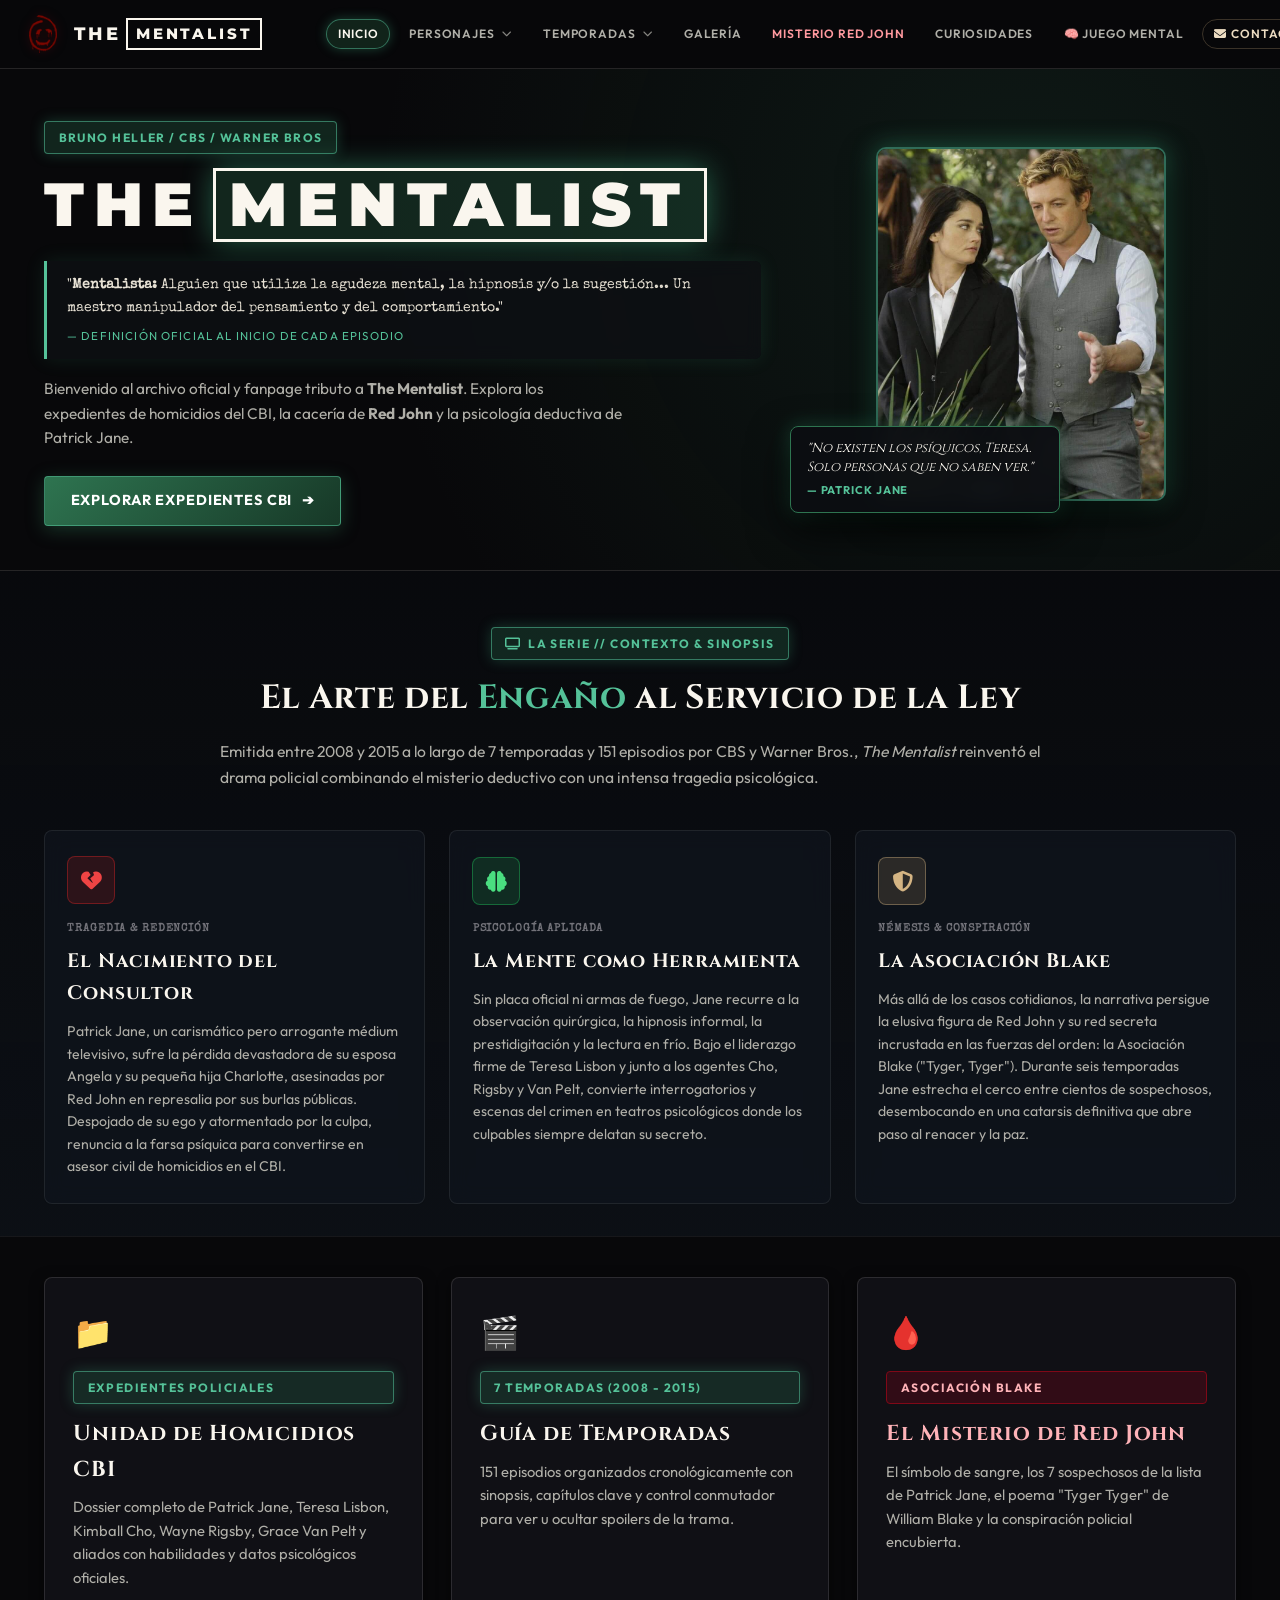
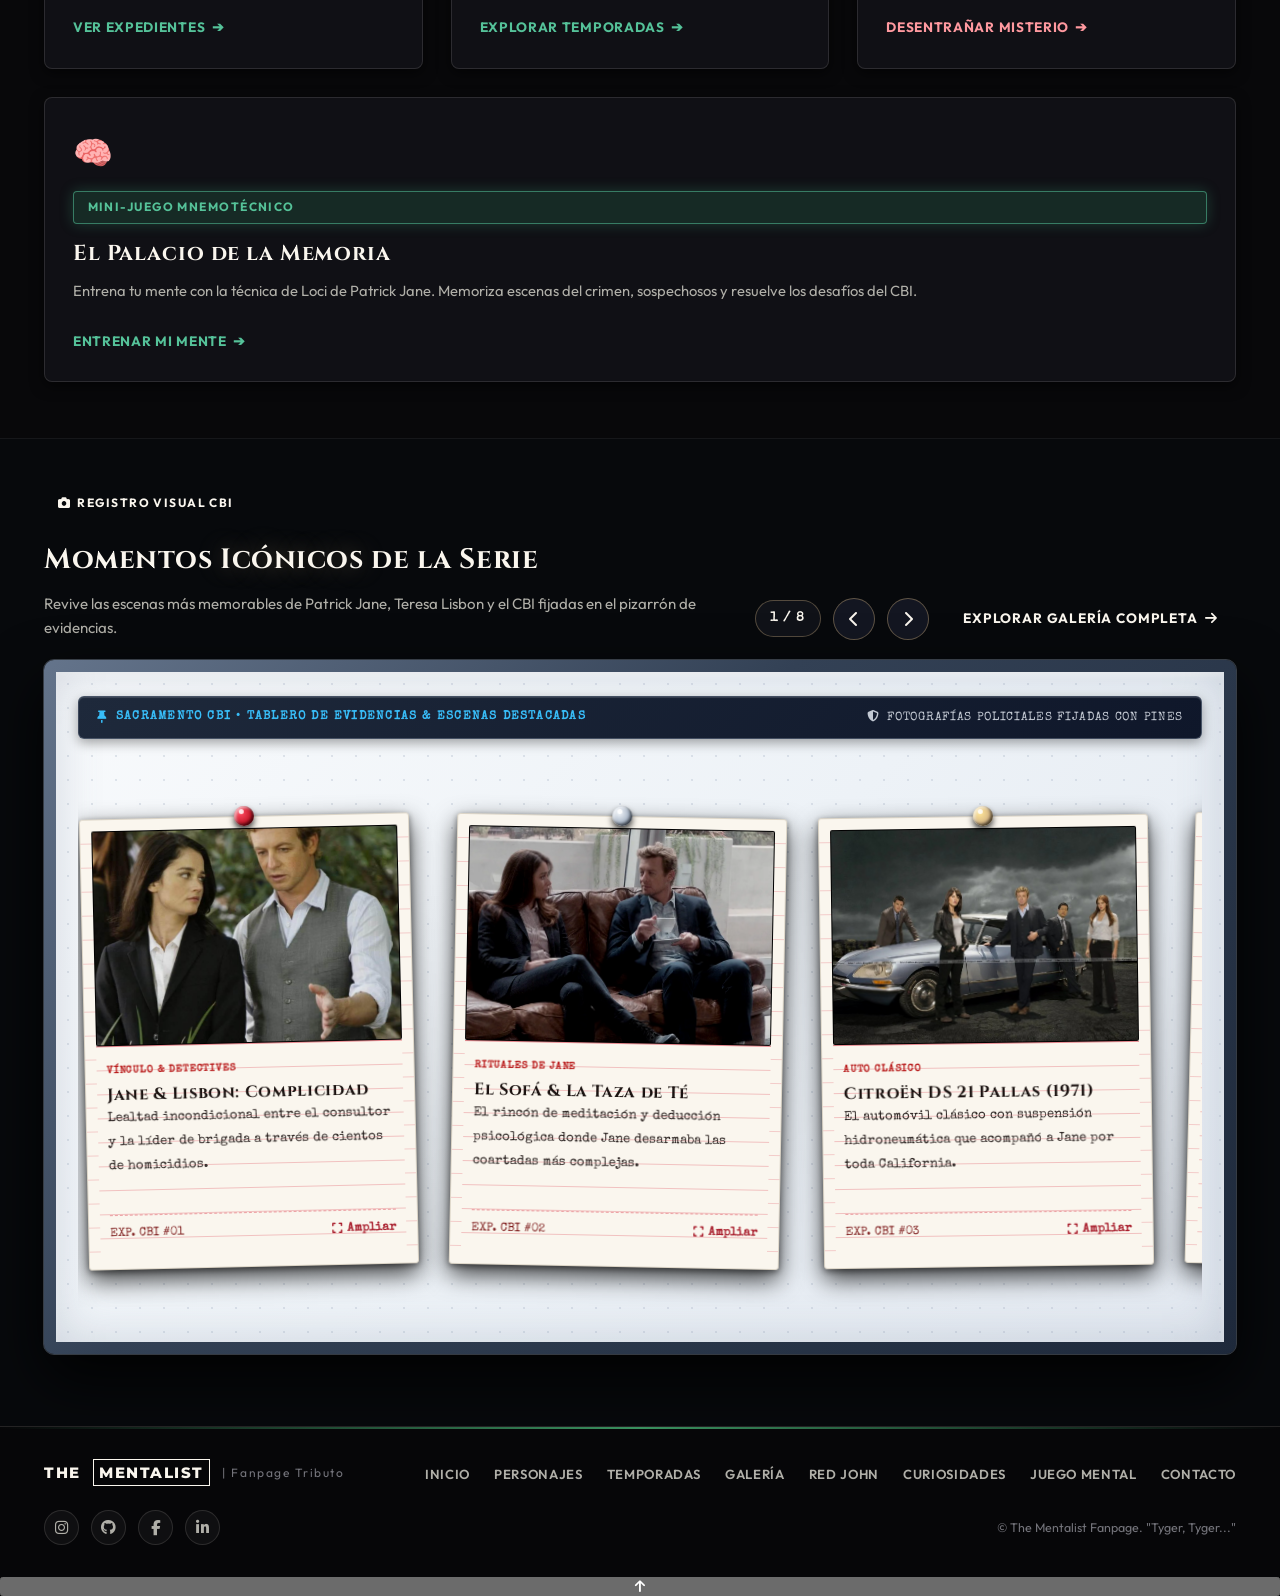
<file: index.html>
<!DOCTYPE html>
<html lang="es">

<head>
  <meta charset="UTF-8">
  <meta name="viewport" content="width=device-width, initial-scale=1.0">
  <meta name="description"
    content="Fanpage oficial no comercial dedicada a The Mentalist (El Mentalista). Explora los personajes del CBI, guía de temporadas y el misterio de Red John.">
  <title>The Mentalist | Fanpage Oficial</title>

  <link rel="stylesheet" href="https://cdnjs.cloudflare.com/ajax/libs/font-awesome/6.5.1/css/all.min.css">
  <link rel="stylesheet" href="css/style.css">
  <link rel="stylesheet" href="css/components.css">
  <link rel="stylesheet" href="css/pages.css">
</head>

<body>

  <!-- Encabezado Principal & Navegación -->
  <header class="site-header" id="mainHeader">
    <div class="container nav-container">
      <a href="index.html" class="brand-logo" title="The Mentalist Fanpage">
        <div class="brand-icon">
          <img src="img/Red-John-Smiley-Face.png" alt="Red John Smiley" class="brand-smiley-img" decoding="async">
          <div class="blood-drip-container">
            <span class="blood-drip drip-left"></span>
            <span class="blood-drip drip-right"></span>
            <span class="blood-drop drop-left"></span>
            <span class="blood-drop drop-right"></span>
            <span class="blood-puddle"></span>
          </div>
        </div>
        <div class="brand-text">
          <span>THE</span>
          <span class="logo-boxed">MENTALIST</span>
        </div>
      </a>

      <!-- Menú de Navegación -->
      <nav aria-label="Navegación principal">
        <ul class="nav-menu" id="navMenu">
          <li><a href="index.html" class="nav-link active">Inicio</a></li>

          <!-- Dropdown Personajes -->
          <li class="nav-item-dropdown" id="navItemPersonajes">
            <a href="personajes.html" class="nav-link nav-dropdown-trigger" id="dropdownPersonajesBtn" aria-haspopup="true" aria-expanded="false">
              <span>Personajes</span>
              <i class="fa-solid fa-chevron-down nav-dropdown-icon" aria-hidden="true"></i>
            </a>
            <div class="nav-dropdown-menu nav-dropdown-personajes" aria-labelledby="dropdownPersonajesBtn">
              <div class="dropdown-section-label">
                <i class="fa-solid fa-star"></i>
                <span>Principales de la saga</span>
              </div>
              <div class="dropdown-featured-grid">
                <a href="personajes.html?character=patrick-jane" class="dropdown-card-link" title="Abrir expediente de Patrick Jane">
                  <div class="dropdown-card-avatar">
                    <img src="img/characters/patrick_jane.jpg" alt="Patrick Jane" decoding="async">
                  </div>
                  <div class="dropdown-card-info">
                    <span class="dropdown-card-name">Patrick Jane</span>
                    <span class="dropdown-card-role">Consultor CBI / FBI</span>
                  </div>
                  <span class="dropdown-open-badge">Expediente <i class="fa-solid fa-folder-open"></i></span>
                </a>
                <a href="personajes.html?character=teresa-lisbon" class="dropdown-card-link" title="Abrir expediente de Teresa Lisbon">
                  <div class="dropdown-card-avatar">
                    <img src="img/characters/teresa_lisbon.jpg" alt="Teresa Lisbon" decoding="async">
                  </div>
                  <div class="dropdown-card-info">
                    <span class="dropdown-card-name">Teresa Lisbon</span>
                    <span class="dropdown-card-role">Agente Especial a Cargo</span>
                  </div>
                  <span class="dropdown-open-badge">Expediente <i class="fa-solid fa-folder-open"></i></span>
                </a>
                <a href="personajes.html?character=red-john" class="dropdown-card-link redjohn-card" title="Abrir expediente de Red John">
                  <div class="dropdown-card-avatar">
                    <img src="img/characters/red_john.jpg" alt="Red John" decoding="async">
                  </div>
                  <div class="dropdown-card-info">
                    <span class="dropdown-card-name">Red John</span>
                    <span class="dropdown-card-role">Némesis / Tyger Tyger</span>
                  </div>
                  <span class="dropdown-open-badge badge-crimson">Expediente <i class="fa-solid fa-skull"></i></span>
                </a>
              </div>

              <div class="dropdown-section-label">
                <i class="fa-solid fa-folder-tree"></i>
                <span>Divisiones & Archivo</span>
              </div>
              <div class="dropdown-categories-list">
                <a href="personajes.html?category=all" class="dropdown-cat-item">
                  <i class="fa-solid fa-boxes-stacked"></i>
                  <span>Todos los Expedientes</span>
                </a>
                <a href="personajes.html?category=cbi" class="dropdown-cat-item">
                  <i class="fa-solid fa-shield-halved"></i>
                  <span>División CBI (Sacramento)</span>
                </a>
                <a href="personajes.html?category=fbi" class="dropdown-cat-item">
                  <i class="fa-solid fa-building-columns"></i>
                  <span>Oficina FBI (Texas)</span>
                </a>
                <a href="personajes.html?category=nemesis" class="dropdown-cat-item nemesis-item">
                  <i class="fa-solid fa-skull"></i>
                  <span>Némesis & Antagonistas</span>
                </a>
              </div>
            </div>
          </li>

          <!-- Dropdown Temporadas -->
          <li class="nav-item-dropdown" id="navItemTemporadas">
            <a href="temporadas.html" class="nav-link nav-dropdown-trigger" id="dropdownTemporadasBtn" aria-haspopup="true" aria-expanded="false">
              <span>Temporadas</span>
              <i class="fa-solid fa-chevron-down nav-dropdown-icon" aria-hidden="true"></i>
            </a>
            <div class="nav-dropdown-menu nav-dropdown-temporadas" aria-labelledby="dropdownTemporadasBtn">
              <div class="dropdown-section-label">
                <i class="fa-solid fa-film"></i>
                <span>Guía Oficial de Temporadas</span>
              </div>
              <div class="dropdown-seasons-grid">
                <a href="temporadas.html?season=1" class="dropdown-season-card" title="Temporada 1">
                  <span class="season-badge">T1</span>
                  <div class="season-info-col">
                    <span class="season-title">La llegada del Consultor</span>
                    <span class="season-meta">2008 - 2009 &bull; 23 Eps</span>
                  </div>
                </a>
                <a href="temporadas.html?season=2" class="dropdown-season-card" title="Temporada 2">
                  <span class="season-badge">T2</span>
                  <div class="season-info-col">
                    <span class="season-title">La Amenaza de Bosco</span>
                    <span class="season-meta">2009 - 2010 &bull; 23 Eps</span>
                  </div>
                </a>
                <a href="temporadas.html?season=3" class="dropdown-season-card" title="Temporada 3">
                  <span class="season-badge">T3</span>
                  <div class="season-info-col">
                    <span class="season-title">La Conspiración Interna</span>
                    <span class="season-meta">2010 - 2011 &bull; 24 Eps</span>
                  </div>
                </a>
                <a href="temporadas.html?season=4" class="dropdown-season-card" title="Temporada 4">
                  <span class="season-badge">T4</span>
                  <div class="season-info-col">
                    <span class="season-title">El Juicio de Jane</span>
                    <span class="season-meta">2011 - 2012 &bull; 24 Eps</span>
                  </div>
                </a>
                <a href="temporadas.html?season=5" class="dropdown-season-card" title="Temporada 5">
                  <span class="season-badge">T5</span>
                  <div class="season-info-col">
                    <span class="season-title">Los Siete Sospechosos</span>
                    <span class="season-meta">2012 - 2013 &bull; 22 Eps</span>
                  </div>
                </a>
                <a href="temporadas.html?season=6" class="dropdown-season-card" title="Temporada 6">
                  <span class="season-badge">T6</span>
                  <div class="season-info-col">
                    <span class="season-title">La Caída de Red John</span>
                    <span class="season-meta">2013 - 2014 &bull; 22 Eps</span>
                  </div>
                </a>
                <a href="temporadas.html?season=7" class="dropdown-season-card" title="Temporada 7">
                  <span class="season-badge">T7</span>
                  <div class="season-info-col">
                    <span class="season-title">El Capítulo Final</span>
                    <span class="season-meta">2014 - 2015 &bull; 13 Eps</span>
                  </div>
                </a>
                <a href="temporadas.html?season=all" class="dropdown-season-card season-card-all" title="Ver todas las temporadas">
                  <span class="season-badge"><i class="fa-solid fa-list-check"></i></span>
                  <div class="season-info-col">
                    <span class="season-title">Ver Todas las Temporadas</span>
                    <span class="season-meta">151 Episodios &bull; Galería Completa</span>
                  </div>
                </a>
              </div>
            </div>
          </li>

          <li><a href="galeria.html" class="nav-link">Galería</a></li>
          <li><a href="red-john.html" class="nav-link nav-red-john">Misterio Red John</a></li>
          <li><a href="curiosidades.html" class="nav-link">Curiosidades</a></li>
          <li><a href="juego.html" class="nav-link nav-game-link">🧠 Juego Mental</a></li>
          <li><a href="contacto.html" class="nav-link nav-contact-link"><i class="fa-solid fa-envelope"></i> Contacto</a></li>
        </ul>
      </nav>

      <!-- Acciones de cabecera -->
      <div class="nav-actions">
        <button class="nav-toggle" id="navToggle" aria-label="Abrir menú" aria-expanded="false">
          <svg width="24" height="24" viewBox="0 0 24 24" fill="none" stroke="currentColor" stroke-width="2">
            <line x1="3" y1="12" x2="21" y2="12"></line>
            <line x1="3" y1="6" x2="21" y2="6"></line>
            <line x1="3" y1="18" x2="21" y2="18"></line>
          </svg>
        </button>
      </div>
    </div>
  </header>

  <main>
    <!-- HERO SECTION (PORTADA PRINCIPAL Y FORMATO ADAPTATIVO) -->
    <section class="hero-section" id="hero">
      <div class="hero-backdrop"></div>
      <div class="container">
        <div class="hero-grid">
          <div class="hero-content">
            <div class="hero-badge">
              <span class="badge badge-green">BRUNO HELLER / CBS / WARNER BROS</span>
            </div>

            <!-- H1 PRINCIPAL: "The mentalist" CON RECUADRO Y SOMBRA VERDE -->
            <h1 class="hero-main-title">
              <span>THE</span>
              <span class="box-frame">MENTALIST</span>
            </h1>

            <div class="hero-definition">
              <p>
                "<strong>Mentalista:</strong> Alguien que utiliza la agudeza mental, la hipnosis y/o la sugestión... Un maestro manipulador del pensamiento y del comportamiento."
              </p>
              <cite>— Definición oficial al inicio de cada episodio</cite>
            </div>

            <p class="hero-description">
              Bienvenido al archivo oficial y fanpage tributo a <strong>The Mentalist</strong>. Explora los expedientes de homicidios del CBI, la cacería de <strong>Red John</strong> y la psicología deductiva de Patrick Jane.
            </p>

            <div class="hero-ctas">
              <a href="personajes.html" class="btn btn-green" id="btnExploreCharacters">
                <span>Explorar Expedientes CBI</span>
                <span>➔</span>
              </a>
            </div>
          </div>

          <!-- Portada con Jane & Lisbon y Frase Emblemática -->
          <div class="hero-media">
            <div class="hero-poster-frame">
              <img src="img/jane&lisbon.jpeg" alt="Patrick Jane y Teresa Lisbon" class="hero-poster-img" decoding="async">
            </div>

            <div class="hero-floating-quote animate-float">
              <p>"No existen los psíquicos, Teresa. Solo personas que no saben ver."</p>
              <span>— Patrick Jane</span>
            </div>
          </div>
        </div>
      </div>
    </section>

    <!-- INTRODUCCIÓN GENERAL DE LA SERIE (DISTRIBUCIÓN EQUILIBRADA EN 3 PILARES) -->
    <section class="series-overview-section" id="sinopsisSerie">
      <div class="container">
        <div class="overview-header-block">
          <span class="badge badge-green"><i class="fa-solid fa-tv"></i> LA SERIE // CONTEXTO & SINOPSIS</span>
          <h2 class="overview-main-title">
            El Arte del <span class="text-green">Engaño</span> al Servicio de la Ley
          </h2>
          <p class="overview-subtitle">
            Emitida entre 2008 y 2015 a lo largo de 7 temporadas y 151 episodios por CBS y Warner Bros., <em>The Mentalist</em> reinventó el drama policial combinando el misterio deductivo con una intensa tragedia psicológica.
          </p>
        </div>

        <div class="overview-pillars-grid">
          <!-- Pilar 1: Premisa y Tragedia -->
          <article class="overview-pillar-card">
            <div class="pillar-icon-wrap icon-crimson">
              <i class="fa-solid fa-heart-crack"></i>
            </div>
            <span class="pillar-tag">TRAGEDIA & REDENCIÓN</span>
            <h3 class="pillar-title">El Nacimiento del Consultor</h3>
            <p class="pillar-desc">
              Patrick Jane, un carismático pero arrogante médium televisivo, sufre la pérdida devastadora de su esposa Angela y su pequeña hija Charlotte, asesinadas por Red John en represalia por sus burlas públicas. Despojado de su ego y atormentado por la culpa, renuncia a la farsa psíquica para convertirse en asesor civil de homicidios en el CBI.
            </p>
          </article>

          <!-- Pilar 2: Metodología y Psicología -->
          <article class="overview-pillar-card">
            <div class="pillar-icon-wrap icon-jade">
              <i class="fa-solid fa-brain"></i>
            </div>
            <span class="pillar-tag">PSICOLOGÍA APLICADA</span>
            <h3 class="pillar-title">La Mente como Herramienta</h3>
            <p class="pillar-desc">
              Sin placa oficial ni armas de fuego, Jane recurre a la observación quirúrgica, la hipnosis informal, la prestidigitación y la lectura en frío. Bajo el liderazgo firme de Teresa Lisbon y junto a los agentes Cho, Rigsby y Van Pelt, convierte interrogatorios y escenas del crimen en teatros psicológicos donde los culpables siempre delatan su secreto.
            </p>
          </article>

          <!-- Pilar 3: La Cruzada y Blake -->
          <article class="overview-pillar-card">
            <div class="pillar-icon-wrap icon-gold">
              <i class="fa-solid fa-shield-halved"></i>
            </div>
            <span class="pillar-tag">NÉMESIS & CONSPIRACIÓN</span>
            <h3 class="pillar-title">La Asociación Blake</h3>
            <p class="pillar-desc">
              Más allá de los casos cotidianos, la narrativa persigue la elusiva figura de Red John y su red secreta incrustada en las fuerzas del orden: la Asociación Blake ("Tyger, Tyger"). Durante seis temporadas Jane estrecha el cerco entre cientos de sospechosos, desembocando en una catarsis definitiva que abre paso al renacer y la paz.
            </p>
          </article>
        </div>
      </div>
    </section>

    <!-- SECCIONES DESTACADAS (CERO ESPACIOS VACÍOS, SE ADAPTAN AL ANCHO COMPLETO) -->
    <section class="container" style="padding: 2.5rem 1.5rem 3.5rem;">
      <div class="highlights-container">

        <article class="glass-card green-hover">
          <div style="font-size: 2rem; margin-bottom: 0.75rem; color: var(--green-bright);">📁</div>
          <span class="badge badge-green" style="margin-bottom: 0.75rem;">Expedientes Policiales</span>
          <h3 style="font-size: 1.35rem; margin-bottom: 0.5rem; color: var(--cream-pure);">Unidad de Homicidios CBI</h3>
          <p style="color: var(--text-secondary); font-size: 0.92rem; margin-bottom: 1.5rem; line-height: 1.6;">
            Dossier completo de Patrick Jane, Teresa Lisbon, Kimball Cho, Wayne Rigsby, Grace Van Pelt y aliados con
            habilidades y datos psicológicos oficiales.
          </p>
          <div style="margin-top: auto;">
            <a href="personajes.html"
              style="color: var(--green-bright); font-weight: 700; font-size: 0.85rem; text-transform: uppercase; letter-spacing: 0.05em; display: inline-flex; align-items: center; gap: 0.4rem;">
              Ver expedientes <span>➔</span>
            </a>
          </div>
        </article>

        <article class="glass-card green-hover">
          <div style="font-size: 2rem; margin-bottom: 0.75rem; color: var(--green-bright);">🎬</div>
          <span class="badge badge-green" style="margin-bottom: 0.75rem;">7 Temporadas (2008 - 2015)</span>
          <h3 style="font-size: 1.35rem; margin-bottom: 0.5rem; color: var(--cream-pure);">Guía de Temporadas</h3>
          <p style="color: var(--text-secondary); font-size: 0.92rem; margin-bottom: 1.5rem; line-height: 1.6;">
            151 episodios organizados cronológicamente con sinopsis, capítulos clave y control conmutador para ver u
            ocultar spoilers de la trama.
          </p>
          <div style="margin-top: auto;">
            <a href="temporadas.html"
              style="color: var(--green-bright); font-weight: 700; font-size: 0.85rem; text-transform: uppercase; letter-spacing: 0.05em; display: inline-flex; align-items: center; gap: 0.4rem;">
              Explorar temporadas <span>➔</span>
            </a>
          </div>
        </article>

        <article class="glass-card crimson-hover">
          <div style="font-size: 2rem; margin-bottom: 0.75rem; color: var(--crimson-bright);">🩸</div>
          <span class="badge badge-crimson" style="margin-bottom: 0.75rem;">Asociación Blake</span>
          <h3 style="font-size: 1.35rem; margin-bottom: 0.5rem; color: #ffb3b8;">El Misterio de Red John</h3>
          <p style="color: var(--text-secondary); font-size: 0.92rem; margin-bottom: 1.5rem; line-height: 1.6;">
            El símbolo de sangre, los 7 sospechosos de la lista de Patrick Jane, el poema "Tyger Tyger" de William Blake
            y la conspiración policial encubierta.
          </p>
          <div style="margin-top: auto;">
            <a href="red-john.html"
              style="color: #ff999f; font-weight: 700; font-size: 0.85rem; text-transform: uppercase; letter-spacing: 0.05em; display: inline-flex; align-items: center; gap: 0.4rem;">
              Desentrañar misterio <span>➔</span>
            </a>
          </div>
        </article>

        <article class="glass-card green-hover">
          <div style="font-size: 2rem; margin-bottom: 0.75rem; color: var(--green-bright);">🧠</div>
          <span class="badge badge-green" style="margin-bottom: 0.75rem;">Mini-Juego Mnemotécnico</span>
          <h3 style="font-size: 1.35rem; margin-bottom: 0.5rem; color: var(--cream-pure);">El Palacio de la Memoria</h3>
          <p style="color: var(--text-secondary); font-size: 0.92rem; margin-bottom: 1.5rem; line-height: 1.6;">
            Entrena tu mente con la técnica de Loci de Patrick Jane. Memoriza escenas del crimen, sospechosos y resuelve los desafíos del CBI.
          </p>
          <div style="margin-top: auto;">
            <a href="juego.html"
              style="color: var(--green-bright); font-weight: 700; font-size: 0.85rem; text-transform: uppercase; letter-spacing: 0.05em; display: inline-flex; align-items: center; gap: 0.4rem;">
              Entrenar mi mente <span>➔</span>
            </a>
          </div>
        </article>

      </div>
    </section>

    <!-- SECCIÓN CARRUSEL DE MOMENTOS ICÓNICOS (GALERÍA EN HOME) -->
    <section class="home-gallery-preview-section" id="momentosIconicos">
      <div class="container">
        <div class="gallery-header-row" style="margin-bottom: 1.25rem;">
          <div class="gallery-title-col">
            <span class="badge badge-gold"><i class="fa-solid fa-camera"></i> REGISTRO VISUAL CBI</span>
            <h2 class="gallery-main-title" style="font-size: 1.75rem; margin-top: 0.45rem;">
              Momentos <span class="text-gold">Icónicos</span> de la Serie
            </h2>
            <p class="gallery-subtitle">
              Revive las escenas más memorables de Patrick Jane, Teresa Lisbon y el CBI fijadas en el pizarrón de evidencias.
            </p>
          </div>

          <div style="display: flex; align-items: center; gap: 1rem; flex-wrap: wrap;">
            <!-- Controles del Carrusel -->
            <div class="gallery-controls">
              <span class="gallery-counter-badge" id="galleryCounter">1 / 8</span>
              <button type="button" class="gallery-nav-btn" id="galleryPrevBtn" aria-label="Momento anterior" title="Momento anterior">
                <i class="fa-solid fa-chevron-left"></i>
              </button>
              <button type="button" class="gallery-nav-btn" id="galleryNextBtn" aria-label="Momento siguiente" title="Momento siguiente">
                <i class="fa-solid fa-chevron-right"></i>
              </button>
            </div>
            <!-- Botón de Acceso Directo a la Galería Completa -->
            <a href="galeria.html" class="btn btn-gold" style="padding: 0.55rem 1.15rem; font-size: 0.85rem; font-weight: 700; display: inline-flex; align-items: center; gap: 0.45rem;">
              <span>Explorar Galería Completa</span>
              <i class="fa-solid fa-arrow-right"></i>
            </a>
          </div>
        </div>

        <!-- Pizarra de Evidencias (Whiteboard Estilo Policía/FBI) -->
        <div class="gallery-cork-board hero-cork-board">
          <div class="board-top-pin-bar">
            <span class="cork-board-label"><i class="fa-solid fa-thumbtack"></i> SACRAMENTO CBI &bull; TABLERO DE EVIDENCIAS & ESCENAS DESTACADAS</span>
            <span class="cork-board-note"><i class="fa-solid fa-shield-halved"></i> FOTOGRAFÍAS POLICIALES FIJADAS CON PINES</span>
          </div>

          <!-- Viewport y Carrusel Deslizable -->
          <div class="gallery-carousel-viewport" id="galleryViewport" tabindex="0" role="region" aria-label="Carrusel de momentos icónicos">
            <div class="gallery-carousel-track" id="galleryTrack">

              <!-- Tarjeta 1: Patrick & Lisbon -->
              <article class="gallery-card" tabindex="0" role="button" aria-label="Ver imagen: Jane & Lisbon en el CBI"
                data-img="img/jane&lisbon.jpeg" data-title="Jane & Lisbon: Complicidad en el CBI"
                data-tag="VÍNCULO & DETECTIVES" data-season="Temporadas 1 - 6"
                data-desc="La inquebrantable relación de confianza, exasperación mutua y lealtad incondicional entre el consultor Patrick Jane y la jefa de brigada Teresa Lisbon en las oficinas de Sacramento.">
                <div class="push-pin pin-crimson"></div>
                <div class="gallery-card-img-wrap">
                  <img src="img/jane&lisbon.jpeg" alt="Patrick Jane y Teresa Lisbon" class="gallery-card-img" loading="lazy" decoding="async">
                  <div class="gallery-card-zoom-hint"><i class="fa-solid fa-magnifying-glass-plus"></i></div>
                </div>
                <div class="gallery-card-body">
                  <div>
                    <span class="polaroid-stamp-tag">VÍNCULO & DETECTIVES</span>
                    <h3 class="gallery-card-title">Jane & Lisbon: Complicidad</h3>
                    <p class="gallery-card-desc">Lealtad incondicional entre el consultor y la líder de brigada a través de cientos de homicidios.</p>
                  </div>
                  <div class="gallery-card-footer">
                    <span>EXP. CBI #01</span>
                    <span class="expand-callout"><i class="fa-solid fa-expand"></i> Ampliar</span>
                  </div>
                </div>
              </article>

              <!-- Tarjeta 2: Sofá y Té -->
              <article class="gallery-card" tabindex="0" role="button" aria-label="Ver imagen: El Sofá Marrón y el Té"
                data-img="img/sillon&tea.jpg" data-title="El Sofá de Cuero & La Taza de Té" data-tag="RITUALES DE JANE"
                data-season="Santuario CBI & Austin FBI"
                data-desc="El emblemático sofá de cuero marrón y la taza de porcelana fina donde Jane resolvía casos aparentemente imposibles mientras fingía dormir, leyendo a testigos y sospechosos.">
                <div class="push-pin pin-silver"></div>
                <div class="gallery-card-img-wrap">
                  <img src="img/sillon&tea.jpg" alt="El Sofá Marrón y el Té de Patrick Jane" class="gallery-card-img" loading="lazy" decoding="async">
                  <div class="gallery-card-zoom-hint"><i class="fa-solid fa-magnifying-glass-plus"></i></div>
                </div>
                <div class="gallery-card-body">
                  <div>
                    <span class="polaroid-stamp-tag">RITUALES DE JANE</span>
                    <h3 class="gallery-card-title">El Sofá & La Taza de Té</h3>
                    <p class="gallery-card-desc">El rincón de meditación y deducción psicológica donde Jane desarmaba las coartadas más complejas.</p>
                  </div>
                  <div class="gallery-card-footer">
                    <span>EXP. CBI #02</span>
                    <span class="expand-callout"><i class="fa-solid fa-expand"></i> Ampliar</span>
                  </div>
                </div>
              </article>

              <!-- Tarjeta 3: Citroën DS 21 -->
              <article class="gallery-card" tabindex="0" role="button" aria-label="Ver imagen: El Citroën DS 21 Pallas"
                data-img="img/citroenDS2.jpg" data-title="El Citroën DS 21 Pallas (1971)"
                data-tag="ICONO AUTOMOVILÍSTICO" data-season="Vehículo Personal de Patrick Jane"
                data-desc="El vehículo francés con suspensión hidroneumática de Patrick Jane. Un tributo personal del actor Simon Baker a la legendaria serie Columbo, convirtiéndose en sello estético de la serie.">
                <div class="push-pin pin-gold"></div>
                <div class="gallery-card-img-wrap">
                  <img src="img/citroenDS2.jpg" alt="Citroën DS 21 Pallas de Patrick Jane" class="gallery-card-img" loading="lazy" decoding="async">
                  <div class="gallery-card-zoom-hint"><i class="fa-solid fa-magnifying-glass-plus"></i></div>
                </div>
                <div class="gallery-card-body">
                  <div>
                    <span class="polaroid-stamp-tag">AUTO CLÁSICO</span>
                    <h3 class="gallery-card-title">Citroën DS 21 Pallas (1971)</h3>
                    <p class="gallery-card-desc">El automóvil clásico con suspensión hidroneumática que acompañó a Jane por toda California.</p>
                  </div>
                  <div class="gallery-card-footer">
                    <span>EXP. CBI #03</span>
                    <span class="expand-callout"><i class="fa-solid fa-expand"></i> Ampliar</span>
                  </div>
                </div>
              </article>

              <!-- Tarjeta 4: La Sonrisa de Red John -->
              <article class="gallery-card" tabindex="0" role="button" aria-label="Ver imagen: La Sonrisa de Sangre"
                data-img="img/linterna-smiley-web.jpg" data-title="La Primera Sonrisa en la Pared"
                data-tag="FIRMA DE RED JOHN" data-season="Caso Piloto • S1E01"
                data-desc="La siniestra carita sonriente trazada con la sangre de las víctimas en el sentido de las agujas del reloj con tres dedos de la mano derecha enguantada.">
                <div class="push-pin pin-crimson"></div>
                <div class="gallery-card-img-wrap">
                  <img src="img/linterna-smiley-web.jpg" alt="La Sonrisa de Red John iluminada con linterna" class="gallery-card-img" loading="lazy" decoding="async">
                  <div class="gallery-card-zoom-hint"><i class="fa-solid fa-magnifying-glass-plus"></i></div>
                </div>
                <div class="gallery-card-body">
                  <div>
                    <span class="polaroid-stamp-tag">FIRMA DE RED JOHN</span>
                    <h3 class="gallery-card-title">La Sonrisa de Sangre</h3>
                    <p class="gallery-card-desc">La marca macabra que dio inicio a una cacería obsesiva a lo largo de diez años de venganza.</p>
                  </div>
                  <div class="gallery-card-footer">
                    <span>EXP. CBI #04</span>
                    <span class="expand-callout"><i class="fa-solid fa-expand"></i> Ampliar</span>
                  </div>
                </div>
              </article>

              <!-- Tarjeta 5: Los Siete Sospechosos -->
              <article class="gallery-card" tabindex="0" role="button" aria-label="Ver imagen: Los Siete Sospechosos"
                data-img="img/sospechosos.jpg" data-title="La Lista de los Siete Sospechosos"
                data-tag="PUNTO DE INFLEXIÓN" data-season="Temporada 5 • Episodio 22"
                data-desc="Jane reduce la lista definitiva de sospechosos a siete hombres de su pasado. Segundos después, un video dejado por Lorelei Martins revela que Red John predijo exactamente los mismos nombres.">
                <div class="push-pin pin-gold"></div>
                <div class="gallery-card-img-wrap">
                  <img src="img/sospechosos.jpg" alt="Los 7 Sospechosos de Red John" class="gallery-card-img" loading="lazy" decoding="async">
                  <div class="gallery-card-zoom-hint"><i class="fa-solid fa-magnifying-glass-plus"></i></div>
                </div>
                <div class="gallery-card-body">
                  <div>
                    <span class="polaroid-stamp-tag">PUNTO DE INFLEXIÓN</span>
                    <h3 class="gallery-card-title">Los Siete Sospechosos</h3>
                    <p class="gallery-card-desc">El momento en que Patrick Jane y Red John coinciden matemáticamente en la lista final.</p>
                  </div>
                  <div class="gallery-card-footer">
                    <span>EXP. CBI #05</span>
                    <span class="expand-callout"><i class="fa-solid fa-expand"></i> Ampliar</span>
                  </div>
                </div>
              </article>

              <!-- Tarjeta 6: Tyger Tyger -->
              <article class="gallery-card" tabindex="0" role="button" aria-label="Ver imagen: Tyger Tyger"
                data-img="img/frases/tigertiger.jpg" data-title="Tyger, Tyger: La Conspiración Blake"
                data-tag="ASOCIACIÓN BLAKE" data-season="Temporada 2 &bull; S2E23"
                data-desc="Red John salva a Patrick Jane de unos imitadores y le susurra al oído los primeros versos del poema de William Blake, destapando una red criminal en las agencias de la ley.">
                <div class="push-pin pin-crimson"></div>
                <div class="gallery-card-img-wrap">
                  <img src="img/frases/tigertiger.jpg" alt="Tyger Tyger poema de William Blake" class="gallery-card-img" loading="lazy" decoding="async">
                  <div class="gallery-card-zoom-hint"><i class="fa-solid fa-magnifying-glass-plus"></i></div>
                </div>
                <div class="gallery-card-body">
                  <div>
                    <span class="polaroid-stamp-tag">ASOCIACIÓN BLAKE</span>
                    <h3 class="gallery-card-title">Tyger, Tyger: Conspiración</h3>
                    <p class="gallery-card-desc">El susurro poético que reveló la existencia del sindicato clandestino policial de Red John.</p>
                  </div>
                  <div class="gallery-card-footer">
                    <span>EXP. CBI #06</span>
                    <span class="expand-callout"><i class="fa-solid fa-expand"></i> Ampliar</span>
                  </div>
                </div>
              </article>

              <!-- Tarjeta 7: La Caída de Red John (T6) -->
              <article class="gallery-card" tabindex="0" role="button" aria-label="Ver imagen: La Caída de Red John"
                data-img="img/Seasons/S6.jpg" data-title="La Caída de Red John (6x08)" data-tag="CLÍMAX DEFINITIVO"
                data-season="Temporada 6 • Episodio 8"
                data-desc="Tras la explosión en Malibú y una persecución a través de un cementerio y un parque, Patrick Jane acorrala al sheriff Thomas McAllister y consuma su venganza.">
                <div class="push-pin pin-silver"></div>
                <div class="gallery-card-img-wrap">
                  <img src="img/Seasons/S6.jpg" alt="Temporada 6: La Caída de Red John" class="gallery-card-img" loading="lazy" decoding="async">
                  <div class="gallery-card-zoom-hint"><i class="fa-solid fa-magnifying-glass-plus"></i></div>
                </div>
                <div class="gallery-card-body">
                  <div>
                    <span class="polaroid-stamp-tag">CLÍMAX DEFINITIVO</span>
                    <h3 class="gallery-card-title">La Caída de Red John</h3>
                    <p class="gallery-card-desc">El cierre de una década de duelo y la muerte del sheriff Thomas McAllister a manos de Jane.</p>
                  </div>
                  <div class="gallery-card-footer">
                    <span>EXP. CBI #07</span>
                    <span class="expand-callout"><i class="fa-solid fa-expand"></i> Ampliar</span>
                  </div>
                </div>
              </article>

              <!-- Tarjeta 8: Un Nuevo Comienzo (T7) -->
              <article class="gallery-card" tabindex="0" role="button" aria-label="Ver imagen: Un Nuevo Comienzo"
                data-img="img/Seasons/S7.jpg" data-title="Redención & Un Nuevo Comienzo" data-tag="RENACIMIENTO & BODA"
                data-season="Temporada 7 • Episodios Finales"
                data-desc="Liberado del peso de la venganza, Patrick Jane se integra al FBI en Austin junto a Lisbon, culminando su historia en una emotiva boda frente al lago y la promesa de una nueva vida.">
                <div class="push-pin pin-gold"></div>
                <div class="gallery-card-img-wrap">
                  <img src="img/Seasons/S7.jpg" alt="Temporada 7: Patrick Jane y Teresa Lisbon en el FBI" class="gallery-card-img" loading="lazy" decoding="async">
                  <div class="gallery-card-zoom-hint"><i class="fa-solid fa-magnifying-glass-plus"></i></div>
                </div>
                <div class="gallery-card-body">
                  <div>
                    <span class="polaroid-stamp-tag">RENACIMIENTO & BODA</span>
                    <h3 class="gallery-card-title">Redención & Nuevo Comienzo</h3>
                    <p class="gallery-card-desc">La reconstrucción emocional de Jane en el FBI y el feliz enlace matrimonial junto a Lisbon.</p>
                  </div>
                  <div class="gallery-card-footer">
                    <span>EXP. CBI #08</span>
                    <span class="expand-callout"><i class="fa-solid fa-expand"></i> Ampliar</span>
                  </div>
                </div>
              </article>

            </div>
          </div>
        </div>
      </div>
    </section>
  </main>


  <!-- FOOTER SIMPLIFICADO -->
  <footer class="site-footer">
    <div class="container footer-simple-content">
      <div class="footer-brand-compact">
        <span>THE</span>
        <span style="border: 1px solid var(--cream-pure); padding: 0 0.35rem;">MENTALIST</span>
        <span style="color: var(--text-muted); font-size: 0.75rem; font-weight: 400; font-family: var(--font-body);">|
          Fanpage Tributo</span>
      </div>

      <ul class="footer-nav-compact">
        <li><a href="index.html">Inicio</a></li>
        <li><a href="personajes.html">Personajes</a></li>
        <li><a href="temporadas.html">Temporadas</a></li>
        <li><a href="galeria.html">Galería</a></li>
        <li><a href="red-john.html">Red John</a></li>
        <li><a href="curiosidades.html">Curiosidades</a></li>
        <li><a href="juego.html">Juego Mental</a></li>
        <li><a href="contacto.html">Contacto</a></li>
      </ul>

      <div class="footer-social-links">
        <a href="https://www.instagram.com/lucass_cobanera/" target="_blank" rel="noopener noreferrer" class="social-icon" aria-label="Instagram" title="Instagram">
          <i class="fa-brands fa-instagram"></i>
        </a>
        <a href="https://github.com/LucasCobanera" target="_blank" rel="noopener noreferrer" class="social-icon" aria-label="GitHub" title="GitHub">
          <i class="fa-brands fa-github"></i>
        </a>
        <a href="https://www.facebook.com/lucas.cobanera.9" target="_blank" rel="noopener noreferrer" class="social-icon" aria-label="Facebook" title="Facebook">
          <i class="fa-brands fa-facebook-f"></i>
        </a>
        <a href="https://linkedin.com/in/lucas-cobanera-alucen-5aa892219/" target="_blank" rel="noopener noreferrer" class="social-icon" aria-label="LinkedIn" title="LinkedIn">
          <i class="fa-brands fa-linkedin-in"></i>
        </a>
      </div>

      <div class="footer-copy-text">
        &copy; The Mentalist Fanpage. "Tyger, Tyger..."
      </div>
    </div>
  </footer>

  <!-- =====================================================================
       VISOR DE IMÁGENES A PANTALLA COMPLETA (LIGHTBOX MODAL INTERACTIVO)
       ===================================================================== -->
  <div class="gallery-lightbox-modal" id="galleryLightbox" role="dialog" aria-modal="true" aria-hidden="true">
    <div class="lightbox-backdrop" id="lightboxBackdrop" aria-label="Cerrar visor de imagen"></div>
    <div class="lightbox-container" role="document">

      <!-- Chincheta 3D superior idéntica a las notas del tablero -->
      <div class="push-pin pin-crimson lightbox-push-pin" id="lightboxPushPin" title="Chincheta de sujeción"></div>

      <!-- Cabecera del Lightbox estilo nota/ficha -->
      <div class="lightbox-header">
        <div class="lightbox-header-info">
          <span class="lightbox-counter-badge" id="lightboxCounter">1 de 8</span>
          <span class="lightbox-tag-badge" id="lightboxTag">MOMENTO ICÓNICO</span>
        </div>
        <button type="button" class="lightbox-close-btn" id="lightboxCloseBtn" aria-label="Cerrar visor (Esc)"
          title="Cerrar visor (Esc)">
          <i class="fa-solid fa-xmark"></i>
        </button>
      </div>

      <!-- Escenario central con foto y flechas laterales -->
      <div class="lightbox-stage">
        <button type="button" class="lightbox-nav-btn prev" id="lightboxPrevBtn"
          aria-label="Foto anterior (Flecha izquierda)" title="Foto anterior (←)">
          <i class="fa-solid fa-chevron-left"></i>
        </button>

        <img src="img/jane&lisbon.jpeg" alt="Momento Icónico ampliado" class="lightbox-img" id="lightboxImg" decoding="async">

        <button type="button" class="lightbox-nav-btn next" id="lightboxNextBtn"
          aria-label="Siguiente foto (Flecha derecha)" title="Siguiente foto (→)">
          <i class="fa-solid fa-chevron-right"></i>
        </button>
      </div>

      <!-- Pie informativo de la escena -->
      <div class="lightbox-caption-box">
        <div class="lightbox-title-row">
          <h3 class="lightbox-title" id="lightboxTitle">Título del Momento</h3>
          <span class="lightbox-season" id="lightboxSeason">Temporada</span>
        </div>
        <p class="lightbox-desc" id="lightboxDesc">Descripción de la escena seleccionada.</p>
      </div>

    </div>
  </div>

  <!-- Scripts -->
  <script src="js/main.js"></script>
  <script src="js/gallery.js"></script>
</body>

</html>
</file>
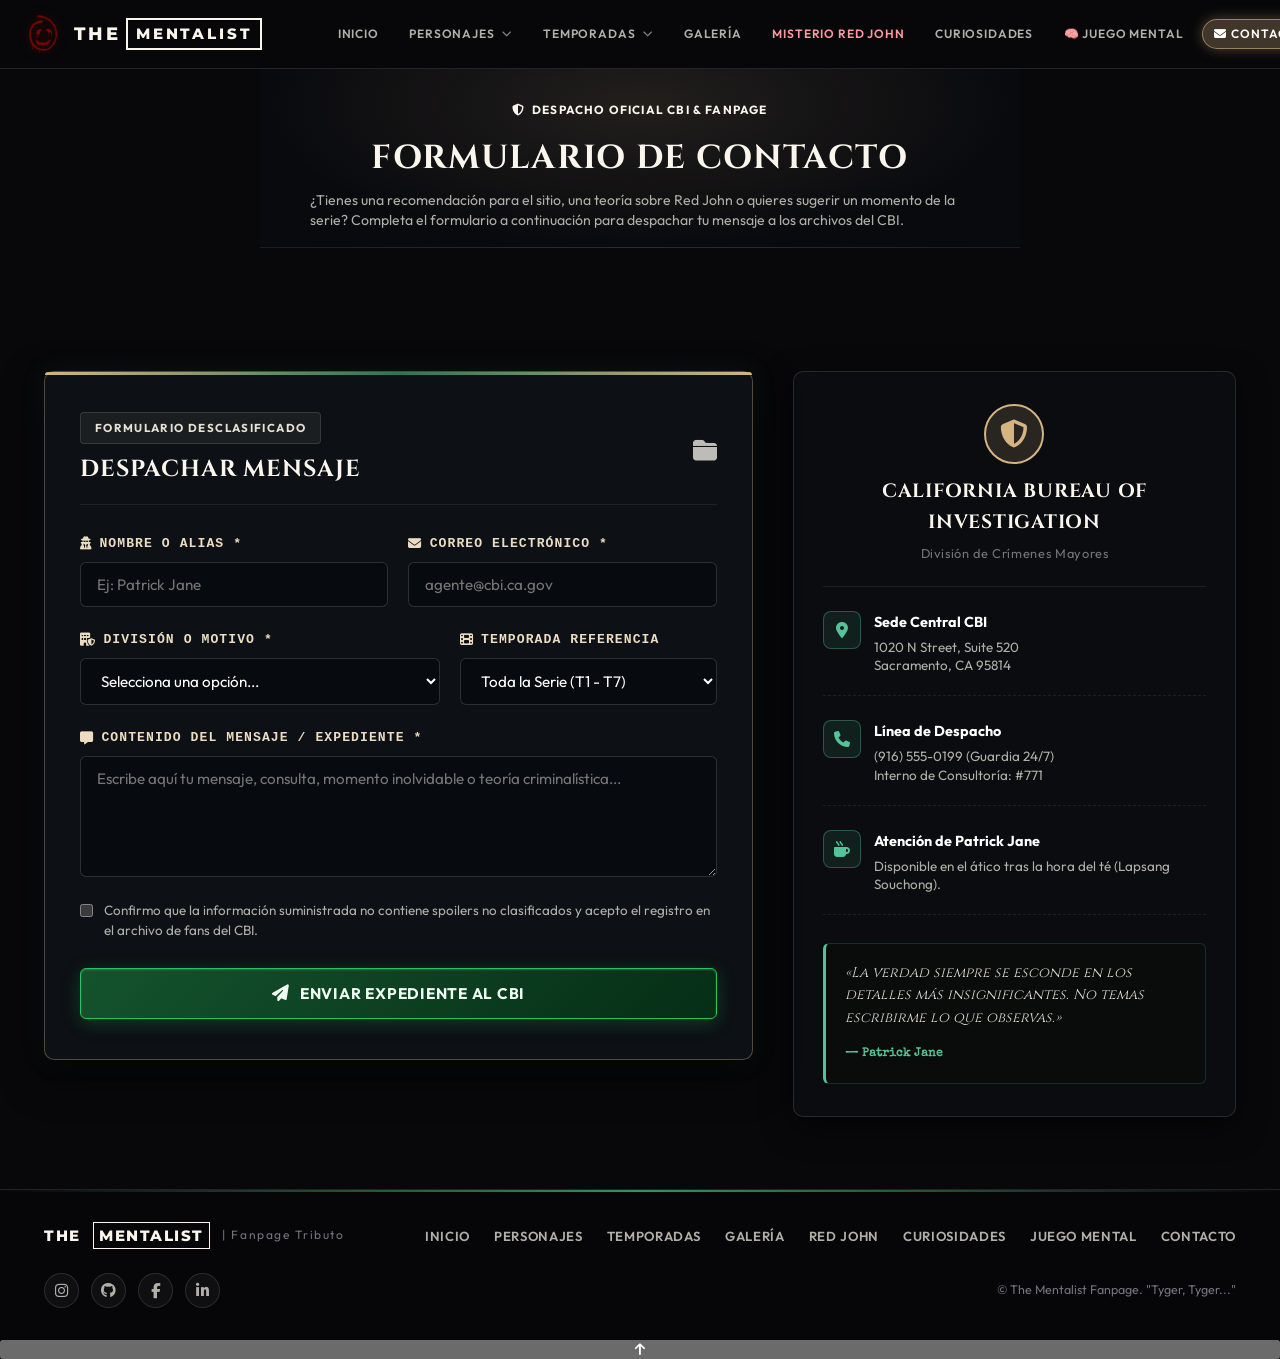
<file: contacto.html>
<!DOCTYPE html>
<html lang="es">

<head>
  <meta charset="UTF-8">
  <meta name="viewport" content="width=device-width, initial-scale=1.0">
  <meta name="description"
    content="Formulario de contacto oficial de The Mentalist Fanpage. Envía tus sugerencias, teorías sobre Red John, momentos favoritos o comentarios para la brigada del CBI.">
  <title>Contacto & Despacho Oficial | The Mentalist</title>

  <!-- Google Fonts & Font Awesome -->
  <link rel="preconnect" href="https://fonts.googleapis.com">
  <link rel="preconnect" href="https://fonts.gstatic.com" crossorigin>
  <link
    href="https://fonts.googleapis.com/css2?family=Cinzel:wght@500;700;800;900&family=Inter:wght@300;400;500;600;700&family=Special+Elite&display=swap"
    rel="stylesheet">
  <link rel="stylesheet" href="https://cdnjs.cloudflare.com/ajax/libs/font-awesome/6.4.0/css/all.min.css">

  <!-- Estilos CSS -->
  <link rel="stylesheet" href="css/style.css">
  <link rel="stylesheet" href="css/components.css">
  <link rel="stylesheet" href="css/pages.css">

  <style>
    /* Estilos específicos para la página de Contacto CBI */
    .contact-layout-grid {
      display: grid;
      grid-template-columns: 1.6fr 1fr;
      gap: 2.5rem;
      align-items: start;
      margin-top: 2rem;
    }

    .contact-form-card {
      background: rgba(14, 17, 22, 0.94);
      border: 1px solid rgba(212, 180, 131, 0.35);
      border-radius: 10px;
      padding: 2.5rem 2.2rem;
      box-shadow: 0 16px 40px rgba(0, 0, 0, 0.7), 0 0 25px rgba(46, 116, 80, 0.15);
      position: relative;
    }

    .contact-form-card::before {
      content: '';
      position: absolute;
      top: 0;
      left: 0;
      right: 0;
      height: 3px;
      background: linear-gradient(90deg, #d4b483, #2e7450, #d4b483);
      border-radius: 10px 10px 0 0;
    }

    .contact-form-group {
      margin-bottom: 1.4rem;
      display: flex;
      flex-direction: column;
      gap: 0.45rem;
      text-align: left;
    }

    .contact-form-label {
      font-family: var(--font-mono, 'Courier New', monospace);
      font-size: 0.82rem;
      text-transform: uppercase;
      letter-spacing: 0.08em;
      color: #ecdcc2;
      font-weight: 600;
      display: flex;
      align-items: center;
      gap: 0.45rem;
    }

    .contact-form-input,
    .contact-form-select,
    .contact-form-textarea {
      width: 100%;
      background: rgba(8, 10, 14, 0.85);
      border: 1px solid rgba(255, 255, 255, 0.15);
      border-radius: 6px;
      padding: 0.75rem 1rem;
      color: #fff;
      font-family: var(--font-body, sans-serif);
      font-size: 0.95rem;
      transition: all 0.25s ease;
      outline: none;
    }

    .contact-form-input:focus,
    .contact-form-select:focus,
    .contact-form-textarea:focus {
      border-color: #55c299;
      box-shadow: 0 0 12px rgba(85, 194, 153, 0.35);
      background: rgba(12, 16, 20, 0.95);
    }

    .contact-form-select option {
      background: #0e1116;
      color: #fff;
    }

    .contact-sidebar-card {
      background: rgba(12, 14, 18, 0.92);
      border: 1px solid var(--border-subtle);
      border-radius: 10px;
      padding: 2rem 1.8rem;
      box-shadow: 0 10px 30px rgba(0, 0, 0, 0.6);
      text-align: left;
    }

    .contact-info-item {
      display: flex;
      align-items: flex-start;
      gap: 0.85rem;
      margin-bottom: 1.5rem;
      padding-bottom: 1.25rem;
      border-bottom: 1px dashed rgba(255, 255, 255, 0.08);
    }

    .contact-info-item:last-child {
      border-bottom: none;
      margin-bottom: 0;
      padding-bottom: 0;
    }

    .contact-info-icon {
      width: 38px;
      height: 38px;
      border-radius: 8px;
      background: rgba(46, 116, 80, 0.2);
      border: 1px solid rgba(85, 194, 153, 0.35);
      display: flex;
      align-items: center;
      justify-content: center;
      color: #55c299;
      font-size: 1rem;
      flex-shrink: 0;
    }

    .contact-success-banner {
      display: none;
      position: relative;
      background: rgba(22, 101, 52, 0.22);
      border: 1.5px solid #22c55e;
      border-radius: 8px;
      padding: 1.35rem 1.6rem;
      margin-bottom: 1.75rem;
      color: #bbf7d0;
      text-align: left;
      overflow: hidden;
      animation: fadeIn 0.35s ease-out;
      box-shadow: 0 4px 20px rgba(0, 0, 0, 0.4), inset 0 1px 1px rgba(255, 255, 255, 0.1);
    }

    .contact-success-banner.active {
      display: block;
    }

    /* Botón de Despacho Táctico CBI con Microanimaciones */
    .btn-cbi-dispatch {
      position: relative;
      width: 100%;
      display: inline-flex;
      align-items: center;
      justify-content: center;
      gap: 0.65rem;
      padding: 0.95rem 1.75rem;
      font-size: 0.96rem;
      font-weight: 700;
      font-family: var(--font-body, sans-serif);
      letter-spacing: 0.05em;
      text-transform: uppercase;
      color: #f0fdf4;
      background: linear-gradient(135deg, #14532d 0%, #052e16 100%);
      border: 1.5px solid #22c55e;
      border-radius: 6px;
      cursor: pointer;
      overflow: hidden;
      box-shadow: 0 4px 18px rgba(34, 197, 94, 0.25), inset 0 1px 2px rgba(255, 255, 255, 0.2);
      transition: all 0.28s cubic-bezier(0.16, 1, 0.3, 1);
    }

    .btn-cbi-dispatch::before {
      content: '';
      position: absolute;
      top: 0;
      left: -100%;
      width: 100%;
      height: 100%;
      background: linear-gradient(90deg, transparent, rgba(255, 255, 255, 0.22), transparent);
      transition: left 0.65s ease;
    }

    .btn-cbi-dispatch:hover {
      background: linear-gradient(135deg, #166534 0%, #0f3d20 100%);
      border-color: #4ade80;
      color: #ffffff;
      transform: translateY(-2px);
      box-shadow: 0 8px 25px rgba(34, 197, 94, 0.45), 0 0 16px rgba(74, 222, 128, 0.35);
    }

    .btn-cbi-dispatch:hover::before {
      left: 100%;
    }

    .btn-dispatch-icon {
      font-size: 1.05rem;
      transition: transform 0.3s cubic-bezier(0.34, 1.56, 0.64, 1);
    }

    .btn-cbi-dispatch:hover .btn-dispatch-icon {
      transform: translateX(4px) translateY(-2px) rotate(-14deg);
    }

    .btn-cbi-dispatch:active {
      transform: translateY(0);
      box-shadow: 0 3px 10px rgba(34, 197, 94, 0.3);
    }

    /* Estado de Expediente Despachado / Verificado al Enviar */
    .btn-cbi-dispatch.is-sent {
      background: linear-gradient(135deg, #059669 0%, #047857 100%) !important;
      border-color: #34d399 !important;
      color: #ffffff !important;
      box-shadow: 0 0 25px rgba(52, 211, 153, 0.55), inset 0 1px 2px rgba(255, 255, 255, 0.3) !important;
      cursor: default;
      pointer-events: none;
      animation: pulseSent 2.2s infinite ease-in-out;
    }

    @keyframes pulseSent {
      0%, 100% { box-shadow: 0 0 16px rgba(52, 211, 153, 0.4); }
      50% { box-shadow: 0 0 30px rgba(52, 211, 153, 0.8); }
    }

    /* Sello Circular Policial CBI (Animated Police/Postal Round Stamp) */
    .cbi-round-stamp {
      position: absolute;
      top: 50%;
      right: 25px;
      width: 130px;
      height: 130px;
      margin-top: -65px;
      border-radius: 50%;
      border: 3px dashed #b91c1c;
      display: flex;
      align-items: center;
      justify-content: center;
      pointer-events: none;
      opacity: 0;
      z-index: 10;
      box-shadow: 0 0 12px rgba(185, 28, 28, 0.3);
      transform: rotate(-14deg) scale(0);
    }

    .contact-success-banner.active .cbi-round-stamp {
      animation: stampImpact 0.55s cubic-bezier(0.18, 0.89, 0.32, 1.28) 0.1s forwards;
    }

    @keyframes stampImpact {
      0% {
        opacity: 0;
        transform: scale(2.8) rotate(-35deg);
        filter: blur(5px);
      }
      60% {
        opacity: 0.95;
        transform: scale(0.92) rotate(-11deg);
        filter: blur(0px);
      }
      80% {
        transform: scale(1.05) rotate(-15deg);
      }
      100% {
        opacity: 0.92;
        transform: scale(1) rotate(-13deg);
      }
    }

    .stamp-inner-border {
      width: 114px;
      height: 114px;
      border-radius: 50%;
      border: 2px solid #b91c1c;
      display: flex;
      flex-direction: column;
      align-items: center;
      justify-content: center;
      text-align: center;
      padding: 4px;
      color: #b91c1c;
      font-family: var(--font-typewriter, monospace);
      background: rgba(185, 28, 28, 0.05);
    }

    .stamp-sub-top {
      font-size: 0.44rem;
      font-weight: 800;
      letter-spacing: 0.05em;
      line-height: 1.1;
      text-transform: uppercase;
    }

    .stamp-stars {
      font-size: 0.42rem;
      color: #dc2626;
      margin: 1px 0;
      letter-spacing: 0.15em;
    }

    .stamp-title-main {
      font-family: var(--font-display, serif);
      font-size: 0.92rem;
      font-weight: 900;
      letter-spacing: 0.12em;
      line-height: 1;
      color: #991b1b;
      border-top: 1.5px solid #b91c1c;
      border-bottom: 1.5px solid #b91c1c;
      padding: 2px 4px;
      margin: 2px 0;
      text-transform: uppercase;
    }

    .stamp-division {
      font-size: 0.48rem;
      font-weight: 800;
      letter-spacing: 0.04em;
      line-height: 1.1;
    }

    .stamp-sub-bottom {
      font-size: 0.40rem;
      font-weight: 700;
      letter-spacing: 0.04em;
      text-transform: uppercase;
    }

    .contact-form-row {
      display: grid;
      grid-template-columns: 1fr 1fr;
      gap: 1.25rem;
    }

    .contact-form-row-asunto {
      grid-template-columns: 1.4fr 1fr;
    }

    @media (max-width: 900px) {
      .contact-layout-grid {
        grid-template-columns: 1fr;
        gap: 2rem;
      }
      .cbi-round-stamp {
        position: static;
        margin: 1rem auto 0;
        width: 110px;
        height: 110px;
      }
      .stamp-inner-border {
        width: 96px;
        height: 96px;
      }
    }

    @media (max-width: 768px) {
      .contact-form-row,
      .contact-form-row-asunto {
        grid-template-columns: 1fr !important;
        gap: 0.85rem !important;
      }
    }

    @media (max-width: 576px) {
      .contact-form-card {
        padding: 1.75rem 1.25rem;
      }
    }
  </style>
</head>

<body class="page-contact">

  <!-- CABECERA PRINCIPAL -->
  <header class="site-header" id="mainHeader">
    <div class="container nav-container">
      <a href="index.html" class="brand-logo" title="The Mentalist Fanpage">
        <div class="brand-icon">
          <img src="img/Red-John-Smiley-Face.png" alt="Red John Smiley" class="brand-smiley-img">
          <div class="blood-drip-container">
            <span class="blood-drip drip-left"></span>
            <span class="blood-drip drip-right"></span>
            <span class="blood-drop drop-left"></span>
            <span class="blood-drop drop-right"></span>
            <span class="blood-puddle"></span>
          </div>
        </div>
        <div class="brand-text">
          <span>THE</span>
          <span class="logo-boxed">MENTALIST</span>
        </div>
      </a>

      <!-- Menú de Navegación -->
      <nav aria-label="Navegación principal">
        <ul class="nav-menu" id="navMenu">
          <li><a href="index.html" class="nav-link">Inicio</a></li>

          <!-- Dropdown Personajes -->
          <li class="nav-item-dropdown" id="navItemPersonajes">
            <a href="personajes.html" class="nav-link nav-dropdown-trigger" id="dropdownPersonajesBtn" aria-haspopup="true" aria-expanded="false">
              <span>Personajes</span>
              <i class="fa-solid fa-chevron-down nav-dropdown-icon" aria-hidden="true"></i>
            </a>
            <div class="nav-dropdown-menu nav-dropdown-personajes" aria-labelledby="dropdownPersonajesBtn">
              <div class="dropdown-section-label">
                <i class="fa-solid fa-star"></i>
                <span>Principales de la saga</span>
              </div>
              <div class="dropdown-featured-grid">
                <a href="personajes.html?character=patrick-jane" class="dropdown-card-link" title="Abrir expediente de Patrick Jane">
                  <div class="dropdown-card-avatar">
                    <img src="img/characters/patrick_jane.jpg" alt="Patrick Jane">
                  </div>
                  <div class="dropdown-card-info">
                    <span class="dropdown-card-name">Patrick Jane</span>
                    <span class="dropdown-card-role">Consultor CBI / FBI</span>
                  </div>
                  <span class="dropdown-open-badge">Expediente <i class="fa-solid fa-folder-open"></i></span>
                </a>
                <a href="personajes.html?character=teresa-lisbon" class="dropdown-card-link" title="Abrir expediente de Teresa Lisbon">
                  <div class="dropdown-card-avatar">
                    <img src="img/characters/teresa_lisbon.jpg" alt="Teresa Lisbon">
                  </div>
                  <div class="dropdown-card-info">
                    <span class="dropdown-card-name">Teresa Lisbon</span>
                    <span class="dropdown-card-role">Agente Especial a Cargo</span>
                  </div>
                  <span class="dropdown-open-badge">Expediente <i class="fa-solid fa-folder-open"></i></span>
                </a>
                <a href="personajes.html?character=red-john" class="dropdown-card-link redjohn-card" title="Abrir expediente de Red John">
                  <div class="dropdown-card-avatar">
                    <img src="img/characters/red_john.jpg" alt="Red John">
                  </div>
                  <div class="dropdown-card-info">
                    <span class="dropdown-card-name">Red John</span>
                    <span class="dropdown-card-role">Némesis / Tyger Tyger</span>
                  </div>
                  <span class="dropdown-open-badge badge-crimson">Expediente <i class="fa-solid fa-skull"></i></span>
                </a>
              </div>

              <div class="dropdown-section-label">
                <i class="fa-solid fa-folder-tree"></i>
                <span>Divisiones & Archivo</span>
              </div>
              <div class="dropdown-categories-list">
                <a href="personajes.html?category=all" class="dropdown-cat-item">
                  <i class="fa-solid fa-boxes-stacked"></i>
                  <span>Todos los Expedientes</span>
                </a>
                <a href="personajes.html?category=cbi" class="dropdown-cat-item">
                  <i class="fa-solid fa-shield-halved"></i>
                  <span>División CBI (Sacramento)</span>
                </a>
                <a href="personajes.html?category=fbi" class="dropdown-cat-item">
                  <i class="fa-solid fa-building-columns"></i>
                  <span>Oficina FBI (Texas)</span>
                </a>
                <a href="personajes.html?category=nemesis" class="dropdown-cat-item nemesis-item">
                  <i class="fa-solid fa-skull"></i>
                  <span>Némesis & Antagonistas</span>
                </a>
              </div>
            </div>
          </li>

          <!-- Dropdown Temporadas -->
          <li class="nav-item-dropdown" id="navItemTemporadas">
            <a href="temporadas.html" class="nav-link nav-dropdown-trigger" id="dropdownTemporadasBtn" aria-haspopup="true" aria-expanded="false">
              <span>Temporadas</span>
              <i class="fa-solid fa-chevron-down nav-dropdown-icon" aria-hidden="true"></i>
            </a>
            <div class="nav-dropdown-menu nav-dropdown-temporadas" aria-labelledby="dropdownTemporadasBtn">
              <div class="dropdown-section-label">
                <i class="fa-solid fa-film"></i>
                <span>Guía Oficial de Temporadas</span>
              </div>
              <div class="dropdown-seasons-grid">
                <a href="temporadas.html?season=1" class="dropdown-season-card" title="Temporada 1">
                  <span class="season-badge">T1</span>
                  <div class="season-info-col">
                    <span class="season-title">La llegada del Consultor</span>
                    <span class="season-meta">2008 - 2009 &bull; 23 Eps</span>
                  </div>
                </a>
                <a href="temporadas.html?season=2" class="dropdown-season-card" title="Temporada 2">
                  <span class="season-badge">T2</span>
                  <div class="season-info-col">
                    <span class="season-title">La Amenaza de Bosco</span>
                    <span class="season-meta">2009 - 2010 &bull; 23 Eps</span>
                  </div>
                </a>
                <a href="temporadas.html?season=3" class="dropdown-season-card" title="Temporada 3">
                  <span class="season-badge">T3</span>
                  <div class="season-info-col">
                    <span class="season-title">El Falso Red John</span>
                    <span class="season-meta">2010 - 2011 &bull; 24 Eps</span>
                  </div>
                </a>
                <a href="temporadas.html?season=4" class="dropdown-season-card" title="Temporada 4">
                  <span class="season-badge">T4</span>
                  <div class="season-info-col">
                    <span class="season-title">El Sombrero Carmesí</span>
                    <span class="season-meta">2011 - 2012 &bull; 24 Eps</span>
                  </div>
                </a>
                <a href="temporadas.html?season=5" class="dropdown-season-card" title="Temporada 5">
                  <span class="season-badge">T5</span>
                  <div class="season-info-col">
                    <span class="season-title">Los 7 Sospechosos</span>
                    <span class="season-meta">2012 - 2013 &bull; 22 Eps</span>
                  </div>
                </a>
                <a href="temporadas.html?season=6" class="dropdown-season-card" title="Temporada 6">
                  <span class="season-badge">T6</span>
                  <div class="season-info-col">
                    <span class="season-title">Desenlace & Fin de Red John</span>
                    <span class="season-meta">2013 - 2014 &bull; 22 Eps</span>
                  </div>
                </a>
                <a href="temporadas.html?season=7" class="dropdown-season-card" title="Temporada 7">
                  <span class="season-badge">T7</span>
                  <div class="season-info-col">
                    <span class="season-title">Nuevo Comienzo en el FBI</span>
                    <span class="season-meta">2014 - 2015 &bull; 13 Eps</span>
                  </div>
                </a>
              </div>
            </div>
          </li>

          <li><a href="galeria.html" class="nav-link">Galería</a></li>
          <li><a href="red-john.html" class="nav-link nav-red-john">Misterio Red John</a></li>
          <li><a href="curiosidades.html" class="nav-link">Curiosidades</a></li>
          <li><a href="juego.html" class="nav-link nav-game-link">🧠 Juego Mental</a></li>
          <li><a href="contacto.html" class="nav-link nav-contact-link active"><i class="fa-solid fa-envelope"></i> Contacto</a></li>
        </ul>
      </nav>

      <!-- Acciones de cabecera -->
      <div class="nav-actions">
        <button class="nav-toggle" id="navToggle" aria-label="Abrir menú" aria-expanded="false">
          <svg width="24" height="24" viewBox="0 0 24 24" fill="none" stroke="currentColor" stroke-width="2">
            <line x1="3" y1="12" x2="21" y2="12"></line>
            <line x1="3" y1="6" x2="21" y2="6"></line>
            <line x1="3" y1="18" x2="21" y2="18"></line>
          </svg>
        </button>
      </div>
    </div>
  </header>

  <main>
    <!-- HERO HEADER DE CONTACTO (COMPACTO) -->
    <div class="section-header" style="padding: 1.6rem 1.5rem 1rem; text-align: center; background: radial-gradient(ellipse at 50% 20%, rgba(212, 180, 131, 0.12) 0%, transparent 70%), #090a0e; border-bottom: 1px solid rgba(255,255,255,0.08);">
      <div class="container">
        <span class="badge badge-gold" style="font-size: 0.74rem; letter-spacing: 0.1em; margin-bottom: 0.35rem;">
          <i class="fa-solid fa-shield-halved"></i> DESPACHO OFICIAL CBI & FANPAGE
        </span>
        <h1 style="font-family: var(--font-display, serif); font-size: clamp(1.5rem, 2.6vw, 2.1rem); text-transform: uppercase; color: var(--cream-pure); letter-spacing: 0.04em; margin-bottom: 0.25rem;">
          Formulario de <span class="text-gold">Contacto</span>
        </h1>
        <p style="max-width: 660px; margin: 0 auto; color: var(--text-secondary); font-size: 0.88rem; line-height: 1.45;">
          ¿Tienes una recomendación para el sitio, una teoría sobre Red John o quieres sugerir un momento de la serie? Completa el formulario a continuación para despachar tu mensaje a los archivos del CBI.
        </p>
      </div>
    </div>

    <!-- CONTENEDOR PRINCIPAL DE CONTACTO -->
    <div class="container" style="padding: 2.2rem 1.5rem 4.5rem;">
      <div class="contact-layout-grid">

        <!-- Columna Izquierda: Formulario Oficial -->
        <section class="contact-form-card" aria-labelledby="contactFormTitle">
          <div style="display: flex; justify-content: space-between; align-items: center; margin-bottom: 1.75rem; border-bottom: 1px solid rgba(255,255,255,0.08); padding-bottom: 1rem;">
            <div>
              <span class="badge badge-cbi" style="font-size: 0.72rem; margin-bottom: 0.35rem;">FORMULARIO DESCLASIFICADO</span>
              <h2 id="contactFormTitle" style="font-family: var(--font-display, serif); font-size: 1.45rem; color: var(--cream-pure); margin: 0; text-transform: uppercase; letter-spacing: 0.04em;">
                Despachar Mensaje
              </h2>
            </div>
            <i class="fa-solid fa-folder-closed" style="color: var(--gold); font-size: 1.5rem; opacity: 0.75;"></i>
          </div>

          <!-- Banner de éxito al enviar con Sello Circular Policial CBI -->
          <div class="contact-success-banner" id="contactSuccessBanner" role="status" aria-live="polite">
            <div class="cbi-round-stamp" id="cbiRoundStamp" aria-hidden="true">
              <div class="stamp-inner-border">
                <div class="stamp-sub-top">CALIFORNIA BUREAU OF INVESTIGATION</div>
                <div class="stamp-stars"><i class="fa-solid fa-star"></i> <i class="fa-solid fa-star"></i> <i class="fa-solid fa-star"></i></div>
                <div class="stamp-title-main">DESPACHADO</div>
                <div class="stamp-division">EVIDENCE #CBI-<span id="stampIdNumber">8492</span></div>
                <div class="stamp-sub-bottom">SACRAMENTO HEADQUARTERS</div>
              </div>
            </div>
            <div style="display: flex; align-items: center; gap: 0.65rem; margin-bottom: 0.4rem; position: relative; z-index: 2;">
              <i class="fa-solid fa-circle-check" style="font-size: 1.25rem; color: #55c299;"></i>
              <strong style="font-size: 1.05rem; color: #fff;">¡Expediente Despachado con Éxito!</strong>
            </div>
            <p style="font-size: 0.88rem; margin: 0; line-height: 1.5; position: relative; z-index: 2; max-width: 440px;">
              Tu mensaje ha sido registrado en la base de datos del CBI bajo el radicado oficial <strong>#CBI-<span id="registrationNumber">8492</span></strong>. Teresa Lisbon y la brigada de Crímenes Mayores han recibido el archivo.
            </p>
          </div>

          <form id="cbiContactForm" novalidate>
            <!-- Fila: Nombre y Correo -->
            <div class="contact-form-row">
              <div class="contact-form-group">
                <label for="contactName" class="contact-form-label">
                  <i class="fa-solid fa-user-secret"></i> Nombre o Alias *
                </label>
                <input type="text" id="contactName" name="name" class="contact-form-input" required placeholder="Ej: Patrick Jane">
              </div>

              <div class="contact-form-group">
                <label for="contactEmail" class="contact-form-label">
                  <i class="fa-solid fa-envelope"></i> Correo Electrónico *
                </label>
                <input type="email" id="contactEmail" name="email" class="contact-form-input" required placeholder="agente@cbi.ca.gov">
              </div>
            </div>

            <!-- Fila: Asunto y Temporada -->
            <div class="contact-form-row contact-form-row-asunto">
              <div class="contact-form-group">
                <label for="contactDepartment" class="contact-form-label">
                  <i class="fa-solid fa-building-shield"></i> División o Motivo *
                </label>
                <select id="contactDepartment" name="department" class="contact-form-select" required>
                  <option value="" disabled selected>Selecciona una opción...</option>
                  <option value="general">Consulta General / Comunidad de Fans</option>
                  <option value="sugerencia">Sugerencia para Mejorar el Sitio</option>
                  <option value="momento">Propuesta de Momento o Capítulo Favorito</option>
                  <option value="redjohn">Pista o Teoría sobre Red John</option>
                  <option value="reporte">Reporte de Error Técnico en la Página</option>
                </select>
              </div>

              <div class="contact-form-group">
                <label for="contactSeason" class="contact-form-label">
                  <i class="fa-solid fa-film"></i> Temporada Referencia
                </label>
                <select id="contactSeason" name="season" class="contact-form-select">
                  <option value="general">Toda la Serie (T1 - T7)</option>
                  <option value="1">Temporada 1 (2008)</option>
                  <option value="2">Temporada 2 (2009)</option>
                  <option value="3">Temporada 3 (2010)</option>
                  <option value="4">Temporada 4 (2011)</option>
                  <option value="5">Temporada 5 (2012)</option>
                  <option value="6">Temporada 6 (2013)</option>
                  <option value="7">Temporada 7 (2014)</option>
                </select>
              </div>
            </div>

            <!-- Campo: Mensaje -->
            <div class="contact-form-group">
              <label for="contactMessage" class="contact-form-label">
                <i class="fa-solid fa-message"></i> Contenido del Mensaje / Expediente *
              </label>
              <textarea id="contactMessage" name="message" class="contact-form-textarea" rows="5" required placeholder="Escribe aquí tu mensaje, consulta, momento inolvidable o teoría criminalística..."></textarea>
            </div>

            <!-- Casilla de Privacidad -->
            <div style="display: flex; align-items: flex-start; gap: 0.65rem; margin-bottom: 1.75rem; text-align: left;">
              <input type="checkbox" id="contactConsent" required style="margin-top: 0.25rem; accent-color: #55c299;">
              <label for="contactConsent" style="font-size: 0.84rem; color: var(--text-secondary); line-height: 1.5; cursor: pointer;">
                Confirmo que la información suministrada no contiene spoilers no clasificados y acepto el registro en el archivo de fans del CBI.
              </label>
            </div>

            <!-- Botón de Envío Táctico CBI con Microanimaciones -->
            <button type="submit" class="btn-cbi-dispatch" id="contactSubmitBtn">
              <i class="fa-solid fa-paper-plane btn-dispatch-icon"></i>
              <span class="btn-dispatch-text">Enviar Expediente al CBI</span>
            </button>
          </form>
        </section>

        <!-- Columna Derecha: Información Institucional & Sede CBI -->
        <aside class="contact-sidebar-card" aria-label="Información del Despacho CBI">
          <div style="text-align: center; margin-bottom: 1.5rem; padding-bottom: 1.25rem; border-bottom: 1px solid rgba(255,255,255,0.08);">
            <div style="width: 60px; height: 60px; border-radius: 50%; background: rgba(212, 180, 131, 0.15); border: 2px solid #d4b483; display: flex; align-items: center; justify-content: center; margin: 0 auto 0.75rem; color: #d4b483; font-size: 1.75rem;">
              <i class="fa-solid fa-shield-halved"></i>
            </div>
            <h3 style="font-family: var(--font-display, serif); font-size: 1.2rem; color: var(--cream-pure); margin: 0; text-transform: uppercase;">
              California Bureau of Investigation
            </h3>
            <span style="font-size: 0.8rem; color: var(--text-muted); letter-spacing: 0.05em;">División de Crímenes Mayores</span>
          </div>

          <div class="contact-info-item">
            <div class="contact-info-icon">
              <i class="fa-solid fa-location-dot"></i>
            </div>
            <div>
              <strong style="color: #fff; font-size: 0.9rem; display: block; margin-bottom: 0.2rem;">Sede Central CBI</strong>
              <span style="color: var(--text-secondary); font-size: 0.84rem; line-height: 1.4; display: block;">
                1020 N Street, Suite 520<br>Sacramento, CA 95814
              </span>
            </div>
          </div>

          <div class="contact-info-item">
            <div class="contact-info-icon">
              <i class="fa-solid fa-phone"></i>
            </div>
            <div>
              <strong style="color: #fff; font-size: 0.9rem; display: block; margin-bottom: 0.2rem;">Línea de Despacho</strong>
              <span style="color: var(--text-secondary); font-size: 0.84rem; line-height: 1.4; display: block;">
                (916) 555-0199 (Guardia 24/7)<br>Interno de Consultoría: #771
              </span>
            </div>
          </div>

          <div class="contact-info-item">
            <div class="contact-info-icon">
              <i class="fa-solid fa-mug-hot"></i>
            </div>
            <div>
              <strong style="color: #fff; font-size: 0.9rem; display: block; margin-bottom: 0.2rem;">Atención de Patrick Jane</strong>
              <span style="color: var(--text-secondary); font-size: 0.84rem; line-height: 1.4; display: block;">
                Disponible en el ático tras la hora del té (Lapsang Souchong).
              </span>
            </div>
          </div>

          <!-- Tarjeta de Cita de Jane -->
          <div style="background: rgba(10, 14, 12, 0.7); border: 1px solid rgba(46, 116, 80, 0.35); border-left: 3px solid #55c299; border-radius: 6px; padding: 1.1rem 1.2rem; margin-top: 1.75rem;">
            <p style="font-family: var(--font-display, serif); font-style: italic; color: #dcd8d0; font-size: 0.88rem; line-height: 1.6; margin: 0 0 0.5rem 0;">
              «La verdad siempre se esconde en los detalles más insignificantes. No temas escribirme lo que observas.»
            </p>
            <span style="font-family: var(--font-typewriter, monospace); color: #55c299; font-size: 0.78rem; font-weight: 600;">
              — Patrick Jane
            </span>
          </div>
        </aside>

      </div>
    </div>
  </main>

  <!-- FOOTER SIMPLIFICADO -->
  <footer class="site-footer">
    <div class="container footer-simple-content">
      <div class="footer-brand-compact">
        <span>THE</span>
        <span style="border: 1px solid var(--cream-pure); padding: 0 0.35rem;">MENTALIST</span>
        <span style="color: var(--text-muted); font-size: 0.75rem; font-weight: 400; font-family: var(--font-body);">|
          Fanpage Tributo</span>
      </div>

      <ul class="footer-nav-compact">
        <li><a href="index.html">Inicio</a></li>
        <li><a href="personajes.html">Personajes</a></li>
        <li><a href="temporadas.html">Temporadas</a></li>
        <li><a href="galeria.html">Galería</a></li>
        <li><a href="red-john.html">Red John</a></li>
        <li><a href="curiosidades.html">Curiosidades</a></li>
        <li><a href="juego.html">Juego Mental</a></li>
        <li><a href="contacto.html">Contacto</a></li>
      </ul>

      <div class="footer-social-links">
        <a href="https://www.instagram.com/lucass_cobanera/" target="_blank" rel="noopener noreferrer" class="social-icon" aria-label="Instagram" title="Instagram">
          <i class="fa-brands fa-instagram"></i>
        </a>
        <a href="https://github.com/LucasCobanera" target="_blank" rel="noopener noreferrer" class="social-icon" aria-label="GitHub" title="GitHub">
          <i class="fa-brands fa-github"></i>
        </a>
        <a href="https://www.facebook.com/lucas.cobanera.9" target="_blank" rel="noopener noreferrer" class="social-icon" aria-label="Facebook" title="Facebook">
          <i class="fa-brands fa-facebook-f"></i>
        </a>
        <a href="https://www.linkedin.com/in/lucas-cobanera-alucen-5aa892219/" target="_blank" rel="noopener noreferrer" class="social-icon" aria-label="LinkedIn" title="LinkedIn">
          <i class="fa-brands fa-linkedin-in"></i>
        </a>
      </div>

      <div class="footer-copy-text">
        &copy; The Mentalist Fanpage. "Tyger, Tyger..."
      </div>
    </div>
  </footer>

  <!-- Scripts -->
  <script src="js/main.js"></script>
  <script>
    // Gestión reactiva del formulario de contacto CBI
    document.addEventListener('DOMContentLoaded', () => {
      const form = document.getElementById('cbiContactForm');
      const banner = document.getElementById('contactSuccessBanner');
      const regNum = document.getElementById('registrationNumber');

      // Auto-selección desde parámetros de URL (?dept=momento&season=1, etc.)
      try {
        const urlParams = new URLSearchParams(window.location.search);
        const deptParam = urlParams.get('dept') || urlParams.get('department');
        if (deptParam && document.getElementById('contactDepartment')) {
          document.getElementById('contactDepartment').value = deptParam;
        }
        const seasonParam = urlParams.get('season');
        if (seasonParam && document.getElementById('contactSeason')) {
          document.getElementById('contactSeason').value = seasonParam;
        }
      } catch (err) {}

      if (!form) return;

      form.addEventListener('submit', (e) => {
        e.preventDefault();

        // Validaciones semánticas
        const name = document.getElementById('contactName').value.trim();
        const email = document.getElementById('contactEmail').value.trim();
        const department = document.getElementById('contactDepartment').value;
        const message = document.getElementById('contactMessage').value.trim();
        const consent = document.getElementById('contactConsent').checked;

        if (!name || !email || !department || !message || !consent) {
          alert('Por favor completa todos los campos requeridos y acepta la confirmación de envío.');
          return;
        }

        // Generar número de registro dinámico
        const randomId = Math.floor(1000 + Math.random() * 9000);
        if (regNum) regNum.textContent = randomId;
        const stampId = document.getElementById('stampIdNumber');
        if (stampId) stampId.textContent = randomId;

        // Activar estado verificado en el botón de despacho
        const submitBtn = document.getElementById('contactSubmitBtn');
        if (submitBtn) {
          submitBtn.classList.add('is-sent');
          submitBtn.innerHTML = '<i class="fa-solid fa-circle-check btn-dispatch-icon"></i> <span class="btn-dispatch-text">✓ EXPEDIENTE DESPACHADO AL CBI</span>';
        }

        // Mostrar banner de éxito con sello policial animado
        if (banner) {
          banner.classList.add('active');
          banner.scrollIntoView({ behavior: 'smooth', block: 'nearest' });
        }

        // Guardar en localStorage para persistencia de la simulación
        try {
          const submissions = JSON.parse(localStorage.getItem('the_mentalist_contact_messages') || '[]');
          submissions.push({
            id: randomId,
            name,
            email,
            department,
            season: document.getElementById('contactSeason').value,
            message,
            timestamp: new Date().toISOString()
          });
          localStorage.setItem('the_mentalist_contact_messages', JSON.stringify(submissions));
        } catch (err) {
          console.warn('Almacenamiento local no disponible', err);
        }

        form.reset();
      });
    });
  </script>
</body>

</html>
</file>
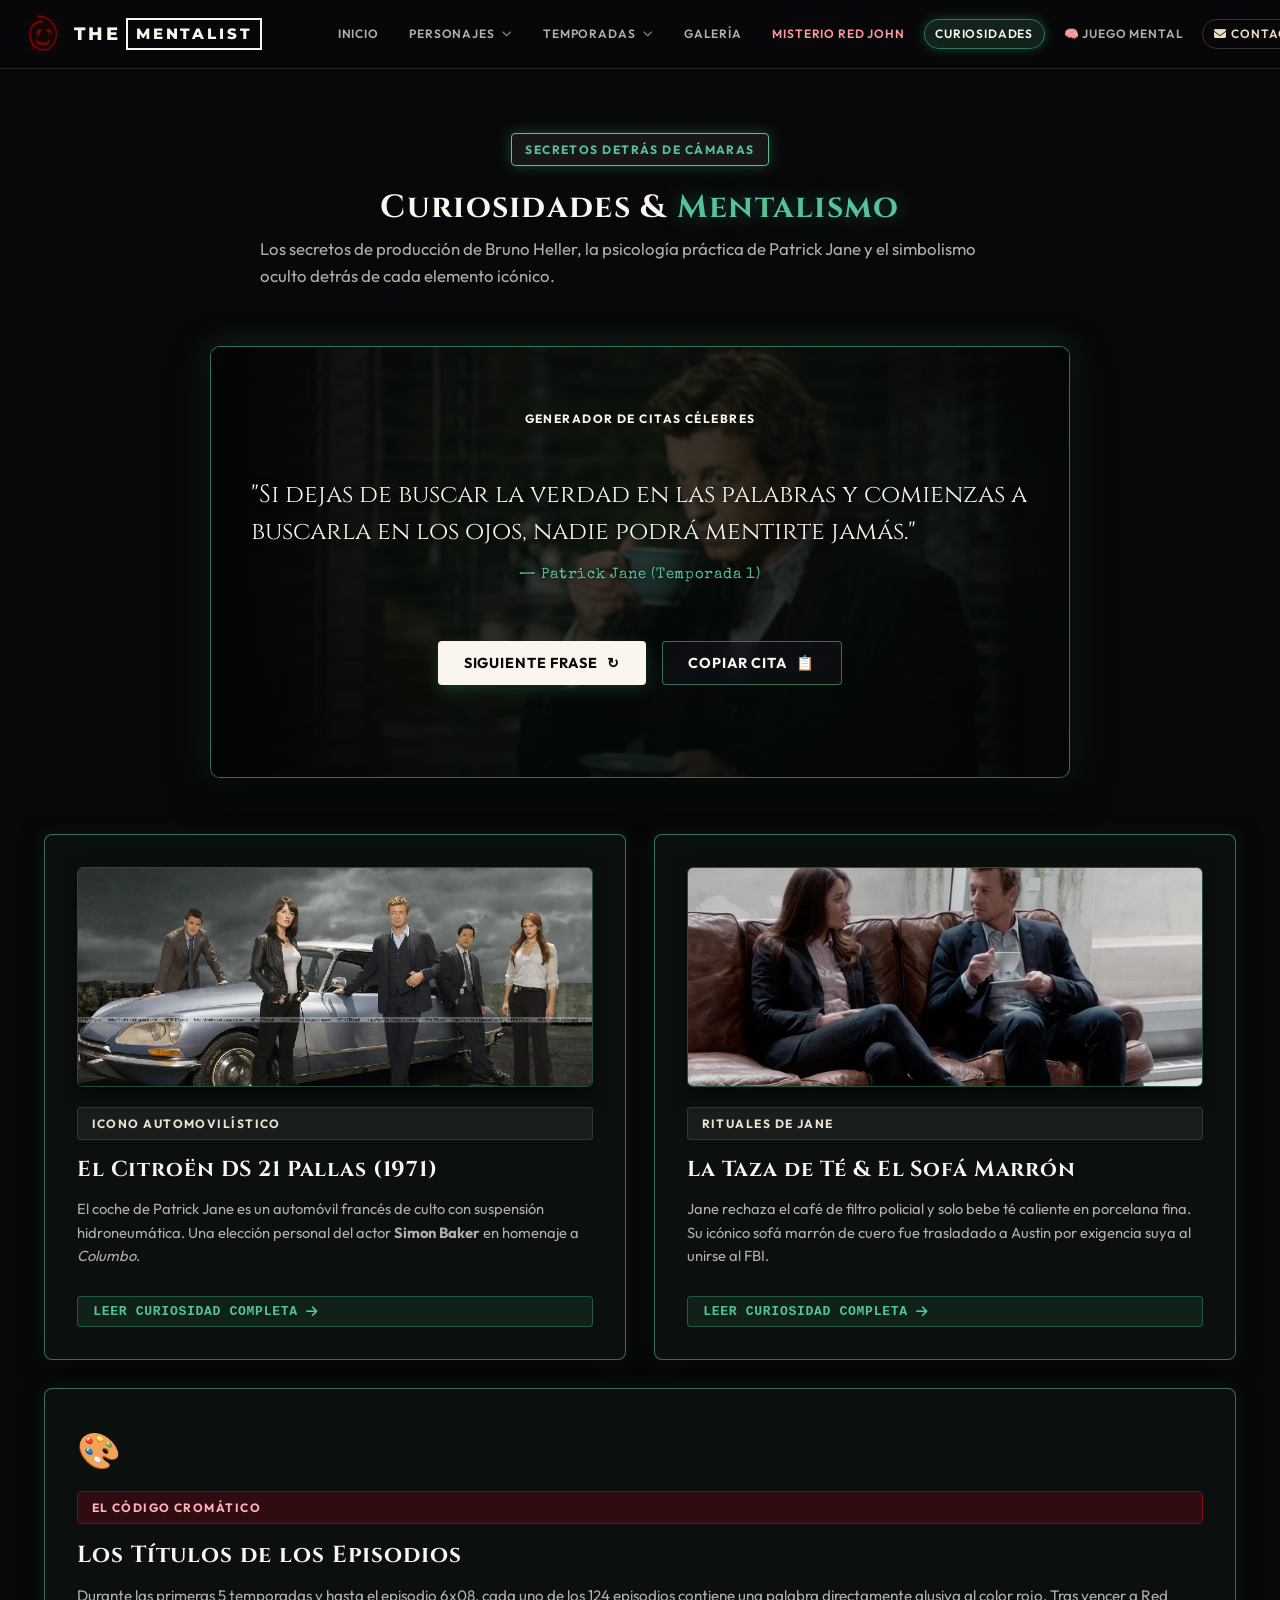
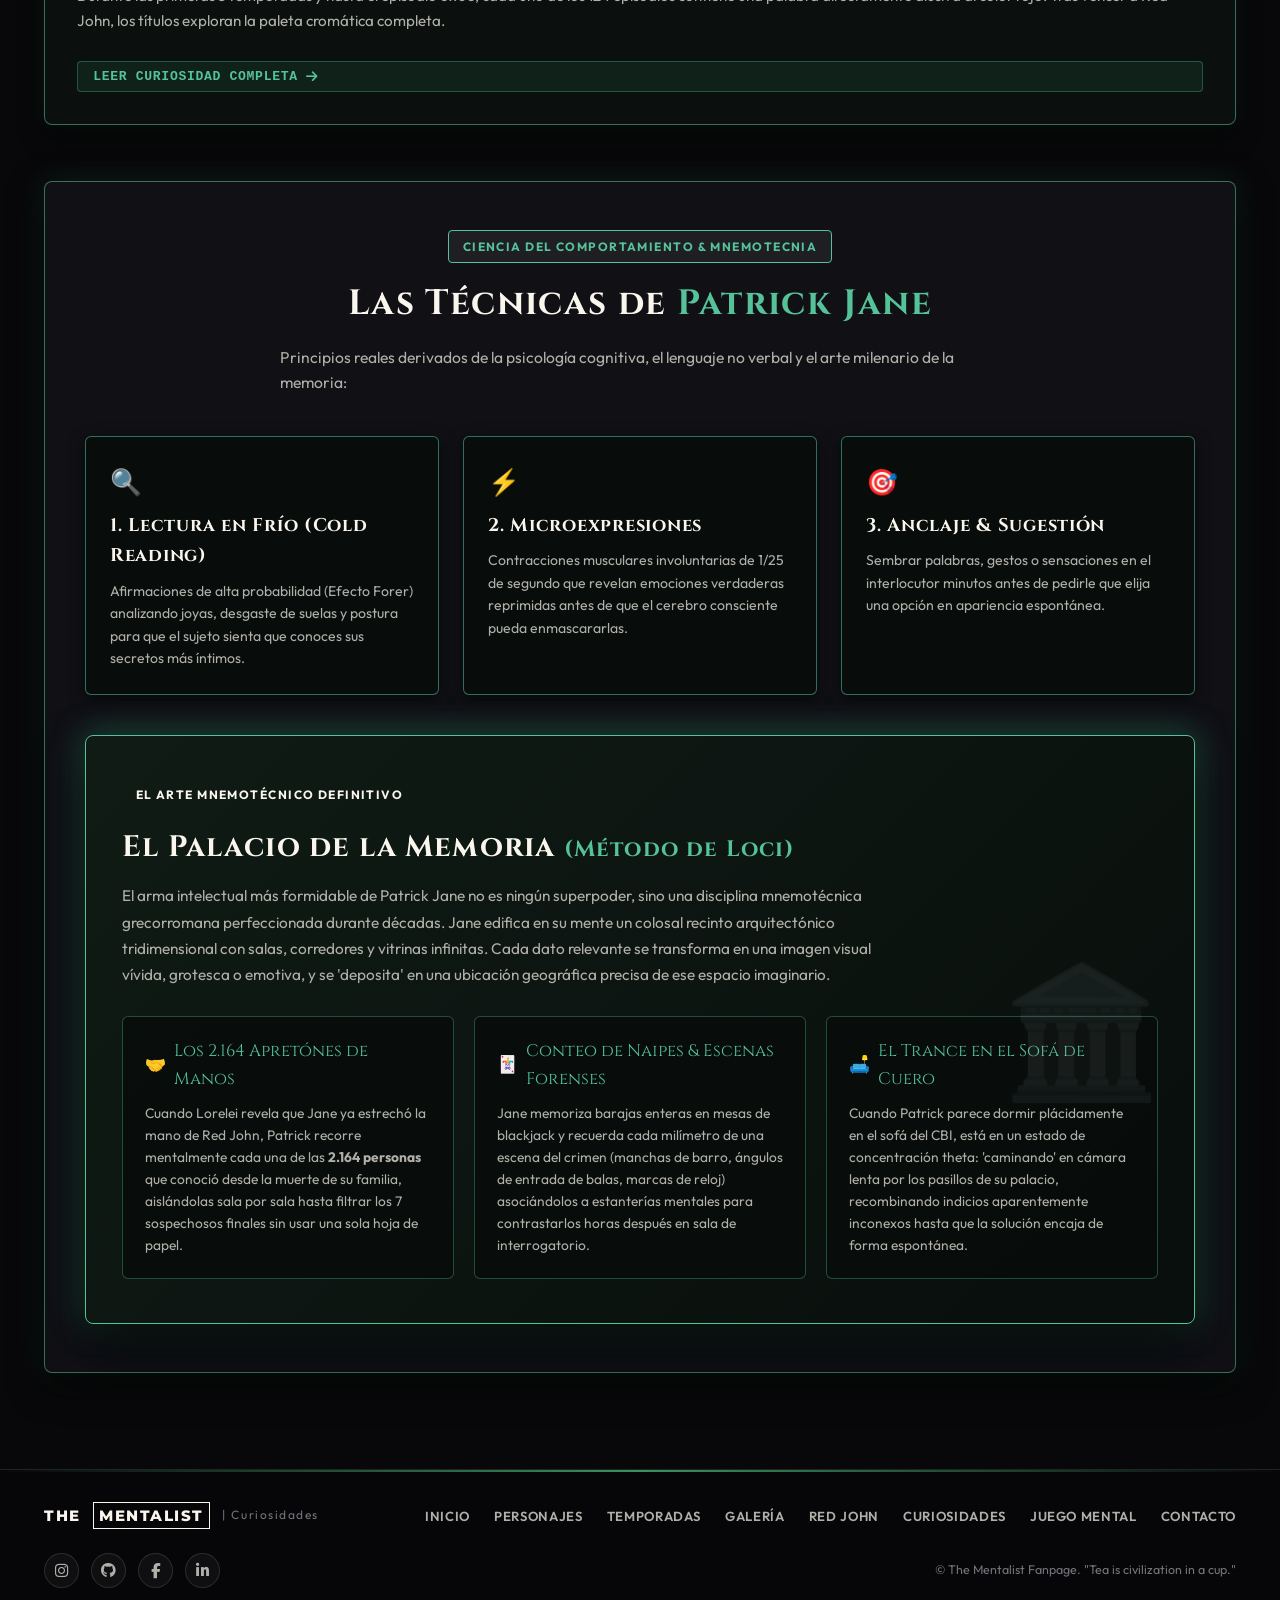
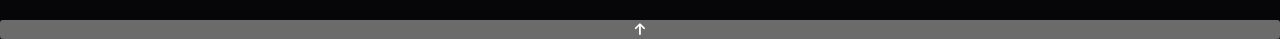
<file: curiosidades.html>
<!DOCTYPE html>
<html lang="es">

<head>
  <meta charset="UTF-8">
  <meta name="viewport" content="width=device-width, initial-scale=1.0">
  <meta name="description"
    content="Curiosidades fascinantes de The Mentalist: El código cromático en los títulos, el Citroën DS 21 de Jane, técnicas reales de mentalismo y generador de citas.">
  <title>Curiosidades, Citas & Mentalismo | The Mentalist</title>

  <link rel="stylesheet" href="https://cdnjs.cloudflare.com/ajax/libs/font-awesome/6.5.1/css/all.min.css">
  <link rel="stylesheet" href="css/style.css">
  <link rel="stylesheet" href="css/components.css">
  <link rel="stylesheet" href="css/pages.css">
</head>

<body>

  <!-- Encabezado Principal & Navegación -->
  <header class="site-header" id="mainHeader">
    <div class="container nav-container">
      <a href="index.html" class="brand-logo" title="The Mentalist Fanpage">
        <div class="brand-icon">
          <img src="img/Red-John-Smiley-Face.png" alt="Red John Smiley" class="brand-smiley-img">
          <div class="blood-drip-container">
            <span class="blood-drip drip-left"></span>
            <span class="blood-drip drip-right"></span>
            <span class="blood-drop drop-left"></span>
            <span class="blood-drop drop-right"></span>
            <span class="blood-puddle"></span>
          </div>
        </div>
        <div class="brand-text">
          <span>THE</span>
          <span class="logo-boxed">MENTALIST</span>
        </div>
      </a>

      <nav aria-label="Navegación principal">
        <ul class="nav-menu" id="navMenu">
          <li><a href="index.html" class="nav-link">Inicio</a></li>

          <!-- Dropdown Personajes -->
          <li class="nav-item-dropdown" id="navItemPersonajes">
            <a href="personajes.html" class="nav-link nav-dropdown-trigger" id="dropdownPersonajesBtn" aria-haspopup="true" aria-expanded="false">
              <span>Personajes</span>
              <i class="fa-solid fa-chevron-down nav-dropdown-icon" aria-hidden="true"></i>
            </a>
            <div class="nav-dropdown-menu nav-dropdown-personajes" aria-labelledby="dropdownPersonajesBtn">
              <div class="dropdown-section-label">
                <i class="fa-solid fa-star"></i>
                <span>Principales de la saga</span>
              </div>
              <div class="dropdown-featured-grid">
                <a href="personajes.html?character=patrick-jane" class="dropdown-card-link" title="Abrir expediente de Patrick Jane">
                  <div class="dropdown-card-avatar">
                    <img src="img/characters/patrick_jane.jpg" alt="Patrick Jane">
                  </div>
                  <div class="dropdown-card-info">
                    <span class="dropdown-card-name">Patrick Jane</span>
                    <span class="dropdown-card-role">Consultor CBI / FBI</span>
                  </div>
                  <span class="dropdown-open-badge">Expediente <i class="fa-solid fa-folder-open"></i></span>
                </a>
                <a href="personajes.html?character=teresa-lisbon" class="dropdown-card-link" title="Abrir expediente de Teresa Lisbon">
                  <div class="dropdown-card-avatar">
                    <img src="img/characters/teresa_lisbon.jpg" alt="Teresa Lisbon">
                  </div>
                  <div class="dropdown-card-info">
                    <span class="dropdown-card-name">Teresa Lisbon</span>
                    <span class="dropdown-card-role">Agente Especial a Cargo</span>
                  </div>
                  <span class="dropdown-open-badge">Expediente <i class="fa-solid fa-folder-open"></i></span>
                </a>
                <a href="personajes.html?character=red-john" class="dropdown-card-link redjohn-card" title="Abrir expediente de Red John">
                  <div class="dropdown-card-avatar">
                    <img src="img/characters/red_john.jpg" alt="Red John">
                  </div>
                  <div class="dropdown-card-info">
                    <span class="dropdown-card-name">Red John</span>
                    <span class="dropdown-card-role">Némesis / Tyger Tyger</span>
                  </div>
                  <span class="dropdown-open-badge badge-crimson">Expediente <i class="fa-solid fa-skull"></i></span>
                </a>
              </div>

              <div class="dropdown-section-label">
                <i class="fa-solid fa-folder-tree"></i>
                <span>Divisiones & Archivo</span>
              </div>
              <div class="dropdown-categories-list">
                <a href="personajes.html?category=all" class="dropdown-cat-item">
                  <i class="fa-solid fa-boxes-stacked"></i>
                  <span>Todos los Expedientes</span>
                </a>
                <a href="personajes.html?category=cbi" class="dropdown-cat-item">
                  <i class="fa-solid fa-shield-halved"></i>
                  <span>División CBI (Sacramento)</span>
                </a>
                <a href="personajes.html?category=fbi" class="dropdown-cat-item">
                  <i class="fa-solid fa-building-columns"></i>
                  <span>Oficina FBI (Texas)</span>
                </a>
                <a href="personajes.html?category=nemesis" class="dropdown-cat-item nemesis-item">
                  <i class="fa-solid fa-skull"></i>
                  <span>Némesis & Antagonistas</span>
                </a>
              </div>
            </div>
          </li>

          <!-- Dropdown Temporadas -->
          <li class="nav-item-dropdown" id="navItemTemporadas">
            <a href="temporadas.html" class="nav-link nav-dropdown-trigger" id="dropdownTemporadasBtn" aria-haspopup="true" aria-expanded="false">
              <span>Temporadas</span>
              <i class="fa-solid fa-chevron-down nav-dropdown-icon" aria-hidden="true"></i>
            </a>
            <div class="nav-dropdown-menu nav-dropdown-temporadas" aria-labelledby="dropdownTemporadasBtn">
              <div class="dropdown-section-label">
                <i class="fa-solid fa-film"></i>
                <span>Guía Oficial de Temporadas</span>
              </div>
              <div class="dropdown-seasons-grid">
                <a href="temporadas.html?season=1" class="dropdown-season-card" title="Temporada 1">
                  <span class="season-badge">T1</span>
                  <div class="season-info-col">
                    <span class="season-title">La llegada del Consultor</span>
                    <span class="season-meta">2008 - 2009 &bull; 23 Eps</span>
                  </div>
                </a>
                <a href="temporadas.html?season=2" class="dropdown-season-card" title="Temporada 2">
                  <span class="season-badge">T2</span>
                  <div class="season-info-col">
                    <span class="season-title">La Amenaza de Bosco</span>
                    <span class="season-meta">2009 - 2010 &bull; 23 Eps</span>
                  </div>
                </a>
                <a href="temporadas.html?season=3" class="dropdown-season-card" title="Temporada 3">
                  <span class="season-badge">T3</span>
                  <div class="season-info-col">
                    <span class="season-title">La Conspiración Interna</span>
                    <span class="season-meta">2010 - 2011 &bull; 24 Eps</span>
                  </div>
                </a>
                <a href="temporadas.html?season=4" class="dropdown-season-card" title="Temporada 4">
                  <span class="season-badge">T4</span>
                  <div class="season-info-col">
                    <span class="season-title">El Juicio de Jane</span>
                    <span class="season-meta">2011 - 2012 &bull; 24 Eps</span>
                  </div>
                </a>
                <a href="temporadas.html?season=5" class="dropdown-season-card" title="Temporada 5">
                  <span class="season-badge">T5</span>
                  <div class="season-info-col">
                    <span class="season-title">Los Siete Sospechosos</span>
                    <span class="season-meta">2012 - 2013 &bull; 22 Eps</span>
                  </div>
                </a>
                <a href="temporadas.html?season=6" class="dropdown-season-card" title="Temporada 6">
                  <span class="season-badge">T6</span>
                  <div class="season-info-col">
                    <span class="season-title">La Caída de Red John</span>
                    <span class="season-meta">2013 - 2014 &bull; 22 Eps</span>
                  </div>
                </a>
                <a href="temporadas.html?season=7" class="dropdown-season-card" title="Temporada 7">
                  <span class="season-badge">T7</span>
                  <div class="season-info-col">
                    <span class="season-title">El Capítulo Final</span>
                    <span class="season-meta">2014 - 2015 &bull; 13 Eps</span>
                  </div>
                </a>
                <a href="temporadas.html?season=all" class="dropdown-season-card season-card-all" title="Ver todas las temporadas">
                  <span class="season-badge"><i class="fa-solid fa-list-check"></i></span>
                  <div class="season-info-col">
                    <span class="season-title">Ver Todas las Temporadas</span>
                    <span class="season-meta">151 Episodios &bull; Galería Completa</span>
                  </div>
                </a>
              </div>
            </div>
          </li>

          <li><a href="galeria.html" class="nav-link">Galería</a></li>
          <li><a href="red-john.html" class="nav-link nav-red-john">Misterio Red John</a></li>
          <li><a href="curiosidades.html" class="nav-link active">Curiosidades</a></li>
          <li><a href="juego.html" class="nav-link nav-game-link">🧠 Juego Mental</a></li>
          <li><a href="contacto.html" class="nav-link nav-contact-link"><i class="fa-solid fa-envelope"></i> Contacto</a></li>
        </ul>
      </nav>

      <div class="nav-actions">
        <button class="nav-toggle" id="navToggle" aria-label="Abrir menú" aria-expanded="false">
          <svg width="24" height="24" viewBox="0 0 24 24" fill="none" stroke="currentColor" stroke-width="2">
            <line x1="3" y1="12" x2="21" y2="12"></line>
            <line x1="3" y1="6" x2="21" y2="6"></line>
            <line x1="3" y1="18" x2="21" y2="18"></line>
          </svg>
        </button>
      </div>
    </div>
  </header>

  <main class="container" style="padding: 4rem 1.5rem 6rem;">

    <!-- ENCABEZADO -->
    <div class="section-header">
      <span class="badge badge-cbi"
        style="border-color: var(--green-bright); color: var(--green-bright); box-shadow: 0 0 15px rgba(67, 197, 142, 0.3);">SECRETOS
        DETRÁS DE CÁMARAS</span>
      <h1>Curiosidades & <span
          style="color: var(--green-bright); text-shadow: 0 0 20px rgba(67, 197, 142, 0.4);">Mentalismo</span></h1>
      <p>
        Los secretos de producción de Bruno Heller, la psicología práctica de Patrick Jane y el simbolismo oculto detrás
        de cada elemento icónico.
      </p>
    </div>

    <!-- GENERADOR DE FRASES CÉLEBRES (INTERACTIVO CON FONDOS DINÁMICOS) -->
    <section class="quotes-generator-card">
      <div class="quotes-bg-layer" id="quoteBgLayer"></div>
      <div class="quotes-bg-overlay"></div>

      <div class="quotes-generator-content">
        <span class="badge badge-gold" style="margin-bottom: 1.25rem;">GENERADOR DE CITAS CÉLEBRES</span>

        <div class="quote-display">
          <blockquote id="currentQuoteText">
            "Si dejas de buscar la verdad en las palabras y comienzas a buscarla en los ojos, nadie podrá mentirte
            jamás."
          </blockquote>
          <cite id="currentQuoteAuthor">— Patrick Jane (Temporada 1)</cite>
        </div>

        <div class="quote-actions" style="display: flex; gap: 1rem; justify-content: center; flex-wrap: wrap;">
          <button class="btn btn-primary-cream" id="nextQuoteBtn"
            style="border-color: var(--green-bright); box-shadow: 0 4px 15px rgba(46, 116, 80, 0.4);">
            <span>Siguiente Frase</span>
            <span>↻</span>
          </button>
          <button class="btn btn-outline" id="copyQuoteBtn" style="border-color: var(--green-border);">
            <span>Copiar Cita</span>
            <span>📋</span>
          </button>
        </div>

        <div id="copyToast"
          style="opacity: 0; transition: opacity 0.3s; margin-top: 1rem; color: #a7f3d0; font-size: 0.85rem; font-family: var(--font-typewriter); min-height: 1.25rem; line-height: 1.25rem;">
          ✓ Cita copiada al portapapeles con éxito
        </div>
      </div>
    </section>

    <!-- CURIOSIDADES DESTACADAS: 2 A LA PAR Y 1 OCUPANDO EL 100% ABAJO -->
    <div class="curio-grid" style="margin-bottom: 3.5rem;">

      <!-- Curiosidad 1: El Citroën DS 21 (A la par, columna 1) -->
      <article class="glass-card curio-card">
        <div class="curio-card-img-wrap">
          <img src="img/citroenDS2.jpg" alt="Citroën DS 21 Pallas de Patrick Jane" class="curio-card-img">
        </div>
        <span class="badge badge-cbi" style="margin-bottom: 0.75rem;">Icono Automovilístico</span>
        <h3 style="font-size: 1.35rem; margin-bottom: 0.6rem; color: var(--cream-pure);">El Citroën DS 21 Pallas (1971)</h3>
        <p style="color: var(--text-secondary); font-size: 0.92rem; line-height: 1.6; margin-bottom: 1rem;">
          El coche de Patrick Jane es un automóvil francés de culto con suspensión hidroneumática. Una elección personal del actor <strong>Simon Baker</strong> en homenaje a <em>Columbo</em>.
        </p>
        <button type="button" class="btn-read-curio" data-curio="citroen" aria-label="Leer historia completa del Citroën DS 21">
          <span>Leer curiosidad completa</span>
          <i class="fa-solid fa-arrow-right"></i>
        </button>
      </article>

      <!-- Curiosidad 2: El té y el sofá (A la par, columna 2) -->
      <article class="glass-card curio-card">
        <div class="curio-card-img-wrap">
          <img src="img/sillon&tea.jpg" alt="La taza de té y el sofá marrón de Patrick Jane" class="curio-card-img">
        </div>
        <span class="badge badge-cbi" style="margin-bottom: 0.75rem;">Rituales de Jane</span>
        <h3 style="font-size: 1.35rem; margin-bottom: 0.6rem; color: var(--cream-pure);">La Taza de Té & El Sofá Marrón</h3>
        <p style="color: var(--text-secondary); font-size: 0.92rem; line-height: 1.6; margin-bottom: 1rem;">
          Jane rechaza el café de filtro policial y solo bebe té caliente en porcelana fina. Su icónico sofá marrón de cuero fue trasladado a Austin por exigencia suya al unirse al FBI.
        </p>
        <button type="button" class="btn-read-curio" data-curio="tea-couch" aria-label="Leer historia completa del té y sofá">
          <span>Leer curiosidad completa</span>
          <i class="fa-solid fa-arrow-right"></i>
        </button>
      </article>

      <!-- Curiosidad 3: Código de colores (Abajo, ocupando el 100% del contenedor) -->
      <article class="glass-card curio-card curio-card-full">
        <div style="font-size: 2.2rem; margin-bottom: 0.75rem;">🎨</div>
        <span class="badge badge-crimson" style="margin-bottom: 0.75rem;">El Código Cromático</span>
        <h3 style="font-size: 1.45rem; margin-bottom: 0.6rem; color: var(--cream-pure);">Los Títulos de los Episodios</h3>
        <p style="color: var(--text-secondary); font-size: 0.95rem; line-height: 1.6; margin-bottom: 1rem;">
          Durante las primeras 5 temporadas y hasta el episodio 6x08, cada uno de los 124 episodios contiene una palabra directamente alusiva al color rojo. Tras vencer a Red John, los títulos exploran la paleta cromática completa.
        </p>
        <button type="button" class="btn-read-curio" data-curio="color-code" aria-label="Leer historia completa del código cromático">
          <span>Leer curiosidad completa</span>
          <i class="fa-solid fa-arrow-right"></i>
        </button>
      </article>

    </div>

    <!-- GUÍA DE TÉCNICAS REALES DE MENTALISMO CON ÉNFASIS ESPECIAL EN EL PALACIO DE LA MEMORIA -->
    <section class="glass-card mentalism-guide-card"
      style="padding: 3rem 2.5rem; border-color: var(--green-border); box-shadow: 0 12px 35px rgba(0,0,0,0.7), 0 0 30px rgba(46, 116, 80, 0.25);">
      <div style="text-align: center; max-width: 720px; margin: 0 auto 2.5rem;">
        <span class="badge badge-cbi"
          style="margin-bottom: 0.75rem; border-color: var(--green-bright); color: var(--green-bright);">CIENCIA DEL
          COMPORTAMIENTO & MNEMOTECNIA</span>
        <h2 style="font-size: 2.2rem; margin-bottom: 0.75rem; color: var(--cream-pure);">Las Técnicas de <span
            style="color: var(--green-bright);">Patrick Jane</span></h2>
        <p style="color: var(--text-secondary); font-size: 0.98rem; line-height: 1.6;">
          Principios reales derivados de la psicología cognitiva, el lenguaje no verbal y el arte milenario de la
          memoria:
        </p>
      </div>

      <!-- TÉCNICAS BÁSICAS DE LECTURA E INFLUENCIA -->
      <div class="mentalism-techniques-row" style="display: flex; flex-wrap: wrap; gap: 1.5rem; width: 100%;">

        <div class="mentalism-technique-card"
          style="flex: 1 1 260px; min-width: 240px; background: rgba(8, 12, 10, 0.85); border: 1px solid var(--green-border); border-radius: 6px; padding: 1.5rem; box-shadow: 0 4px 15px rgba(0,0,0,0.5);">
          <div style="font-size: 1.6rem; margin-bottom: 0.5rem;">🔍</div>
          <h4 style="color: var(--cream-pure); margin-bottom: 0.5rem; font-size: 1.15rem;">1. Lectura en Frío (Cold
            Reading)</h4>
          <p style="font-size: 0.88rem; color: var(--text-secondary); line-height: 1.6;">
            Afirmaciones de alta probabilidad (Efecto Forer) analizando joyas, desgaste de suelas y postura para que el
            sujeto sienta que conoces sus secretos más íntimos.
          </p>
        </div>

        <div class="mentalism-technique-card"
          style="flex: 1 1 260px; min-width: 240px; background: rgba(8, 12, 10, 0.85); border: 1px solid var(--green-border); border-radius: 6px; padding: 1.5rem; box-shadow: 0 4px 15px rgba(0,0,0,0.5);">
          <div style="font-size: 1.6rem; margin-bottom: 0.5rem;">⚡</div>
          <h4 style="color: var(--cream-pure); margin-bottom: 0.5rem; font-size: 1.15rem;">2. Microexpresiones</h4>
          <p style="font-size: 0.88rem; color: var(--text-secondary); line-height: 1.6;">
            Contracciones musculares involuntarias de 1/25 de segundo que revelan emociones verdaderas reprimidas antes
            de que el cerebro consciente pueda enmascararlas.
          </p>
        </div>

        <div class="mentalism-technique-card"
          style="flex: 1 1 260px; min-width: 240px; background: rgba(8, 12, 10, 0.85); border: 1px solid var(--green-border); border-radius: 6px; padding: 1.5rem; box-shadow: 0 4px 15px rgba(0,0,0,0.5);">
          <div style="font-size: 1.6rem; margin-bottom: 0.5rem;">🎯</div>
          <h4 style="color: var(--cream-pure); margin-bottom: 0.5rem; font-size: 1.15rem;">3. Anclaje & Sugestión</h4>
          <p style="font-size: 0.88rem; color: var(--text-secondary); line-height: 1.6;">
            Sembrar palabras, gestos o sensaciones en el interlocutor minutos antes de pedirle que elija una opción en
            apariencia espontánea.
          </p>
        </div>

      </div>

      <!-- SECCIÓN MAESTRA: ÉNFASIS EN EL PALACIO DE LA MEMORIA -->
      <div class="memory-palace-showcase">
        <div style="max-width: 780px;">
          <span class="badge badge-gold" style="margin-bottom: 0.75rem;">EL ARTE MNEMOTÉCNICO DEFINITIVO</span>
          <h3 style="font-size: 1.85rem; color: var(--cream-pure); margin-bottom: 0.75rem;">
            El Palacio de la Memoria <span style="color: var(--green-bright); font-size: 1.4rem;">(Método de
              Loci)</span>
          </h3>
          <p style="color: var(--text-secondary); font-size: 0.96rem; line-height: 1.7; margin-bottom: 1.25rem;">
            El arma intelectual más formidable de Patrick Jane no es ningún superpoder, sino una disciplina mnemotécnica
            grecorromana perfeccionada durante décadas. Jane edifica en su mente un colosal recinto arquitectónico
            tridimensional con salas, corredores y vitrinas infinitas. Cada dato relevante se transforma en una imagen
            visual vívida, grotesca o emotiva, y se 'deposita' en una ubicación geográfica precisa de ese espacio
            imaginario.
          </p>
        </div>

        <div class="memory-palace-grid">

          <div class="memory-pillar">
            <div class="memory-pillar-title">
              <span>🤝</span>
              <span>Los 2.164 Apretónes de Manos</span>
            </div>
            <p style="font-size: 0.86rem; color: var(--text-secondary); line-height: 1.6;">
              Cuando Lorelei revela que Jane ya estrechó la mano de Red John, Patrick recorre mentalmente cada una de
              las <strong>2.164 personas</strong> que conoció desde la muerte de su familia, aislándolas sala por sala
              hasta filtrar los 7 sospechosos finales sin usar una sola hoja de papel.
            </p>
          </div>

          <div class="memory-pillar">
            <div class="memory-pillar-title">
              <span>🃏</span>
              <span>Conteo de Naipes & Escenas Forenses</span>
            </div>
            <p style="font-size: 0.86rem; color: var(--text-secondary); line-height: 1.6;">
              Jane memoriza barajas enteras en mesas de blackjack y recuerda cada milímetro de una escena del crimen
              (manchas de barro, ángulos de entrada de balas, marcas de reloj) asociándolos a estanterías mentales para
              contrastarlos horas después en sala de interrogatorio.
            </p>
          </div>

          <div class="memory-pillar">
            <div class="memory-pillar-title">
              <span>🛋️</span>
              <span>El Trance en el Sofá de Cuero</span>
            </div>
            <p style="font-size: 0.86rem; color: var(--text-secondary); line-height: 1.6;">
              Cuando Patrick parece dormir plácidamente en el sofá del CBI, está en un estado de concentración theta:
              'caminando' en cámara lenta por los pasillos de su palacio, recombinando indicios aparentemente inconexos
              hasta que la solución encaja de forma espontánea.
            </p>
          </div>

        </div>
      </div>

    </section>

  </main>

  <!-- MODAL DE CURIOSIDADES DETALLADAS -->
  <div class="modal-overlay" id="curioModal" role="dialog" aria-modal="true" aria-label="Detalle de curiosidad">
    <div class="modal-content" style="max-width: 620px;">
      <button class="modal-close" id="closeCurioModalBtn" aria-label="Cerrar curiosidad">✕</button>
      <div id="curioModalBody" style="padding: 2rem 1.75rem;">
        <!-- Inyectado dinámicamente por js/curiosidades.js -->
      </div>
    </div>
  </div>

  <!-- FOOTER SIMPLIFICADO -->
  <footer class="site-footer">
    <div class="container footer-simple-content">
      <div class="footer-brand-compact">
        <span>THE</span>
        <span style="border: 1px solid var(--cream-pure); padding: 0 0.35rem;">MENTALIST</span>
        <span style="color: var(--text-muted); font-size: 0.75rem; font-weight: 400; font-family: var(--font-body);">|
          Curiosidades</span>
      </div>

      <ul class="footer-nav-compact">
        <li><a href="index.html">Inicio</a></li>
        <li><a href="personajes.html">Personajes</a></li>
        <li><a href="temporadas.html">Temporadas</a></li>
        <li><a href="galeria.html">Galería</a></li>
        <li><a href="red-john.html">Red John</a></li>
        <li><a href="curiosidades.html">Curiosidades</a></li>
        <li><a href="juego.html">Juego Mental</a></li>
        <li><a href="contacto.html">Contacto</a></li>
      </ul>

      <div class="footer-social-links">
        <a href="https://www.instagram.com/lucass_cobanera/" target="_blank" rel="noopener noreferrer" class="social-icon" aria-label="Instagram" title="Instagram">
          <i class="fa-brands fa-instagram"></i>
        </a>
        <a href="https://github.com/LucasCobanera" target="_blank" rel="noopener noreferrer" class="social-icon" aria-label="GitHub" title="GitHub">
          <i class="fa-brands fa-github"></i>
        </a>
        <a href="https://www.facebook.com/lucas.cobanera.9" target="_blank" rel="noopener noreferrer" class="social-icon" aria-label="Facebook" title="Facebook">
          <i class="fa-brands fa-facebook-f"></i>
        </a>
        <a href="https://linkedin.com/in/lucas-cobanera-alucen-5aa892219/" target="_blank" rel="noopener noreferrer" class="social-icon" aria-label="LinkedIn" title="LinkedIn">
          <i class="fa-brands fa-linkedin-in"></i>
        </a>
      </div>

      <div class="footer-copy-text">
        &copy; The Mentalist Fanpage. "Tea is civilization in a cup."
      </div>
    </div>
  </footer>

  <script src="js/main.js"></script>
  <script src="js/quotes.js"></script>
  <script src="js/curiosidades.js"></script>
</body>

</html>
</file>
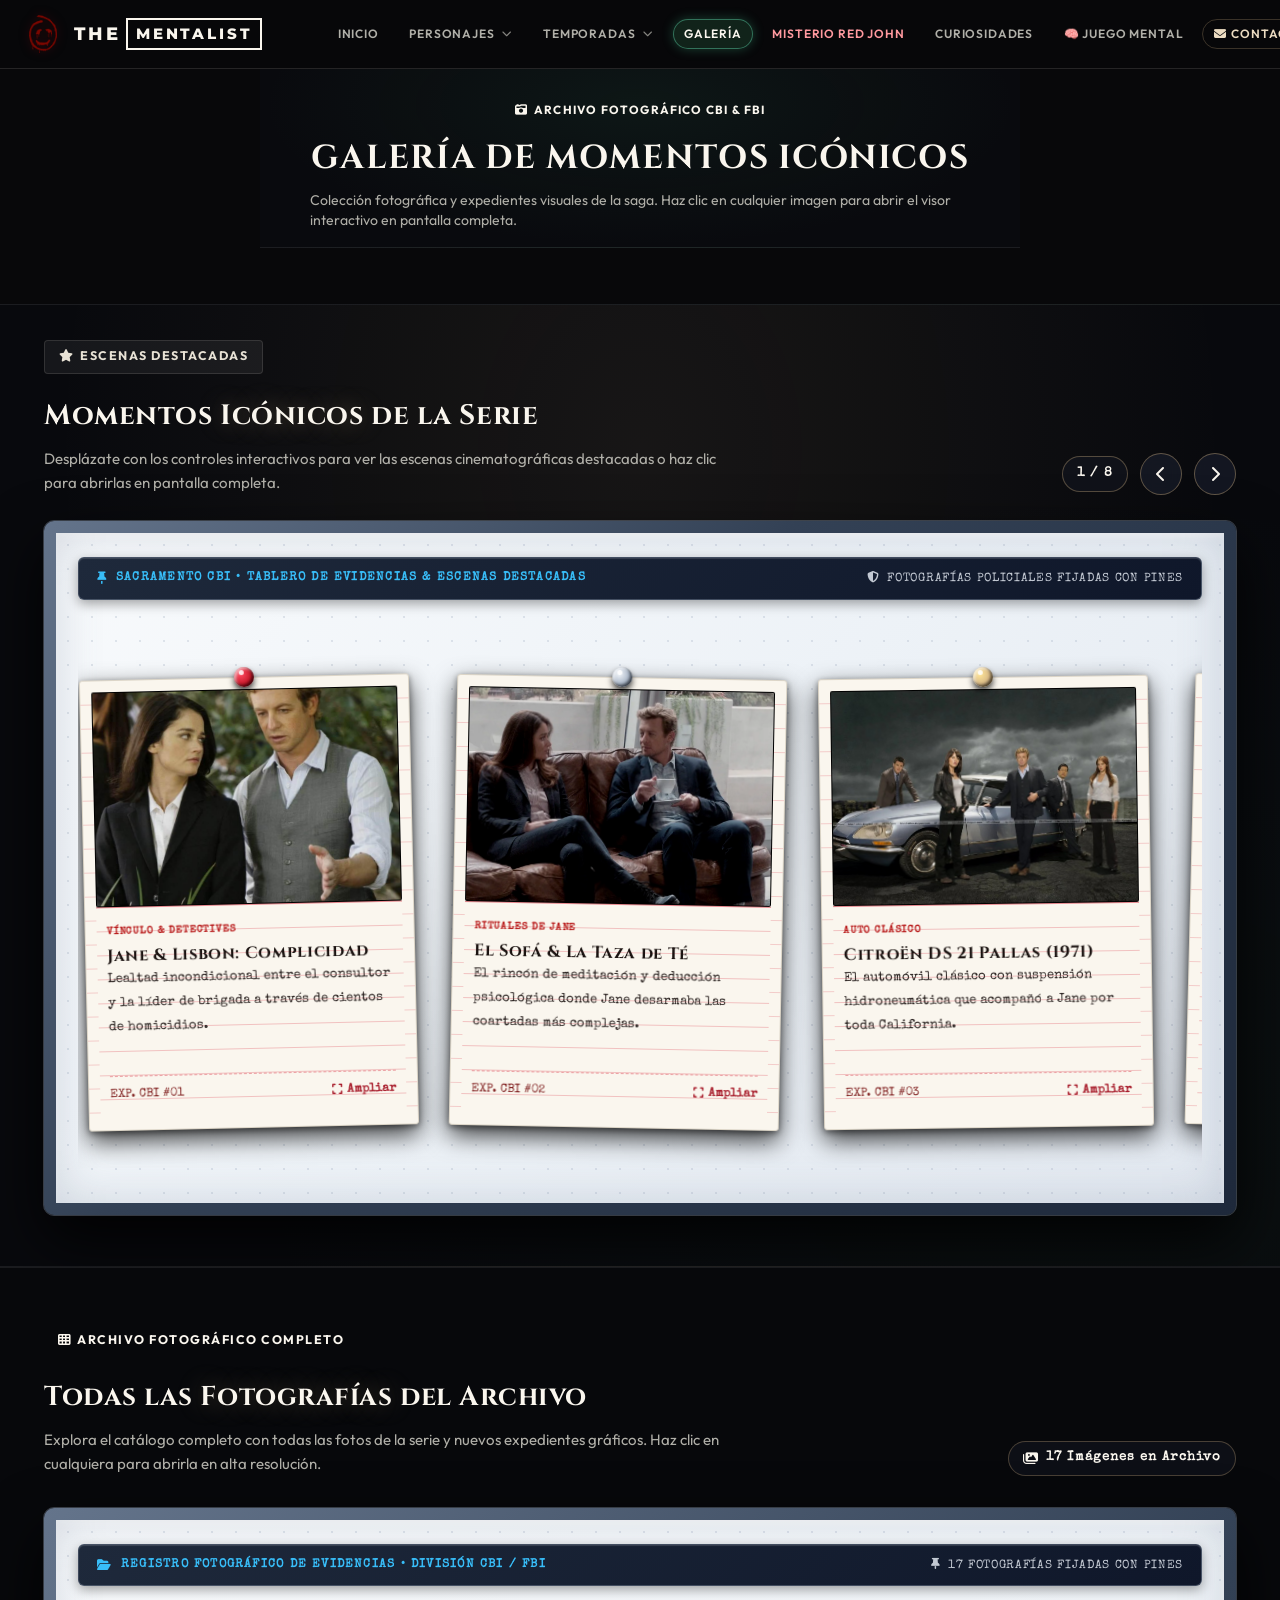
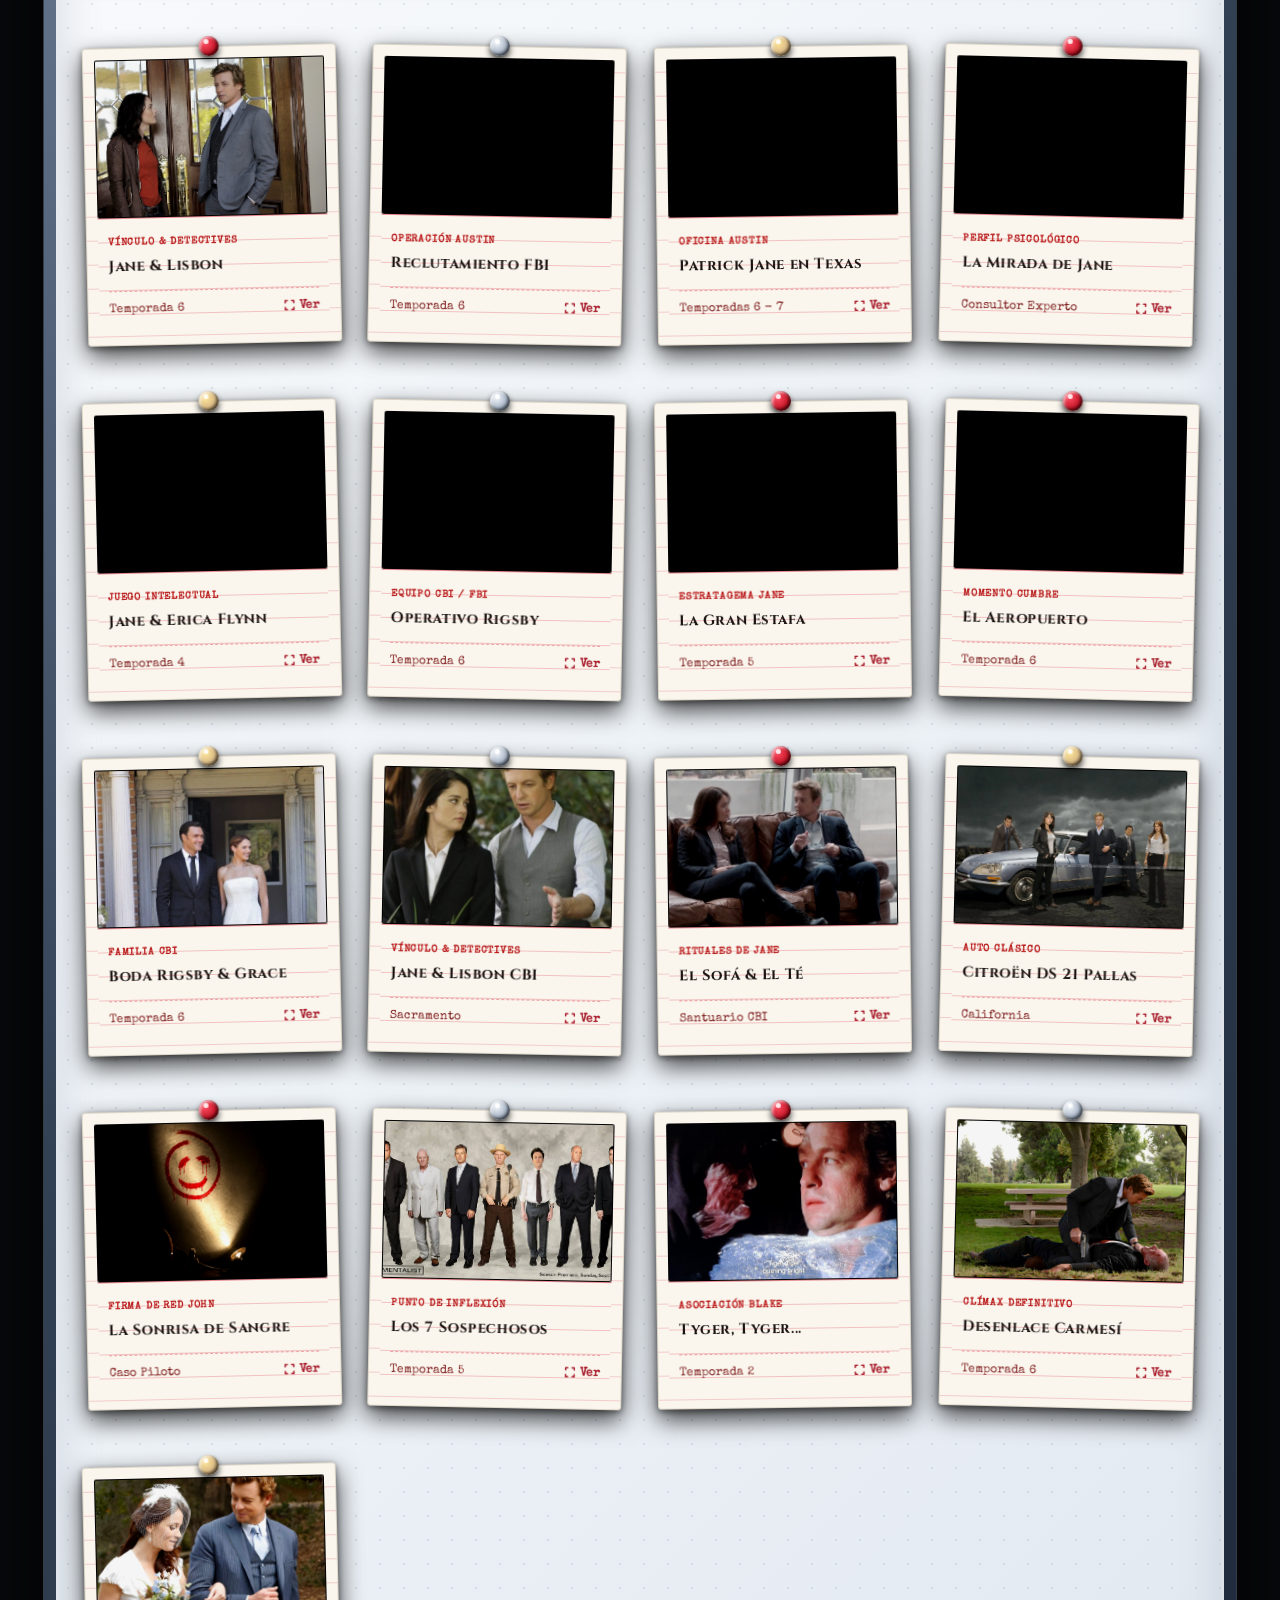
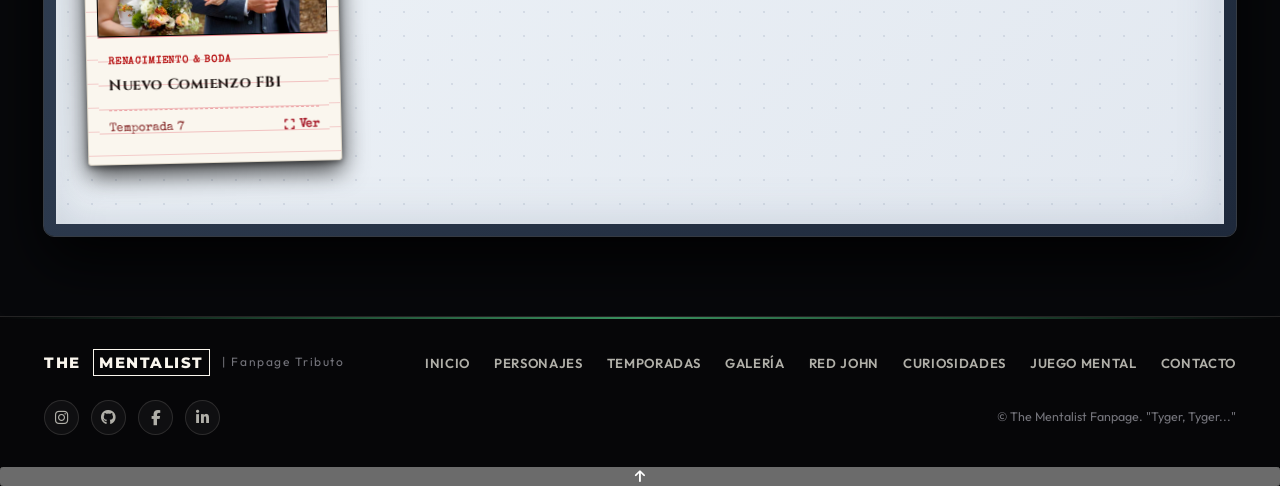
<file: galeria.html>
<!DOCTYPE html>
<html lang="es">

<head>
  <meta charset="UTF-8">
  <meta name="viewport" content="width=device-width, initial-scale=1.0">
  <meta name="description"
    content="Galería de imágenes y momentos icónicos de The Mentalist: Revive las escenas más memorables de Patrick Jane, Teresa Lisbon, Red John y el equipo del CBI en alta resolución.">
  <title>Galería de Imágenes & Momentos | The Mentalist</title>

  <!-- Google Fonts & Font Awesome -->
  <link rel="preconnect" href="https://fonts.googleapis.com">
  <link rel="preconnect" href="https://fonts.gstatic.com" crossorigin>
  <link
    href="https://fonts.googleapis.com/css2?family=Cinzel:wght@500;700;800;900&family=Inter:wght@300;400;500;600;700&family=Special+Elite&display=swap"
    rel="stylesheet">
  <link rel="stylesheet" href="https://cdnjs.cloudflare.com/ajax/libs/font-awesome/6.4.0/css/all.min.css">

  <!-- Estilos CSS -->
  <link rel="stylesheet" href="css/style.css">
  <link rel="stylesheet" href="css/components.css">
  <link rel="stylesheet" href="css/pages.css">
</head>

<body class="page-gallery">

  <!-- CABECERA PRINCIPAL -->
  <header class="site-header" id="mainHeader">
    <div class="container nav-container">
      <a href="index.html" class="brand-logo" title="The Mentalist Fanpage">
        <div class="brand-icon">
          <img src="img/Red-John-Smiley-Face.png" alt="Red John Smiley" class="brand-smiley-img" decoding="async">
          <div class="blood-drip-container">
            <span class="blood-drip drip-left"></span>
            <span class="blood-drip drip-right"></span>
            <span class="blood-drop drop-left"></span>
            <span class="blood-drop drop-right"></span>
            <span class="blood-puddle"></span>
          </div>
        </div>
        <div class="brand-text">
          <span>THE</span>
          <span class="logo-boxed">MENTALIST</span>
        </div>
      </a>

      <!-- Menú de Navegación -->
      <nav aria-label="Navegación principal">
        <ul class="nav-menu" id="navMenu">
          <li><a href="index.html" class="nav-link">Inicio</a></li>

          <!-- Dropdown Personajes -->
          <li class="nav-item-dropdown" id="navItemPersonajes">
            <a href="personajes.html" class="nav-link nav-dropdown-trigger" id="dropdownPersonajesBtn"
              aria-haspopup="true" aria-expanded="false">
              <span>Personajes</span>
              <i class="fa-solid fa-chevron-down nav-dropdown-icon" aria-hidden="true"></i>
            </a>
            <div class="nav-dropdown-menu nav-dropdown-personajes" aria-labelledby="dropdownPersonajesBtn">
              <div class="dropdown-section-label">
                <i class="fa-solid fa-star"></i>
                <span>Principales de la saga</span>
              </div>
              <div class="dropdown-featured-grid">
                <a href="personajes.html?character=patrick-jane" class="dropdown-card-link"
                  title="Abrir expediente de Patrick Jane">
                  <div class="dropdown-card-avatar">
                    <img src="img/characters/patrick_jane.jpg" alt="Patrick Jane" decoding="async">
                  </div>
                  <div class="dropdown-card-info">
                    <span class="dropdown-card-name">Patrick Jane</span>
                    <span class="dropdown-card-role">Consultor CBI / FBI</span>
                  </div>
                  <span class="dropdown-open-badge">Expediente <i class="fa-solid fa-folder-open"></i></span>
                </a>
                <a href="personajes.html?character=teresa-lisbon" class="dropdown-card-link"
                  title="Abrir expediente de Teresa Lisbon">
                  <div class="dropdown-card-avatar">
                    <img src="img/characters/teresa_lisbon.jpg" alt="Teresa Lisbon" decoding="async">
                  </div>
                  <div class="dropdown-card-info">
                    <span class="dropdown-card-name">Teresa Lisbon</span>
                    <span class="dropdown-card-role">Agente Especial a Cargo</span>
                  </div>
                  <span class="dropdown-open-badge">Expediente <i class="fa-solid fa-folder-open"></i></span>
                </a>
                <a href="personajes.html?character=red-john" class="dropdown-card-link redjohn-card"
                  title="Abrir expediente de Red John">
                  <div class="dropdown-card-avatar">
                    <img src="img/characters/red_john.jpg" alt="Red John" decoding="async">
                  </div>
                  <div class="dropdown-card-info">
                    <span class="dropdown-card-name">Red John</span>
                    <span class="dropdown-card-role">Némesis / Tyger Tyger</span>
                  </div>
                  <span class="dropdown-open-badge badge-crimson">Expediente <i class="fa-solid fa-skull"></i></span>
                </a>
              </div>

              <div class="dropdown-section-label">
                <i class="fa-solid fa-folder-tree"></i>
                <span>Divisiones & Archivo</span>
              </div>
              <div class="dropdown-categories-list">
                <a href="personajes.html?category=all" class="dropdown-cat-item">
                  <i class="fa-solid fa-boxes-stacked"></i>
                  <span>Todos los Expedientes</span>
                </a>
                <a href="personajes.html?category=cbi" class="dropdown-cat-item">
                  <i class="fa-solid fa-shield-halved"></i>
                  <span>División CBI (Sacramento)</span>
                </a>
                <a href="personajes.html?category=fbi" class="dropdown-cat-item">
                  <i class="fa-solid fa-building-columns"></i>
                  <span>Oficina FBI (Texas)</span>
                </a>
                <a href="personajes.html?category=nemesis" class="dropdown-cat-item nemesis-item">
                  <i class="fa-solid fa-skull"></i>
                  <span>Némesis & Antagonistas</span>
                </a>
              </div>
            </div>
          </li>

          <!-- Dropdown Temporadas -->
          <li class="nav-item-dropdown" id="navItemTemporadas">
            <a href="temporadas.html" class="nav-link nav-dropdown-trigger" id="dropdownTemporadasBtn"
              aria-haspopup="true" aria-expanded="false">
              <span>Temporadas</span>
              <i class="fa-solid fa-chevron-down nav-dropdown-icon" aria-hidden="true"></i>
            </a>
            <div class="nav-dropdown-menu nav-dropdown-temporadas" aria-labelledby="dropdownTemporadasBtn">
              <div class="dropdown-section-label">
                <i class="fa-solid fa-film"></i>
                <span>Guía Oficial de Temporadas</span>
              </div>
              <div class="dropdown-seasons-grid">
                <a href="temporadas.html?season=1" class="dropdown-season-card" title="Temporada 1">
                  <span class="season-badge">T1</span>
                  <div class="season-info-col">
                    <span class="season-title">La llegada del Consultor</span>
                    <span class="season-meta">2008 - 2009 &bull; 23 Eps</span>
                  </div>
                </a>
                <a href="temporadas.html?season=2" class="dropdown-season-card" title="Temporada 2">
                  <span class="season-badge">T2</span>
                  <div class="season-info-col">
                    <span class="season-title">La Amenaza de Bosco</span>
                    <span class="season-meta">2009 - 2010 &bull; 23 Eps</span>
                  </div>
                </a>
                <a href="temporadas.html?season=3" class="dropdown-season-card" title="Temporada 3">
                  <span class="season-badge">T3</span>
                  <div class="season-info-col">
                    <span class="season-title">El Falso Red John</span>
                    <span class="season-meta">2010 - 2011 &bull; 24 Eps</span>
                  </div>
                </a>
                <a href="temporadas.html?season=4" class="dropdown-season-card" title="Temporada 4">
                  <span class="season-badge">T4</span>
                  <div class="season-info-col">
                    <span class="season-title">El Sombrero Carmesí</span>
                    <span class="season-meta">2011 - 2012 &bull; 24 Eps</span>
                  </div>
                </a>
                <a href="temporadas.html?season=5" class="dropdown-season-card" title="Temporada 5">
                  <span class="season-badge">T5</span>
                  <div class="season-info-col">
                    <span class="season-title">Los 7 Sospechosos</span>
                    <span class="season-meta">2012 - 2013 &bull; 22 Eps</span>
                  </div>
                </a>
                <a href="temporadas.html?season=6" class="dropdown-season-card" title="Temporada 6">
                  <span class="season-badge">T6</span>
                  <div class="season-info-col">
                    <span class="season-title">Desenlace & Fin de Red John</span>
                    <span class="season-meta">2013 - 2014 &bull; 22 Eps</span>
                  </div>
                </a>
                <a href="temporadas.html?season=7" class="dropdown-season-card" title="Temporada 7">
                  <span class="season-badge">T7</span>
                  <div class="season-info-col">
                    <span class="season-title">Nuevo Comienzo en el FBI</span>
                    <span class="season-meta">2014 - 2015 &bull; 13 Eps</span>
                  </div>
                </a>
              </div>
            </div>
          </li>

          <li><a href="galeria.html" class="nav-link active">Galería</a></li>
          <li><a href="red-john.html" class="nav-link nav-red-john">Misterio Red John</a></li>
          <li><a href="curiosidades.html" class="nav-link">Curiosidades</a></li>
          <li><a href="juego.html" class="nav-link nav-game-link">🧠 Juego Mental</a></li>
          <li><a href="contacto.html" class="nav-link nav-contact-link"><i class="fa-solid fa-envelope"></i>
              Contacto</a></li>
        </ul>
      </nav>

      <!-- Acciones de cabecera -->
      <div class="nav-actions">
        <button class="nav-toggle" id="navToggle" aria-label="Abrir menú" aria-expanded="false">
          <svg width="24" height="24" viewBox="0 0 24 24" fill="none" stroke="currentColor" stroke-width="2">
            <line x1="3" y1="12" x2="21" y2="12"></line>
            <line x1="3" y1="6" x2="21" y2="6"></line>
            <line x1="3" y1="18" x2="21" y2="18"></line>
          </svg>
        </button>
      </div>
    </div>
  </header>

  <main>
    <!-- HEADER COMPACTO DE LA GALERÍA -->
    <div class="section-header"
      style="padding: 1.6rem 1.5rem 1rem; text-align: center; background: radial-gradient(ellipse at 50% 20%, rgba(46, 116, 80, 0.12) 0%, transparent 70%), #090a0e; border-bottom: 1px solid rgba(255,255,255,0.08);">
      <div class="container">
        <span class="badge badge-gold" style="font-size: 0.74rem; letter-spacing: 0.1em; margin-bottom: 0.35rem;">
          <i class="fa-solid fa-camera-retro"></i> ARCHIVO FOTOGRÁFICO CBI & FBI
        </span>
        <h1
          style="font-family: var(--font-display, serif); font-size: clamp(1.5rem, 2.6vw, 2.1rem); text-transform: uppercase; color: var(--cream-pure); letter-spacing: 0.04em; margin-bottom: 0.25rem;">
          Galería de <span class="text-gold">Momentos</span> Icónicos
        </h1>
        <p
          style="max-width: 660px; margin: 0 auto; color: var(--text-secondary); font-size: 0.88rem; line-height: 1.45;">
          Colección fotográfica y expedientes visuales de la saga. Haz clic en cualquier imagen para abrir el visor
          interactivo en pantalla completa.
        </p>
      </div>
    </div>

    <!-- VISTA PRINCIPAL: CARRUSEL DE MOMENTOS DESTACADOS -->
    <section class="iconic-gallery-section" id="galeriaPrincipal" style="padding-top: 2.2rem; padding-bottom: 3.2rem;">
      <div class="container">
        <div class="gallery-header-row" style="margin-bottom: 1.6rem;">
          <div class="gallery-title-col">
            <span class="badge badge-cbi" style="font-size: 0.78rem;"><i class="fa-solid fa-star"></i> ESCENAS DESTACADAS</span>
            <h2 class="gallery-main-title" style="font-size: 1.75rem; margin-top: 0.45rem;">Momentos <span
                class="text-gold">Icónicos</span> de la Serie</h2>
            <p class="gallery-subtitle">
              Desplázate con los controles interactivos para ver las escenas cinematográficas destacadas o haz clic para
              abrirlas en pantalla completa.
            </p>
          </div>

          <!-- Controles del Carrusel -->
          <div class="gallery-controls">
            <span class="gallery-counter-badge" id="galleryCounter">1 / 8</span>
            <button type="button" class="gallery-nav-btn" id="galleryPrevBtn" aria-label="Momento anterior"
              title="Momento anterior">
              <i class="fa-solid fa-chevron-left"></i>
            </button>
            <button type="button" class="gallery-nav-btn" id="galleryNextBtn" aria-label="Momento siguiente"
              title="Momento siguiente">
              <i class="fa-solid fa-chevron-right"></i>
            </button>
          </div>
        </div>

        <!-- Pizarra de Corcho del Carrusel Principal -->
        <div class="gallery-cork-board hero-cork-board">
          <div class="board-top-pin-bar">
            <span class="cork-board-label"><i class="fa-solid fa-thumbtack"></i> SACRAMENTO CBI &bull; TABLERO DE
              EVIDENCIAS & ESCENAS DESTACADAS</span>
            <span class="cork-board-note"><i class="fa-solid fa-shield-halved"></i> FOTOGRAFÍAS POLICIALES FIJADAS CON
              PINES</span>
          </div>

          <!-- Viewport y Carrusel Deslizable -->
          <div class="gallery-carousel-viewport" id="galleryViewport" tabindex="0" role="region"
            aria-label="Carrusel de momentos icónicos">
            <div class="gallery-carousel-track" id="galleryTrack">

              <!-- Tarjeta 1: Patrick & Lisbon -->
              <article class="gallery-card" tabindex="0" role="button" aria-label="Ver imagen: Jane & Lisbon en el CBI"
                data-img="img/jane&lisbon.jpeg" data-title="Jane & Lisbon: Complicidad en el CBI"
                data-tag="VÍNCULO & DETECTIVES" data-season="Temporadas 1 - 6"
                data-desc="La inquebrantable relación de confianza, exasperación mutua y lealtad incondicional entre el consultor Patrick Jane y la jefa de brigada Teresa Lisbon en las oficinas de Sacramento.">
                <div class="push-pin pin-crimson"></div>
                <div class="gallery-card-img-wrap">
                  <img src="img/jane&lisbon.jpeg" alt="Patrick Jane y Teresa Lisbon" class="gallery-card-img"
                    loading="lazy" decoding="async">
                  <div class="gallery-card-zoom-hint"><i class="fa-solid fa-magnifying-glass-plus"></i></div>
                </div>
                <div class="gallery-card-body">
                  <div>
                    <span class="polaroid-stamp-tag">VÍNCULO & DETECTIVES</span>
                    <h3 class="gallery-card-title">Jane & Lisbon: Complicidad</h3>
                    <p class="gallery-card-desc">Lealtad incondicional entre el consultor y la líder de brigada a través
                      de cientos de homicidios.</p>
                  </div>
                  <div class="gallery-card-footer">
                    <span>EXP. CBI #01</span>
                    <span class="expand-callout"><i class="fa-solid fa-expand"></i> Ampliar</span>
                  </div>
                </div>
              </article>

              <!-- Tarjeta 2: Sofá y Té -->
              <article class="gallery-card" tabindex="0" role="button" aria-label="Ver imagen: El Sofá Marrón y el Té"
                data-img="img/sillon&tea.jpg" data-title="El Sofá de Cuero & La Taza de Té" data-tag="RITUALES DE JANE"
                data-season="Santuario CBI & Austin FBI"
                data-desc="El emblemático sofá de cuero marrón y la taza de porcelana fina donde Jane resolvía casos aparentemente imposibles mientras fingía dormir, leyendo a testigos y sospechosos.">
                <div class="push-pin pin-silver"></div>
                <div class="gallery-card-img-wrap">
                  <img src="img/sillon&tea.jpg" alt="El Sofá Marrón y el Té de Patrick Jane" class="gallery-card-img"
                    loading="lazy" decoding="async">
                  <div class="gallery-card-zoom-hint"><i class="fa-solid fa-magnifying-glass-plus"></i></div>
                </div>
                <div class="gallery-card-body">
                  <div>
                    <span class="polaroid-stamp-tag">RITUALES DE JANE</span>
                    <h3 class="gallery-card-title">El Sofá & La Taza de Té</h3>
                    <p class="gallery-card-desc">El rincón de meditación y deducción psicológica donde Jane desarmaba
                      las coartadas más complejas.</p>
                  </div>
                  <div class="gallery-card-footer">
                    <span>EXP. CBI #02</span>
                    <span class="expand-callout"><i class="fa-solid fa-expand"></i> Ampliar</span>
                  </div>
                </div>
              </article>

              <!-- Tarjeta 3: Citroën DS 21 -->
              <article class="gallery-card" tabindex="0" role="button" aria-label="Ver imagen: El Citroën DS 21 Pallas"
                data-img="img/citroenDS2.jpg" data-title="El Citroën DS 21 Pallas (1971)"
                data-tag="ICONO AUTOMOVILÍSTICO" data-season="Vehículo Personal de Patrick Jane"
                data-desc="El vehículo francés con suspensión hidroneumática de Patrick Jane. Un tributo personal del actor Simon Baker a la legendaria serie Columbo, convirtiéndose en sello estético de la serie.">
                <div class="push-pin pin-gold"></div>
                <div class="gallery-card-img-wrap">
                  <img src="img/citroenDS2.jpg" alt="Citroën DS 21 Pallas de Patrick Jane" class="gallery-card-img"
                    loading="lazy" decoding="async">
                  <div class="gallery-card-zoom-hint"><i class="fa-solid fa-magnifying-glass-plus"></i></div>
                </div>
                <div class="gallery-card-body">
                  <div>
                    <span class="polaroid-stamp-tag">AUTO CLÁSICO</span>
                    <h3 class="gallery-card-title">Citroën DS 21 Pallas (1971)</h3>
                    <p class="gallery-card-desc">El automóvil clásico con suspensión hidroneumática que acompañó a Jane
                      por toda California.</p>
                  </div>
                  <div class="gallery-card-footer">
                    <span>EXP. CBI #03</span>
                    <span class="expand-callout"><i class="fa-solid fa-expand"></i> Ampliar</span>
                  </div>
                </div>
              </article>

              <!-- Tarjeta 4: La Sonrisa de Red John -->
              <article class="gallery-card" tabindex="0" role="button" aria-label="Ver imagen: La Sonrisa de Sangre"
                data-img="img/linterna-smiley-web.jpg" data-title="La Primera Sonrisa en la Pared"
                data-tag="FIRMA DE RED JOHN" data-season="Caso Piloto • S1E01"
                data-desc="La siniestra carita sonriente trazada con la sangre de las víctimas en el sentido de las agujas del reloj con tres dedos de la mano derecha enguantada.">
                <div class="push-pin pin-crimson"></div>
                <div class="gallery-card-img-wrap">
                  <img src="img/linterna-smiley-web.jpg" alt="La Sonrisa de Red John iluminada con linterna"
                    class="gallery-card-img" loading="lazy" decoding="async">
                  <div class="gallery-card-zoom-hint"><i class="fa-solid fa-magnifying-glass-plus"></i></div>
                </div>
                <div class="gallery-card-body">
                  <div>
                    <span class="polaroid-stamp-tag">FIRMA DE RED JOHN</span>
                    <h3 class="gallery-card-title">La Sonrisa de Sangre</h3>
                    <p class="gallery-card-desc">La marca macabra que dio inicio a una cacería obsesiva a lo largo de
                      diez años de venganza.</p>
                  </div>
                  <div class="gallery-card-footer">
                    <span>EXP. CBI #04</span>
                    <span class="expand-callout"><i class="fa-solid fa-expand"></i> Ampliar</span>
                  </div>
                </div>
              </article>

              <!-- Tarjeta 5: Los Siete Sospechosos -->
              <article class="gallery-card" tabindex="0" role="button" aria-label="Ver imagen: Los Siete Sospechosos"
                data-img="img/sospechosos.jpg" data-title="La Lista de los Siete Sospechosos"
                data-tag="PUNTO DE INFLEXIÓN" data-season="Temporada 5 • Episodio 22"
                data-desc="Jane reduce la lista definitiva de sospechosos a siete hombres de su pasado. Segundos después, un video dejado por Lorelei Martins revela que Red John predijo exactamente los mismos nombres.">
                <div class="push-pin pin-gold"></div>
                <div class="gallery-card-img-wrap">
                  <img src="img/sospechosos.jpg" alt="Los 7 Sospechosos de Red John" class="gallery-card-img"
                    loading="lazy" decoding="async">
                  <div class="gallery-card-zoom-hint"><i class="fa-solid fa-magnifying-glass-plus"></i></div>
                </div>
                <div class="gallery-card-body">
                  <div>
                    <span class="polaroid-stamp-tag">PUNTO DE INFLEXIÓN</span>
                    <h3 class="gallery-card-title">Los Siete Sospechosos</h3>
                    <p class="gallery-card-desc">El momento en que Patrick Jane y Red John coinciden matemáticamente en
                      la lista final.</p>
                  </div>
                  <div class="gallery-card-footer">
                    <span>EXP. CBI #05</span>
                    <span class="expand-callout"><i class="fa-solid fa-expand"></i> Ampliar</span>
                  </div>
                </div>
              </article>

              <!-- Tarjeta 6: Tyger Tyger -->
              <article class="gallery-card" tabindex="0" role="button" aria-label="Ver imagen: Tyger Tyger"
                data-img="img/frases/tigertiger.jpg" data-title="Tyger, Tyger: La Conspiración Blake"
                data-tag="ASOCIACIÓN BLAKE" data-season="Temporada 2 &bull; S2E23"
                data-desc="Red John salva a Patrick Jane de unos imitadores y le susurra al oído los primeros versos del poema de William Blake, destapando una red criminal en las agencias de la ley.">
                <div class="push-pin pin-crimson"></div>
                <div class="gallery-card-img-wrap">
                  <img src="img/frases/tigertiger.jpg" alt="Tyger Tyger poema de William Blake" class="gallery-card-img"
                    loading="lazy" decoding="async">
                  <div class="gallery-card-zoom-hint"><i class="fa-solid fa-magnifying-glass-plus"></i></div>
                </div>
                <div class="gallery-card-body">
                  <div>
                    <span class="polaroid-stamp-tag">ASOCIACIÓN BLAKE</span>
                    <h3 class="gallery-card-title">Tyger, Tyger: Conspiración</h3>
                    <p class="gallery-card-desc">El susurro poético que reveló la existencia del sindicato clandestino
                      policial de Red John.</p>
                  </div>
                  <div class="gallery-card-footer">
                    <span>EXP. CBI #06</span>
                    <span class="expand-callout"><i class="fa-solid fa-expand"></i> Ampliar</span>
                  </div>
                </div>
              </article>

              <!-- Tarjeta 7: La Caída de Red John (T6) -->
              <article class="gallery-card" tabindex="0" role="button" aria-label="Ver imagen: La Caída de Red John"
                data-img="img/Seasons/S6.jpg" data-title="La Caída de Red John (6x08)" data-tag="CLÍMAX DEFINITIVO"
                data-season="Temporada 6 • Episodio 8"
                data-desc="Tras la explosión en Malibú y una persecución a través de un cementerio y un parque, Patrick Jane acorrala al sheriff Thomas McAllister y consuma su venganza.">
                <div class="push-pin pin-silver"></div>
                <div class="gallery-card-img-wrap">
                  <img src="img/Seasons/S6.jpg" alt="Temporada 6: La Caída de Red John" class="gallery-card-img"
                    loading="lazy" decoding="async">
                  <div class="gallery-card-zoom-hint"><i class="fa-solid fa-magnifying-glass-plus"></i></div>
                </div>
                <div class="gallery-card-body">
                  <div>
                    <span class="polaroid-stamp-tag">CLÍMAX DEFINITIVO</span>
                    <h3 class="gallery-card-title">La Caída de Red John</h3>
                    <p class="gallery-card-desc">El cierre de una década de duelo y la muerte del sheriff Thomas
                      McAllister a manos de Jane.</p>
                  </div>
                  <div class="gallery-card-footer">
                    <span>EXP. CBI #07</span>
                    <span class="expand-callout"><i class="fa-solid fa-expand"></i> Ampliar</span>
                  </div>
                </div>
              </article>

              <!-- Tarjeta 8: Un Nuevo Comienzo (T7) -->
              <article class="gallery-card" tabindex="0" role="button" aria-label="Ver imagen: Un Nuevo Comienzo"
                data-img="img/Seasons/S7.jpg" data-title="Redención & Un Nuevo Comienzo" data-tag="RENACIMIENTO & BODA"
                data-season="Temporada 7 • Episodios Finales"
                data-desc="Liberado del peso de la venganza, Patrick Jane se integra al FBI en Austin junto a Lisbon, culminando su historia en una emotiva boda frente al lago y la promesa de una nueva vida.">
                <div class="push-pin pin-gold"></div>
                <div class="gallery-card-img-wrap">
                  <img src="img/Seasons/S7.jpg" alt="Temporada 7: Patrick Jane y Teresa Lisbon en el FBI"
                    class="gallery-card-img" loading="lazy" decoding="async">
                  <div class="gallery-card-zoom-hint"><i class="fa-solid fa-magnifying-glass-plus"></i></div>
                </div>
                <div class="gallery-card-body">
                  <div>
                    <span class="polaroid-stamp-tag">RENACIMIENTO & BODA</span>
                    <h3 class="gallery-card-title">Redención & Nuevo Comienzo</h3>
                    <p class="gallery-card-desc">La reconstrucción emocional de Jane en el FBI y el feliz enlace
                      matrimonial junto a Lisbon.</p>
                  </div>
                  <div class="gallery-card-footer">
                    <span>EXP. CBI #08</span>
                    <span class="expand-callout"><i class="fa-solid fa-expand"></i> Ampliar</span>
                  </div>
                </div>
              </article>

            </div>
          </div>
        </div>
      </div>
    </section>

    <!-- SECCIÓN DE GRILLA DE TODAS LAS FOTOS (ARCHIVO COMPLETO) -->
    <section class="gallery-grid-section" id="todasLasFotos">
      <div class="container">
        <div class="gallery-header-row" style="margin-bottom: 2rem;">
          <div class="gallery-title-col">
            <span class="badge badge-gold" style="font-size: 0.78rem;"><i class="fa-solid fa-table-cells"></i> ARCHIVO
              FOTOGRÁFICO COMPLETO</span>
            <h2 class="gallery-main-title" style="font-size: 1.7rem; margin-top: 0.4rem;">Todas las <span
                class="text-gold">Fotografías</span> del Archivo</h2>
            <p class="gallery-subtitle">
              Explora el catálogo completo con todas las fotos de la serie y nuevos expedientes gráficos. Haz clic en
              cualquiera para abrirla en alta resolución.
            </p>
          </div>
          <div class="gallery-grid-badge-count">
            <span class="gallery-counter-badge"><i class="fa-solid fa-images"></i> 17 Imágenes en Archivo</span>
          </div>
        </div>

        <!-- Pizarra de Corcho de la Grilla Completa -->
        <div class="gallery-cork-board grid-cork-board">
          <div class="board-top-pin-bar">
            <span class="cork-board-label"><i class="fa-solid fa-folder-open"></i> REGISTRO FOTOGRÁFICO DE EVIDENCIAS
              &bull; DIVISIÓN CBI / FBI</span>
            <span class="cork-board-note"><i class="fa-solid fa-thumbtack"></i> 17 FOTOGRAFÍAS FIJADAS CON PINES</span>
          </div>

          <div class="gallery-photos-grid">

            <!-- Foto 1: Janeylisbon.jpg (gallery+) -->
            <article class="gallery-grid-card gallery-card" tabindex="0" role="button"
              aria-label="Ver imagen: Jane & Lisbon" data-img="img/gallery+/Janeylisbon.jpg"
              data-title="Jane & Lisbon: Confianza y Complicidad" data-tag="VÍNCULO & DETECTIVES"
              data-season="Temporada 6"
              data-desc="La cercanía incondicional y química entre Patrick Jane y Teresa Lisbon durante sus investigaciones conjuntas.">
              <div class="push-pin pin-crimson"></div>
              <div class="gallery-grid-img-wrap">
                <img src="img/gallery+/Janeylisbon.jpg" alt="Jane y Lisbon" class="gallery-grid-img" loading="lazy" decoding="async">
                <div class="gallery-grid-zoom-hint"><i class="fa-solid fa-magnifying-glass-plus"></i></div>
              </div>
              <div class="gallery-grid-info">
                <span class="polaroid-stamp-tag">VÍNCULO & DETECTIVES</span>
                <h3 class="gallery-grid-title">Jane & Lisbon</h3>
                <div class="gallery-grid-meta">
                  <span>Temporada 6</span>
                  <span class="gallery-grid-view-link"><i class="fa-solid fa-expand"></i> Ver</span>
                </div>
              </div>
            </article>

            <!-- Foto 2: fbi_recluta_jane.jpg (gallery+) -->
            <article class="gallery-grid-card gallery-card" tabindex="0" role="button"
              aria-label="Ver imagen: Reclutamiento FBI" data-img="img/gallery+/fbi_recluta_jane.jpg"
              data-title="El Reclutamiento de Jane en el FBI" data-tag="OPERACIÓN AUSTIN" data-season="Temporada 6"
              data-desc="Dennis Abbott y la comitiva del FBI negociando los términos del regreso de Jane a territorio estadounidense tras el desenlace con Red John.">
              <div class="push-pin pin-silver"></div>
              <div class="gallery-grid-img-wrap">
                <img src="img/gallery+/fbi_recluta_jane.jpg" alt="Reclutamiento de Patrick Jane por el FBI"
                  class="gallery-grid-img" loading="lazy" decoding="async">
                <div class="gallery-grid-zoom-hint"><i class="fa-solid fa-magnifying-glass-plus"></i></div>
              </div>
              <div class="gallery-grid-info">
                <span class="polaroid-stamp-tag">OPERACIÓN AUSTIN</span>
                <h3 class="gallery-grid-title">Reclutamiento FBI</h3>
                <div class="gallery-grid-meta">
                  <span>Temporada 6</span>
                  <span class="gallery-grid-view-link"><i class="fa-solid fa-expand"></i> Ver</span>
                </div>
              </div>
            </article>

            <!-- Foto 3: janeFBIjpg.jpg (gallery+) -->
            <article class="gallery-grid-card gallery-card" tabindex="0" role="button"
              aria-label="Ver imagen: Jane en el FBI" data-img="img/gallery+/janeFBIjpg.jpg"
              data-title="Patrick Jane en el Cuartel FBI" data-tag="OFICINA AUSTIN" data-season="Temporadas 6 - 7"
              data-desc="Jane adaptándose a las normas y despachos modernos del FBI en Texas, sin perder su taza de té ni sus métodos poco ortodoxos.">
              <div class="push-pin pin-gold"></div>
              <div class="gallery-grid-img-wrap">
                <img src="img/gallery+/janeFBIjpg.jpg" alt="Patrick Jane en el FBI de Texas" class="gallery-grid-img"
                  loading="lazy" decoding="async">
                <div class="gallery-grid-zoom-hint"><i class="fa-solid fa-magnifying-glass-plus"></i></div>
              </div>
              <div class="gallery-grid-info">
                <span class="polaroid-stamp-tag">OFICINA AUSTIN</span>
                <h3 class="gallery-grid-title">Patrick Jane en Texas</h3>
                <div class="gallery-grid-meta">
                  <span>Temporadas 6 - 7</span>
                  <span class="gallery-grid-view-link"><i class="fa-solid fa-expand"></i> Ver</span>
                </div>
              </div>
            </article>

            <!-- Foto 4: jane2.jpg (gallery+) -->
            <article class="gallery-grid-card gallery-card" tabindex="0" role="button"
              aria-label="Ver imagen: La Mirada del Mentalista" data-img="img/gallery+/jane2.jpg"
              data-title="La Mirada y Análisis del Mentalista" data-tag="PERFIL PSICOLÓGICO" data-season="Saga Completa"
              data-desc="Patrick Jane analizando microexpresiones, posturas corporales y secretos ocultos para descubrir la verdad.">
              <div class="push-pin pin-crimson"></div>
              <div class="gallery-grid-img-wrap">
                <img src="img/gallery+/jane2.jpg" alt="Retrato de Patrick Jane" class="gallery-grid-img" loading="lazy" decoding="async">
                <div class="gallery-grid-zoom-hint"><i class="fa-solid fa-magnifying-glass-plus"></i></div>
              </div>
              <div class="gallery-grid-info">
                <span class="polaroid-stamp-tag">PERFIL PSICOLÓGICO</span>
                <h3 class="gallery-grid-title">La Mirada de Jane</h3>
                <div class="gallery-grid-meta">
                  <span>Consultor Experto</span>
                  <span class="gallery-grid-view-link"><i class="fa-solid fa-expand"></i> Ver</span>
                </div>
              </div>
            </article>

            <!-- Foto 5: jane_erica.jpg (gallery+) -->
            <article class="gallery-grid-card gallery-card" tabindex="0" role="button"
              aria-label="Ver imagen: Jane y Erica Flynn" data-img="img/gallery+/jane_erica.jpg"
              data-title="Jane & Erica Flynn: Duelo de Mentes" data-tag="JUEGO INTELECTUAL" data-season="Temporada 4"
              data-desc="Uno de los enfrentamientos intelectuales y de seducción psicológica más memorables de Jane contra la brillante y manipuladora Erica Flynn.">
              <div class="push-pin pin-gold"></div>
              <div class="gallery-grid-img-wrap">
                <img src="img/gallery+/jane_erica.jpg" alt="Patrick Jane y Erica Flynn" class="gallery-grid-img"
                  loading="lazy" decoding="async">
                <div class="gallery-grid-zoom-hint"><i class="fa-solid fa-magnifying-glass-plus"></i></div>
              </div>
              <div class="gallery-grid-info">
                <span class="polaroid-stamp-tag">JUEGO INTELECTUAL</span>
                <h3 class="gallery-grid-title">Jane & Erica Flynn</h3>
                <div class="gallery-grid-meta">
                  <span>Temporada 4</span>
                  <span class="gallery-grid-view-link"><i class="fa-solid fa-expand"></i> Ver</span>
                </div>
              </div>
            </article>

            <!-- Foto 6: casoRigsby_FBI.jpg (gallery+) -->
            <article class="gallery-grid-card gallery-card" tabindex="0" role="button"
              aria-label="Ver imagen: Operativo Rigsby" data-img="img/gallery+/casoRigsby_FBI.jpg"
              data-title="Operativo Rigsby: Amenaza Inminente" data-tag="EQUIPO CBI / FBI" data-season="Temporada 6"
              data-desc="Wayne Rigsby y el equipo colaborando en un operativo de alto riesgo en la cacería de amenazas contra antiguos agentes del CBI.">
              <div class="push-pin pin-silver"></div>
              <div class="gallery-grid-img-wrap">
                <img src="img/gallery+/casoRigsby_FBI.jpg" alt="Caso Wayne Rigsby y FBI" class="gallery-grid-img"
                  loading="lazy" decoding="async">
                <div class="gallery-grid-zoom-hint"><i class="fa-solid fa-magnifying-glass-plus"></i></div>
              </div>
              <div class="gallery-grid-info">
                <span class="polaroid-stamp-tag">EQUIPO CBI / FBI</span>
                <h3 class="gallery-grid-title">Operativo Rigsby</h3>
                <div class="gallery-grid-meta">
                  <span>Temporada 6</span>
                  <span class="gallery-grid-view-link"><i class="fa-solid fa-expand"></i> Ver</span>
                </div>
              </div>
            </article>

            <!-- Foto 7: jane_estafa_ruso.jpg (gallery+) -->
            <article class="gallery-grid-card gallery-card" tabindex="0" role="button"
              aria-label="Ver imagen: La Gran Estafa" data-img="img/gallery+/jane_estafa_ruso.jpg"
              data-title="La Gran Estafa y Engaño al Ruso" data-tag="ESTRATAGEMA JANE" data-season="Temporada 5"
              data-desc="Jane orquestando una elaborada y teatral farsa psicológica para atrapar a criminales internacionales y mafiosos de alto perfil.">
              <div class="push-pin pin-crimson"></div>
              <div class="gallery-grid-img-wrap">
                <img src="img/gallery+/jane_estafa_ruso.jpg" alt="Patrick Jane en la estafa al ruso"
                  class="gallery-grid-img" loading="lazy" decoding="async">
                <div class="gallery-grid-zoom-hint"><i class="fa-solid fa-magnifying-glass-plus"></i></div>
              </div>
              <div class="gallery-grid-info">
                <span class="polaroid-stamp-tag">ESTRATAGEMA JANE</span>
                <h3 class="gallery-grid-title">La Gran Estafa</h3>
                <div class="gallery-grid-meta">
                  <span>Temporada 5</span>
                  <span class="gallery-grid-view-link"><i class="fa-solid fa-expand"></i> Ver</span>
                </div>
              </div>
            </article>

            <!-- Foto 8: lisbon_se_va.jpg (gallery+) -->
            <article class="gallery-grid-card gallery-card" tabindex="0" role="button"
              aria-label="Ver imagen: Despedida en el Aeropuerto" data-img="img/gallery+/lisbon_se_va.jpg"
              data-title="La Despedida de Lisbon en el Aeropuerto" data-tag="MOMENTO CUMBRE"
              data-season="Temporada 6 • Episodio 22"
              data-desc="Patrick Jane interceptando el avión y declarando sus verdaderos sentimientos a Teresa Lisbon en uno de los clímax más aclamados de la serie.">
              <div class="push-pin pin-crimson"></div>
              <div class="gallery-grid-img-wrap">
                <img src="img/gallery+/lisbon_se_va.jpg" alt="Despedida de Lisbon en el aeropuerto"
                  class="gallery-grid-img" loading="lazy" decoding="async">
                <div class="gallery-grid-zoom-hint"><i class="fa-solid fa-magnifying-glass-plus"></i></div>
              </div>
              <div class="gallery-grid-info">
                <span class="polaroid-stamp-tag">MOMENTO CUMBRE</span>
                <h3 class="gallery-grid-title">El Aeropuerto</h3>
                <div class="gallery-grid-meta">
                  <span>Temporada 6</span>
                  <span class="gallery-grid-view-link"><i class="fa-solid fa-expand"></i> Ver</span>
                </div>
              </div>
            </article>

            <!-- Foto 9: risgbyboda.jpeg (gallery+) -->
            <article class="gallery-grid-card gallery-card" tabindex="0" role="button"
              aria-label="Ver imagen: Boda Rigsby y Van Pelt" data-img="img/gallery+/rigsbyboda.jpeg"
              data-title="Boda de Wayne Rigsby & Grace Van Pelt" data-tag="FAMILIA CBI" data-season="Temporada 6"
              data-desc="La emotiva ceremonia nupcial de Rigsby y Van Pelt rodeados de sus compañeros de brigada, celebrando la unión y la lealtad tras años de servicio.">
              <div class="push-pin pin-gold"></div>
              <div class="gallery-grid-img-wrap">
                <img src="img/gallery+/rigsbyboda.jpeg" alt="Boda de Rigsby y Van Pelt" class="gallery-grid-img"
                  loading="lazy" decoding="async">
                <div class="gallery-grid-zoom-hint"><i class="fa-solid fa-magnifying-glass-plus"></i></div>
              </div>
              <div class="gallery-grid-info">
                <span class="polaroid-stamp-tag">FAMILIA CBI</span>
                <h3 class="gallery-grid-title">Boda Rigsby & Grace</h3>
                <div class="gallery-grid-meta">
                  <span>Temporada 6</span>
                  <span class="gallery-grid-view-link"><i class="fa-solid fa-expand"></i> Ver</span>
                </div>
              </div>
            </article>

            <!-- Foto 10: jane&lisbon.jpeg -->
            <article class="gallery-grid-card gallery-card" tabindex="0" role="button"
              aria-label="Ver imagen: Jane & Lisbon CBI" data-img="img/jane&lisbon.jpeg"
              data-title="Jane & Lisbon: Complicidad en el CBI" data-tag="VÍNCULO & DETECTIVES"
              data-season="Temporadas 1 - 6"
              data-desc="La inquebrantable relación de confianza, exasperación mutua y lealtad incondicional entre el consultor Patrick Jane y la jefa de brigada Teresa Lisbon en las oficinas de Sacramento.">
              <div class="push-pin pin-silver"></div>
              <div class="gallery-grid-img-wrap">
                <img src="img/jane&lisbon.jpeg" alt="Patrick Jane y Teresa Lisbon" class="gallery-grid-img"
                  loading="lazy" decoding="async">
                <div class="gallery-grid-zoom-hint"><i class="fa-solid fa-magnifying-glass-plus"></i></div>
              </div>
              <div class="gallery-grid-info">
                <span class="polaroid-stamp-tag">VÍNCULO & DETECTIVES</span>
                <h3 class="gallery-grid-title">Jane & Lisbon CBI</h3>
                <div class="gallery-grid-meta">
                  <span>Sacramento</span>
                  <span class="gallery-grid-view-link"><i class="fa-solid fa-expand"></i> Ver</span>
                </div>
              </div>
            </article>

            <!-- Foto 11: sillon&tea.jpg -->
            <article class="gallery-grid-card gallery-card" tabindex="0" role="button"
              aria-label="Ver imagen: Sofá y Té" data-img="img/sillon&tea.jpg"
              data-title="El Sofá de Cuero & La Taza de Té" data-tag="RITUALES DE JANE" data-season="Santuario CBI"
              data-desc="El emblemático sofá de cuero marrón y la taza de porcelana fina donde Jane resolvía casos aparentemente imposibles mientras fingía dormir.">
              <div class="push-pin pin-crimson"></div>
              <div class="gallery-grid-img-wrap">
                <img src="img/sillon&tea.jpg" alt="Sofá marrón y taza de té de Patrick Jane" class="gallery-grid-img"
                  loading="lazy" decoding="async">
                <div class="gallery-grid-zoom-hint"><i class="fa-solid fa-magnifying-glass-plus"></i></div>
              </div>
              <div class="gallery-grid-info">
                <span class="polaroid-stamp-tag">RITUALES DE JANE</span>
                <h3 class="gallery-grid-title">El Sofá & El Té</h3>
                <div class="gallery-grid-meta">
                  <span>Santuario CBI</span>
                  <span class="gallery-grid-view-link"><i class="fa-solid fa-expand"></i> Ver</span>
                </div>
              </div>
            </article>

            <!-- Foto 12: citroenDS2.jpg -->
            <article class="gallery-grid-card gallery-card" tabindex="0" role="button"
              aria-label="Ver imagen: Citroën DS 21" data-img="img/citroenDS2.jpg"
              data-title="El Citroën DS 21 Pallas (1971)" data-tag="AUTO ICÓNICO" data-season="Vehículo Personal"
              data-desc="El vehículo francés con suspensión hidroneumática de Patrick Jane. Un tributo personal del actor Simon Baker a la legendaria serie Columbo.">
              <div class="push-pin pin-gold"></div>
              <div class="gallery-grid-img-wrap">
                <img src="img/citroenDS2.jpg" alt="Citroën DS 21 de Patrick Jane" class="gallery-grid-img"
                  loading="lazy" decoding="async">
                <div class="gallery-grid-zoom-hint"><i class="fa-solid fa-magnifying-glass-plus"></i></div>
              </div>
              <div class="gallery-grid-info">
                <span class="polaroid-stamp-tag">AUTO CLÁSICO</span>
                <h3 class="gallery-grid-title">Citroën DS 21 Pallas</h3>
                <div class="gallery-grid-meta">
                  <span>California</span>
                  <span class="gallery-grid-view-link"><i class="fa-solid fa-expand"></i> Ver</span>
                </div>
              </div>
            </article>

            <!-- Foto 13: linterna-smiley-web.jpg -->
            <article class="gallery-grid-card gallery-card" tabindex="0" role="button"
              aria-label="Ver imagen: Sonrisa de Red John" data-img="img/linterna-smiley-web.jpg"
              data-title="La Primera Sonrisa en la Pared" data-tag="FIRMA DE RED JOHN" data-season="Caso Piloto • S1E01"
              data-desc="La siniestra carita sonriente trazada con la sangre de las víctimas en el sentido de las agujas del reloj con tres dedos de la mano derecha enguantada.">
              <div class="push-pin pin-crimson"></div>
              <div class="gallery-grid-img-wrap">
                <img src="img/linterna-smiley-web.jpg" alt="Sonrisa de Red John con linterna" class="gallery-grid-img"
                  loading="lazy" decoding="async">
                <div class="gallery-grid-zoom-hint"><i class="fa-solid fa-magnifying-glass-plus"></i></div>
              </div>
              <div class="gallery-grid-info">
                <span class="polaroid-stamp-tag">FIRMA DE RED JOHN</span>
                <h3 class="gallery-grid-title">La Sonrisa de Sangre</h3>
                <div class="gallery-grid-meta">
                  <span>Caso Piloto</span>
                  <span class="gallery-grid-view-link"><i class="fa-solid fa-expand"></i> Ver</span>
                </div>
              </div>
            </article>

            <!-- Foto 14: sospechosos.jpg -->
            <article class="gallery-grid-card gallery-card" tabindex="0" role="button"
              aria-label="Ver imagen: Los Siete Sospechosos" data-img="img/sospechosos.jpg"
              data-title="La Lista de los Siete Sospechosos" data-tag="PUNTO DE INFLEXIÓN"
              data-season="Temporada 5 • Episodio 22"
              data-desc="Jane reduce la lista definitiva de sospechosos a siete hombres de su pasado. Segundos después, un video dejado por Lorelei Martins revela que Red John predijo exactamente los mismos nombres.">
              <div class="push-pin pin-silver"></div>
              <div class="gallery-grid-img-wrap">
                <img src="img/sospechosos.jpg" alt="Lista de los 7 sospechosos" class="gallery-grid-img" loading="lazy" decoding="async">
                <div class="gallery-grid-zoom-hint"><i class="fa-solid fa-magnifying-glass-plus"></i></div>
              </div>
              <div class="gallery-grid-info">
                <span class="polaroid-stamp-tag">PUNTO DE INFLEXIÓN</span>
                <h3 class="gallery-grid-title">Los 7 Sospechosos</h3>
                <div class="gallery-grid-meta">
                  <span>Temporada 5</span>
                  <span class="gallery-grid-view-link"><i class="fa-solid fa-expand"></i> Ver</span>
                </div>
              </div>
            </article>

            <!-- Foto 15: frases/tigertiger.jpg -->
            <article class="gallery-grid-card gallery-card" tabindex="0" role="button"
              aria-label="Ver imagen: Tyger Tyger" data-img="img/frases/tigertiger.jpg"
              data-title="Tyger, Tyger: La Conspiración Blake" data-tag="ASOCIACIÓN BLAKE"
              data-season="Temporada 2 &bull; S2E23"
              data-desc="Red John salva a Patrick Jane de unos imitadores y le susurra al oído los primeros versos del poema de William Blake, destapando una red criminal en las agencias de la ley.">
              <div class="push-pin pin-crimson"></div>
              <div class="gallery-grid-img-wrap">
                <img src="img/frases/tigertiger.jpg" alt="Tyger Tyger conspiración Blake" class="gallery-grid-img"
                  loading="lazy" decoding="async">
                <div class="gallery-grid-zoom-hint"><i class="fa-solid fa-magnifying-glass-plus"></i></div>
              </div>
              <div class="gallery-grid-info">
                <span class="polaroid-stamp-tag">ASOCIACIÓN BLAKE</span>
                <h3 class="gallery-grid-title">Tyger, Tyger...</h3>
                <div class="gallery-grid-meta">
                  <span>Temporada 2</span>
                  <span class="gallery-grid-view-link"><i class="fa-solid fa-expand"></i> Ver</span>
                </div>
              </div>
            </article>

            <!-- Foto 16: Seasons/S6.jpg -->
            <article class="gallery-grid-card gallery-card" tabindex="0" role="button"
              aria-label="Ver imagen: Caída de Red John" data-img="img/Seasons/S6.jpg"
              data-title="La Caída de Red John (6x08)" data-tag="CLÍMAX DEFINITIVO"
              data-season="Temporada 6 • Episodio 8"
              data-desc="Tras la explosión en Malibú y una persecución a través de un cementerio y un parque, Patrick Jane acorrala al sheriff Thomas McAllister y consuma su venganza.">
              <div class="push-pin pin-silver"></div>
              <div class="gallery-grid-img-wrap">
                <img src="img/Seasons/S6.jpg" alt="Temporada 6 Desenlace Red John" class="gallery-grid-img"
                  loading="lazy" decoding="async">
                <div class="gallery-grid-zoom-hint"><i class="fa-solid fa-magnifying-glass-plus"></i></div>
              </div>
              <div class="gallery-grid-info">
                <span class="polaroid-stamp-tag">CLÍMAX DEFINITIVO</span>
                <h3 class="gallery-grid-title">Desenlace Carmesí</h3>
                <div class="gallery-grid-meta">
                  <span>Temporada 6</span>
                  <span class="gallery-grid-view-link"><i class="fa-solid fa-expand"></i> Ver</span>
                </div>
              </div>
            </article>

            <!-- Foto 17: Seasons/S7.jpg -->
            <article class="gallery-grid-card gallery-card" tabindex="0" role="button"
              aria-label="Ver imagen: Nuevo Comienzo" data-img="img/Seasons/S7.jpg"
              data-title="Redención & Un Nuevo Comienzo" data-tag="RENACIMIENTO" data-season="Temporada 7"
              data-desc="Liberado del peso de la venganza, Patrick Jane se integra al FBI en Austin junto a Lisbon, culminando su historia en una emotiva boda frente al lago y la promesa de una nueva vida.">
              <div class="push-pin pin-gold"></div>
              <div class="gallery-grid-img-wrap">
                <img src="img/Seasons/S7.jpg" alt="Temporada 7 Jane y Lisbon en Austin" class="gallery-grid-img"
                  loading="lazy" decoding="async">
                <div class="gallery-grid-zoom-hint"><i class="fa-solid fa-magnifying-glass-plus"></i></div>
              </div>
              <div class="gallery-grid-info">
                <span class="polaroid-stamp-tag">RENACIMIENTO & BODA</span>
                <h3 class="gallery-grid-title">Nuevo Comienzo FBI</h3>
                <div class="gallery-grid-meta">
                  <span>Temporada 7</span>
                  <span class="gallery-grid-view-link"><i class="fa-solid fa-expand"></i> Ver</span>
                </div>
              </div>
            </article>

          </div>
        </div>
      </div>
    </section>
  </main>

  <!-- FOOTER SIMPLIFICADO -->
  <footer class="site-footer">
    <div class="container footer-simple-content">
      <div class="footer-brand-compact">
        <span>THE</span>
        <span style="border: 1px solid var(--cream-pure); padding: 0 0.35rem;">MENTALIST</span>
        <span style="color: var(--text-muted); font-size: 0.75rem; font-weight: 400; font-family: var(--font-body);">|
          Fanpage Tributo</span>
      </div>

      <ul class="footer-nav-compact">
        <li><a href="index.html">Inicio</a></li>
        <li><a href="personajes.html">Personajes</a></li>
        <li><a href="temporadas.html">Temporadas</a></li>
        <li><a href="galeria.html">Galería</a></li>
        <li><a href="red-john.html">Red John</a></li>
        <li><a href="curiosidades.html">Curiosidades</a></li>
        <li><a href="juego.html">Juego Mental</a></li>
        <li><a href="contacto.html">Contacto</a></li>
      </ul>

      <div class="footer-social-links">
        <a href="https://www.instagram.com/lucass_cobanera/" target="_blank" rel="noopener noreferrer" class="social-icon"
          aria-label="Instagram" title="Instagram">
          <i class="fa-brands fa-instagram"></i>
        </a>
        <a href="https://github.com/LucasCobanera" target="_blank" rel="noopener noreferrer" class="social-icon" aria-label="GitHub"
          title="GitHub">
          <i class="fa-brands fa-github"></i>
        </a>
        <a href="https://www.facebook.com/lucas.cobanera.9" target="_blank" rel="noopener noreferrer" class="social-icon"
          aria-label="Facebook" title="Facebook">
          <i class="fa-brands fa-facebook-f"></i>
        </a>
        <a href="https://www.linkedin.com/in/lucas-cobanera-alucen-5aa892219/" target="_blank" rel="noopener noreferrer" class="social-icon"
          aria-label="LinkedIn" title="LinkedIn">
          <i class="fa-brands fa-linkedin-in"></i>
        </a>
      </div>

      <div class="footer-copy-text">
        &copy; The Mentalist Fanpage. "Tyger, Tyger..."
      </div>
    </div>
  </footer>

  <!-- =====================================================================
       VISOR DE IMÁGENES A PANTALLA COMPLETA (LIGHTBOX MODAL INTERACTIVO)
       ===================================================================== -->
  <div class="gallery-lightbox-modal" id="galleryLightbox" role="dialog" aria-modal="true" aria-hidden="true">
    <div class="lightbox-backdrop" id="lightboxBackdrop" aria-label="Cerrar visor de imagen"></div>
    <div class="lightbox-container" role="document">

      <!-- Chincheta 3D superior idéntica a las notas del tablero -->
      <div class="push-pin pin-crimson lightbox-push-pin" id="lightboxPushPin" title="Chincheta de sujeción"></div>

      <!-- Cabecera del Lightbox estilo nota/ficha -->
      <div class="lightbox-header">
        <div class="lightbox-header-info">
          <span class="lightbox-counter-badge" id="lightboxCounter">1 de 8</span>
          <span class="lightbox-tag-badge" id="lightboxTag">MOMENTO ICÓNICO</span>
        </div>
        <button type="button" class="lightbox-close-btn" id="lightboxCloseBtn" aria-label="Cerrar visor (Esc)"
          title="Cerrar visor (Esc)">
          <i class="fa-solid fa-xmark"></i>
        </button>
      </div>

      <!-- Escenario central con foto y flechas laterales -->
      <div class="lightbox-stage">
        <button type="button" class="lightbox-nav-btn prev" id="lightboxPrevBtn"
          aria-label="Foto anterior (Flecha izquierda)" title="Foto anterior (←)">
          <i class="fa-solid fa-chevron-left"></i>
        </button>

        <img src="img/jane&lisbon.jpeg" alt="Momento Icónico ampliado" class="lightbox-img" id="lightboxImg" decoding="async">

        <button type="button" class="lightbox-nav-btn next" id="lightboxNextBtn"
          aria-label="Siguiente foto (Flecha derecha)" title="Siguiente foto (→)">
          <i class="fa-solid fa-chevron-right"></i>
        </button>
      </div>

      <!-- Pie informativo de la escena -->
      <div class="lightbox-caption-box">
        <div class="lightbox-title-row">
          <h3 class="lightbox-title" id="lightboxTitle">Título del Momento</h3>
          <span class="lightbox-season" id="lightboxSeason">Temporada</span>
        </div>
        <p class="lightbox-desc" id="lightboxDesc">Descripción de la escena seleccionada.</p>
      </div>

    </div>
  </div>

  <!-- Scripts -->
  <script src="js/main.js"></script>
  <script src="js/gallery.js"></script>
</body>

</html>
</file>
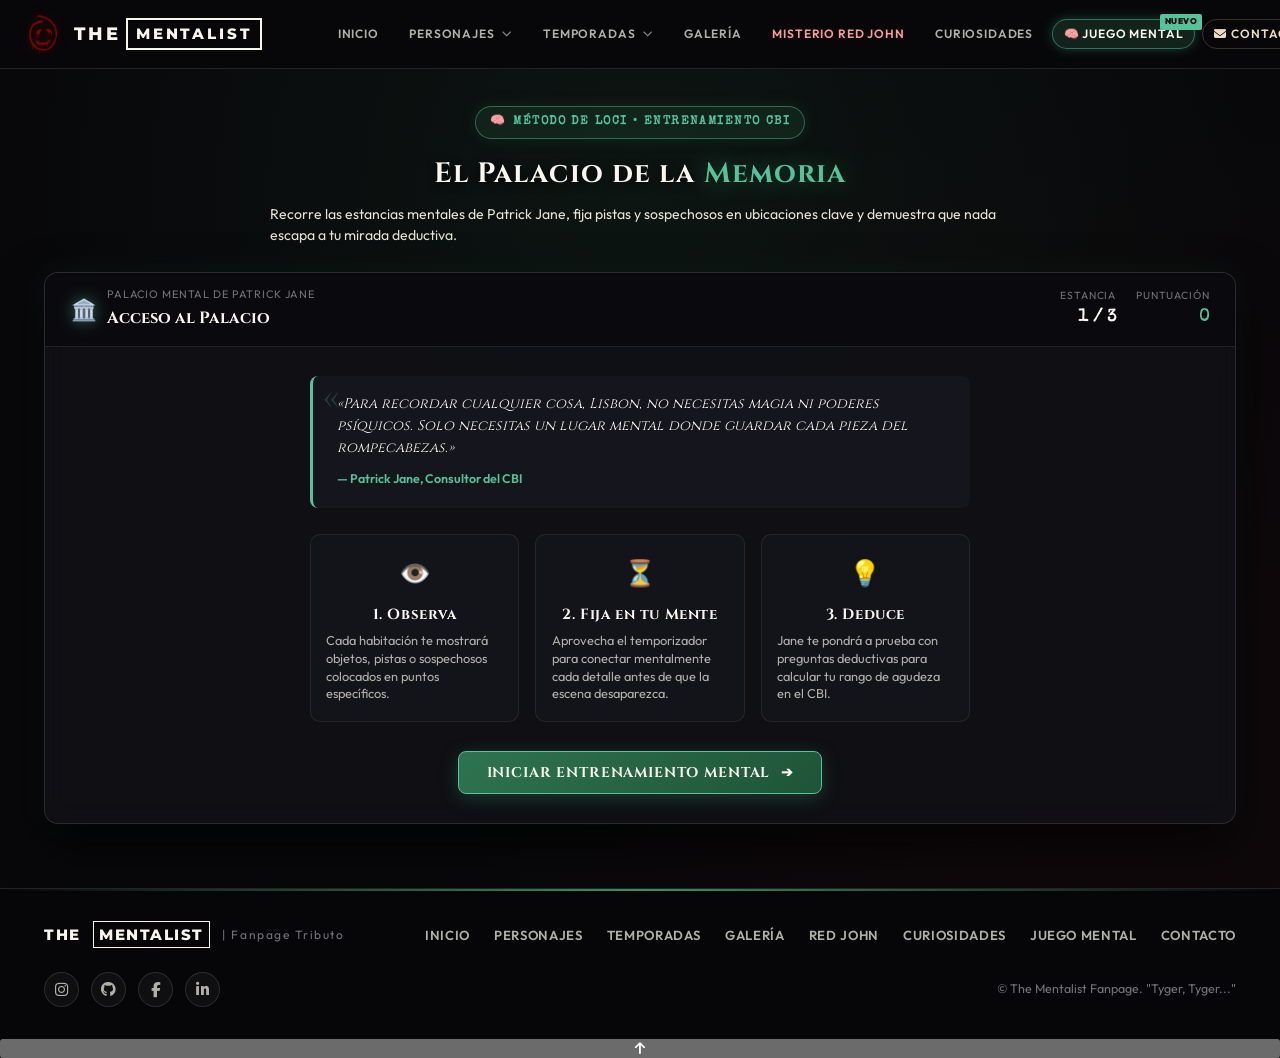
<file: juego.html>
<!DOCTYPE html>
<html lang="es">

<head>
  <meta charset="UTF-8">
  <meta name="viewport" content="width=device-width, initial-scale=1.0">
  <meta name="description"
    content="Entrena tu mente en El Palacio de la Memoria de Patrick Jane. Pon a prueba tu observación y técnica mnemotécnica con desafíos interactivos del CBI.">
  <title>El Palacio de la Memoria | The Mentalist</title>

  <link rel="stylesheet" href="https://cdnjs.cloudflare.com/ajax/libs/font-awesome/6.5.1/css/all.min.css">
  <link rel="stylesheet" href="css/style.css">
  <link rel="stylesheet" href="css/components.css">
  <link rel="stylesheet" href="css/pages.css">
  <link rel="stylesheet" href="css/game.css">
</head>

<body>

  <!-- Encabezado Principal & Navegación -->
  <header class="site-header" id="mainHeader">
    <div class="container nav-container">
      <a href="index.html" class="brand-logo" title="The Mentalist Fanpage">
        <div class="brand-icon">
          <img src="img/Red-John-Smiley-Face.png" alt="Red John Smiley" class="brand-smiley-img">
          <div class="blood-drip-container">
            <span class="blood-drip drip-left"></span>
            <span class="blood-drip drip-right"></span>
            <span class="blood-drop drop-left"></span>
            <span class="blood-drop drop-right"></span>
            <span class="blood-puddle"></span>
          </div>
        </div>
        <div class="brand-text">
          <span>THE</span>
          <span class="logo-boxed">MENTALIST</span>
        </div>
      </a>

      <!-- Menú de Navegación -->
      <nav aria-label="Navegación principal">
        <ul class="nav-menu" id="navMenu">
          <li><a href="index.html" class="nav-link">Inicio</a></li>

          <!-- Dropdown Personajes -->
          <li class="nav-item-dropdown" id="navItemPersonajes">
            <a href="personajes.html" class="nav-link nav-dropdown-trigger" id="dropdownPersonajesBtn" aria-haspopup="true" aria-expanded="false">
              <span>Personajes</span>
              <i class="fa-solid fa-chevron-down nav-dropdown-icon" aria-hidden="true"></i>
            </a>
            <div class="nav-dropdown-menu nav-dropdown-personajes" aria-labelledby="dropdownPersonajesBtn">
              <div class="dropdown-section-label">
                <i class="fa-solid fa-star"></i>
                <span>Principales de la saga</span>
              </div>
              <div class="dropdown-featured-grid">
                <a href="personajes.html?character=patrick-jane" class="dropdown-card-link" title="Abrir expediente de Patrick Jane">
                  <div class="dropdown-card-avatar">
                    <img src="img/characters/patrick_jane.jpg" alt="Patrick Jane">
                  </div>
                  <div class="dropdown-card-info">
                    <span class="dropdown-card-name">Patrick Jane</span>
                    <span class="dropdown-card-role">Consultor CBI / FBI</span>
                  </div>
                  <span class="dropdown-open-badge">Expediente <i class="fa-solid fa-folder-open"></i></span>
                </a>
                <a href="personajes.html?character=teresa-lisbon" class="dropdown-card-link" title="Abrir expediente de Teresa Lisbon">
                  <div class="dropdown-card-avatar">
                    <img src="img/characters/teresa_lisbon.jpg" alt="Teresa Lisbon">
                  </div>
                  <div class="dropdown-card-info">
                    <span class="dropdown-card-name">Teresa Lisbon</span>
                    <span class="dropdown-card-role">Agente Especial a Cargo</span>
                  </div>
                  <span class="dropdown-open-badge">Expediente <i class="fa-solid fa-folder-open"></i></span>
                </a>
                <a href="personajes.html?character=red-john" class="dropdown-card-link redjohn-card" title="Abrir expediente de Red John">
                  <div class="dropdown-card-avatar">
                    <img src="img/characters/red_john.jpg" alt="Red John">
                  </div>
                  <div class="dropdown-card-info">
                    <span class="dropdown-card-name">Red John</span>
                    <span class="dropdown-card-role">Némesis / Tyger Tyger</span>
                  </div>
                  <span class="dropdown-open-badge badge-crimson">Expediente <i class="fa-solid fa-skull"></i></span>
                </a>
              </div>

              <div class="dropdown-section-label">
                <i class="fa-solid fa-folder-tree"></i>
                <span>Divisiones & Archivo</span>
              </div>
              <div class="dropdown-categories-list">
                <a href="personajes.html?category=all" class="dropdown-cat-item">
                  <i class="fa-solid fa-boxes-stacked"></i>
                  <span>Todos los Expedientes</span>
                </a>
                <a href="personajes.html?category=cbi" class="dropdown-cat-item">
                  <i class="fa-solid fa-shield-halved"></i>
                  <span>División CBI (Sacramento)</span>
                </a>
                <a href="personajes.html?category=fbi" class="dropdown-cat-item">
                  <i class="fa-solid fa-building-columns"></i>
                  <span>Oficina FBI (Texas)</span>
                </a>
                <a href="personajes.html?category=nemesis" class="dropdown-cat-item nemesis-item">
                  <i class="fa-solid fa-skull"></i>
                  <span>Némesis & Antagonistas</span>
                </a>
              </div>
            </div>
          </li>

          <!-- Dropdown Temporadas -->
          <li class="nav-item-dropdown" id="navItemTemporadas">
            <a href="temporadas.html" class="nav-link nav-dropdown-trigger" id="dropdownTemporadasBtn" aria-haspopup="true" aria-expanded="false">
              <span>Temporadas</span>
              <i class="fa-solid fa-chevron-down nav-dropdown-icon" aria-hidden="true"></i>
            </a>
            <div class="nav-dropdown-menu nav-dropdown-temporadas" aria-labelledby="dropdownTemporadasBtn">
              <div class="dropdown-section-label">
                <i class="fa-solid fa-film"></i>
                <span>Guía Oficial de Temporadas</span>
              </div>
              <div class="dropdown-seasons-grid">
                <a href="temporadas.html?season=1" class="dropdown-season-card" title="Temporada 1">
                  <span class="season-badge">T1</span>
                  <div class="season-info-col">
                    <span class="season-title">La llegada del Consultor</span>
                    <span class="season-meta">2008 - 2009 &bull; 23 Eps</span>
                  </div>
                </a>
                <a href="temporadas.html?season=2" class="dropdown-season-card" title="Temporada 2">
                  <span class="season-badge">T2</span>
                  <div class="season-info-col">
                    <span class="season-title">La Amenaza de Bosco</span>
                    <span class="season-meta">2009 - 2010 &bull; 23 Eps</span>
                  </div>
                </a>
                <a href="temporadas.html?season=3" class="dropdown-season-card" title="Temporada 3">
                  <span class="season-badge">T3</span>
                  <div class="season-info-col">
                    <span class="season-title">La Conspiración Interna</span>
                    <span class="season-meta">2010 - 2011 &bull; 24 Eps</span>
                  </div>
                </a>
                <a href="temporadas.html?season=4" class="dropdown-season-card" title="Temporada 4">
                  <span class="season-badge">T4</span>
                  <div class="season-info-col">
                    <span class="season-title">El Juicio de Jane</span>
                    <span class="season-meta">2011 - 2012 &bull; 24 Eps</span>
                  </div>
                </a>
                <a href="temporadas.html?season=5" class="dropdown-season-card" title="Temporada 5">
                  <span class="season-badge">T5</span>
                  <div class="season-info-col">
                    <span class="season-title">Los Siete Sospechosos</span>
                    <span class="season-meta">2012 - 2013 &bull; 22 Eps</span>
                  </div>
                </a>
                <a href="temporadas.html?season=6" class="dropdown-season-card" title="Temporada 6">
                  <span class="season-badge">T6</span>
                  <div class="season-info-col">
                    <span class="season-title">La Caída de Red John</span>
                    <span class="season-meta">2013 - 2014 &bull; 22 Eps</span>
                  </div>
                </a>
                <a href="temporadas.html?season=7" class="dropdown-season-card" title="Temporada 7">
                  <span class="season-badge">T7</span>
                  <div class="season-info-col">
                    <span class="season-title">El Capítulo Final</span>
                    <span class="season-meta">2014 - 2015 &bull; 13 Eps</span>
                  </div>
                </a>
                <a href="temporadas.html?season=all" class="dropdown-season-card season-card-all" title="Ver todas las temporadas">
                  <span class="season-badge"><i class="fa-solid fa-list-check"></i></span>
                  <div class="season-info-col">
                    <span class="season-title">Ver Todas las Temporadas</span>
                    <span class="season-meta">151 Episodios &bull; Galería Completa</span>
                  </div>
                </a>
              </div>
            </div>
          </li>

          <li><a href="galeria.html" class="nav-link">Galería</a></li>
          <li><a href="red-john.html" class="nav-link nav-red-john">Misterio Red John</a></li>
          <li><a href="curiosidades.html" class="nav-link">Curiosidades</a></li>
          <li><a href="juego.html" class="nav-link active nav-game-link">🧠 Juego Mental</a></li>
          <li><a href="contacto.html" class="nav-link nav-contact-link"><i class="fa-solid fa-envelope"></i> Contacto</a></li>
        </ul>
      </nav>

      <!-- Acciones de cabecera -->
      <div class="nav-actions">
        <button class="nav-toggle" id="navToggle" aria-label="Abrir menú" aria-expanded="false">
          <svg width="24" height="24" viewBox="0 0 24 24" fill="none" stroke="currentColor" stroke-width="2">
            <line x1="3" y1="12" x2="21" y2="12"></line>
            <line x1="3" y1="6" x2="21" y2="6"></line>
            <line x1="3" y1="18" x2="21" y2="18"></line>
          </svg>
        </button>
      </div>
    </div>
  </header>

  <!-- SECCIÓN PRINCIPAL DEL JUEGO -->
  <main class="game-section">
    <div class="container">

      <!-- Cabecera de Introducción -->
      <header class="game-header-intro">
        <div class="game-badge">
          <span>🧠</span> MÉTODO DE LOCI • ENTRENAMIENTO CBI
        </div>
        <h1 class="game-title">El Palacio de la <span class="accent-green">Memoria</span></h1>
        <p class="game-subtitle">
          Recorre las estancias mentales de Patrick Jane, fija pistas y sospechosos en ubicaciones clave y demuestra que nada escapa a tu mirada deductiva.
        </p>
      </header>

      <!-- Cuadro Principal del Juego -->
      <div class="game-container" id="gameContainer">
        
        <!-- Barra superior de estado -->
        <div class="game-top-bar">
          <div class="room-indicator">
            <span class="room-icon" id="roomIcon">🏛️</span>
            <div>
              <span class="room-title-sub" id="roomSubtitle">Palacio Mental de Patrick Jane</span>
              <span class="room-title-main" id="roomName">Acceso al Palacio</span>
            </div>
          </div>

          <div class="game-metrics">
            <div class="metric-pill">
              <span class="metric-label">Estancia</span>
              <span class="metric-value" id="levelDisplay">1 / 3</span>
            </div>
            <div class="metric-pill">
              <span class="metric-label">Puntuación</span>
              <span class="metric-value highlight-green" id="scoreDisplay">0</span>
            </div>
          </div>
        </div>

        <!-- 1. PANTALLA: LOBBY / INICIO -->
        <section class="game-screen active" id="screenLobby" aria-label="Inicio del juego">
          <div class="lobby-content">
            
            <div class="jane-quote-card">
              <p class="jane-quote-text">
                «Para recordar cualquier cosa, Lisbon, no necesitas magia ni poderes psíquicos. Solo necesitas un lugar mental donde guardar cada pieza del rompecabezas.»
              </p>
              <span class="jane-quote-author">— Patrick Jane, Consultor del CBI</span>
            </div>

            <div class="rules-grid">
              <div class="rule-box">
                <span class="rule-icon">👁️</span>
                <h3 class="rule-title">1. Observa</h3>
                <p class="rule-desc">Cada habitación te mostrará objetos, pistas o sospechosos colocados en puntos específicos.</p>
              </div>
              <div class="rule-box">
                <span class="rule-icon">⏳</span>
                <h3 class="rule-title">2. Fija en tu Mente</h3>
                <p class="rule-desc">Aprovecha el temporizador para conectar mentalmente cada detalle antes de que la escena desaparezca.</p>
              </div>
              <div class="rule-box">
                <span class="rule-icon">💡</span>
                <h3 class="rule-title">3. Deduce</h3>
                <p class="rule-desc">Jane te pondrá a prueba con preguntas deductivas para calcular tu rango de agudeza en el CBI.</p>
              </div>
            </div>

            <div class="start-btn-wrap">
              <button class="btn-game-primary" id="btnStartGame">
                <span>INICIAR ENTRENAMIENTO MENTAL</span>
                <span>➔</span>
              </button>
            </div>

          </div>
        </section>

        <!-- 2. PANTALLA: MEMORIZACIÓN (FOCUS) -->
        <section class="game-screen" id="screenMemorize" aria-label="Fase de memorización">
          <!-- Banner de Concentración Mental (Palacio de la Memoria) -->
          <div class="mental-focus-banner" id="mentalFocusBanner">
            <div class="focus-pulse-icon">🧠</div>
            <div class="focus-text-wrap">
              <span class="focus-mode-tag">CONCENTRACIÓN MENTAL ACTIVA • PALACIO DE LA MEMORIA</span>
              <p class="focus-mantra">«Cierra los ojos al ruido exterior... visualiza la estancia y fija cada pista en tu mente.»</p>
            </div>
          </div>

          <div class="memorize-header">
            <div class="memorize-tip" id="memorizeTip">
              <strong>Técnica de Jane:</strong> Asocia cada elemento con su posición exacta en la estancia.
            </div>
            <div class="timer-container">
              <div class="timer-badge">
                <span class="timer-pulse"></span>
                <span id="timerText">12s</span>
              </div>
            </div>
          </div>

          <!-- Barra de progreso temporal -->
          <div class="time-progress-bar-wrap">
            <div class="time-progress-bar" id="timeProgressBar"></div>
          </div>

          <!-- Grid de Elementos en la Estancia -->
          <div class="memory-grid" id="memoryGrid">
            <!-- Se llena dinámicamente mediante JS -->
          </div>

          <div class="memorize-actions">
            <button class="btn-skip-timer" id="btnSkipTimer">
              <span>⚡ ¡Listo, ya lo memoricé!</span>
            </button>
          </div>
        </section>

        <!-- 3. PANTALLA: DESAFÍO DEDUCTIVO (PREGUNTAS) -->
        <section class="game-screen" id="screenChallenge" aria-label="Fase de preguntas">
          <div class="challenge-wrapper">
            
            <div class="challenge-question-card">
              <div class="question-counter" id="questionCounter">Pregunta 1 de 3</div>
              <h2 class="question-text" id="questionText">¿Pregunta sobre la habitación?</h2>
            </div>

            <!-- Opciones A, B, C, D -->
            <div class="options-grid" id="optionsContainer">
              <!-- Se llena dinámicamente mediante JS -->
            </div>

            <!-- Caja de explicación / retroalimentación de Jane -->
            <div class="challenge-feedback-box" id="feedbackBox"></div>

          </div>
        </section>

        <!-- 4. PANTALLA: RESULTADOS & EVALUACIÓN CBI -->
        <section class="game-screen" id="screenResults" aria-label="Resultados del juego">
          <div class="results-card">
            
            <div class="results-badge-icon">🧠</div>
            <span class="game-badge">EVALUACIÓN DEL CBI</span>
            <h2 class="results-rank-title" id="resultsRank">Sucesor de Patrick Jane</h2>
            <div class="results-score-display" id="finalScore">950 PTS</div>

            <div class="results-breakdown">
              <div class="breakdown-item">
                <span class="breakdown-label">Respuestas Correctas</span>
                <span class="breakdown-val" id="finalCorrect">9 / 9</span>
              </div>
              <div class="breakdown-item">
                <span class="breakdown-label">Precisión Mental</span>
                <span class="breakdown-val" id="finalAccuracy">100%</span>
              </div>
            </div>

            <div class="results-quote-card">
              <p class="results-quote-text" id="resultsQuote">
                «Extraordinario. Tienes una percepción casi clarividente de cada detalle. El CBI tiene un nuevo asesor de primer nivel.»
              </p>
            </div>

            <div class="results-actions">
              <button class="btn-game-primary" id="btnRestart">
                <span>REPETIR ENTRENAMIENTO</span>
                <span>↺</span>
              </button>
              <a href="index.html" class="btn-game-secondary">
                <span>VOLVER AL INICIO</span>
              </a>
            </div>

          </div>
        </section>

      </div><!-- /.game-container -->

      <!-- Capa de Viñeta Inmersiva de Túnel Mental (Palacio de la Memoria) -->
      <div class="mental-focus-overlay" id="mentalFocusOverlay" aria-hidden="true"></div>

    </div>
  </main>

  <!-- FOOTER -->
  <footer class="site-footer">
    <div class="container footer-simple-content">
      <div class="footer-brand-compact">
        <span>THE</span>
        <span style="border: 1px solid var(--cream-pure); padding: 0 0.35rem;">MENTALIST</span>
        <span style="color: var(--text-muted); font-size: 0.75rem; font-weight: 400; font-family: var(--font-body);">| Fanpage Tributo</span>
      </div>

      <ul class="footer-nav-compact">
        <li><a href="index.html">Inicio</a></li>
        <li><a href="personajes.html">Personajes</a></li>
        <li><a href="temporadas.html">Temporadas</a></li>
        <li><a href="galeria.html">Galería</a></li>
        <li><a href="red-john.html">Red John</a></li>
        <li><a href="curiosidades.html">Curiosidades</a></li>
        <li><a href="juego.html">Juego Mental</a></li>
        <li><a href="contacto.html">Contacto</a></li>
      </ul>

      <div class="footer-social-links">
        <a href="https://www.instagram.com/lucass_cobanera/" target="_blank" rel="noopener noreferrer" class="social-icon" aria-label="Instagram" title="Instagram">
          <i class="fa-brands fa-instagram"></i>
        </a>
        <a href="https://github.com/LucasCobanera" target="_blank" rel="noopener noreferrer" class="social-icon" aria-label="GitHub" title="GitHub">
          <i class="fa-brands fa-github"></i>
        </a>
        <a href="https://www.facebook.com/lucas.cobanera.9" target="_blank" rel="noopener noreferrer" class="social-icon" aria-label="Facebook" title="Facebook">
          <i class="fa-brands fa-facebook-f"></i>
        </a>
        <a href="https://www.linkedin.com/in/lucas-cobanera-alucen-5aa892219/" target="_blank" rel="noopener noreferrer" class="social-icon" aria-label="LinkedIn" title="LinkedIn">
          <i class="fa-brands fa-linkedin-in"></i>
        </a>
      </div>

      <div class="footer-copy-text">
        &copy; The Mentalist Fanpage. "Tyger, Tyger..."
      </div>
    </div>
  </footer>

  <!-- Scripts -->
  <script src="js/main.js"></script>
  <script src="js/game.js"></script>
</body>

</html>
</file>
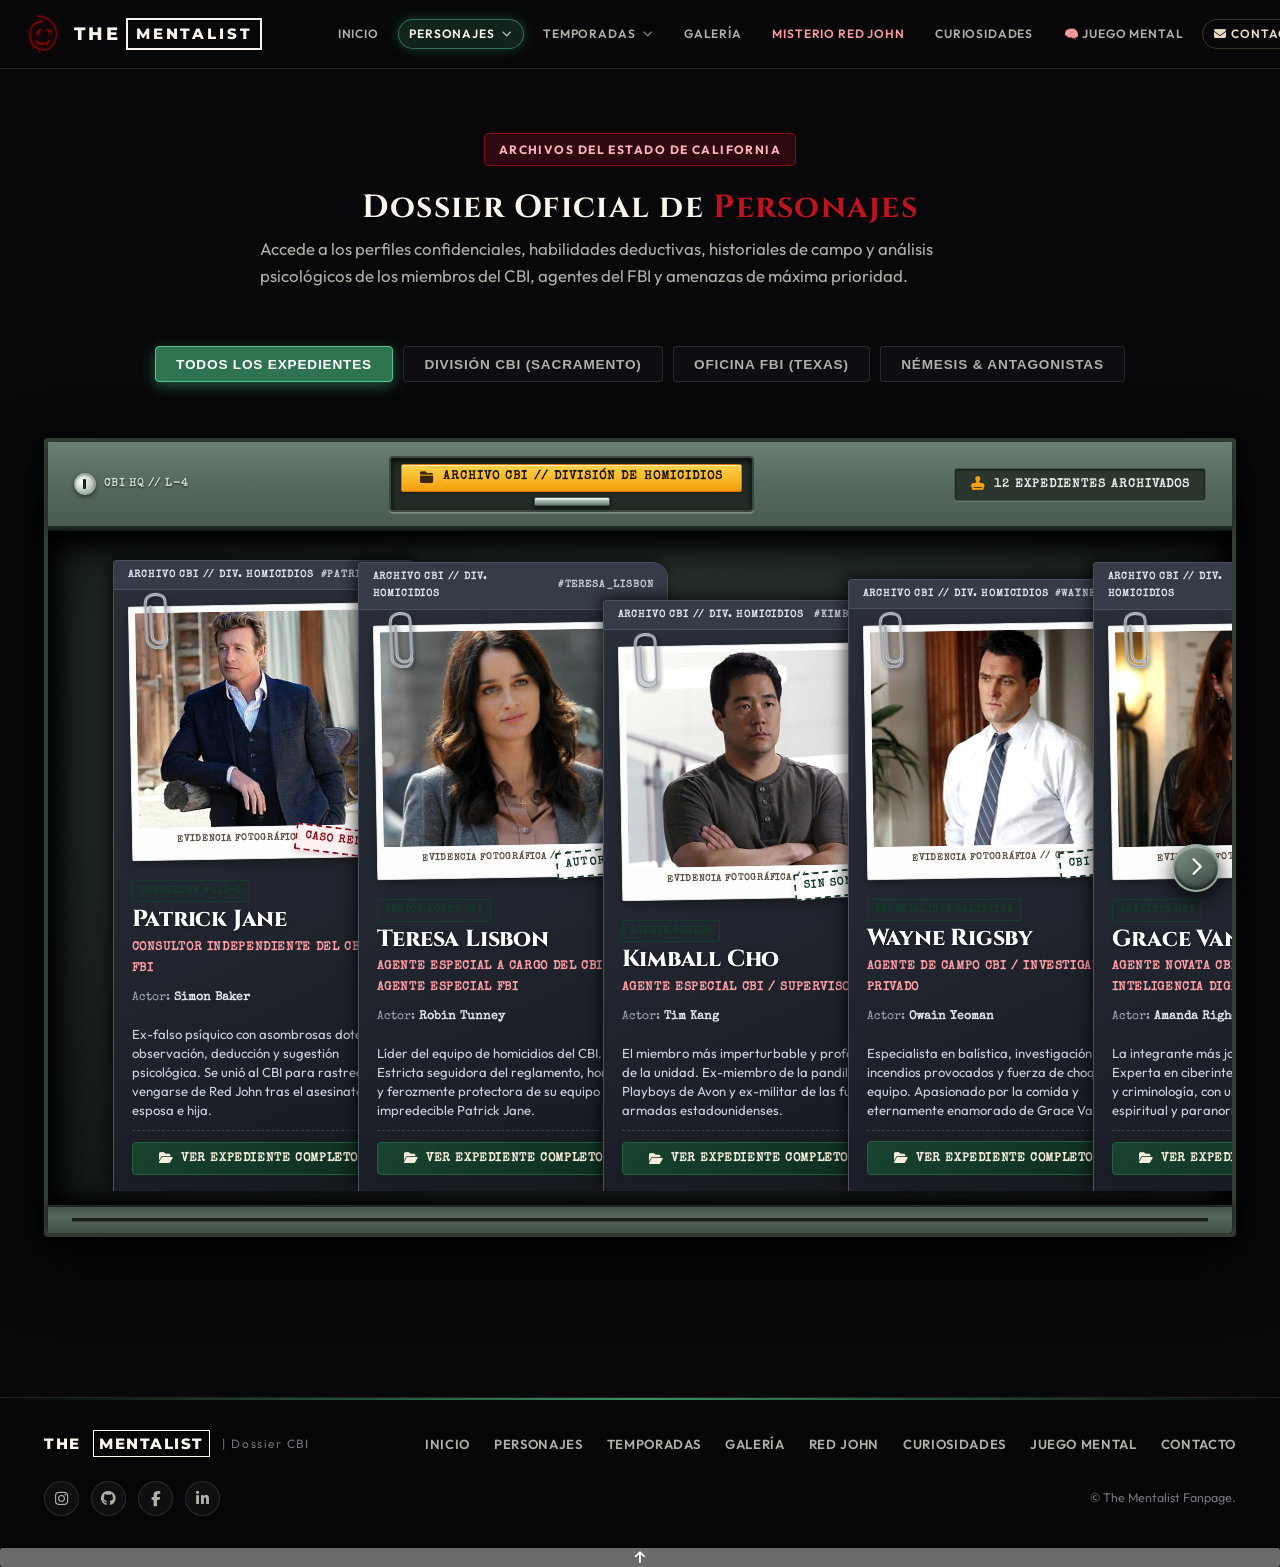
<file: personajes.html>
<!DOCTYPE html>
<html lang="es">

<head>
  <meta charset="UTF-8">
  <meta name="viewport" content="width=device-width, initial-scale=1.0">
  <meta name="description"
    content="Expedientes y perfiles psicológicos completos de los personajes de The Mentalist: Patrick Jane, Teresa Lisbon, Kimball Cho, Wayne Rigsby, Grace Van Pelt, Red John y más.">
  <title>Personajes & Expedientes CBI | The Mentalist</title>

  <link rel="stylesheet" href="https://cdnjs.cloudflare.com/ajax/libs/font-awesome/6.5.1/css/all.min.css">
  <link rel="stylesheet" href="css/style.css">
  <link rel="stylesheet" href="css/components.css">
  <link rel="stylesheet" href="css/pages.css">
</head>

<body>

  <!-- Encabezado Principal & Navegación -->
  <header class="site-header" id="mainHeader">
    <div class="container nav-container">
      <a href="index.html" class="brand-logo" title="The Mentalist Fanpage">
        <div class="brand-icon">
          <img src="img/Red-John-Smiley-Face.png" alt="Red John Smiley" class="brand-smiley-img">
          <div class="blood-drip-container">
            <span class="blood-drip drip-left"></span>
            <span class="blood-drip drip-right"></span>
            <span class="blood-drop drop-left"></span>
            <span class="blood-drop drop-right"></span>
            <span class="blood-puddle"></span>
          </div>
        </div>
        <div class="brand-text">
          <span>THE</span>
          <span class="logo-boxed">MENTALIST</span>
        </div>
      </a>

      <nav aria-label="Navegación principal">
        <ul class="nav-menu" id="navMenu">
          <li><a href="index.html" class="nav-link">Inicio</a></li>

          <!-- Dropdown Personajes -->
          <li class="nav-item-dropdown" id="navItemPersonajes">
            <a href="personajes.html" class="nav-link nav-dropdown-trigger active" id="dropdownPersonajesBtn" aria-haspopup="true" aria-expanded="false">
              <span>Personajes</span>
              <i class="fa-solid fa-chevron-down nav-dropdown-icon" aria-hidden="true"></i>
            </a>
            <div class="nav-dropdown-menu nav-dropdown-personajes" aria-labelledby="dropdownPersonajesBtn">
              <div class="dropdown-section-label">
                <i class="fa-solid fa-star"></i>
                <span>Principales de la saga</span>
              </div>
              <div class="dropdown-featured-grid">
                <a href="personajes.html?character=patrick-jane" class="dropdown-card-link" title="Abrir expediente de Patrick Jane">
                  <div class="dropdown-card-avatar">
                    <img src="img/characters/patrick_jane.jpg" alt="Patrick Jane">
                  </div>
                  <div class="dropdown-card-info">
                    <span class="dropdown-card-name">Patrick Jane</span>
                    <span class="dropdown-card-role">Consultor CBI / FBI</span>
                  </div>
                  <span class="dropdown-open-badge">Expediente <i class="fa-solid fa-folder-open"></i></span>
                </a>
                <a href="personajes.html?character=teresa-lisbon" class="dropdown-card-link" title="Abrir expediente de Teresa Lisbon">
                  <div class="dropdown-card-avatar">
                    <img src="img/characters/teresa_lisbon.jpg" alt="Teresa Lisbon">
                  </div>
                  <div class="dropdown-card-info">
                    <span class="dropdown-card-name">Teresa Lisbon</span>
                    <span class="dropdown-card-role">Agente Especial a Cargo</span>
                  </div>
                  <span class="dropdown-open-badge">Expediente <i class="fa-solid fa-folder-open"></i></span>
                </a>
                <a href="personajes.html?character=red-john" class="dropdown-card-link redjohn-card" title="Abrir expediente de Red John">
                  <div class="dropdown-card-avatar">
                    <img src="img/characters/red_john.jpg" alt="Red John">
                  </div>
                  <div class="dropdown-card-info">
                    <span class="dropdown-card-name">Red John</span>
                    <span class="dropdown-card-role">Némesis / Tyger Tyger</span>
                  </div>
                  <span class="dropdown-open-badge badge-crimson">Expediente <i class="fa-solid fa-skull"></i></span>
                </a>
              </div>

              <div class="dropdown-section-label">
                <i class="fa-solid fa-folder-tree"></i>
                <span>Divisiones & Archivo</span>
              </div>
              <div class="dropdown-categories-list">
                <a href="personajes.html?category=all" class="dropdown-cat-item">
                  <i class="fa-solid fa-boxes-stacked"></i>
                  <span>Todos los Expedientes</span>
                </a>
                <a href="personajes.html?category=cbi" class="dropdown-cat-item">
                  <i class="fa-solid fa-shield-halved"></i>
                  <span>División CBI (Sacramento)</span>
                </a>
                <a href="personajes.html?category=fbi" class="dropdown-cat-item">
                  <i class="fa-solid fa-building-columns"></i>
                  <span>Oficina FBI (Texas)</span>
                </a>
                <a href="personajes.html?category=nemesis" class="dropdown-cat-item nemesis-item">
                  <i class="fa-solid fa-skull"></i>
                  <span>Némesis & Antagonistas</span>
                </a>
              </div>
            </div>
          </li>

          <!-- Dropdown Temporadas -->
          <li class="nav-item-dropdown" id="navItemTemporadas">
            <a href="temporadas.html" class="nav-link nav-dropdown-trigger" id="dropdownTemporadasBtn" aria-haspopup="true" aria-expanded="false">
              <span>Temporadas</span>
              <i class="fa-solid fa-chevron-down nav-dropdown-icon" aria-hidden="true"></i>
            </a>
            <div class="nav-dropdown-menu nav-dropdown-temporadas" aria-labelledby="dropdownTemporadasBtn">
              <div class="dropdown-section-label">
                <i class="fa-solid fa-film"></i>
                <span>Guía Oficial de Temporadas</span>
              </div>
              <div class="dropdown-seasons-grid">
                <a href="temporadas.html?season=1" class="dropdown-season-card" title="Temporada 1">
                  <span class="season-badge">T1</span>
                  <div class="season-info-col">
                    <span class="season-title">La llegada del Consultor</span>
                    <span class="season-meta">2008 - 2009 &bull; 23 Eps</span>
                  </div>
                </a>
                <a href="temporadas.html?season=2" class="dropdown-season-card" title="Temporada 2">
                  <span class="season-badge">T2</span>
                  <div class="season-info-col">
                    <span class="season-title">La Amenaza de Bosco</span>
                    <span class="season-meta">2009 - 2010 &bull; 23 Eps</span>
                  </div>
                </a>
                <a href="temporadas.html?season=3" class="dropdown-season-card" title="Temporada 3">
                  <span class="season-badge">T3</span>
                  <div class="season-info-col">
                    <span class="season-title">La Conspiración Interna</span>
                    <span class="season-meta">2010 - 2011 &bull; 24 Eps</span>
                  </div>
                </a>
                <a href="temporadas.html?season=4" class="dropdown-season-card" title="Temporada 4">
                  <span class="season-badge">T4</span>
                  <div class="season-info-col">
                    <span class="season-title">El Juicio de Jane</span>
                    <span class="season-meta">2011 - 2012 &bull; 24 Eps</span>
                  </div>
                </a>
                <a href="temporadas.html?season=5" class="dropdown-season-card" title="Temporada 5">
                  <span class="season-badge">T5</span>
                  <div class="season-info-col">
                    <span class="season-title">Los Siete Sospechosos</span>
                    <span class="season-meta">2012 - 2013 &bull; 22 Eps</span>
                  </div>
                </a>
                <a href="temporadas.html?season=6" class="dropdown-season-card" title="Temporada 6">
                  <span class="season-badge">T6</span>
                  <div class="season-info-col">
                    <span class="season-title">La Caída de Red John</span>
                    <span class="season-meta">2013 - 2014 &bull; 22 Eps</span>
                  </div>
                </a>
                <a href="temporadas.html?season=7" class="dropdown-season-card" title="Temporada 7">
                  <span class="season-badge">T7</span>
                  <div class="season-info-col">
                    <span class="season-title">El Capítulo Final</span>
                    <span class="season-meta">2014 - 2015 &bull; 13 Eps</span>
                  </div>
                </a>
                <a href="temporadas.html?season=all" class="dropdown-season-card season-card-all" title="Ver todas las temporadas">
                  <span class="season-badge"><i class="fa-solid fa-list-check"></i></span>
                  <div class="season-info-col">
                    <span class="season-title">Ver Todas las Temporadas</span>
                    <span class="season-meta">151 Episodios &bull; Galería Completa</span>
                  </div>
                </a>
              </div>
            </div>
          </li>

          <li><a href="galeria.html" class="nav-link">Galería</a></li>
          <li><a href="red-john.html" class="nav-link nav-red-john">Misterio Red John</a></li>
          <li><a href="curiosidades.html" class="nav-link">Curiosidades</a></li>
          <li><a href="juego.html" class="nav-link nav-game-link">🧠 Juego Mental</a></li>
          <li><a href="contacto.html" class="nav-link nav-contact-link"><i class="fa-solid fa-envelope"></i> Contacto</a></li>
        </ul>
      </nav>

      <div class="nav-actions">
        <button class="nav-toggle" id="navToggle" aria-label="Abrir menú" aria-expanded="false">
          <svg width="24" height="24" viewBox="0 0 24 24" fill="none" stroke="currentColor" stroke-width="2">
            <line x1="3" y1="12" x2="21" y2="12"></line>
            <line x1="3" y1="6" x2="21" y2="6"></line>
            <line x1="3" y1="18" x2="21" y2="18"></line>
          </svg>
        </button>
      </div>
    </div>
  </header>

  <main class="container" style="padding: 4rem 1.5rem 6rem;">

    <!-- ENCABEZADO DE PÁGINA -->
    <div class="section-header">
      <span class="badge badge-crimson">ARCHIVOS DEL ESTADO DE CALIFORNIA</span>
      <h1>Dossier Oficial de <span class="text-crimson">Personajes</span></h1>
      <p>
        Accede a los perfiles confidenciales, habilidades deductivas, historiales de campo y análisis psicológicos de
        los miembros del CBI, agentes del FBI y amenazas de máxima prioridad.
      </p>
    </div>

    <!-- PESTAÑAS DE FILTRO -->
    <div class="filter-tabs">
      <button class="filter-btn active" data-category="all" id="filterAll">Todos los Expedientes</button>
      <button class="filter-btn" data-category="cbi" id="filterCbi">División CBI (Sacramento)</button>
      <button class="filter-btn" data-category="fbi" id="filterFbi">Oficina FBI (Texas)</button>
      <button class="filter-btn" data-category="nemesis" id="filterNemesis">Némesis & Antagonistas</button>
    </div>

    <!-- ARCHIVADOR METÁLICO CLÁSICO / FICHERO DE OFICINA CBI -->
    <section class="cbi-archive-locker" aria-label="Mueble Archivador Oficial CBI">
      <!-- Frente superior de cajón con cerradura cilíndrica y manija con ficha amarilla -->
      <div class="locker-header-bar">
        <div class="cabinet-top-lock" title="Cerradura CBI Nº 411-C">
          <span class="lock-cylinder">
            <span class="key-slit"></span>
          </span>
          <span class="lock-serial">CBI HQ // L-4</span>
        </div>

        <div class="locker-badge-plate drawer-handle-fixture">
          <div class="drawer-yellow-card">
            <i class="fa-solid fa-folder-closed"></i>
            <span>ARCHIVO CBI // DIVISIÓN DE HOMICIDIOS</span>
          </div>
          <div class="drawer-pull-latch"></div>
        </div>

        <div class="locker-status-indicator">
          <span class="locker-archive-icon"><i class="fa-solid fa-stamp"></i></span>
          <span id="lockerCounterText" class="locker-counter">EXPEDIENTES ARCHIVADOS</span>
        </div>
      </div>

      <!-- Interior del cajón abierto con rieles telescópicos laterales y expedientes colgantes -->
      <div class="locker-drawer-interior">
        <div class="telescopic-slide slide-left" aria-hidden="true">
          <div class="slide-metal-rail"></div>
          <div class="slide-ball-bearing"></div>
        </div>

        <button type="button" class="locker-nav-btn locker-nav-prev" id="carouselPrevBtn" aria-label="Ver expedientes anteriores">
          <i class="fa-solid fa-chevron-left"></i>
        </button>

        <div class="locker-carousel-viewport" id="lockerCarouselViewport">
          <div class="dossier-overlap-track" id="charactersGrid">
            <!-- Se inyecta dinámicamente mediante js/characters.js -->
          </div>
        </div>

        <button type="button" class="locker-nav-btn locker-nav-next" id="carouselNextBtn" aria-label="Ver siguientes expedientes">
          <i class="fa-solid fa-chevron-right"></i>
        </button>

        <div class="telescopic-slide slide-right" aria-hidden="true">
          <div class="slide-metal-rail"></div>
          <div class="slide-ball-bearing"></div>
        </div>
      </div>

      <!-- Borde inferior / frente de cajón y separación con el cajón inferior -->
      <div class="locker-bottom-runner">
        <div class="drawer-front-lip"></div>
        <div class="cabinet-seam-line"></div>
      </div>
    </section>

  </main>

  <!-- MODAL DE DETALLES DEL PERSONAJE -->
  <div class="modal-overlay" id="characterModal" role="dialog" aria-modal="true"
    aria-label="Expediente detallado del personaje">
    <div class="modal-content">
      <button class="modal-close" id="modalCloseBtn" aria-label="Cerrar expediente">✕</button>
      <div id="modalDetailsBody">
        <!-- Inyectado por JS -->
      </div>
    </div>
  </div>

  <!-- FOOTER SIMPLIFICADO -->
  <footer class="site-footer">
    <div class="container footer-simple-content">
      <div class="footer-brand-compact">
        <span>THE</span>
        <span style="border: 1px solid var(--cream-pure); padding: 0 0.35rem;">MENTALIST</span>
        <span style="color: var(--text-muted); font-size: 0.75rem; font-weight: 400; font-family: var(--font-body);">|
          Dossier CBI</span>
      </div>

      <ul class="footer-nav-compact">
        <li><a href="index.html">Inicio</a></li>
        <li><a href="personajes.html">Personajes</a></li>
        <li><a href="temporadas.html">Temporadas</a></li>
        <li><a href="galeria.html">Galería</a></li>
        <li><a href="red-john.html">Red John</a></li>
        <li><a href="curiosidades.html">Curiosidades</a></li>
        <li><a href="juego.html">Juego Mental</a></li>
        <li><a href="contacto.html">Contacto</a></li>
      </ul>

      <div class="footer-social-links">
        <a href="https://www.instagram.com/lucass_cobanera/" target="_blank" rel="noopener noreferrer" class="social-icon" aria-label="Instagram" title="Instagram">
          <i class="fa-brands fa-instagram"></i>
        </a>
        <a href="https://github.com/LucasCobanera" target="_blank" rel="noopener noreferrer" class="social-icon" aria-label="GitHub" title="GitHub">
          <i class="fa-brands fa-github"></i>
        </a>
        <a href="https://www.facebook.com/lucas.cobanera.9" target="_blank" rel="noopener noreferrer" class="social-icon" aria-label="Facebook" title="Facebook">
          <i class="fa-brands fa-facebook-f"></i>
        </a>
        <a href="https://www.linkedin.com/in/lucas-cobanera-alucen-5aa892219/" target="_blank" rel="noopener noreferrer" class="social-icon" aria-label="LinkedIn" title="LinkedIn">
          <i class="fa-brands fa-linkedin-in"></i>
        </a>
      </div>

      <div class="footer-copy-text">
        &copy; The Mentalist Fanpage.
      </div>
    </div>
  </footer>

  <!-- Scripts -->
  <script src="js/main.js"></script>
  <script src="js/characters.js"></script>
</body>

</html>
</file>
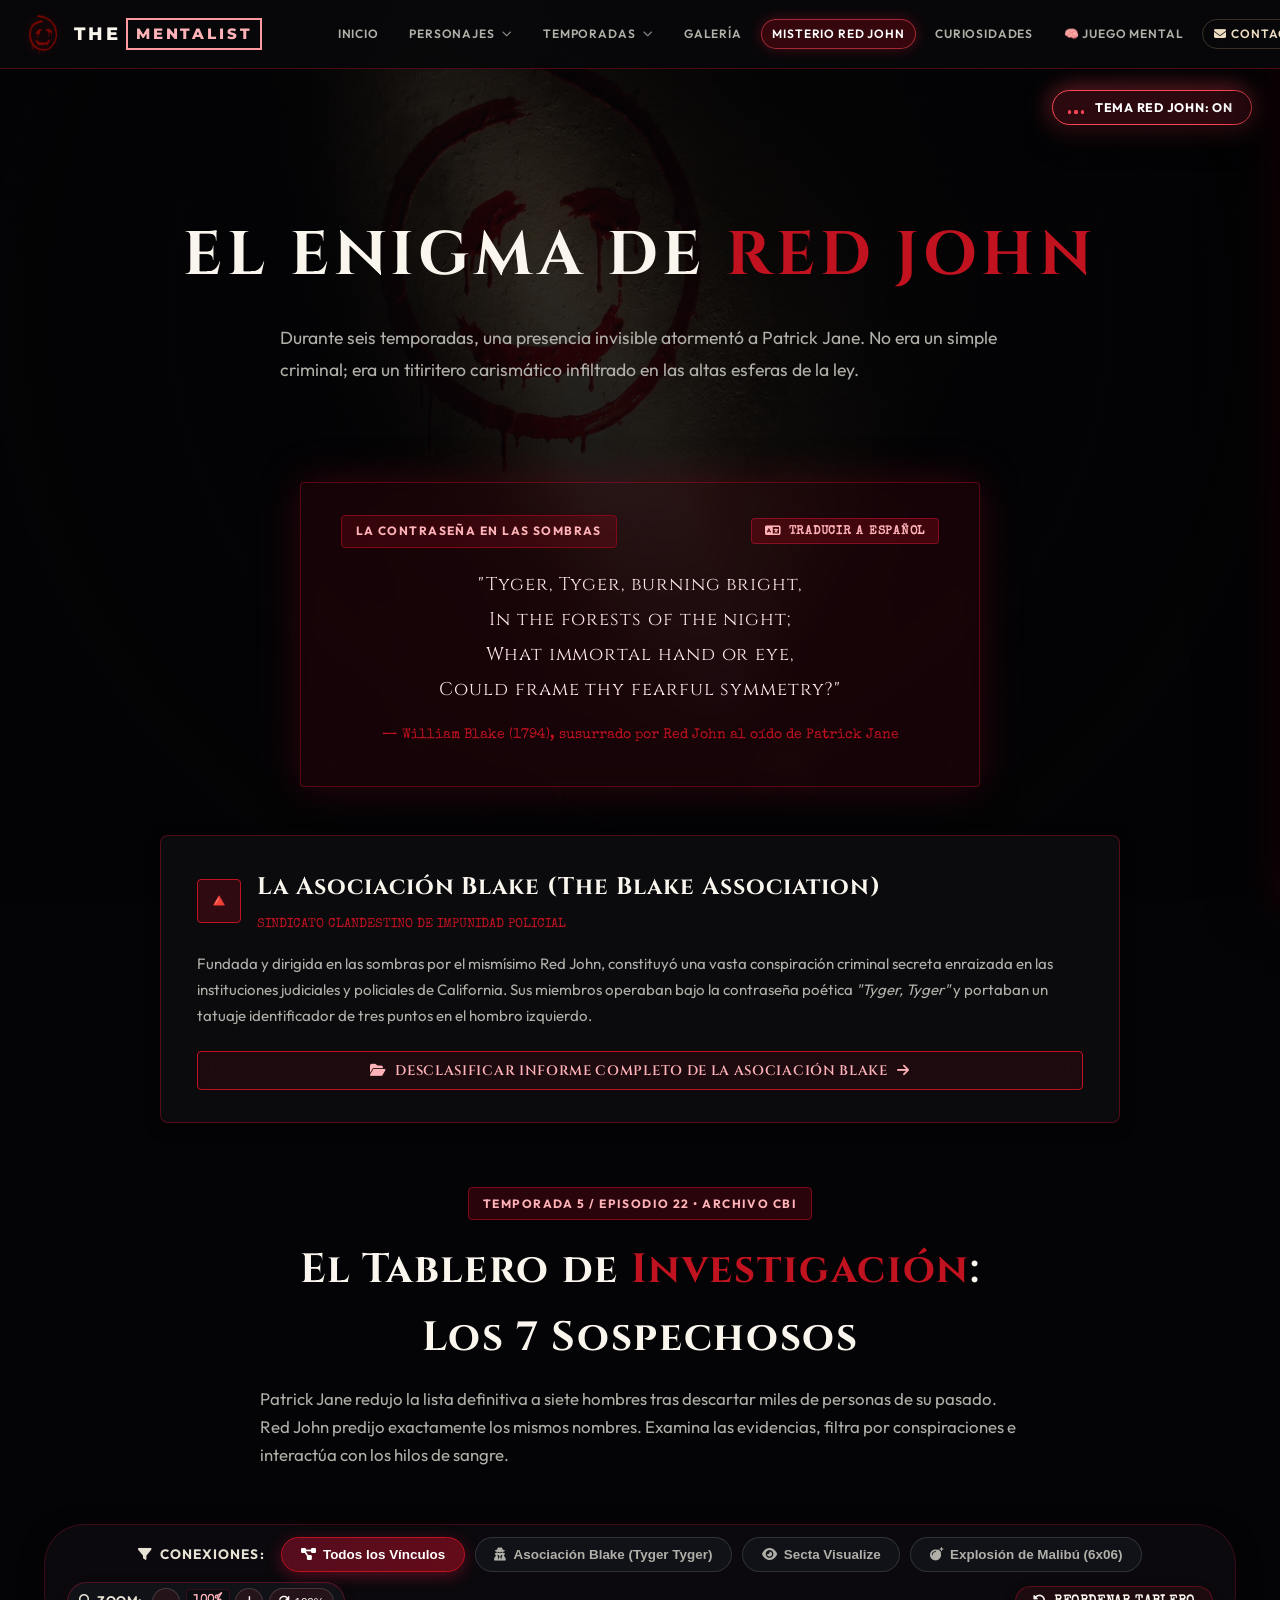
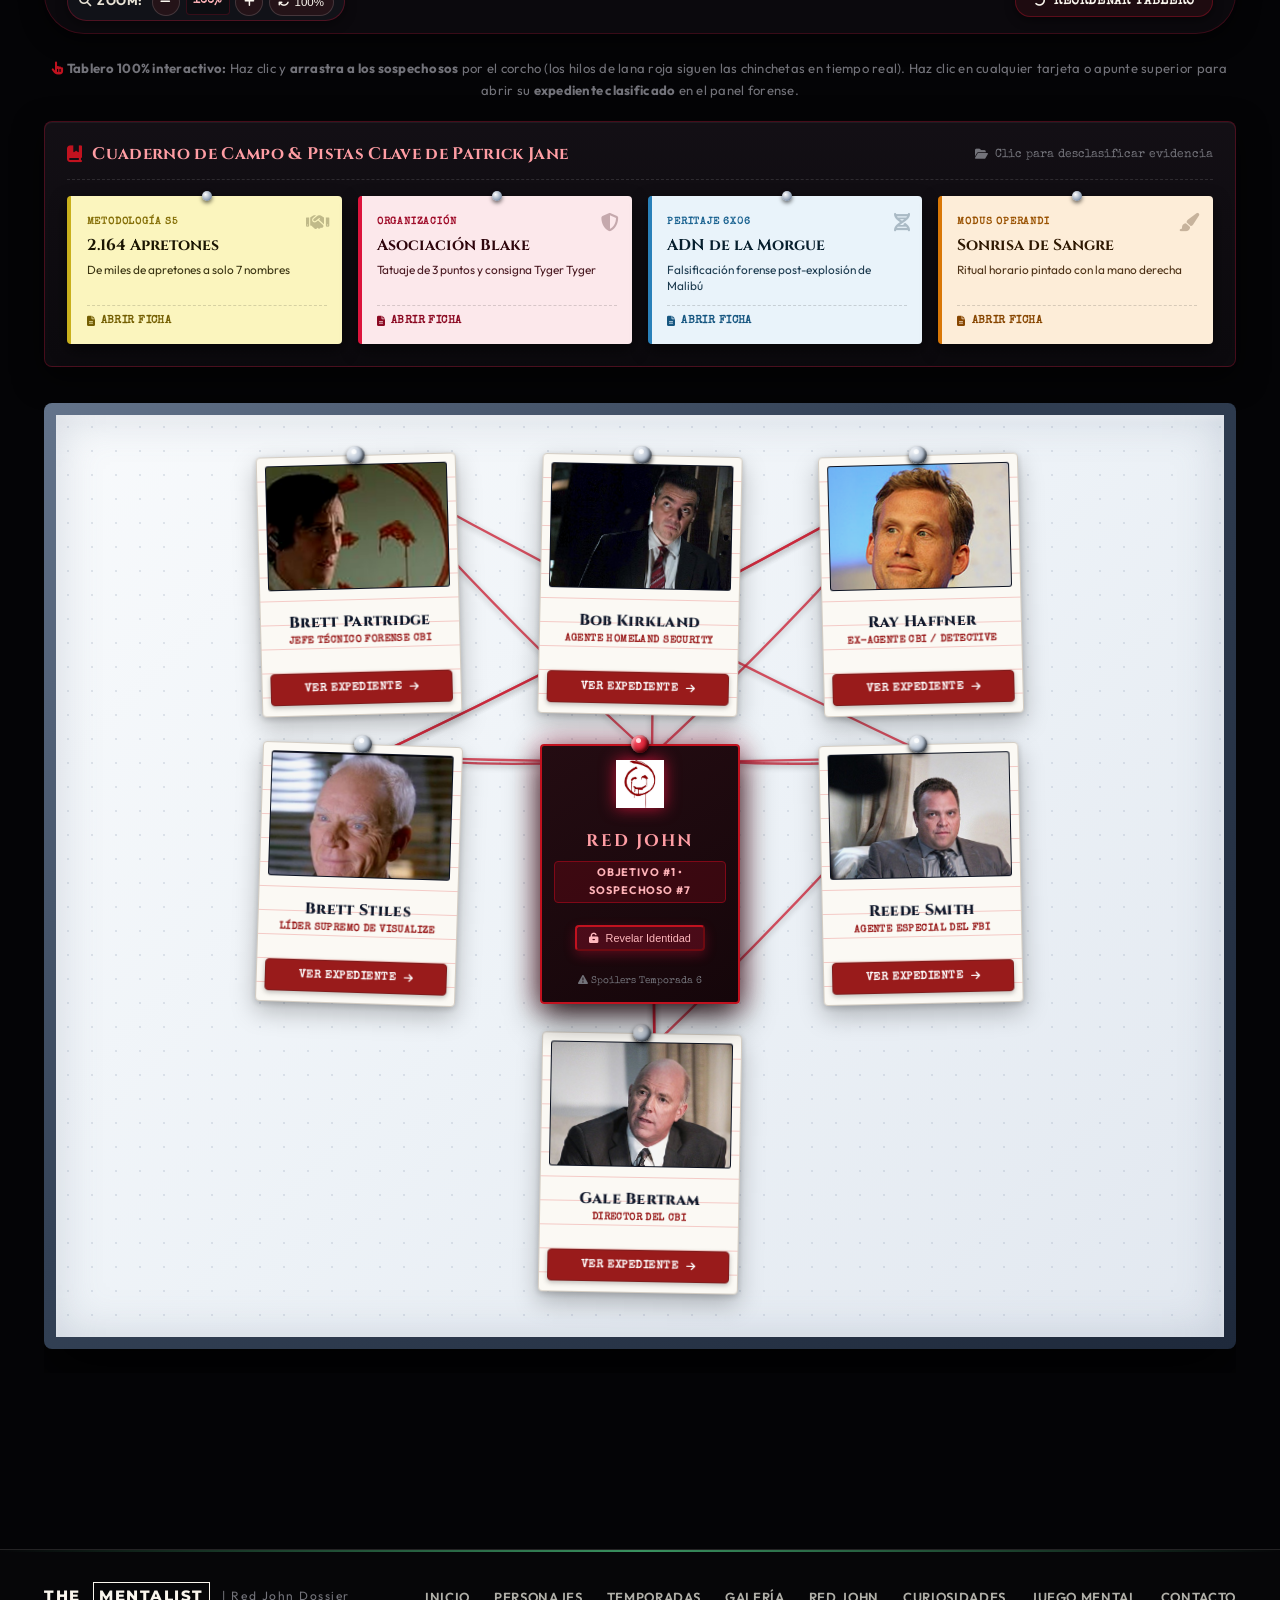
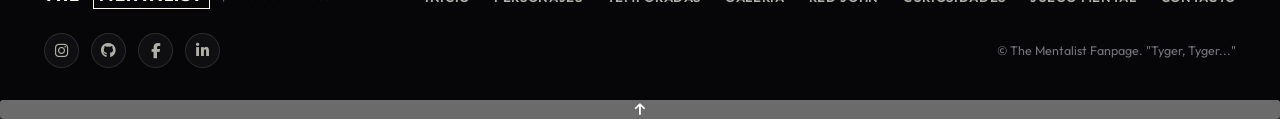
<file: red-john.html>
<!DOCTYPE html>
<html lang="es">

<head>
  <meta charset="UTF-8">
  <meta name="viewport" content="width=device-width, initial-scale=1.0">
  <meta name="description"
    content="El enigma completo de Red John (John el Rojo): La firma de sangre, el poema Tyger Tyger de William Blake, los 7 sospechosos y la Asociación Blake.">
  <title>El Misterio de Red John (John el Rojo) | The Mentalist</title>

  <link rel="stylesheet" href="https://cdnjs.cloudflare.com/ajax/libs/font-awesome/6.5.1/css/all.min.css">
  <link rel="stylesheet" href="css/style.css">
  <link rel="stylesheet" href="css/components.css">
  <link rel="stylesheet" href="css/pages.css">
</head>

<body class="red-john-page">

  <!-- Encabezado Principal & Navegación -->
  <header class="site-header" id="mainHeader" style="border-bottom-color: rgba(155, 17, 36, 0.45);">
    <div class="container nav-container">
      <a href="index.html" class="brand-logo" title="The Mentalist Fanpage">
        <div class="brand-icon">
          <img src="img/Red-John-Smiley-Face.png" alt="Red John Smiley" class="brand-smiley-img">
          <div class="blood-drip-container">
            <span class="blood-drip drip-left"></span>
            <span class="blood-drip drip-right"></span>
            <span class="blood-drop drop-left"></span>
            <span class="blood-drop drop-right"></span>
            <span class="blood-puddle"></span>
          </div>
        </div>
        <div class="brand-text">
          <span>THE</span>
          <span class="logo-boxed" style="border-color: #ff999f; color: #ffb3b8;">MENTALIST</span>
        </div>
      </a>

      <nav aria-label="Navegación principal">
        <ul class="nav-menu" id="navMenu">
          <li><a href="index.html" class="nav-link">Inicio</a></li>

          <!-- Dropdown Personajes -->
          <li class="nav-item-dropdown" id="navItemPersonajes">
            <a href="personajes.html" class="nav-link nav-dropdown-trigger" id="dropdownPersonajesBtn"
              aria-haspopup="true" aria-expanded="false">
              <span>Personajes</span>
              <i class="fa-solid fa-chevron-down nav-dropdown-icon" aria-hidden="true"></i>
            </a>
            <div class="nav-dropdown-menu nav-dropdown-personajes" aria-labelledby="dropdownPersonajesBtn">
              <div class="dropdown-section-label">
                <i class="fa-solid fa-star"></i>
                <span>Principales de la saga</span>
              </div>
              <div class="dropdown-featured-grid">
                <a href="personajes.html?character=patrick-jane" class="dropdown-card-link"
                  title="Abrir expediente de Patrick Jane">
                  <div class="dropdown-card-avatar">
                    <img src="img/characters/patrick_jane.jpg" alt="Patrick Jane">
                  </div>
                  <div class="dropdown-card-info">
                    <span class="dropdown-card-name">Patrick Jane</span>
                    <span class="dropdown-card-role">Consultor CBI / FBI</span>
                  </div>
                  <span class="dropdown-open-badge">Expediente <i class="fa-solid fa-folder-open"></i></span>
                </a>
                <a href="personajes.html?character=teresa-lisbon" class="dropdown-card-link"
                  title="Abrir expediente de Teresa Lisbon">
                  <div class="dropdown-card-avatar">
                    <img src="img/characters/teresa_lisbon.jpg" alt="Teresa Lisbon">
                  </div>
                  <div class="dropdown-card-info">
                    <span class="dropdown-card-name">Teresa Lisbon</span>
                    <span class="dropdown-card-role">Agente Especial a Cargo</span>
                  </div>
                  <span class="dropdown-open-badge">Expediente <i class="fa-solid fa-folder-open"></i></span>
                </a>
                <a href="personajes.html?character=red-john" class="dropdown-card-link redjohn-card"
                  title="Abrir expediente de Red John">
                  <div class="dropdown-card-avatar">
                    <img src="img/characters/red_john.jpg" alt="Red John">
                  </div>
                  <div class="dropdown-card-info">
                    <span class="dropdown-card-name">Red John</span>
                    <span class="dropdown-card-role">Némesis / Tyger Tyger</span>
                  </div>
                  <span class="dropdown-open-badge badge-crimson">Expediente <i class="fa-solid fa-skull"></i></span>
                </a>
              </div>

              <div class="dropdown-section-label">
                <i class="fa-solid fa-folder-tree"></i>
                <span>Divisiones & Archivo</span>
              </div>
              <div class="dropdown-categories-list">
                <a href="personajes.html?category=all" class="dropdown-cat-item">
                  <i class="fa-solid fa-boxes-stacked"></i>
                  <span>Todos los Expedientes</span>
                </a>
                <a href="personajes.html?category=cbi" class="dropdown-cat-item">
                  <i class="fa-solid fa-shield-halved"></i>
                  <span>División CBI (Sacramento)</span>
                </a>
                <a href="personajes.html?category=fbi" class="dropdown-cat-item">
                  <i class="fa-solid fa-building-columns"></i>
                  <span>Oficina FBI (Texas)</span>
                </a>
                <a href="personajes.html?category=nemesis" class="dropdown-cat-item nemesis-item">
                  <i class="fa-solid fa-skull"></i>
                  <span>Némesis & Antagonistas</span>
                </a>
              </div>
            </div>
          </li>

          <!-- Dropdown Temporadas -->
          <li class="nav-item-dropdown" id="navItemTemporadas">
            <a href="temporadas.html" class="nav-link nav-dropdown-trigger" id="dropdownTemporadasBtn"
              aria-haspopup="true" aria-expanded="false">
              <span>Temporadas</span>
              <i class="fa-solid fa-chevron-down nav-dropdown-icon" aria-hidden="true"></i>
            </a>
            <div class="nav-dropdown-menu nav-dropdown-temporadas" aria-labelledby="dropdownTemporadasBtn">
              <div class="dropdown-section-label">
                <i class="fa-solid fa-film"></i>
                <span>Guía Oficial de Temporadas</span>
              </div>
              <div class="dropdown-seasons-grid">
                <a href="temporadas.html?season=1" class="dropdown-season-card" title="Temporada 1">
                  <span class="season-badge">T1</span>
                  <div class="season-info-col">
                    <span class="season-title">La llegada del Consultor</span>
                    <span class="season-meta">2008 - 2009 &bull; 23 Eps</span>
                  </div>
                </a>
                <a href="temporadas.html?season=2" class="dropdown-season-card" title="Temporada 2">
                  <span class="season-badge">T2</span>
                  <div class="season-info-col">
                    <span class="season-title">La Amenaza de Bosco</span>
                    <span class="season-meta">2009 - 2010 &bull; 23 Eps</span>
                  </div>
                </a>
                <a href="temporadas.html?season=3" class="dropdown-season-card" title="Temporada 3">
                  <span class="season-badge">T3</span>
                  <div class="season-info-col">
                    <span class="season-title">La Conspiración Interna</span>
                    <span class="season-meta">2010 - 2011 &bull; 24 Eps</span>
                  </div>
                </a>
                <a href="temporadas.html?season=4" class="dropdown-season-card" title="Temporada 4">
                  <span class="season-badge">T4</span>
                  <div class="season-info-col">
                    <span class="season-title">El Juicio de Jane</span>
                    <span class="season-meta">2011 - 2012 &bull; 24 Eps</span>
                  </div>
                </a>
                <a href="temporadas.html?season=5" class="dropdown-season-card" title="Temporada 5">
                  <span class="season-badge">T5</span>
                  <div class="season-info-col">
                    <span class="season-title">Los Siete Sospechosos</span>
                    <span class="season-meta">2012 - 2013 &bull; 22 Eps</span>
                  </div>
                </a>
                <a href="temporadas.html?season=6" class="dropdown-season-card" title="Temporada 6">
                  <span class="season-badge">T6</span>
                  <div class="season-info-col">
                    <span class="season-title">La Caída de Red John</span>
                    <span class="season-meta">2013 - 2014 &bull; 22 Eps</span>
                  </div>
                </a>
                <a href="temporadas.html?season=7" class="dropdown-season-card" title="Temporada 7">
                  <span class="season-badge">T7</span>
                  <div class="season-info-col">
                    <span class="season-title">El Capítulo Final</span>
                    <span class="season-meta">2014 - 2015 &bull; 13 Eps</span>
                  </div>
                </a>
                <a href="temporadas.html?season=all" class="dropdown-season-card season-card-all"
                  title="Ver todas las temporadas">
                  <span class="season-badge"><i class="fa-solid fa-list-check"></i></span>
                  <div class="season-info-col">
                    <span class="season-title">Ver Todas las Temporadas</span>
                    <span class="season-meta">151 Episodios &bull; Galería Completa</span>
                  </div>
                </a>
              </div>
            </div>
          </li>

          <li><a href="galeria.html" class="nav-link">Galería</a></li>
          <li><a href="red-john.html" class="nav-link active nav-red-john">Misterio Red John</a></li>
          <li><a href="curiosidades.html" class="nav-link">Curiosidades</a></li>
          <li><a href="juego.html" class="nav-link nav-game-link">🧠 Juego Mental</a></li>
          <li><a href="contacto.html" class="nav-link nav-contact-link"><i class="fa-solid fa-envelope"></i>
              Contacto</a></li>
        </ul>
      </nav>

      <div class="nav-actions">
        <button class="nav-toggle" id="navToggle" aria-label="Abrir menú" aria-expanded="false">
          <svg width="24" height="24" viewBox="0 0 24 24" fill="none" stroke="currentColor" stroke-width="2">
            <line x1="3" y1="12" x2="21" y2="12"></line>
            <line x1="3" y1="6" x2="21" y2="6"></line>
            <line x1="3" y1="18" x2="21" y2="18"></line>
          </svg>
        </button>
      </div>
    </div>
  </header>

  <main class="container" id="mainContainer" style="padding: 4rem 1.5rem 6rem; position: relative; z-index: 1;">

    <!-- BOTÓN FLOTANTE DEL TEMA DE RED JOHN -->
    <button class="redjohn-floating-audio-btn" id="redJohnAudioBtn"
      title="Tema de Red John (J.S. Bach - Preludio en Do Mayor)" aria-label="Controlar música de Red John">
      <div class="audio-equalizer">
        <span></span><span></span><span></span>
      </div>
      <span class="btn-text">Tema Red John</span>
    </button>

    <!-- HERO SECTION RED JOHN (Sin icon wrapper ni badge crimson) -->
    <div class="red-john-hero">
      <h1
        style="font-size: clamp(2.4rem, 4.8vw, 4rem); margin-bottom: 1rem; text-transform: uppercase; letter-spacing: 0.08em;">
        El Enigma de <span class="text-crimson">Red John</span>
      </h1>

      <p style="color: var(--text-secondary); max-width: 720px; margin: 0 auto; font-size: 1.1rem; line-height: 1.8;">
        Durante seis temporadas, una presencia invisible atormentó a Patrick Jane. No era un simple criminal; era un
        titiritero carismático infiltrado en las altas esferas de la ley.
      </p>
    </div>

    <!-- EL POEMA DE WILLIAM BLAKE (TYGER TYGER) -->
    <section class="poem-box" id="poemBox">
      <div class="poem-header-row">
        <span class="badge badge-crimson">LA CONTRASEÑA EN LAS SOMBRAS</span>
        <button type="button" class="btn-poem-translate" id="btnTranslatePoem" aria-label="Traducir poema a español">
          <i class="fa-solid fa-language"></i> <span id="translateBtnText">Traducir a Español</span>
        </button>
      </div>

      <div class="poem-text-content" id="poemContentEn">
        <p>
          "Tyger, Tyger, burning bright,<br>
          In the forests of the night;<br>
          What immortal hand or eye,<br>
          Could frame thy fearful symmetry?"
        </p>
        <cite>— William Blake (1794), susurrado por Red John al oído de Patrick Jane</cite>
      </div>

      <div class="poem-text-content" id="poemContentEs" style="display: none;">
        <p>
          "Tigre, Tigre, que ardes brillante,<br>
          en los bosques de la noche;<br>
          ¿qué ojo o mano inmortal,<br>
          pudo concebir tu temible simetría?"
        </p>
        <cite>— William Blake (1794), traducción al español</cite>
      </div>
    </section>

    <!-- LA ASOCIACIÓN BLAKE (Informe Ejecutivo & Desclasificación) -->
    <section class="glass-card crimson-hover blake-association-card"
      style="max-width: 960px; margin: 0 auto 4rem; padding: 2rem 2.25rem; border-color: var(--border-crimson); background: rgba(12, 12, 16, 0.92);">
      <div style="display: flex; align-items: center; gap: 1rem; margin-bottom: 1rem;">
        <div
          style="width: 44px; height: 44px; border-radius: 4px; background: rgba(128, 8, 23, 0.3); border: 1px solid var(--crimson-bright); display: flex; align-items: center; justify-content: center; font-size: 1.2rem; color: #ff8080;">
          🔺
        </div>
        <div>
          <h2 style="font-size: 1.5rem; color: var(--cream-pure);">La Asociación Blake (The Blake Association)</h2>
          <span
            style="font-size: 0.8rem; color: var(--crimson-bright); font-family: var(--font-typewriter); text-transform: uppercase;">
            Sindicato Clandestino de Impunidad Policial
          </span>
        </div>
      </div>

      <p style="color: var(--text-secondary); line-height: 1.75; margin-bottom: 0.85rem; font-size: 0.94rem;">
        Fundada y dirigida en las sombras por el mismísimo Red John, constituyó una vasta conspiración criminal secreta
        enraizada en las instituciones judiciales y policiales de California. Sus miembros operaban bajo la contraseña
        poética <em>"Tyger, Tyger"</em> y portaban un tatuaje identificador de tres puntos en el hombro izquierdo.
      </p>

      <button type="button" class="btn btn-crimson-outline" id="openBlakeReportBtn"
        style="display: inline-flex; align-items: center; gap: 0.6rem; font-size: 0.86rem; padding: 0.6rem 1.3rem; margin-top: 0.5rem; border-color: var(--crimson-bright); color: #ffb3b8;">
        <i class="fa-solid fa-folder-open"></i>
        <span>Desclasificar informe completo de la Asociación Blake</span>
        <i class="fa-solid fa-arrow-right"></i>
      </button>
    </section>

    <!-- TABLERO DE INVESTIGACIÓN INTERACTIVO (MURDER BOARD / EVIDENCE BOARD) -->
    <section class="investigation-board-section" id="tableroInvestigacion">
      <div class="section-header">
        <span class="badge badge-crimson">TEMPORADA 5 / EPISODIO 22 • ARCHIVO CBI</span>
        <h2>El Tablero de <span class="text-crimson">Investigación</span>: Los 7 Sospechosos</h2>
        <p>
          Patrick Jane redujo la lista definitiva a siete hombres tras descartar miles de personas de su pasado. Red
          John predijo exactamente los mismos nombres. Examina las evidencias, filtra por conspiraciones e interactúa
          con los hilos de sangre.
        </p>
      </div>

      <!-- Barra de Filtros del Tablero -->
      <div class="board-filters-bar" id="boardFiltersBar">
        <span class="board-filters-label"><i class="fa-solid fa-filter"></i> Conexiones:</span>
        <button type="button" class="board-filter-btn active" data-filter="all">
          <i class="fa-solid fa-diagram-project"></i> Todos los Vínculos
        </button>
        <button type="button" class="board-filter-btn" data-filter="blake">
          <i class="fa-solid fa-user-secret"></i> Asociación Blake (Tyger Tyger)
        </button>
        <button type="button" class="board-filter-btn" data-filter="visualize">
          <i class="fa-solid fa-eye"></i> Secta Visualize
        </button>
        <button type="button" class="board-filter-btn" data-filter="malibu">
          <i class="fa-solid fa-bomb"></i> Explosión de Malibú (6x06)
        </button>
        <!-- Controles de Zoom del Tablero -->
        <div class="board-zoom-controls" id="boardZoomControls">
          <span class="zoom-controls-label"><i class="fa-solid fa-magnifying-glass"></i> Zoom:</span>
          <button type="button" class="board-zoom-btn" id="btnZoomOut" title="Reducir zoom (-)"
            aria-label="Reducir zoom">
            <i class="fa-solid fa-minus"></i>
          </button>
          <span class="board-zoom-badge" id="boardZoomLevel" title="Clic para restablecer al 100%">100%</span>
          <button type="button" class="board-zoom-btn" id="btnZoomIn" title="Aumentar zoom (+)"
            aria-label="Aumentar zoom">
            <i class="fa-solid fa-plus"></i>
          </button>
          <button type="button" class="board-zoom-btn btn-zoom-reset" id="btnZoomReset" title="Restablecer zoom al 100%"
            aria-label="Restablecer zoom">
            <i class="fa-solid fa-arrows-rotate"></i> 100%
          </button>
        </div>

        <button type="button" class="board-action-btn" id="resetBoardPositionsBtn"
          title="Restablecer disposición del tablero">
          <i class="fa-solid fa-rotate-left"></i> Reordenar Tablero
        </button>
      </div>

      <!-- Leyenda de Interacción Detective -->
      <div class="board-interaction-legend">
        <span><i class="fa-solid fa-hand-pointer" style="color: var(--crimson-bright);"></i> <strong>Tablero 100%
            interactivo:</strong> Haz clic y <strong>arrastra a los sospechosos</strong> por el corcho (los hilos de
          lana roja siguen las chinchetas en tiempo real). Haz clic en cualquier tarjeta o apunte superior para abrir su
          <strong>expediente clasificado</strong> en el panel forense.</span>
      </div>

      <!-- Estante de Apuntes de Investigación (Jane's Notebook Shelf) -->
      <div class="jane-notebook-shelf" id="janeNotebookShelf">
        <div class="shelf-header">
          <div class="shelf-title-wrap">
            <i class="fa-solid fa-book-bookmark"></i>
            <span class="shelf-title">Cuaderno de Campo & Pistas Clave de Patrick Jane</span>
          </div>
          <span class="shelf-hint"><i class="fa-solid fa-folder-open"></i> Clic para desclasificar evidencia</span>
        </div>
        <div class="notebook-notes-row">
          <!-- Nota 1 -->
          <div class="shelf-note-item note-theme-yellow" data-dossier="handshakes" tabindex="0" role="button"
            aria-label="Ver apunte 2.164 Apretones de Manos">
            <div class="shelf-note-pin"></div>
            <div class="shelf-note-icon"><i class="fa-solid fa-handshake"></i></div>
            <div class="shelf-note-info">
              <span class="shelf-note-tag">METODOLOGÍA S5</span>
              <h5 class="shelf-note-title">2.164 Apretones</h5>
              <p class="shelf-note-excerpt">De miles de apretones a solo 7 nombres</p>
            </div>
            <span class="shelf-note-cta"><i class="fa-solid fa-file-lines"></i> Abrir ficha</span>
          </div>

          <!-- Nota 2 -->
          <div class="shelf-note-item note-theme-crimson" data-dossier="tyger" tabindex="0" role="button"
            aria-label="Ver apunte Asociación Blake">
            <div class="shelf-note-pin"></div>
            <div class="shelf-note-icon"><i class="fa-solid fa-shield-halved"></i></div>
            <div class="shelf-note-info">
              <span class="shelf-note-tag">ORGANIZACIÓN</span>
              <h5 class="shelf-note-title">Asociación Blake</h5>
              <p class="shelf-note-excerpt">Tatuaje de 3 puntos y consigna Tyger Tyger</p>
            </div>
            <span class="shelf-note-cta"><i class="fa-solid fa-file-lines"></i> Abrir ficha</span>
          </div>

          <!-- Nota 3 -->
          <div class="shelf-note-item note-theme-blue" data-dossier="dna" tabindex="0" role="button"
            aria-label="Ver apunte ADN de la Morgue">
            <div class="shelf-note-pin"></div>
            <div class="shelf-note-icon"><i class="fa-solid fa-dna"></i></div>
            <div class="shelf-note-info">
              <span class="shelf-note-tag">PERITAJE 6x06</span>
              <h5 class="shelf-note-title">ADN de la Morgue</h5>
              <p class="shelf-note-excerpt">Falsificación forense post-explosión de Malibú</p>
            </div>
            <span class="shelf-note-cta"><i class="fa-solid fa-file-lines"></i> Abrir ficha</span>
          </div>

          <!-- Nota 4 -->
          <div class="shelf-note-item note-theme-amber" data-dossier="smile" tabindex="0" role="button"
            aria-label="Ver apunte Sonrisa de Sangre">
            <div class="shelf-note-pin"></div>
            <div class="shelf-note-icon"><i class="fa-solid fa-paintbrush"></i></div>
            <div class="shelf-note-info">
              <span class="shelf-note-tag">MODUS OPERANDI</span>
              <h5 class="shelf-note-title">Sonrisa de Sangre</h5>
              <p class="shelf-note-excerpt">Ritual horario pintado con la mano derecha</p>
            </div>
            <span class="shelf-note-cta"><i class="fa-solid fa-file-lines"></i> Abrir ficha</span>
          </div>
        </div>
      </div>

      <!-- Contenedor con Zoom y Scroll Panorámico del Tablero de Evidencias -->
      <div class="evidence-board-zoom-wrapper" id="evidenceBoardZoomWrapper">
        <div class="evidence-board-scaler" id="evidenceBoardScaler">
          <div class="evidence-cork-board" id="evidenceBoard">

            <!-- Capa SVG para los hilos de lana roja -->
            <svg class="board-threads-layer" id="boardThreadsSvg" aria-hidden="true"></svg>

            <!-- Cuadrícula Panorámica Compacta: 7 Sospechosos + Red John en el Centro -->
            <div class="board-pins-grid" id="boardPinsGrid">

              <!-- Sospechoso 1: Brett Partridge -->
              <article class="board-pin-card" id="pin-partridge" data-suspect="partridge" data-conspiracies="blake">
                <div class="push-pin pin-silver"></div>
                <div class="polaroid-frame">
                  <div class="polaroid-img-wrap">
                    <img src="img/characters/brett_partridge.jpg" alt="Brett Partridge" class="polaroid-img">
                  </div>
                  <div class="polaroid-caption">
                    <h4 class="polaroid-name">Brett Partridge</h4>
                    <p class="polaroid-role">Jefe Técnico Forense CBI</p>
                  </div>
                  <div class="card-expand-hint" role="button" aria-label="Ver expediente">
                    <span class="expand-text">Ver expediente</span>
                    <i class="fa-solid fa-arrow-right"></i>
                  </div>
                </div>
              </article>

              <!-- Sospechoso 2: Bob Kirkland -->
              <article class="board-pin-card" id="pin-kirkland" data-suspect="kirkland" data-conspiracies="">
                <div class="push-pin pin-silver"></div>
                <div class="polaroid-frame">
                  <div class="polaroid-img-wrap">
                    <img src="img/characters/bob_kirkland.jpg" alt="Bob Kirkland" class="polaroid-img">
                  </div>
                  <div class="polaroid-caption">
                    <h4 class="polaroid-name">Bob Kirkland</h4>
                    <p class="polaroid-role">Agente Homeland Security</p>
                  </div>
                  <div class="card-expand-hint" role="button" aria-label="Ver expediente">
                    <span class="expand-text">Ver expediente</span>
                    <i class="fa-solid fa-arrow-right"></i>
                  </div>
                </div>
              </article>

              <!-- Sospechoso 3: Ray Haffner -->
              <article class="board-pin-card" id="pin-haffner" data-suspect="haffner"
                data-conspiracies="visualize,malibu">
                <div class="push-pin pin-silver"></div>
                <div class="polaroid-frame">
                  <div class="polaroid-img-wrap">
                    <img src="img/characters/ray_haffner.jpg" alt="Ray Haffner" class="polaroid-img">
                  </div>
                  <div class="polaroid-caption">
                    <h4 class="polaroid-name">Ray Haffner</h4>
                    <p class="polaroid-role">Ex-Agente CBI / Detective</p>
                  </div>
                  <div class="card-expand-hint" role="button" aria-label="Ver expediente">
                    <span class="expand-text">Ver expediente</span>
                    <i class="fa-solid fa-arrow-right"></i>
                  </div>
                </div>
              </article>

              <!-- Sospechoso 4: Brett Stiles -->
              <article class="board-pin-card" id="pin-stiles" data-suspect="stiles"
                data-conspiracies="visualize,malibu">
                <div class="push-pin pin-silver"></div>
                <div class="polaroid-frame">
                  <div class="polaroid-img-wrap">
                    <img src="img/characters/brett_stiles.jpg" alt="Brett Stiles" class="polaroid-img">
                  </div>
                  <div class="polaroid-caption">
                    <h4 class="polaroid-name">Brett Stiles</h4>
                    <p class="polaroid-role">Líder Supremo de Visualize</p>
                  </div>
                  <div class="card-expand-hint" role="button" aria-label="Ver expediente">
                    <span class="expand-text">Ver expediente</span>
                    <i class="fa-solid fa-arrow-right"></i>
                  </div>
                </div>
              </article>

              <!-- CARD COMBINADA CENTRAL: RED JOHN / SHERIFF THOMAS MCALLISTER (NODO MAESTRO CENTRADO) -->
              <article class="board-pin-card board-center-master-card" id="node-redjohn" data-suspect="mcallister"
                data-conspiracies="blake,malibu">
                <div class="push-pin pin-crimson" title="Chincheta central de Red John"></div>

                <!-- Estado 1: Máscara / Símbolo de Red John con botón de desclasificación -->
                <div class="board-master-unrevealed" id="redJohnSpoilerOverlay">
                  <div class="center-symbol-wrap">
                    <img src="img/redjohn.jpeg" alt="Símbolo de Red John" class="center-symbol-img">
                  </div>
                  <div class="center-node-info-col">
                    <h3 class="center-node-title">RED JOHN</h3>
                    <span class="badge badge-crimson"
                      style="font-size: 0.68rem; letter-spacing: 0.08em; padding: 0.15rem 0.5rem;">OBJETIVO #1 &bull;
                      SOSPECHOSO #7</span>
                  </div>
                  <button type="button" class="btn-reveal-master" id="btnRevealRedJohn">
                    <i class="fa-solid fa-unlock-keyhole"></i> Revelar Identidad
                  </button>
                  <span class="spoiler-warning-hint"><i class="fa-solid fa-triangle-exclamation"></i> Spoilers Temporada
                    6</span>
                </div>

                <!-- Estado 2: Thomas McAllister Revelado con redjohn.jpeg y desvanecimiento suave -->
                <div class="board-master-revealed" id="redJohnRevealedContent" style="display: none;">
                  <div class="polaroid-frame polaroid-master-frame">
                    <div class="polaroid-img-wrap">
                      <img src="img/mcalister.jpg" alt="Thomas McAllister - Red John" class="polaroid-img">
                    </div>
                    <div class="polaroid-caption">
                      <h4 class="polaroid-name" style="color: #b91c1c;">Thomas McAllister</h4>
                      <p class="polaroid-role">Sheriff de Napa // Red John</p>
                    </div>
                    <div class="card-expand-hint" role="button" aria-label="Ver expediente">
                      <span class="expand-text">Ver expediente</span>
                      <i class="fa-solid fa-arrow-right"></i>
                    </div>
                    <div class="hide-spoiler-wrap">
                      <button type="button" id="btnHideRedJohn" class="btn-hide-spoiler-link"><i
                          class="fa-solid fa-lock"></i> Ocultar de nuevo</button>
                    </div>
                  </div>
                </div>
              </article>

              <!-- Sospechoso 5: Reede Smith -->
              <article class="board-pin-card" id="pin-smith" data-suspect="smith" data-conspiracies="blake,malibu">
                <div class="push-pin pin-silver"></div>
                <div class="polaroid-frame">
                  <div class="polaroid-img-wrap">
                    <img src="img/characters/reede_smith.jpg" alt="Reede Smith" class="polaroid-img">
                  </div>
                  <div class="polaroid-caption">
                    <h4 class="polaroid-name">Reede Smith</h4>
                    <p class="polaroid-role">Agente Especial del FBI</p>
                  </div>
                  <div class="card-expand-hint" role="button" aria-label="Ver expediente">
                    <span class="expand-text">Ver expediente</span>
                    <i class="fa-solid fa-arrow-right"></i>
                  </div>
                </div>
              </article>

              <!-- Sospechoso 6: Gale Bertram (Centrado en la fila inferior) -->
              <article class="board-pin-card board-pin-card-bottom" id="pin-bertram" data-suspect="bertram"
                data-conspiracies="blake,malibu">
                <div class="push-pin pin-silver"></div>
                <div class="polaroid-frame">
                  <div class="polaroid-img-wrap">
                    <img src="img/characters/gale_bertram.jpg" alt="Gale Bertram" class="polaroid-img">
                  </div>
                  <div class="polaroid-caption">
                    <h4 class="polaroid-name">Gale Bertram</h4>
                    <p class="polaroid-role">Director del CBI</p>
                  </div>
                  <div class="card-expand-hint" role="button" aria-label="Ver expediente">
                    <span class="expand-text">Ver expediente</span>
                    <i class="fa-solid fa-arrow-right"></i>
                  </div>
                </div>
              </article>

            </div>
          </div>
        </div>
      </div>
    </section>

  </main>

  <!-- MODAL DE INFORME DESCLASIFICADO: ASOCIACIÓN BLAKE -->
  <div class="modal-overlay" id="blakeModal" role="dialog" aria-modal="true"
    aria-label="Informe de la Asociación Blake">
    <div class="modal-content"
      style="max-width: 680px; border-color: var(--crimson-bright); box-shadow: 0 20px 60px rgba(0,0,0,0.9), 0 0 35px rgba(220, 20, 60, 0.35);">
      <button class="modal-close" id="closeBlakeModalBtn" aria-label="Cerrar informe">✕</button>
      <div style="padding: 2.2rem 1.85rem;">

        <div style="text-align: center; margin-bottom: 1.5rem;">
          <span class="badge badge-crimson" style="font-size: 0.78rem; letter-spacing: 0.12em;">DOCUMENTO ULTRA SECRETO
            • FBI / CBI</span>
          <h3
            style="font-family: var(--font-display, serif); font-size: 1.65rem; color: #ff999f; margin-top: 0.5rem; text-transform: uppercase; letter-spacing: 0.04em;">
            Dossier: La Asociación Blake
          </h3>
          <p style="color: var(--cream-muted); font-size: 0.88rem; font-style: italic; margin-top: 0.25rem;">
            «Tyger, Tyger, burning bright, In the forests of the night...»
          </p>
        </div>

        <div
          style="background: rgba(18, 10, 14, 0.8); border: 1px solid rgba(220, 20, 60, 0.3); border-left: 3px solid var(--crimson-bright); border-radius: 6px; padding: 1.35rem 1.45rem; margin-bottom: 1.5rem; line-height: 1.8; color: #e0d8d8; font-size: 0.93rem; text-align: left;">
          <p style="margin-bottom: 1rem;">
            <strong>Origen y Estructura:</strong> Fundada y dirigida en las sombras por el mismísimo Red John (el
            Sheriff Thomas McAllister), la Asociación Blake constituyó una vasta conspiración criminal secreta
            institucionalizada en California durante más de dos décadas.
          </p>
          <p style="margin-bottom: 1rem;">
            <strong>Miembros de Alto Perfil:</strong> La red infiltró cada estrato del sistema de justicia: el Director
            del CBI Gale Bertram, el agente especial Reede Smith, detectives locales, jueces federales y personal
            forense como Brett Partridge. Todos estaban atados por un juramento de silencio y reciprocidad delictiva
            forzada.
          </p>
          <p style="margin-bottom: 1rem;">
            <strong>Modus Operandi:</strong> Si un oficial miembro cometía un homicidio accidental o tráfico ilícito, la
            Asociación Blake alteraba peritajes forenses, extraviaba expedientes y eliminaba testigos para garantizarle
            impunidad total. A cambio, el miembro quedaba en deuda perpetua con Red John para cumplir cualquier favor
            criminal.
          </p>
          <p>
            <strong>La Caída:</strong> Patrick Jane descubrió que todos los miembros portaban un tatuaje secreto de tres
            puntos en el hombro izquierdo. Al desenmascarar a Reede Smith en un hospital y negociar su protección
            federal a cambio de una confesión jurada, la Asociación Blake fue desarticulada por el FBI en todo el
            estado.
          </p>
        </div>

        <div style="display: flex; justify-content: flex-end;">
          <button type="button" class="btn btn-crimson-outline" id="closeBlakeInnerBtn"
            style="padding: 0.5rem 1.35rem; font-size: 0.85rem; border-color: var(--crimson-bright); color: #ffb3b8;">
            Cerrar Expediente
          </button>
        </div>

      </div>
    </div>
  </div>

  <!-- BACKDROP Y PANEL FORENSE LATERAL (EVIDENCE SLIDE-OVER DRAWER) -->
  <div class="evidence-drawer-backdrop" id="evidenceDrawerBackdrop" aria-hidden="true"></div>

  <aside class="evidence-drawer" id="evidenceDrawer" role="dialog" aria-modal="true" aria-labelledby="drawerHeaderTitle"
    aria-hidden="true">
    <div class="drawer-header">
      <div class="drawer-badge-row">
        <span class="badge badge-crimson drawer-stamp" id="drawerHeaderTitle">CONFIDENCIAL // CBI SACRAMENTO</span>
        <span class="drawer-case-code" id="drawerCaseCode">EXPEDIENTE #CBI-RJ-07</span>
      </div>
      <button type="button" class="drawer-close-btn" id="closeEvidenceDrawerBtn" aria-label="Cerrar expediente">
        <i class="fa-solid fa-xmark"></i>
      </button>
    </div>

    <div class="drawer-body" id="drawerBody">
      <!-- Inyectado dinámicamente según el sospechoso o apunte seleccionado -->
    </div>

    <div class="drawer-footer">
      <button type="button" class="btn btn-crimson-outline" id="drawerCloseFooterBtn">
        <i class="fa-solid fa-check"></i> Cerrar Expediente
      </button>
    </div>
  </aside>

  <!-- FOOTER SIMPLIFICADO -->
  <footer class="site-footer">
    <div class="container footer-simple-content">
      <div class="footer-brand-compact">
        <span>THE</span>
        <span style="border: 1px solid var(--cream-pure); padding: 0 0.35rem;">MENTALIST</span>
        <span style="color: var(--text-muted); font-size: 0.75rem; font-weight: 400; font-family: var(--font-body);">|
          Red John Dossier</span>
      </div>

      <ul class="footer-nav-compact">
        <li><a href="index.html">Inicio</a></li>
        <li><a href="personajes.html">Personajes</a></li>
        <li><a href="temporadas.html">Temporadas</a></li>
        <li><a href="galeria.html">Galería</a></li>
        <li><a href="red-john.html">Red John</a></li>
        <li><a href="curiosidades.html">Curiosidades</a></li>
        <li><a href="juego.html">Juego Mental</a></li>
        <li><a href="contacto.html">Contacto</a></li>
      </ul>

      <div class="footer-social-links">
        <a href="https://www.instagram.com/lucass_cobanera/" target="_blank" rel="noopener noreferrer" class="social-icon"
          aria-label="Instagram" title="Instagram">
          <i class="fa-brands fa-instagram"></i>
        </a>
        <a href="https://github.com/LucasCobanera" target="_blank" rel="noopener noreferrer" class="social-icon" aria-label="GitHub"
          title="GitHub">
          <i class="fa-brands fa-github"></i>
        </a>
        <a href="https://www.facebook.com/lucas.cobanera.9" target="_blank" rel="noopener noreferrer" class="social-icon"
          aria-label="Facebook" title="Facebook">
          <i class="fa-brands fa-facebook-f"></i>
        </a>
        <a href="https://www.linkedin.com/in/lucas-cobanera-alucen-5aa892219/" target="_blank" rel="noopener noreferrer" class="social-icon"
          aria-label="LinkedIn" title="LinkedIn">
          <i class="fa-brands fa-linkedin-in"></i>
        </a>
      </div>

      <div class="footer-copy-text">
        &copy; The Mentalist Fanpage. "Tyger, Tyger..."
      </div>
    </div>
  </footer>

  <script src="js/main.js"></script>
  <script src="js/red-john.js"></script>
</body>

</html>
</file>
<file: css/style.css>
/* ==========================================================================
   THE MENTALIST - SISTEMA DE DISEÑO & ESTILOS GLOBALES
   ==========================================================================
   ÍNDICE DE ARQUITECTURA:
   1. Design Tokens & Variables CSS (:root)
   2. Reset & Normalización Base (box-sizing, scrollbar, selección)
   3. Tipografía Global & Encabezados Cinematográficos
   4. Botones & Acciones Principales (.btn, .btn-primary, .btn-outline)
   5. Insignias & Badges del CBI / FBI (.badge-cbi, .badge-crimson, .badge-gold)
   ========================================================================== */

@import url('https://fonts.googleapis.com/css2?family=Cinzel:wght@400;600;700;900&family=Montserrat:wght@400;500;600;700;800;900&family=Outfit:wght@300;400;500;600;700&family=Special+Elite&display=swap');

:root {
  /* Fondo base */
  --color-bg-deep: #08080a;
  --color-bg-surface: #101015;
  --color-bg-card: rgba(18, 18, 24, 0.85);
  --color-bg-card-hover: rgba(28, 28, 38, 0.95);

  /* Marfil / Crema Póster */
  --cream-pure: #FAF6EE;
  --cream-muted: #E8E2D5;
  --cream-dark: #C9C2B3;
  --cream-glow: rgba(250, 246, 238, 0.18);

  /* Verde Esmeralda / Jade (Extraído del logo mentalistLogoGreen.jpg) */
  --green-forest: #2e7450;
  --green-jade: #39915f;
  --green-bright: #55c299;
  --green-vibrant: #43c58e;
  --green-glow: rgba(67, 197, 142, 0.45);
  --green-box-bg: rgba(46, 116, 80, 0.28);
  --green-border: rgba(85, 194, 153, 0.55);

  /* Burdeos & Rojo Sangre Profundo (Para páginas de misterio / Red John) */
  --crimson-bordeaux: #800817;
  --crimson-vibrant: #9b1124;
  --crimson-bright: #c1121f;
  --crimson-dark: #58030d;
  --crimson-glow: rgba(155, 17, 36, 0.45);

  /* Neutros & Tipografía */
  --text-primary: #FAF6EE;
  --text-secondary: #B0AFA8;
  --text-muted: #73737A;
  --border-subtle: rgba(250, 246, 238, 0.12);
  --border-strong: rgba(250, 246, 238, 0.35);
  --border-crimson: rgba(155, 17, 36, 0.5);

  /* Tipografías */
  --font-logo: 'Montserrat', sans-serif;
  --font-display: 'Cinzel', Georgia, serif;
  --font-body: 'Outfit', -apple-system, BlinkMacSystemFont, sans-serif;
  --font-typewriter: 'Special Elite', monospace;

  /* Sombras */
  --shadow-sm: 0 4px 14px rgba(0, 0, 0, 0.6);
  --shadow-lg: 0 16px 40px rgba(0, 0, 0, 0.85);
  --shadow-green: 0 0 35px rgba(67, 197, 142, 0.45);
  --shadow-crimson: 0 0 30px rgba(155, 17, 36, 0.45);

  /* Transiciones */
  --transition-fast: 0.2s cubic-bezier(0.4, 0, 0.2, 1);
  --transition-smooth: 0.35s cubic-bezier(0.16, 1, 0.3, 1);
}

/* Reset básico */
*,
*::before,
*::after {
  box-sizing: border-box;
  margin: 0;
  padding: 0;
}

html {
  scroll-behavior: smooth;
  font-size: 16px;
  color-scheme: dark;
}

body {
  font-family: var(--font-body);
  background-color: var(--color-bg-deep);
  color: var(--text-primary);
  line-height: 1.65;
  overflow-x: hidden;
  min-height: 100vh;
  display: flex;
  flex-direction: column;
  text-align: left;
}

/* Reglas de alineación: Todos los textos a la izquierda, excepto la frase de Red John */
p,
li,
dd,
blockquote,
article p,
section p,
.season-synopsis,
.episode-plot,
.modal-agent-bio,
.dossier-desc,
.curio-card p,
.suspect-card p,
.cbi-slogan-text,
.cbi-field-label,
.jane-quote-text,
.rule-desc {
  text-align: left;
}

/* La frase / poema de Red John: estrictamente centrada */
.poem-box,
.poem-box p,
.poem-box cite {
  text-align: center !important;
}

/* Scrollbar */
::-webkit-scrollbar {
  width: 9px;
}

::-webkit-scrollbar-track {
  background: var(--color-bg-deep);
}

::-webkit-scrollbar-thumb {
  background: #252530;
  border-radius: 4px;
  border: 2px solid var(--color-bg-deep);
}

::-webkit-scrollbar-thumb:hover {
  background: var(--green-jade);
}

/* Contenedor estándar */
.container {
  width: 100%;
  max-width: 1240px;
  margin: 0 auto;
  padding: 0 1.5rem;
}

a {
  color: inherit;
  text-decoration: none;
  transition: color var(--transition-fast);
}

img {
  max-width: 100%;
  height: auto;
  display: block;
}

/* Titulares */
h1,
h2,
h3,
h4,
.font-serif {
  font-family: var(--font-display);
  letter-spacing: 0.04em;
  font-weight: 700;
  color: var(--text-primary);
}

.text-cream {
  color: var(--cream-pure);
}

.text-green {
  color: var(--green-bright);
}

.text-crimson {
  color: var(--crimson-bright);
}

/* Cuadrículas elásticas adaptativas (Cero espacios vacíos) */
.flex-adaptive-grid {
  display: flex;
  flex-wrap: wrap;
  gap: 1.75rem;
  width: 100%;
}

.flex-adaptive-grid>* {
  flex: 1 1 320px;
  min-width: 280px;
}

/* Insignias */
.badge {
  display: inline-flex;
  align-items: center;
  gap: 0.4rem;
  padding: 0.35rem 0.85rem;
  font-size: 0.75rem;
  font-weight: 700;
  text-transform: uppercase;
  letter-spacing: 0.12em;
  border-radius: 4px;
}

.badge-cream {
  background: rgba(250, 246, 238, 0.1);
  border: 1px solid var(--border-strong);
  color: var(--cream-pure);
}

.badge-green {
  background: var(--green-box-bg);
  border: 1px solid var(--green-border);
  color: var(--green-bright);
  box-shadow: 0 0 14px rgba(67, 197, 142, 0.25);
}

.badge-crimson {
  background: rgba(128, 8, 23, 0.3);
  border: 1px solid var(--crimson-bordeaux);
  color: #ffb3b8;
}

.badge-cbi {
  background: rgba(255, 255, 255, 0.06);
  border: 1px solid var(--border-subtle);
  color: var(--cream-muted);
}

/* Símbolo Red John */
.red-john-symbol {
  display: inline-block;
  vertical-align: middle;
  transition: transform var(--transition-fast);
}

.red-john-symbol:hover {
  transform: rotate(6deg) scale(1.1);
  filter: drop-shadow(0 0 10px var(--crimson-bright));
}

@keyframes pulseGlow {

  0%,
  100% {
    opacity: 0.4;
  }

  50% {
    opacity: 0.85;
  }
}

@keyframes floatElement {

  0%,
  100% {
    transform: translateY(0);
  }

  50% {
    transform: translateY(-6px);
  }
}

.animate-float {
  animation: floatElement 5s ease-in-out infinite;
}
</file>
<file: css/components.css>
/* ==========================================================================
   THE MENTALIST - COMPONENTES REUTILIZABLES DEL SITIO
   Índice de Módulos:
   1. Header & Barra de Navegación (Logo interactivo, menú responsive)
   2. Botón Flotante de Audio: Tema de Red John (J.S. Bach)
   3. Botones Base y Variantes de Marca (Cream, Jade, Carmesí, Outlines)
   4. Tarjetas Base Glassmorphism
   5. Sistema de Modales Base y Fichas de Agentes
   6. Footer Simplificado
   7. Botón Flotante "Volver Arriba" (Back to Top)
   8. Despacho Oficial CBI (Botón flotante y modal de propuestas de fans)
   9. Carrusel de Mejores Momentos (Dossier Cards estilo archivo CBI)
   ========================================================================== */

/* Header & Barra de navegación */
.site-header {
  position: sticky;
  top: 0;
  z-index: 1000;
  background: rgba(8, 8, 10, 0.92);
  backdrop-filter: blur(16px);
  -webkit-backdrop-filter: blur(16px);
  border-bottom: 1px solid var(--border-subtle);
  transition: all var(--transition-fast);
}

.site-header.scrolled {
  background: rgba(8, 8, 10, 0.98);
  border-bottom-color: var(--green-jade);
  box-shadow: 0 4px 20px rgba(0, 0, 0, 0.8);
}

.site-header .container {
  max-width: 1320px;
}

.nav-container {
  display: flex;
  align-items: center;
  justify-content: space-between;
  height: 68px;
}

/* Logo con la estética del cartel */
.brand-logo {
  display: flex;
  align-items: center;
  gap: 0.75rem;
  text-decoration: none;
  flex-shrink: 0;
  margin-right: clamp(1.5rem, 3.2vw, 3.2rem);
}

.brand-icon {
  width: 38px;
  height: 38px;
  display: flex;
  align-items: center;
  justify-content: center;
  background: transparent;
  border: none;
  position: relative;
  overflow: visible;
}

.brand-icon img.brand-smiley-img {
  width: 100%;
  height: 100%;
  object-fit: contain;
  filter: drop-shadow(0 0 5px rgba(80, 5, 10, 0.7));
  transition: transform 0.35s ease, filter 0.35s ease;
  position: relative;
  z-index: 2;
}

.brand-logo:hover .brand-icon img.brand-smiley-img {
  transform: scale(1.06) rotate(2deg);
  filter: drop-shadow(0 0 6px rgba(60, 3, 7, 0.9));
}

/* Contenedor del efecto de sangrado */
.blood-drip-container {
  position: absolute;
  top: 0;
  left: 0;
  width: 100%;
  height: 100%;
  pointer-events: none;
  z-index: 1;
}

/* Gotas y regueros de sangre oscura (sangre densa y coagulada) */
.blood-drip {
  position: absolute;
  width: 2.2px;
  background: linear-gradient(180deg, rgba(75, 4, 10, 0.95) 0%, #460208 65%, #220004 100%);
  border-radius: 0 0 2px 2px;
  opacity: 0;
  height: 0;
  box-shadow: 0 0 2px rgba(25, 0, 3, 0.8);
  transition: opacity 0.3s;
}

/* Comisura Izquierda de la boca */
.blood-drip.drip-left {
  left: 5px;
  top: 19px;
}

/* Comisura Derecha de la boca */
.blood-drip.drip-right {
  left: 31px;
  top: 17px;
}

/* Gotas que caen de las comisuras */
.blood-drop {
  position: absolute;
  width: 3.5px;
  height: 4.5px;
  background: radial-gradient(circle at 40% 40%, #50040c 30%, #1e0003 100%);
  border-radius: 50% 50% 60% 60%;
  opacity: 0;
  box-shadow: 0 0 2px rgba(20, 0, 2, 0.9);
}

.blood-drop.drop-left {
  left: 4.5px;
  top: 20px;
}

.blood-drop.drop-right {
  left: 30.5px;
  top: 18px;
}

/* El charco de sangre oscura debajo del icono */
.blood-puddle {
  position: absolute;
  bottom: -11px;
  left: 50%;
  transform: translateX(-50%) scale(0);
  width: 44px;
  height: 9px;
  background: radial-gradient(ellipse at 50% 45%, #460309 0%, #2d0105 55%, #140002 90%);
  border-radius: 55% 45% 52% 48% / 48% 55% 45% 52%;
  opacity: 0;
  box-shadow: 0 3px 10px rgba(10, 0, 2, 0.95), 0 0 6px rgba(35, 1, 5, 0.6);
  transition: transform 0.4s ease, opacity 0.4s ease;
  z-index: 0;
}

.blood-puddle::after {
  content: '';
  position: absolute;
  top: 1.5px;
  left: 26%;
  width: 12px;
  height: 2px;
  background: rgba(120, 15, 25, 0.3);
  border-radius: 50%;
  transform: rotate(-8deg);
  filter: blur(0.5px);
}

/* Animaciones al hacer hover sobre el logo */
.brand-logo:hover .blood-drip.drip-left {
  animation: bleedDownLeft 1.2s 0.1s cubic-bezier(0.4, 0, 0.2, 1) forwards;
}

.brand-logo:hover .blood-drip.drip-right {
  animation: bleedDownRight 1.3s 0.15s cubic-bezier(0.4, 0, 0.2, 1) forwards;
}

.brand-logo:hover .blood-drop.drop-left {
  animation: dripFallLeft 1.1s 0.4s infinite ease-in;
}

.brand-logo:hover .blood-drop.drop-right {
  animation: dripFallRight 1.2s 0.55s infinite ease-in;
}

.brand-logo:hover .blood-puddle {
  animation: puddlePoolDark 1.4s 0.3s cubic-bezier(0.25, 1, 0.5, 1) forwards;
}

@keyframes bleedDownLeft {
  0% {
    height: 0;
    opacity: 0;
  }

  25% {
    opacity: 0.95;
  }

  100% {
    height: 21px;
    opacity: 1;
  }
}

@keyframes bleedDownRight {
  0% {
    height: 0;
    opacity: 0;
  }

  25% {
    opacity: 0.95;
  }

  100% {
    height: 23px;
    opacity: 1;
  }
}

@keyframes dripFallLeft {
  0% {
    transform: translateY(0) scaleY(1);
    opacity: 0;
  }

  25% {
    opacity: 1;
    transform: translateY(2px) scaleY(1.2);
  }

  85% {
    opacity: 1;
    transform: translateY(19px) scaleY(1.4);
  }

  100% {
    opacity: 0;
    transform: translateY(21px) scale(1.4, 0.5);
  }
}

@keyframes dripFallRight {
  0% {
    transform: translateY(0) scaleY(1);
    opacity: 0;
  }

  25% {
    opacity: 1;
    transform: translateY(2px) scaleY(1.2);
  }

  85% {
    opacity: 1;
    transform: translateY(21px) scaleY(1.4);
  }

  100% {
    opacity: 0;
    transform: translateY(23px) scale(1.4, 0.5);
  }
}

@keyframes puddlePoolDark {
  0% {
    transform: translateX(-50%) scale(0);
    opacity: 0;
  }

  40% {
    transform: translateX(-50%) scale(0.4, 0.4);
    opacity: 0.85;
  }

  75% {
    transform: translateX(-50%) scale(0.9, 0.75);
    opacity: 0.95;
  }

  100% {
    transform: translateX(-50%) scale(1, 1);
    opacity: 1;
  }
}

.brand-text {
  display: flex;
  align-items: center;
  gap: 0.35rem;
  font-family: var(--font-logo);
  font-weight: 800;
  font-size: 1.15rem;
  letter-spacing: 0.16em;
  text-transform: uppercase;
  color: var(--cream-pure);
}

.brand-text .logo-boxed {
  border: 2px solid var(--cream-pure);
  padding: 0.1rem 0.45rem;
  font-size: 0.95rem;
}

/* Menú de navegación alineado a la izquierda para ocupar el espacio adecuadamente */
.site-header nav {
  display: flex;
  align-items: center;
  justify-content: flex-start;
  flex: 1;
  min-width: 0;
  margin-left: clamp(0.75rem, 1.8vw, 2rem);
}

.nav-menu {
  display: flex;
  align-items: center;
  justify-content: flex-end;
  gap: clamp(0.25rem, 0.6vw, 0.75rem);
  list-style: none;
}

.nav-link {
  position: relative;
  display: inline-flex;
  align-items: center;
  gap: 0.3rem;
  padding: 0.28rem 0.65rem;
  font-size: 0.75rem;
  font-weight: 600;
  color: var(--text-secondary);
  border: 1px solid transparent;
  border-radius: 20px;
  transition: all var(--transition-fast);
  letter-spacing: 0.07em;
  text-transform: uppercase;
  white-space: nowrap;
}

.nav-link:hover {
  color: var(--cream-pure);
  background: rgba(85, 194, 153, 0.12);
  border-color: rgba(85, 194, 153, 0.28);
  box-shadow: 0 0 10px rgba(85, 194, 153, 0.18);
}

.nav-link.active {
  color: var(--cream-pure);
  background: rgba(46, 116, 80, 0.26);
  border-color: rgba(85, 194, 153, 0.5);
  box-shadow: 0 0 12px rgba(67, 197, 142, 0.3);
}

.nav-link.nav-red-john {
  color: #ff999f;
}

.nav-link.nav-red-john:hover {
  color: #fff;
  background: rgba(128, 8, 23, 0.22);
  border-color: rgba(255, 71, 87, 0.35);
  box-shadow: 0 0 10px rgba(255, 71, 87, 0.22);
}

.nav-link.nav-red-john.active {
  color: #fff;
  background: rgba(128, 8, 23, 0.38);
  border-color: rgba(255, 71, 87, 0.55);
  box-shadow: 0 0 14px var(--crimson-glow);
}

.nav-link.nav-contact-link {
  color: #ecdcc2;
  border-color: rgba(212, 180, 131, 0.25);
}

.nav-link.nav-contact-link:hover {
  color: #fff;
  background: rgba(212, 180, 131, 0.16);
  border-color: rgba(212, 180, 131, 0.45);
  box-shadow: 0 0 10px rgba(212, 180, 131, 0.25);
}

.nav-link.nav-contact-link.active {
  color: #fff;
  background: rgba(212, 180, 131, 0.28);
  border-color: rgba(212, 180, 131, 0.6);
  box-shadow: 0 0 14px rgba(212, 180, 131, 0.35);
}

/* --------------------------------------------------------------------------
   MENÚS DESPLEGABLES DEL HEADER (PERSONAJES & TEMPORADAS)
   Mega-flyouts interactivos con glassmorphism, elevación y microanimaciones
   -------------------------------------------------------------------------- */

.nav-item-dropdown {
  position: relative;
  list-style: none;
}

.nav-dropdown-trigger {
  display: inline-flex;
  align-items: center;
  gap: 0.45rem;
  cursor: pointer;
}

.nav-dropdown-icon {
  font-size: 0.62rem;
  transition: transform 0.28s cubic-bezier(0.34, 1.56, 0.64, 1);
  opacity: 0.75;
}

.nav-item-dropdown:hover .nav-dropdown-icon,
.nav-item-dropdown.active .nav-dropdown-icon,
.nav-item-dropdown.open .nav-dropdown-icon {
  transform: rotate(180deg);
  opacity: 1;
  color: var(--green-bright);
}

.nav-item-dropdown.dropdown-nemesis:hover .nav-dropdown-icon {
  color: #ff6b81;
}

/* Menú flotante contenedor (Desktop) */
.nav-dropdown-menu {
  position: absolute;
  top: calc(100% + 10px);
  left: 50%;
  transform: translateX(-50%) translateY(10px);
  background: rgba(13, 15, 20, 0.97);
  backdrop-filter: blur(24px);
  -webkit-backdrop-filter: blur(24px);
  border: 1px solid rgba(255, 255, 255, 0.12);
  border-radius: 12px;
  box-shadow:
    0 24px 50px rgba(0, 0, 0, 0.9),
    0 0 30px rgba(46, 116, 80, 0.12),
    inset 0 1px 0 rgba(255, 255, 255, 0.1);
  padding: 1.15rem;
  z-index: 1100;
  opacity: 0;
  visibility: hidden;
  pointer-events: none;
  transition: opacity 0.24s ease, transform 0.24s cubic-bezier(0.16, 1, 0.3, 1), visibility 0.24s ease;
}

/* Puente invisible para evitar que el hover se pierda al descender con el mouse */
.nav-dropdown-menu::before {
  content: '';
  position: absolute;
  top: -14px;
  left: 0;
  right: 0;
  height: 16px;
  background: transparent;
}

/* Apertura al hacer hover en desktop */
@media (min-width: 993px) {

  .nav-item-dropdown:hover>.nav-dropdown-menu,
  .nav-item-dropdown:focus-within>.nav-dropdown-menu,
  .nav-item-dropdown.is-active>.nav-dropdown-menu {
    opacity: 1;
    visibility: visible;
    pointer-events: auto;
    transform: translateX(-50%) translateY(0);
  }
}

/* Anchos dedicados según contenido */
.nav-dropdown-personajes {
  width: 470px;
}

.nav-dropdown-temporadas {
  width: 540px;
}

/* Etiquetas de sección en el dropdown */
.dropdown-section-label {
  display: flex;
  align-items: center;
  gap: 0.5rem;
  font-family: var(--font-typewriter);
  font-size: 0.65rem;
  font-weight: 700;
  letter-spacing: 0.1em;
  text-transform: uppercase;
  color: #9aa4b2;
  margin-bottom: 0.65rem;
  padding-bottom: 0.35rem;
  border-bottom: 1px solid rgba(255, 255, 255, 0.08);
}

.dropdown-section-label i {
  color: var(--green-bright);
}

.dropdown-section-label.nemesis-label i {
  color: var(--crimson-bright);
}

/* --------------------------------------------------------------------------
   DROPDOWN PERSONAJES: Destacados Principales (Jane, Lisbon, Red John)
   -------------------------------------------------------------------------- */
.dropdown-featured-grid {
  display: grid;
  grid-template-columns: 1fr;
  gap: 0.45rem;
  margin-bottom: 0.95rem;
}

.dropdown-card-link {
  display: flex;
  align-items: center;
  gap: 0.75rem;
  padding: 0.45rem 0.65rem;
  border-radius: 8px;
  background: rgba(255, 255, 255, 0.03);
  border: 1px solid rgba(255, 255, 255, 0.06);
  text-decoration: none;
  transition: all 0.22s cubic-bezier(0.16, 1, 0.3, 1);
  position: relative;
  overflow: hidden;
}

.dropdown-card-link:hover {
  background: rgba(46, 116, 80, 0.18);
  border-color: rgba(85, 194, 153, 0.4);
  transform: translateX(4px);
  box-shadow: 0 4px 14px rgba(0, 0, 0, 0.4), 0 0 12px rgba(85, 194, 153, 0.2);
}

.dropdown-card-link.redjohn-card:hover {
  background: rgba(128, 8, 23, 0.25);
  border-color: rgba(255, 71, 87, 0.45);
  box-shadow: 0 4px 14px rgba(0, 0, 0, 0.5), 0 0 12px rgba(255, 71, 87, 0.25);
}

.dropdown-card-avatar {
  width: 40px;
  height: 40px;
  border-radius: 6px;
  overflow: hidden;
  flex-shrink: 0;
  border: 1.5px solid rgba(255, 255, 255, 0.15);
  background: #000;
}

.dropdown-card-avatar img {
  width: 100%;
  height: 100%;
  object-fit: cover;
  object-position: center 20%;
  display: block;
}

.dropdown-card-info {
  flex: 1;
  min-width: 0;
  display: flex;
  flex-direction: column;
}

.dropdown-card-name {
  font-family: var(--font-display);
  font-size: 0.88rem;
  font-weight: 700;
  color: var(--cream-pure);
  letter-spacing: 0.03em;
  white-space: nowrap;
  overflow: hidden;
  text-overflow: ellipsis;
}

.dropdown-card-role {
  font-size: 0.68rem;
  color: #9aa4b2;
  white-space: nowrap;
  overflow: hidden;
  text-overflow: ellipsis;
}

.dropdown-open-badge {
  display: inline-flex;
  align-items: center;
  gap: 0.25rem;
  font-family: var(--font-typewriter);
  font-size: 0.62rem;
  font-weight: 700;
  padding: 0.2rem 0.5rem;
  border-radius: 4px;
  background: rgba(85, 194, 153, 0.12);
  color: var(--green-bright);
  border: 1px solid rgba(85, 194, 153, 0.35);
  letter-spacing: 0.05em;
  text-transform: uppercase;
  flex-shrink: 0;
  transition: all 0.2s ease;
}

.dropdown-card-link:hover .dropdown-open-badge {
  background: var(--green-jade);
  color: #ffffff;
  border-color: var(--green-bright);
}

.dropdown-open-badge.badge-crimson {
  background: rgba(255, 71, 87, 0.12);
  color: #ff6b81;
  border-color: rgba(255, 71, 87, 0.35);
}

.dropdown-card-link.redjohn-card:hover .dropdown-open-badge.badge-crimson {
  background: var(--crimson-bright);
  color: #ffffff;
  border-color: #ff4757;
}

/* Lista de categorías / divisiones */
.dropdown-categories-list {
  display: grid;
  grid-template-columns: 1fr 1fr;
  gap: 0.4rem;
}

.dropdown-cat-item {
  display: flex;
  align-items: center;
  gap: 0.5rem;
  padding: 0.42rem 0.65rem;
  background: rgba(255, 255, 255, 0.02);
  border: 1px solid rgba(255, 255, 255, 0.05);
  border-radius: 6px;
  color: #c4cad4;
  text-decoration: none;
  font-size: 0.74rem;
  font-weight: 500;
  transition: all 0.2s ease;
}

.dropdown-cat-item i {
  font-size: 0.75rem;
  color: #8a94a2;
  transition: color 0.2s ease;
}

.dropdown-cat-item:hover {
  background: rgba(255, 255, 255, 0.06);
  border-color: rgba(255, 255, 255, 0.15);
  color: var(--cream-pure);
  transform: translateY(-1px);
}

.dropdown-cat-item:hover i {
  color: var(--green-bright);
}

.dropdown-cat-item.nemesis-item:hover i {
  color: var(--crimson-bright);
}

/* --------------------------------------------------------------------------
   DROPDOWN TEMPORADAS: Grid de 7 Temporadas + Botón Todas
   -------------------------------------------------------------------------- */
.dropdown-seasons-grid {
  display: grid;
  grid-template-columns: 1fr 1fr;
  gap: 0.45rem;
}

.dropdown-season-card {
  display: flex;
  align-items: center;
  gap: 0.65rem;
  padding: 0.45rem 0.65rem;
  border-radius: 8px;
  background: rgba(255, 255, 255, 0.03);
  border: 1px solid rgba(255, 255, 255, 0.06);
  text-decoration: none;
  transition: all 0.2s cubic-bezier(0.16, 1, 0.3, 1);
}

.dropdown-season-card:hover {
  background: rgba(212, 180, 131, 0.12);
  border-color: rgba(212, 180, 131, 0.4);
  transform: translateY(-1px);
  box-shadow: 0 4px 12px rgba(0, 0, 0, 0.4);
}

.season-badge {
  display: inline-flex;
  align-items: center;
  justify-content: center;
  width: 28px;
  height: 28px;
  border-radius: 5px;
  background: rgba(212, 180, 131, 0.16);
  color: #ecdcc2;
  border: 1px solid rgba(212, 180, 131, 0.35);
  font-family: var(--font-display);
  font-size: 0.72rem;
  font-weight: 800;
  flex-shrink: 0;
  transition: all 0.2s ease;
}

.dropdown-season-card:hover .season-badge {
  background: #c8a97e;
  color: #120e08;
  border-color: #f1dfc5;
}

.season-info-col {
  display: flex;
  flex-direction: column;
  min-width: 0;
}

.season-title {
  font-size: 0.76rem;
  font-weight: 600;
  color: var(--cream-pure);
  white-space: nowrap;
  overflow: hidden;
  text-overflow: ellipsis;
}

.season-meta {
  font-family: var(--font-typewriter);
  font-size: 0.62rem;
  color: #8a94a2;
}

.dropdown-season-card.season-card-all {
  grid-column: 1 / -1;
  background: rgba(46, 116, 80, 0.12);
  border-color: rgba(85, 194, 153, 0.28);
}

.dropdown-season-card.season-card-all:hover {
  background: rgba(46, 116, 80, 0.24);
  border-color: var(--green-bright);
}

.dropdown-season-card.season-card-all .season-badge {
  background: rgba(85, 194, 153, 0.18);
  color: var(--green-bright);
  border-color: rgba(85, 194, 153, 0.4);
}

.dropdown-season-card.season-card-all:hover .season-badge {
  background: var(--green-jade);
  color: #ffffff;
}

/* Acciones extras */
.nav-actions {
  display: flex;
  align-items: center;
  gap: 0.85rem;
  flex-shrink: 0;
  margin-left: clamp(1.5rem, 3.2vw, 3.2rem);
}

/* ==========================================================================
   BOTÓN FLOTANTE DE AUDIO: TEMA DE RED JOHN (J.S. Bach)
   Exclusivo de red-john.html - Flotante en el margen superior derecho
   ========================================================================== */
.redjohn-floating-audio-btn {
  position: fixed;
  top: 90px;
  right: 28px;
  z-index: 990;
  display: inline-flex;
  align-items: center;
  gap: 0.65rem;
  padding: 0.55rem 1.15rem 0.55rem 0.95rem;
  background: rgba(18, 8, 12, 0.92);
  border: 1.5px solid rgba(255, 71, 87, 0.55);
  border-radius: 30px;
  color: #ffffff;
  font-family: var(--font-body);
  font-size: 0.78rem;
  font-weight: 700;
  letter-spacing: 0.06em;
  text-transform: uppercase;
  cursor: pointer;
  box-shadow: 0 10px 30px rgba(0, 0, 0, 0.8), 0 0 20px rgba(185, 28, 46, 0.4);
  backdrop-filter: blur(10px);
  -webkit-backdrop-filter: blur(10px);
  transition: all 0.3s cubic-bezier(0.2, 1, 0.3, 1);
}

.redjohn-floating-audio-btn:hover {
  transform: translateY(-2px) scale(1.04);
  border-color: #ff4757;
  background: rgba(36, 12, 18, 0.98);
  box-shadow: 0 14px 35px rgba(0, 0, 0, 0.9), 0 0 26px rgba(255, 71, 87, 0.65);
}

.redjohn-floating-audio-btn.playing {
  border-color: #ff4757;
  background: rgba(45, 10, 16, 0.96);
  box-shadow: 0 10px 30px rgba(0, 0, 0, 0.85), 0 0 24px rgba(255, 71, 87, 0.6);
}

.redjohn-floating-audio-btn .audio-equalizer {
  display: flex;
  align-items: flex-end;
  gap: 3px;
  height: 14px;
}

.redjohn-floating-audio-btn .audio-equalizer span {
  width: 3.5px;
  height: 4px;
  background: #ff4757;
  border-radius: 1.5px;
}

.redjohn-floating-audio-btn.playing .audio-equalizer span:nth-child(1) {
  animation: barBounceRedJohn 0.7s ease-in-out infinite alternate;
}

.redjohn-floating-audio-btn.playing .audio-equalizer span:nth-child(2) {
  animation: barBounceRedJohn 0.9s 0.2s ease-in-out infinite alternate;
}

.redjohn-floating-audio-btn.playing .audio-equalizer span:nth-child(3) {
  animation: barBounceRedJohn 0.6s 0.4s ease-in-out infinite alternate;
}

@keyframes barBounceRedJohn {
  from {
    height: 4px;
  }

  to {
    height: 14px;
  }
}

@media (max-width: 768px) {
  .redjohn-floating-audio-btn {
    top: 76px;
    bottom: auto;
    right: 16px;
    width: 44px;
    height: 44px;
    padding: 0;
    border-radius: 50%;
    justify-content: center;
  }

  .redjohn-floating-audio-btn .btn-text {
    display: none !important;
  }

  .redjohn-floating-audio-btn .audio-equalizer {
    height: 16px;
    gap: 3px;
  }

  .redjohn-floating-audio-btn .audio-equalizer span {
    width: 3.5px;
    height: 5px;
  }
}

.nav-toggle {
  display: none;
  background: none;
  border: 1px solid var(--border-subtle);
  color: var(--text-primary);
  padding: 0.5rem;
  border-radius: 4px;
  cursor: pointer;
}

/* Botones */
.btn {
  display: inline-flex;
  align-items: center;
  justify-content: center;
  gap: 0.6rem;
  padding: 0.75rem 1.6rem;
  font-family: var(--font-body);
  font-size: 0.9rem;
  font-weight: 700;
  letter-spacing: 0.06em;
  border-radius: 4px;
  cursor: pointer;
  transition: all var(--transition-fast);
  text-decoration: none;
  border: none;
  text-transform: uppercase;
}

.btn-primary-cream {
  background: var(--cream-pure);
  color: #08080a;
  box-shadow: 0 4px 18px rgba(250, 246, 238, 0.25);
}

.btn-primary-cream:hover {
  transform: translateY(-2px);
  background: #ffffff;
  box-shadow: 0 6px 24px rgba(250, 246, 238, 0.4);
}

/* Botón Verde Esmeralda (Logo) */
.btn-green {
  background: linear-gradient(135deg, var(--green-forest) 0%, #173827 100%);
  color: #ffffff;
  border: 1px solid var(--green-border);
  box-shadow: 0 4px 18px rgba(46, 116, 80, 0.4);
}

.btn-green:hover {
  transform: translateY(-2px);
  box-shadow: 0 6px 24px var(--green-glow);
  border-color: var(--green-bright);
}

.btn-crimson {
  background: linear-gradient(135deg, var(--crimson-bordeaux) 0%, var(--crimson-dark) 100%);
  color: #ffffff;
  border: 1px solid var(--crimson-vibrant);
  box-shadow: 0 4px 18px rgba(128, 8, 23, 0.4);
}

.btn-crimson:hover {
  transform: translateY(-2px);
  box-shadow: 0 6px 24px rgba(193, 18, 31, 0.55);
  border-color: var(--crimson-bright);
}

.btn-outline {
  background: rgba(18, 18, 24, 0.6);
  color: var(--cream-pure);
  border: 1px solid var(--border-subtle);
  backdrop-filter: blur(8px);
}

.btn-outline:hover {
  background: rgba(250, 246, 238, 0.08);
  border-color: var(--green-bright);
  transform: translateY(-2px);
}

.btn-crimson-outline {
  background: rgba(128, 8, 23, 0.15);
  color: #ffb3b8;
  border: 1px solid var(--crimson-bright);
  backdrop-filter: blur(8px);
  border-radius: 4px;
  cursor: pointer;
  font-family: var(--font-display, serif);
  font-weight: 600;
  text-transform: uppercase;
  letter-spacing: 0.05em;
  transition: all var(--transition-fast);
}

.btn-crimson-outline:hover {
  background: rgba(128, 8, 23, 0.35);
  border-color: #ff4757;
  color: #ffffff;
  box-shadow: 0 0 15px rgba(220, 20, 60, 0.4);
  transform: translateY(-2px);
}

.btn-sm {
  padding: 0.45rem 0.95rem;
  font-size: 0.8rem;
}

/* Tarjetas Base Glassmorphism */
.glass-card {
  background: var(--color-bg-card);
  border: 1px solid var(--border-subtle);
  border-radius: 8px;
  padding: 1.75rem;
  backdrop-filter: blur(12px);
  -webkit-backdrop-filter: blur(12px);
  box-shadow: var(--shadow-sm);
  transition: all var(--transition-smooth);
  display: flex;
  flex-direction: column;
}

.glass-card:hover {
  border-color: var(--border-strong);
  background: var(--color-bg-card-hover);
  transform: translateY(-4px);
  box-shadow: var(--shadow-lg);
}

/* Hover con sombra verde */
.glass-card.green-hover:hover {
  border-color: var(--green-bright);
  box-shadow: var(--shadow-lg), var(--shadow-green);
}

.glass-card.crimson-hover:hover {
  border-color: var(--crimson-bordeaux);
  box-shadow: var(--shadow-lg), var(--shadow-crimson);
}

/* Modal */
.modal-overlay {
  position: fixed;
  inset: 0;
  z-index: 2000;
  background: rgba(5, 5, 8, 0.88);
  backdrop-filter: blur(10px);
  display: flex;
  align-items: center;
  justify-content: center;
  padding: 1.5rem;
  opacity: 0;
  visibility: hidden;
  transition: all var(--transition-smooth);
}

.modal-overlay.active {
  opacity: 1;
  visibility: visible;
}

.modal-content {
  background: #0e0e14;
  border: 1px solid var(--green-border);
  border-radius: 8px;
  max-width: 680px;
  width: 100%;
  max-height: 90vh;
  overflow-y: auto;
  position: relative;
  box-shadow: 0 20px 50px rgba(0, 0, 0, 0.9), var(--shadow-green);
  transform: scale(0.95);
  transition: transform var(--transition-smooth);
}

.modal-overlay.active .modal-content {
  transform: scale(1);
}

.modal-close {
  position: absolute;
  top: 1.25rem;
  right: 1.25rem;
  background: rgba(255, 255, 255, 0.08);
  border: 1px solid var(--border-subtle);
  color: var(--text-secondary);
  width: 36px;
  height: 36px;
  border-radius: 4px;
  display: flex;
  align-items: center;
  justify-content: center;
  cursor: pointer;
  transition: all var(--transition-fast);
  z-index: 10;
}

.modal-close:hover {
  color: #fff;
  background: var(--green-forest);
  border-color: var(--green-bright);
}

/* Estructura Interna del Modal de Personajes */
.character-modal-inner {
  padding: 2rem;
  box-sizing: border-box;
}

.modal-agent-header {
  display: flex;
  gap: 1.5rem;
  align-items: flex-start;
  border-bottom: 1px solid var(--border-subtle);
  padding-bottom: 1.5rem;
  margin-bottom: 1.5rem;
}

.modal-agent-photo-wrap {
  width: 110px;
  height: 145px;
  border-radius: 4px;
  overflow: hidden;
  border: 2px solid var(--green-border);
  flex-shrink: 0;
}

.modal-agent-meta {
  flex: 1;
}

.modal-agent-name {
  font-size: 1.85rem;
  margin-top: 0.5rem;
  color: var(--cream-pure);
}

.modal-agent-actor {
  color: var(--green-bright);
  font-family: var(--font-typewriter);
  font-size: 0.85rem;
}

.modal-agent-role {
  color: var(--text-secondary);
  font-size: 0.88rem;
  margin-top: 0.35rem;
}

.modal-agent-quote-box {
  margin-bottom: 1.5rem;
  background: rgba(46, 116, 80, 0.18);
  border-left: 3px solid var(--green-bright);
  padding: 1rem 1.25rem;
  border-radius: 0 4px 4px 0;
}

.modal-agent-quote-box p {
  font-style: italic;
  color: var(--cream-pure);
}

.modal-agent-section-title {
  color: var(--green-bright);
  font-size: 0.95rem;
  margin-bottom: 0.6rem;
  text-transform: uppercase;
  letter-spacing: 0.08em;
}

.modal-agent-bio {
  color: var(--text-secondary);
  line-height: 1.7;
  font-size: 0.95rem;
  margin-bottom: 1.75rem;
}

.modal-agent-stats-grid {
  display: grid;
  grid-template-columns: repeat(auto-fit, minmax(130px, 1fr));
  gap: 0.85rem;
  margin-bottom: 1.5rem;
}

.modal-stat-box {
  background: rgba(255, 255, 255, 0.04);
  border: 1px solid var(--border-subtle);
  border-radius: 4px;
  padding: 0.75rem;
  text-align: center;
}

.modal-stat-box .stat-name {
  font-size: 0.75rem;
  text-transform: capitalize;
  color: var(--text-muted);
  display: block;
}

.modal-stat-box .stat-val {
  font-size: 1.25rem;
  color: var(--green-bright);
  font-family: var(--font-display);
}

.modal-agent-footer {
  border-top: 1px solid var(--border-subtle);
  padding-top: 1rem;
  display: flex;
  justify-content: space-between;
  font-size: 0.75rem;
  color: var(--text-muted);
  font-family: var(--font-typewriter);
}

/* FOOTER SIMPLIFICADO & ELEGANTE */
.site-footer {
  margin-top: auto;
  background: #060608;
  border-top: 1px solid var(--border-subtle);
  padding: 2rem 0;
  position: relative;
}

.site-footer::before {
  content: '';
  position: absolute;
  top: 0;
  left: 0;
  right: 0;
  height: 2px;
  background: linear-gradient(90deg, transparent 0%, var(--green-jade) 50%, transparent 100%);
}

.footer-simple-content {
  display: flex;
  align-items: center;
  justify-content: space-between;
  flex-wrap: wrap;
  gap: 1.5rem;
}

.footer-brand-compact {
  display: flex;
  align-items: center;
  gap: 0.75rem;
  font-family: var(--font-logo);
  font-weight: 800;
  font-size: 0.95rem;
  letter-spacing: 0.1em;
  color: var(--cream-pure);
}

.footer-nav-compact {
  display: flex;
  align-items: center;
  gap: 1.5rem;
  list-style: none;
}

.footer-nav-compact a {
  color: var(--text-secondary);
  font-size: 0.82rem;
  font-weight: 600;
  text-transform: uppercase;
  letter-spacing: 0.05em;
  transition: color var(--transition-fast);
}

.footer-nav-compact a:hover {
  color: var(--cream-pure);
}

/* Redes Sociales con iconos Font Awesome */
.footer-social-links {
  display: flex;
  align-items: center;
  gap: 0.75rem;
}

.social-icon {
  display: flex;
  align-items: center;
  justify-content: center;
  width: 35px;
  height: 35px;
  border-radius: 50%;
  background: rgba(255, 255, 255, 0.04);
  border: 1px solid rgba(250, 246, 238, 0.12);
  color: var(--text-secondary);
  font-size: 0.95rem;
  transition: all var(--transition-fast);
  text-decoration: none;
}

.social-icon:hover {
  color: var(--cream-pure);
  background: rgba(46, 116, 80, 0.25);
  border-color: var(--green-bright);
  transform: translateY(-2px);
  box-shadow: 0 0 12px rgba(85, 194, 153, 0.4);
}

.social-icon:hover .fa-instagram {
  color: #e1306c;
}

.social-icon:hover .fa-github {
  color: #fff;
}

.social-icon:hover .fa-facebook-f {
  color: #1877f2;
}

.social-icon:hover .fa-linkedin-in {
  color: #0077b5;
}

.footer-copy-text {
  font-size: 0.78rem;
  color: var(--text-muted);
}

@media (max-width: 992px) {
  .brand-logo {
    margin-right: 0;
  }

  .nav-actions {
    margin-left: 0;
  }

  .nav-toggle {
    display: flex;
    align-items: center;
    justify-content: center;
  }

body.nav-menu-open {
  overflow: hidden !important;
}

@media (max-width: 992px) {
  /* En móviles/tablets fijar el header a la pantalla visible en cualquier posición de scroll */
  .site-header {
    position: fixed !important;
    top: 0 !important;
    left: 0 !important;
    right: 0 !important;
    width: 100% !important;
    z-index: 2000 !important;
  }

  body {
    padding-top: 68px !important;
  }

  .nav-menu {
    position: fixed !important;
    top: 68px !important;
    left: 0 !important;
    right: 0 !important;
    bottom: 0 !important;
    width: 100% !important;
    height: calc(100dvh - 68px) !important;
    max-height: calc(100dvh - 68px) !important;
    background: rgba(8, 8, 10, 0.98) !important;
    backdrop-filter: blur(20px) !important;
    -webkit-backdrop-filter: blur(20px) !important;
    border-bottom: 1px solid var(--border-subtle) !important;
    display: none !important;
    flex-direction: column !important;
    justify-content: flex-start !important;
    align-items: stretch !important;
    text-align: left !important;
    box-sizing: border-box !important;
    padding: 1.25rem 1rem 3.5rem 1rem !important;
    gap: 0.6rem !important;
    overflow-y: auto !important;
    -webkit-overflow-scrolling: touch !important;
    overscroll-behavior: contain !important;
    touch-action: pan-y !important;
    scrollbar-width: thin !important;
    z-index: 1999 !important;
  }

  .nav-menu.open {
    display: flex !important;
    pointer-events: auto !important;
  }

  .nav-item-dropdown {
    width: 100%;
    text-align: left !important;
  }

  .nav-dropdown-trigger {
    width: 100%;
    justify-content: space-between !important;
    text-align: left !important;
  }

  .nav-dropdown-menu,
  .nav-dropdown-personajes,
  .nav-dropdown-temporadas {
    position: static !important;
    transform: none !important;
    width: 100% !important;
    max-width: 100% !important;
    min-width: 0 !important;
    box-sizing: border-box !important;
    max-height: 0;
    overflow: hidden;
    padding: 0 0.5rem;
    margin-top: 0.35rem;
    background: rgba(18, 20, 26, 0.85);
    border: 1px solid rgba(255, 255, 255, 0.08);
    opacity: 0;
    visibility: hidden;
    pointer-events: none;
    transition: max-height 0.35s ease, opacity 0.25s ease, padding 0.3s ease;
    text-align: left !important;
  }

  .nav-item-dropdown.open>.nav-dropdown-menu {
    max-height: 2000px !important;
    padding: 0.85rem 0.65rem;
    opacity: 1;
    visibility: visible;
    pointer-events: auto;
    overflow-y: visible !important;
  }

  .dropdown-section-label {
    justify-content: flex-start !important;
    text-align: left !important;
  }

  .dropdown-featured-grid {
    grid-template-columns: 1fr !important;
    width: 100% !important;
    box-sizing: border-box !important;
    gap: 0.5rem !important;
  }

  .dropdown-card-link {
    width: 100% !important;
    box-sizing: border-box !important;
    justify-content: flex-start !important;
    text-align: left !important;
    padding: 0.55rem 0.65rem !important;
  }

  .dropdown-card-info {
    text-align: left !important;
    align-items: flex-start !important;
    min-width: 0 !important;
  }

  .dropdown-card-name {
    text-align: left !important;
    white-space: normal !important;
    word-break: break-word !important;
  }

  .dropdown-card-role {
    text-align: left !important;
    white-space: normal !important;
  }

  .dropdown-open-badge {
    flex-shrink: 0 !important;
    margin-left: auto !important;
  }

  .dropdown-categories-list,
  .dropdown-seasons-grid {
    grid-template-columns: 1fr !important;
    width: 100% !important;
    box-sizing: border-box !important;
  }

  .dropdown-cat-item {
    justify-content: flex-start !important;
    text-align: left !important;
    width: 100% !important;
    box-sizing: border-box !important;
  }

  .dropdown-season-card {
    justify-content: flex-start !important;
    text-align: left !important;
    width: 100% !important;
    box-sizing: border-box !important;
  }

  .season-info-col {
    text-align: left !important;
    align-items: flex-start !important;
    min-width: 0 !important;
  }

  .season-title {
    text-align: left !important;
    white-space: normal !important;
    word-break: break-word !important;
  }

  .season-meta {
    text-align: left !important;
  }

  .nav-link {
    width: 100%;
    padding: 0.75rem 1.25rem;
    font-size: 0.86rem;
    justify-content: flex-start !important;
    text-align: left !important;
  }

  .footer-simple-content {
    flex-direction: column;
    text-align: center;
    gap: 1.25rem;
  }

  .footer-nav-compact {
    flex-wrap: wrap;
    justify-content: center;
    gap: 1rem;
  }

  .footer-social-links {
    justify-content: center;
  }
}

@media (max-width: 768px) {
  .character-modal-inner {
    padding: 1.25rem 1rem !important;
  }

  /* Modal de agentes en celulares: foto centrada y contenido apilado debajo sin desbordar */
  .modal-overlay {
    padding: 0.75rem !important;
  }

  .modal-content {
    max-width: calc(100vw - 24px) !important;
    width: 100% !important;
    margin: 0 auto !important;
    border-radius: 10px !important;
    overflow-x: hidden !important;
  }

  .modal-agent-header {
    flex-direction: column !important;
    align-items: center !important;
    text-align: center !important;
    gap: 0.85rem !important;
    padding-bottom: 1.15rem !important;
    margin-bottom: 1.15rem !important;
  }

  .modal-agent-photo-wrap {
    width: 100% !important;
    max-width: 180px !important;
    height: 220px !important;
    margin: 0 auto !important;
  }

  .modal-agent-name {
    font-size: 1.4rem !important;
    margin-top: 0.35rem !important;
  }

  .modal-agent-actor {
    font-size: 0.8rem !important;
  }

  .modal-agent-role {
    font-size: 0.84rem !important;
  }

  .modal-agent-quote-box {
    padding: 0.75rem 1rem !important;
    margin-bottom: 1.15rem !important;
  }

  .modal-agent-quote-box p {
    font-size: 0.88rem !important;
  }

  .modal-agent-bio {
    font-size: 0.86rem !important;
    line-height: 1.55 !important;
    margin-bottom: 1.25rem !important;
  }

  .modal-agent-stats-grid {
    grid-template-columns: repeat(2, 1fr) !important;
    gap: 0.55rem !important;
  }

  .modal-stat-box {
    padding: 0.55rem 0.35rem !important;
  }

  .modal-stat-box .stat-val {
    font-size: 1.1rem !important;
  }

  .modal-agent-footer {
    flex-direction: column !important;
    gap: 0.35rem !important;
    text-align: center !important;
    font-size: 0.7rem !important;
  }
}


/* ==========================================================================
   COMPONENTE GLOBAL: BOTÓN VOLVER ARRIBA (Back to Top)
   Aparece dinámicamente al descender por cualquier página del sitio
   ========================================================================== */
.back-to-top-btn {
  position: fixed;
  bottom: 24px;
  left: 24px;
  z-index: 995;
  width: 44px;
  height: 44px;
  border-radius: 50%;
  background: rgba(16, 16, 22, 0.88);
  border: 1.5px solid rgba(200, 185, 155, 0.3);
  color: var(--cream-pure);
  font-size: 1rem;
  display: flex;
  align-items: center;
  justify-content: center;
  cursor: pointer;
  box-shadow: 0 8px 24px rgba(0, 0, 0, 0.7);
  backdrop-filter: blur(10px);
  -webkit-backdrop-filter: blur(10px);
  opacity: 0;
  visibility: hidden;
  transform: translateY(16px) scale(0.9);
  transition: all 0.3s cubic-bezier(0.2, 1, 0.3, 1);
}

.back-to-top-btn.visible {
  opacity: 1;
  visibility: visible;
  transform: translateY(0) scale(1);
}

.back-to-top-btn:hover {
  background: #251d14;
  border-color: #d4b483;
  color: #ecdcc2;
  transform: translateY(-3px) scale(1.08);
  box-shadow: 0 12px 28px rgba(0, 0, 0, 0.85), 0 0 16px rgba(212, 180, 131, 0.35);
}

@media (max-width: 768px) {
  .back-to-top-btn {
    bottom: 18px;
    left: 18px;
    width: 40px;
    height: 40px;
    font-size: 0.9rem;
  }
}

/* ==========================================================================
   SECCIÓN DE MEJORES MOMENTOS EN TEMPORADAS (temporadas.html)
   ========================================================================== */
.fan-moments-section {
  padding: 4rem 0 5rem 0;
  background: linear-gradient(180deg, rgba(8, 8, 10, 0.95) 0%, rgba(16, 16, 22, 0.98) 100%);
  border-top: 1px solid var(--border-subtle);
  position: relative;
}

.fan-moments-header {
  text-align: center;
  max-width: 780px;
  margin: 0 auto 2.5rem auto;
}

.moments-badge {
  display: inline-flex;
  align-items: center;
  gap: 0.45rem;
  background: rgba(212, 180, 131, 0.15);
  border: 1px solid rgba(212, 180, 131, 0.4);
  color: #d4b483;
  font-family: var(--font-typewriter);
  font-size: 0.78rem;
  font-weight: 700;
  padding: 0.35rem 0.85rem;
  border-radius: 20px;
  text-transform: uppercase;
  margin-bottom: 0.85rem;
  letter-spacing: 0.1em;
}

.moments-main-title {
  font-family: var(--font-display);
  font-size: 2.3rem;
  font-weight: 700;
  color: var(--cream-pure);
  margin-bottom: 0.6rem;
}

.moments-subtitle {
  font-family: var(--font-body);
  font-size: 1rem;
  color: var(--cream-muted);
  line-height: 1.6;
}

/* Barra de Filtros por Temporada */
.moments-filter-bar {
  display: flex;
  align-items: center;
  justify-content: center;
  flex-wrap: wrap;
  gap: 0.5rem;
  margin-bottom: 2.75rem;
}

.moment-filter-pill {
  background: rgba(255, 255, 255, 0.05);
  border: 1px solid rgba(250, 246, 238, 0.15);
  border-radius: 20px;
  padding: 0.45rem 1rem;
  color: var(--text-secondary);
  font-family: var(--font-body);
  font-size: 0.82rem;
  font-weight: 600;
  cursor: pointer;
  transition: all var(--transition-fast);
}

.moment-filter-pill:hover {
  background: rgba(250, 246, 238, 0.1);
  color: var(--cream-pure);
}

.moment-filter-pill.active {
  background: rgba(61, 49, 33, 0.75);
  border-color: #d4b483;
  color: #ecdcc2;
  box-shadow: 0 0 12px rgba(212, 180, 131, 0.35);
}

/* ==========================================================================
   CARRUSEL DE EXPEDIENTES - MEJORES MOMENTOS (temporadas.html)
   ========================================================================== */
.moments-carousel-container {
  position: relative;
  display: flex;
  align-items: center;
  gap: 0.85rem;
  margin-bottom: 2rem;
}

.moments-carousel-viewport {
  overflow: hidden;
  width: 100%;
  border-radius: 12px;
  padding: 1rem 0.5rem 2.2rem 0.5rem;
}

.moments-dossier-track {
  display: flex;
  gap: 1.75rem;
  transition: transform 0.45s cubic-bezier(0.16, 1, 0.3, 1);
  will-change: transform;
}

/* Botones de navegación del carrusel */
.moments-carousel-arrow {
  width: 48px;
  height: 48px;
  border-radius: 50%;
  background: rgba(28, 22, 16, 0.94);
  border: 1.5px solid rgba(212, 180, 131, 0.45);
  color: #ecdcc2;
  font-size: 1.15rem;
  display: flex;
  align-items: center;
  justify-content: center;
  cursor: pointer;
  flex-shrink: 0;
  box-shadow: 0 6px 20px rgba(0, 0, 0, 0.75), 0 0 14px rgba(212, 180, 131, 0.2);
  transition: all var(--transition-fast);
  z-index: 10;
  backdrop-filter: blur(8px);
}

.moments-carousel-arrow:hover:not(:disabled) {
  background: #3d3121;
  border-color: #d4b483;
  color: #fff;
  transform: scale(1.1);
  box-shadow: 0 8px 25px rgba(0, 0, 0, 0.85), 0 0 22px rgba(212, 180, 131, 0.5);
}

.moments-carousel-arrow:disabled {
  opacity: 0.25;
  cursor: not-allowed;
  border-color: rgba(200, 185, 155, 0.15);
  color: var(--text-muted);
  box-shadow: none;
  transform: none;
}

/* Barra inferior: Puntos de paginación y contador de expedientes */
.moments-carousel-footer {
  display: flex;
  align-items: center;
  justify-content: space-between;
  flex-wrap: wrap;
  gap: 1rem;
  padding: 0.75rem 0.5rem 0 0.5rem;
  border-top: 1px solid rgba(250, 246, 238, 0.08);
}

.carousel-dots-bar {
  display: flex;
  align-items: center;
  gap: 0.55rem;
}

.carousel-dot {
  width: 10px;
  height: 10px;
  border-radius: 50%;
  background: rgba(255, 255, 255, 0.2);
  border: 1px solid transparent;
  cursor: pointer;
  transition: all var(--transition-fast);
  padding: 0;
}

.carousel-dot:hover {
  background: rgba(212, 180, 131, 0.5);
}

.carousel-dot.active {
  width: 28px;
  border-radius: 10px;
  background: #d4b483;
  box-shadow: 0 0 12px rgba(212, 180, 131, 0.65);
}

.carousel-counter-tag {
  font-family: var(--font-typewriter);
  font-size: 0.82rem;
  color: var(--cream-muted);
  display: flex;
  align-items: center;
  background: rgba(255, 255, 255, 0.04);
  padding: 0.35rem 0.85rem;
  border-radius: 16px;
  border: 1px solid rgba(250, 246, 238, 0.1);
}

/* ==========================================================================
   ESTILO EXPEDIENTE DE INVESTIGACIÓN CBI - DOSSIER CARDS (Mejores Momentos)
   Idéntico al estilo de archivador CBI de personajes.html
   ========================================================================== */
.dossier-moment-card {
  flex: 0 0 calc(33.333% - 1.2rem);
  min-width: 320px;
  display: flex;
  flex-direction: column;
  position: relative;
  background: linear-gradient(155deg, #f4e6ca 0%, #ecd7af 45%, #debfa0 75%, #cca871 100%);
  border: 1.5px solid #ab8f56;
  border-radius: 4px 16px 6px 6px;
  box-shadow: 0 10px 28px rgba(0, 0, 0, 0.45), inset 0 1px 0 rgba(255, 255, 255, 0.6);
  transition: transform 0.35s cubic-bezier(0.2, 0.95, 0.3, 1), box-shadow 0.35s ease, border-color 0.35s ease;
  user-select: none;
  overflow: visible;
  padding: 0;
  box-sizing: border-box;
  text-align: left;
}

/* Expedientes clasificados vinculados a Red John (Tonalidad rojiza) */
.dossier-moment-card.nemesis-moment {
  background: linear-gradient(155deg, #ebd2c5 0%, #deb8a5 45%, #cfa38d 75%, #b9866e 100%);
  border-color: #945243;
}

@media (max-width: 1100px) {
  .dossier-moment-card {
    flex: 0 0 calc(50% - 0.9rem);
    min-width: 300px;
  }
}

@media (max-width: 768px) {
  .dossier-moment-card {
    flex: 0 0 100% !important;
    min-width: 0 !important;
    width: 100% !important;
    max-width: 100% !important;
    box-sizing: border-box !important;
  }

  .moments-carousel-container {
    position: relative !important;
    gap: 0 !important;
    padding: 0 16px !important;
    margin-left: -0.5rem;
    margin-right: -0.5rem;
  }

  .moments-carousel-viewport {
    width: 100% !important;
    padding: 0.5rem 0 1.25rem 0 !important;
  }

  .moments-carousel-arrow {
    position: absolute !important;
    top: 42% !important;
    transform: translateY(-50%) !important;
    width: 36px !important;
    height: 36px !important;
    font-size: 0.85rem !important;
    z-index: 20 !important;
    background: rgba(28, 22, 16, 0.96) !important;
  }

  .moments-carousel-arrow.prev {
    left: -4px !important;
  }

  .moments-carousel-arrow.next {
    right: -4px !important;
  }
}

.dossier-moment-card:hover {
  transform: translateY(-6px);
  box-shadow: 0 18px 40px rgba(0, 0, 0, 0.55), 0 0 16px rgba(171, 143, 86, 0.3);
  border-color: #8c713b;
}

.dossier-moment-card.nemesis-moment:hover {
  box-shadow: 0 18px 40px rgba(0, 0, 0, 0.6), 0 0 16px rgba(148, 82, 67, 0.35);
  border-color: #7d2618;
}

/* Pestaña superior del expediente (Folder Tab) */
.dossier-moment-card .dossier-folder-tab {
  background: #dbbe83;
  border-bottom: 1.5px solid #ab8f56;
  padding: 0.38rem 0.95rem;
  border-radius: 2px 14px 0 0;
  display: flex;
  align-items: center;
  justify-content: space-between;
  font-family: var(--font-typewriter);
  font-size: 0.66rem;
  color: #3f2f18;
  font-weight: 700;
  letter-spacing: 0.08em;
  width: 100%;
  margin: 0;
  box-sizing: border-box;
}

.dossier-moment-card.nemesis-moment .dossier-folder-tab {
  background: #cd9e89;
  border-bottom-color: #945243;
  color: #451b14;
}

.dossier-moment-card .folder-tab-badge {
  text-transform: uppercase;
  display: inline-flex;
  align-items: center;
  gap: 0.4rem;
}

.dossier-moment-card .folder-tab-id {
  opacity: 0.85;
}

/* Contenedor y Marco Polaroid de Evidencia con Clip Metálico */
.dossier-moment-card .dossier-photo-container {
  position: relative;
  padding: 0.85rem 1rem 0.25rem;
  display: flex;
  justify-content: center;
  align-items: center;
  overflow: visible;
  width: 100%;
  box-sizing: border-box;
}

.dossier-moment-card .dossier-photo-frame {
  position: relative;
  background: #fdfdfd;
  padding: 6px 6px 12px;
  box-shadow: 0 4px 12px rgba(0, 0, 0, 0.25), 0 1px 3px rgba(0, 0, 0, 0.15);
  border: 1px solid rgba(0, 0, 0, 0.12);
  border-radius: 2px;
  transform: rotate(-1deg);
  transition: transform 0.25s ease;
  overflow: visible;
  width: 100%;
  max-width: 100%;
  margin: 0 auto;
  text-align: center;
  box-sizing: border-box;
}

.dossier-moment-card:hover .dossier-photo-frame {
  transform: rotate(0deg) scale(1.01);
}

.dossier-moment-card .dossier-photo-frame .dossier-paperclip {
  position: absolute;
  top: -14px;
  left: 14px;
  width: 26px;
  height: 52px;
  z-index: 10;
  pointer-events: none;
  filter: drop-shadow(2px 2.5px 2px rgba(0, 0, 0, 0.42));
  transform: rotate(-2deg);
}

.dossier-moment-card .dossier-evidence-img {
  width: 100%;
  height: 190px;
  object-fit: cover;
  object-position: center;
  display: block;
  margin: 0 auto;
  border-radius: 1px;
  filter: contrast(1.04) saturate(0.95);
  transition: transform 0.4s ease;
}

.dossier-moment-card:hover .dossier-evidence-img {
  transform: scale(1.03);
}

.dossier-moment-card .photo-evidence-tag {
  font-family: var(--font-typewriter);
  font-size: 0.58rem;
  color: #5c4f40;
  text-align: center;
  margin-top: 5px;
  letter-spacing: 0.08em;
  font-weight: 700;
  text-transform: uppercase;
}

/* Sello de tinta en la foto */
.dossier-moment-card .dossier-stamp {
  position: absolute;
  bottom: 8px;
  right: 14px;
  border: 2px dashed #143d2b;
  color: #143d2b;
  font-family: var(--font-typewriter);
  font-size: 0.68rem;
  font-weight: 800;
  padding: 0.15rem 0.5rem;
  text-transform: uppercase;
  transform: rotate(-6deg);
  background: rgba(255, 255, 255, 0.9);
  border-radius: 2px;
  letter-spacing: 0.1em;
  box-shadow: 0 2px 5px rgba(0, 0, 0, 0.15);
  z-index: 5;
  pointer-events: none;
}

.dossier-moment-card .dossier-stamp.red {
  border-color: #8c101c;
  color: #8c101c;
  transform: rotate(7deg);
  background: rgba(255, 240, 240, 0.92);
  box-shadow: 0 2px 6px rgba(140, 16, 28, 0.22);
}

/* Cuerpo de Ficha del Expediente */
.dossier-moment-card .dossier-body {
  padding: 0.65rem 1.15rem 1.15rem;
  display: flex;
  flex-direction: column;
  flex-grow: 1;
  text-align: left;
  box-sizing: border-box;
}

.dossier-moment-card .dossier-header {
  margin-bottom: 0.45rem;
  text-align: left;
}

.dossier-moment-card .dossier-category-seal {
  display: inline-block;
  margin-bottom: 0.3rem;
  font-family: var(--font-typewriter);
  font-size: 0.64rem;
  font-weight: 700;
  letter-spacing: 0.06em;
  padding: 0.12rem 0.48rem;
  border-radius: 2px;
  text-align: left;
}

.dossier-moment-card .seal-cbi {
  background: rgba(20, 61, 43, 0.12);
  color: #143d2b;
  border: 1px solid #143d2b;
}

.dossier-moment-card .seal-crimson {
  background: rgba(140, 16, 28, 0.12);
  color: #8c101c;
  border: 1px solid #8c101c;
}

.dossier-moment-card .dossier-moment-title {
  font-size: 1.18rem;
  font-family: var(--font-heading);
  color: #1a1208;
  margin-bottom: 0.45rem;
  font-weight: 800;
  letter-spacing: -0.01em;
  line-height: 1.32;
  text-align: left;
}

.dossier-moment-card .dossier-report-box {
  background: rgba(255, 255, 255, 0.58);
  border-left: 3px solid #ab8f56;
  padding: 0.75rem 0.85rem;
  border-radius: 0 4px 4px 0;
  margin-bottom: 0.95rem;
  flex: 1;
  box-shadow: 0 1px 3px rgba(0, 0, 0, 0.04);
  text-align: left;
}

.dossier-moment-card.nemesis-moment .dossier-report-box {
  border-left-color: #945243;
}

.dossier-moment-card .dossier-report-text {
  font-family: var(--font-body);
  font-size: 0.84rem;
  color: #2a1f14;
  line-height: 1.5;
  font-style: italic;
  text-align: left;
  margin: 0;
}

/* Pie de Expediente: Investigador & Sello de Votación */
.dossier-moment-card .dossier-footer {
  margin-top: auto;
  padding-top: 0.75rem;
  border-top: 1px dashed #b89b65;
  display: flex;
  align-items: center;
  justify-content: space-between;
  gap: 0.75rem;
}

.dossier-moment-card.nemesis-moment .dossier-footer {
  border-top-color: #945243;
}

.dossier-moment-card .dossier-agent-credit {
  display: flex;
  flex-direction: column;
  line-height: 1.25;
  text-align: left;
}

.dossier-moment-card .dossier-agent-credit .agent-label {
  font-family: var(--font-typewriter);
  font-size: 0.62rem;
  color: #53402b;
  letter-spacing: 0.06em;
  font-weight: 700;
}

.dossier-moment-card .dossier-agent-credit .agent-name {
  font-family: var(--font-typewriter);
  font-size: 0.8rem;
  font-weight: 800;
  color: #1a1208;
  white-space: nowrap;
  overflow: hidden;
  text-overflow: ellipsis;
  max-width: 140px;
}

/* Botón de Sello de Votación Oficial */
.dossier-vote-stamp {
  display: inline-flex;
  align-items: center;
  gap: 0.45rem;
  background: rgba(255, 255, 255, 0.88);
  border: 1.5px solid #143d2b;
  border-radius: 4px;
  padding: 0.38rem 0.75rem;
  color: #143d2b;
  font-family: var(--font-typewriter);
  font-size: 0.74rem;
  font-weight: 700;
  cursor: pointer;
  transition: all var(--transition-fast);
  box-shadow: 0 1px 3px rgba(0, 0, 0, 0.08);
}

.dossier-vote-stamp:hover {
  background: #143d2b;
  color: #f7eedb;
  border-color: #0d2a1d;
  transform: scale(1.05);
  box-shadow: 0 3px 8px rgba(20, 61, 43, 0.3);
}

.dossier-vote-stamp .vote-heart {
  color: #8c101c;
  transition: transform 0.2s ease;
  font-size: 0.82rem;
}

.dossier-vote-stamp:hover .vote-heart {
  transform: scale(1.2);
}

.dossier-vote-stamp.voted {
  background: #8c101c;
  border-color: #5c0b13;
  color: #ffffff;
  box-shadow: 0 2px 8px rgba(140, 16, 28, 0.35);
}

.dossier-vote-stamp.voted .vote-heart {
  color: #ffffff;
}

.dossier-vote-stamp .vote-text {
  font-size: 0.66rem;
  letter-spacing: 0.08em;
  text-transform: uppercase;
}

.dossier-vote-stamp .vote-count {
  font-size: 0.78rem;
  font-weight: 800;
}
</file>
<file: css/pages.css>
/* ==========================================================================
   THE MENTALIST - ESTILOS ESPECÍFICOS DE PÁGINAS Y MÓDULOS
   Índice de Secciones:
   1. Hero Cinemático & Showcase Principal (index.html)
   2. Archivador Clásico CBI Verde Salvia & Dossier Cards (personajes.html)
   3. Modal de Expediente Abierto en Dos Hojas (personajes.html)
   4. Guía de Temporadas, Control de Spoilers & Bloques de Episodios (temporadas.html)
   5. Atmósfera de Suspenso Red John, Poema & Tablero de Sospechosos (red-john.html)
   6. Generador Interactivo de Citas & Fichas de Curiosidades (curiosidades.html)
   7. Adaptación Móvil: Grillas a Carruseles Deslizables Touch
   ========================================================================== */

/* --------------------------------------------------------------------------
   HERO SECTION (Inicio)
   Recuadros y sombras en VERDE extraído del logo oficial mentalistLogoGreen.jpg
   -------------------------------------------------------------------------- */
.hero-section {
  position: relative;
  padding: 3.25rem 0 2.75rem;
  overflow: hidden;
  border-bottom: 1px solid var(--border-subtle);
  background-color: #08080a;
}

.hero-backdrop {
  position: absolute;
  inset: 0;
  background:
    radial-gradient(circle at 80% 30%, rgba(46, 116, 80, 0.16) 0%, transparent 60%),
    linear-gradient(180deg, rgba(8, 8, 10, 0.4) 0%, rgba(8, 8, 10, 0.98) 100%);
  z-index: 1;
  pointer-events: none;
}

.hero-content {
  position: relative;
  z-index: 2;
}

.hero-badge {
  margin-bottom: 0.85rem;
}

/* H1 exacto: "The mentalist" con recuadro y sombra verde */
.hero-main-title {
  display: flex;
  align-items: center;
  gap: 0.6rem;
  font-family: var(--font-logo);
  font-weight: 900;
  font-size: clamp(2.2rem, 5vw, 3.8rem);
  line-height: 1.05;
  letter-spacing: 0.16em;
  text-transform: uppercase;
  color: var(--cream-pure);
  margin-bottom: 1.15rem;
}

.hero-main-title .box-frame {
  border: 3px solid var(--cream-pure);
  padding: 0.15rem 0.85rem;
  background: var(--green-box-bg);
  box-shadow: 0 0 30px var(--green-glow);
}

.hero-definition {
  background: rgba(14, 16, 20, 0.82);
  border-left: 3px solid var(--green-bright);
  padding: 0.85rem 1.25rem;
  border-radius: 0 6px 6px 0;
  margin-bottom: 1.15rem;
  backdrop-filter: blur(8px);
  box-shadow: 0 0 20px rgba(67, 197, 142, 0.12);
}

.hero-definition p {
  font-family: var(--font-typewriter);
  font-size: 0.9rem;
  color: var(--cream-muted);
  line-height: 1.55;
}

.hero-definition cite {
  display: block;
  font-family: var(--font-body);
  font-size: 0.72rem;
  text-transform: uppercase;
  letter-spacing: 0.1em;
  color: var(--green-bright);
  margin-top: 0.45rem;
  font-style: normal;
}

.hero-description {
  color: var(--text-secondary);
  font-size: 0.96rem;
  line-height: 1.6;
  margin-bottom: 1.6rem;
  max-width: 580px;
}

.hero-ctas {
  display: flex;
  flex-wrap: wrap;
  gap: 0.85rem;
}

/* Disposición en dos columnas para Hero en escritorio */
.hero-grid {
  position: relative;
  z-index: 2;
  display: grid;
  grid-template-columns: 1.25fr 0.75fr;
  gap: 2.8rem;
  align-items: center;
}

.hero-media {
  position: relative;
  display: flex;
  justify-content: center;
}

.hero-poster-frame {
  position: relative;
  max-width: 290px;
  width: 100%;
  background: #050508;
  border: 2px solid var(--green-border);
  border-radius: 10px;
  overflow: hidden;
  box-shadow: 0 14px 35px rgba(0, 0, 0, 0.85), 0 0 25px var(--green-glow);
  transition: transform var(--transition-smooth), border-color var(--transition-smooth), box-shadow var(--transition-smooth);
}

.hero-poster-frame:hover {
  transform: translateY(-4px);
  border-color: var(--green-bright);
  box-shadow: 0 20px 45px rgba(0, 0, 0, 0.9), 0 0 35px var(--green-glow);
}

.hero-poster-img {
  width: 100%;
  height: auto;
  max-height: 350px;
  object-fit: cover;
  display: block;
}

.hero-floating-quote {
  position: absolute;
  bottom: -0.75rem;
  left: -1rem;
  background: rgba(12, 14, 18, 0.95);
  border: 1.5px solid var(--green-forest);
  padding: 0.75rem 1rem;
  border-radius: 8px;
  box-shadow: var(--shadow-lg), 0 0 20px rgba(67, 197, 142, 0.3);
  max-width: 270px;
  z-index: 3;
  backdrop-filter: blur(8px);
  -webkit-backdrop-filter: blur(8px);
}

.hero-floating-quote p {
  font-family: var(--font-display, Georgia, serif);
  font-size: 0.82rem;
  font-style: italic;
  color: var(--cream-pure);
  line-height: 1.4;
  text-align: left;
  margin-bottom: 0.3rem;
}

.hero-floating-quote span {
  display: block;
  font-family: var(--font-body);
  font-size: 0.7rem;
  color: var(--green-bright);
  font-weight: 700;
  text-transform: uppercase;
  letter-spacing: 0.08em;
  text-align: left;
}

@media (max-width: 1024px) and (min-width: 769px) {
  .hero-grid {
    gap: 2rem;
    grid-template-columns: 1.1fr 0.9fr;
  }

  .hero-floating-quote {
    max-width: 270px;
    padding: 0.75rem 1rem;
    left: -0.5rem;
    bottom: -0.5rem;
  }
}

/* --------------------------------------------------------------------------
   CUADRÍCULAS ADAPTATIVAS (Cero espacios vacíos)
   Si en una fila quedan menos contenedores, se expanden automáticamente
   para ocupar todo el ancho disponible.
   -------------------------------------------------------------------------- */
.highlights-container,
.dossier-grid,
.suspects-grid,
.curio-grid {
  display: flex;
  flex-wrap: wrap;
  gap: 1.75rem;
  width: 100%;
}

.highlights-container>*,
.suspect-card,
.curio-grid>* {
  flex: 1 1 320px;
  min-width: 280px;
}

/* Encabezados de sección */
.section-header {
  text-align: center;
  max-width: 760px;
  margin: 0 auto 3.5rem;
}

.section-header .badge {
  margin-bottom: 1rem;
}

.section-header h2 {
  font-size: clamp(2rem, 3.2vw, 2.8rem);
  margin-bottom: 0.85rem;
}

.section-header p {
  color: var(--text-secondary);
  font-size: 1.05rem;
}

/* --------------------------------------------------------------------------
   PERSONAJES / DOSSIER POLICIAL (personajes.html)
   -------------------------------------------------------------------------- */
.filter-tabs {
  display: flex;
  justify-content: center;
  flex-wrap: wrap;
  gap: 0.65rem;
  margin-bottom: 3.5rem;
}

.filter-btn {
  background: rgba(18, 18, 24, 0.6);
  border: 1px solid var(--border-subtle);
  color: var(--text-secondary);
  padding: 0.6rem 1.25rem;
  border-radius: 4px;
  font-size: 0.85rem;
  font-weight: 700;
  text-transform: uppercase;
  letter-spacing: 0.06em;
  cursor: pointer;
  transition: all var(--transition-fast);
}

.filter-btn:hover {
  color: var(--cream-pure);
  border-color: var(--border-strong);
  background: rgba(250, 246, 238, 0.06);
}

.filter-btn.active {
  background: var(--green-forest);
  color: #ffffff;
  border-color: var(--green-bright);
  box-shadow: 0 4px 14px rgba(67, 197, 142, 0.4);
}

/* ==========================================================================
   ARCHIVADOR METÁLICO CLÁSICO DE OFICINA / FICHERO CBI (personajes.html)
   Inspirado en el clásico archivador vertical de 4 cajones de chapa esmaltada verde salvia
   ========================================================================== */
.cbi-archive-locker {
  background: linear-gradient(180deg, #64776c 0%, #56685e 22%, #495a50 70%, #3a483f 100%);
  border: 4px solid #323e36;
  border-radius: 4px;
  box-shadow:
    0 26px 65px rgba(0, 0, 0, 0.8),
    0 4px 14px rgba(0, 0, 0, 0.45),
    inset 0 1.5px 0 rgba(255, 255, 255, 0.35),
    inset 1.5px 0 0 rgba(255, 255, 255, 0.15),
    inset -1.5px 0 0 rgba(0, 0, 0, 0.35);
  position: relative;
  overflow: visible;
  margin: 1.5rem auto 4rem;
  max-width: 1260px;
  width: 100%;
}

/* Frente superior de cajón con costura metálica de separación */
.locker-header-bar {
  background: linear-gradient(180deg, #6b7f73 0%, #586b5f 45%, #4b5c52 100%);
  border-bottom: 3.5px solid #1f2722;
  padding: 0.85rem 1.6rem;
  display: flex;
  align-items: center;
  justify-content: space-between;
  flex-wrap: wrap;
  gap: 1rem;
  box-shadow: 0 4px 12px rgba(0, 0, 0, 0.4);
}

/* Cerradura cilíndrica plateada clásica de archivador */
.cabinet-top-lock {
  display: flex;
  align-items: center;
  gap: 0.55rem;
}

.lock-cylinder {
  width: 22px;
  height: 22px;
  border-radius: 50%;
  background: radial-gradient(circle at 35% 35%, #ffffff 0%, #cbd5cf 45%, #7a8a81 100%);
  border: 1.5px solid #9bb0a4;
  box-shadow: inset 0 1px 1.5px rgba(0, 0, 0, 0.4), 0 2px 4px rgba(0, 0, 0, 0.5);
  position: relative;
  display: flex;
  align-items: center;
  justify-content: center;
}

.lock-cylinder .key-slit {
  width: 2.5px;
  height: 10px;
  background: #18201b;
  border-radius: 1px;
  box-shadow: 0 0 1px rgba(255, 255, 255, 0.5);
}

.lock-serial {
  font-family: var(--font-typewriter);
  font-size: 0.68rem;
  color: #d1ddd6;
  letter-spacing: 0.08em;
  font-weight: 700;
  text-shadow: 0 1px 2px rgba(0, 0, 0, 0.7);
}

/* Manija embutida clásica de archivador con portaetiquetas de ficha amarilla */
.drawer-handle-fixture {
  background: #232c26;
  border: 2px solid #3a473e;
  border-radius: 4px;
  padding: 0.35rem 0.65rem 0.28rem;
  box-shadow: inset 0 3px 6px rgba(0, 0, 0, 0.8), 0 1.5px 0 rgba(255, 255, 255, 0.3);
  display: flex;
  flex-direction: column;
  align-items: center;
  gap: 0.3rem;
}

/* Ficha rectangular amarilla icónica de los cajones del archivador */
.drawer-yellow-card {
  background: linear-gradient(180deg, #fcd34d 0%, #f59e0b 100%);
  color: #1a1306;
  font-family: var(--font-typewriter);
  font-size: 0.74rem;
  font-weight: 800;
  letter-spacing: 0.09em;
  padding: 0.22rem 1.1rem;
  border: 1px solid #d97706;
  border-radius: 2px;
  box-shadow: inset 0 1px 0 rgba(255, 255, 255, 0.6), 0 1px 3px rgba(0, 0, 0, 0.35);
  display: flex;
  align-items: center;
  gap: 0.55rem;
}

.drawer-yellow-card i {
  color: #3b2505;
  font-size: 0.82rem;
}

/* Pestaña / tirador metálico inferior de la manija embutida */
.drawer-pull-latch {
  width: 76px;
  height: 9px;
  border-radius: 2px;
  background: linear-gradient(180deg, #e5ede8 0%, #9cb0a5 50%, #687970 100%);
  border: 1px solid #48564e;
  box-shadow: 0 2px 4px rgba(0, 0, 0, 0.6), inset 0 1px 1px rgba(255, 255, 255, 0.8);
}

/* Placa metálica de registro y contador de expedientes */
.locker-status-indicator {
  display: flex;
  align-items: center;
  gap: 0.6rem;
  background: #2b362f;
  padding: 0.38rem 0.95rem;
  border-radius: 3px;
  border: 1px solid #435449;
  box-shadow: inset 0 1px 3px rgba(0, 0, 0, 0.6), 0 1px 0 rgba(255, 255, 255, 0.12);
}

.locker-archive-icon {
  color: #f59e0b;
  font-size: 0.85rem;
  display: inline-flex;
  align-items: center;
}

.locker-counter {
  font-family: var(--font-typewriter);
  font-size: 0.72rem;
  font-weight: 700;
  color: #e5ede8;
  letter-spacing: 0.08em;
}

/* Interior del cajón abierto: Cavidad profunda donde descansan las carpetas */
.locker-drawer-interior {
  background: radial-gradient(ellipse at 50% 30%, #29342e 0%, #1c241f 65%, #101512 100%);
  box-shadow:
    inset 0 18px 30px rgba(0, 0, 0, 0.95),
    inset 12px 0 24px rgba(0, 0, 0, 0.8),
    inset -12px 0 24px rgba(0, 0, 0, 0.8);
  padding: 0;
  /* Sin restricciones de padding */
  position: relative;
  display: block;
  width: 100%;
  border-top: 2px solid #161c18;
  border-bottom: none;
  overflow: visible;
  /* Permite que las carpetas sobresalgan del archivador al extraerse */
}

/* Los rieles telescópicos se integran a ras de los extremos laterales del cajón */
.telescopic-slide {
  display: none;
  /* Oculto para permitir que las carpetas toquen exactamente los extremos */
}

/* Botones de navegación flotantes sobre los extremos del cajón */
.locker-nav-btn {
  position: absolute;
  top: 50%;
  transform: translateY(-50%);
  width: 48px;
  height: 48px;
  border-radius: 50%;
  background: linear-gradient(145deg, rgba(123, 142, 131, 0.94) 0%, rgba(82, 99, 89, 0.94) 50%, rgba(54, 68, 60, 0.94) 100%);
  border: 2px solid rgba(163, 184, 172, 0.85);
  color: #ffffff;
  font-size: 1.2rem;
  display: flex;
  align-items: center;
  justify-content: center;
  cursor: pointer;
  box-shadow:
    0 8px 20px rgba(0, 0, 0, 0.75),
    inset 0 1.5px 2px rgba(255, 255, 255, 0.5),
    inset 0 -2px 4px rgba(0, 0, 0, 0.7);
  transition: all 0.25s cubic-bezier(0.2, 0.8, 0.2, 1);
  z-index: 35;
  text-shadow: 0 1px 2px rgba(0, 0, 0, 0.4);
  backdrop-filter: blur(4px);
}

.locker-nav-prev {
  left: 12px;
}

.locker-nav-next {
  right: 12px;
}

.locker-nav-btn:hover:not(:disabled) {
  background: linear-gradient(145deg, #8fa397 0%, #63776c 50%, #44544b 100%);
  color: #ffffff;
  border-color: #d2e3d9;
  transform: translateY(-50%) scale(1.1);
  box-shadow:
    0 10px 24px rgba(0, 0, 0, 0.85),
    0 0 14px rgba(163, 184, 172, 0.5);
}

.locker-nav-btn:active:not(:disabled) {
  transform: translateY(-50%) scale(0.96);
}

.locker-nav-btn:disabled,
.locker-nav-btn.disabled {
  opacity: 0;
  pointer-events: none;
  visibility: hidden;
}

/* Ventana de visualización del carrusel: Integrada limpiamente dentro del archivador */
.locker-carousel-viewport {
  width: 100%;
  max-width: 100%;
  overflow-x: auto;
  overflow-y: visible;
  scrollbar-width: none;
  padding: 2.5rem 30px 0.85rem 30px;
  /* Margen vertical para que la carpeta elevada sobresalga del labio del cajón */
  margin-top: -1rem;
  -webkit-overflow-scrolling: touch;
}

.locker-carousel-viewport::-webkit-scrollbar {
  display: none;
}

/* Riel o pista de solapamiento de expedientes con aceleración GPU */
.dossier-overlap-track {
  display: flex;
  flex-direction: row;
  align-items: flex-end;
  /* Carpetas apoyadas al ras de la base */
  padding: 0 35px 0 35px;
  /* Margen interno simétrico para que ninguna tarjeta toque el borde de corte */
  width: max-content;
  transform: translateZ(0);
}

/* --------------------------------------------------------------------------
   PERSONAJES / DOSSIER POLICIAL (personajes.html)
   Estilo de Carpeta de Expediente Manila / Cartón con Sujetapapeles Metálico
   Versión Compacta Optimizada (Lectura completa sin scroll)
   -------------------------------------------------------------------------- */

.dossier-card {
  background: linear-gradient(155deg, #2b2f3a 0%, #232731 45%, #1b1e26 80%, #15171d 100%);
  border: 1.5px solid #4a5160;
  border-bottom: none;
  /* Sin borde inferior para dar la impresión de estar insertada en el cajón */
  border-radius: 4px 16px 0 0;
  /* Esquinas inferiores rectas, pareciendo que entra al cajón */
  position: relative;
  display: flex;
  flex-direction: column;
  box-shadow: -3px -3px 14px rgba(0, 0, 0, 0.65), inset 0 1px 0 rgba(255, 255, 255, 0.18);
  transition: transform 0.35s cubic-bezier(0.2, 0.95, 0.3, 1), box-shadow 0.35s ease, border-color 0.35s ease;
  overflow: visible;
  padding-top: 0;
  margin-bottom: 0 !important;
  transform: translateZ(0);
  backface-visibility: hidden;
  will-change: transform;
}

/* Tarjetas de expediente dentro del archivador en modo carrusel solapado (Más Anchas: 310px) */
.dossier-overlap-track .dossier-card {
  flex: 0 0 310px !important;
  width: 310px !important;
  min-width: 310px !important;
  max-width: 310px !important;
  margin-left: -65px;
  /* Solapamiento de expedientes más anchos */
  margin-bottom: 0 !important;
  cursor: pointer;
  position: relative;
  transition: transform 0.35s cubic-bezier(0.2, 0.95, 0.3, 1), box-shadow 0.35s ease, border-color 0.35s ease;
  transform: translateZ(0);
}

.dossier-overlap-track .dossier-card:first-child {
  margin-left: 0;
  /* Primer expediente en el extremo izquierdo */
}

/* EFECTO HOVER: Elevación vertical fluida (extrayendo el expediente hacia arriba del cajón) */
.dossier-overlap-track .dossier-card:hover {
  transform: translateY(-24px) !important;
  box-shadow:
    -6px 16px 30px rgba(0, 0, 0, 0.88),
    0 0 16px rgba(85, 194, 153, 0.3) !important;
  border-color: #8fa0b5;
  z-index: 50;
}

.dossier-overlap-track .dossier-card:first-child:hover {
  transform: translateY(-24px) !important;
  box-shadow:
    -6px 16px 30px rgba(0, 0, 0, 0.88),
    0 0 18px rgba(85, 194, 153, 0.35) !important;
  border-color: #8fa0b5;
  z-index: 50;
}

.dossier-card.nemesis-card {
  background: linear-gradient(155deg, #2d1b20 0%, #241418 45%, #1c0e12 80%, #13070a 100%);
  border-color: #682933;
}

.dossier-overlap-track .dossier-card.nemesis-card:hover {
  transform: translateY(-24px) !important;
  box-shadow:
    -6px 16px 32px rgba(0, 0, 0, 0.92),
    0 0 18px rgba(255, 71, 87, 0.35) !important;
  border-color: #d1495b;
  z-index: 50;
}

.dossier-overlap-track .dossier-card.nemesis-card:first-child:hover {
  transform: translateY(-24px) !important;
  box-shadow:
    -6px 16px 32px rgba(0, 0, 0, 0.92),
    0 0 20px rgba(255, 71, 87, 0.4) !important;
  border-color: #d1495b;
  z-index: 50;
}

/* Borde inferior / labio frontal del cajón que enmarca la base de las carpetas */
.locker-bottom-runner {
  height: 28px;
  background: linear-gradient(180deg, #445349 0%, #56675d 40%, #404f45 100%);
  border-top: 2.5px solid #202722;
  border-radius: 0 0 4px 4px;
  display: flex;
  flex-direction: column;
  align-items: center;
  justify-content: center;
  padding: 0 1.5rem;
  position: relative;
  z-index: 15;
  box-shadow: 0 -3px 8px rgba(0, 0, 0, 0.55);
}

.cabinet-seam-line {
  width: 100%;
  height: 3.5px;
  background: #161c18;
  border-bottom: 1px solid rgba(255, 255, 255, 0.18);
  border-radius: 1px;
}

/* Adaptación responsive para pantallas más pequeñas */
@media (max-width: 1040px) {
  .locker-carousel-viewport {
    max-width: 720px;
    /* ~3 expedientes solapados */
  }
}

@media (max-width: 768px) {
  .telescopic-slide {
    display: none;
  }

  .locker-drawer-interior {
    padding: 0.75rem 0 0 0;
  }

  .locker-nav-btn {
    width: 38px;
    height: 38px;
    font-size: 0.95rem;
  }

  .locker-nav-prev {
    left: 6px;
  }

  .locker-nav-next {
    right: 6px;
  }

  .locker-carousel-viewport {
    max-width: 100%;
    padding: 1.8rem 0 0.5rem 0;
    margin-top: -1rem;
  }

  .dossier-overlap-track .dossier-card {
    flex: 0 0 240px !important;
    width: 240px !important;
    min-width: 240px !important;
    max-width: 240px !important;
    margin-left: -42px;
  }

  .dossier-overlap-track .dossier-card:hover,
  .dossier-overlap-track .dossier-card:first-child:hover,
  .dossier-overlap-track .dossier-card.nemesis-card:hover,
  .dossier-overlap-track .dossier-card.nemesis-card:first-child:hover {
    transform: translateY(-20px) !important;
  }

  .locker-header-bar {
    padding: 0.75rem 1rem;
  }

  .locker-badge-plate {
    padding: 0.35rem 1rem;
  }

  .locker-brass-tag {
    font-size: 0.68rem;
  }
}

/* Pestaña superior del expediente cerrado (Folder Tab) */
.dossier-card .dossier-folder-tab {
  background: #353b47;
  border-bottom: 1.5px solid #4a5160;
  padding: 0.35rem 0.85rem;
  border-radius: 2px 14px 0 0;
  display: flex;
  align-items: center;
  justify-content: space-between;
  font-family: var(--font-typewriter);
  font-size: 0.65rem;
  color: #e2e8f0;
  font-weight: 700;
  letter-spacing: 0.08em;
  width: 100%;
  margin: 0;
}

.dossier-card.nemesis-card .dossier-folder-tab {
  background: #3a1e24;
  border-bottom-color: #682933;
  color: #fad4dc;
}

.folder-tab-badge {
  text-transform: uppercase;
}

.folder-tab-id {
  opacity: 0.85;
}

/* Contenedor de Fotografía con Clip */
.dossier-photo-container {
  position: relative;
  padding: 0.85rem 1rem 0.25rem;
  display: flex;
  justify-content: center;
  align-items: center;
  overflow: visible;
  width: 100%;
}

/* Marco Polaroid / Ficha de Evidencia Fotográfica con Clip Anclado */
.dossier-photo-frame {
  position: relative;
  background: #fdfdfd;
  padding: 6px 6px 12px;
  box-shadow: 0 4px 12px rgba(0, 0, 0, 0.25), 0 1px 3px rgba(0, 0, 0, 0.15);
  border: 1px solid rgba(0, 0, 0, 0.12);
  border-radius: 2px;
  transform: rotate(-1deg);
  transition: transform 0.25s ease;
  overflow: visible;
  width: 100%;
  max-width: 295px;
  margin: 0 auto;
  text-align: center;
}

.dossier-card:hover .dossier-photo-frame {
  transform: translateY(-6px) scale(1.02) rotate(0deg);
  box-shadow: 0 8px 24px rgba(0, 0, 0, 0.45);
}

/* Clip Metálico anclado exactamente al marco de la foto */
.dossier-photo-frame .dossier-paperclip {
  position: absolute;
  top: -14px;
  left: 14px;
  width: 26px;
  height: 52px;
  z-index: 10;
  pointer-events: none;
  filter: drop-shadow(2px 2.5px 2px rgba(0, 0, 0, 0.42));
  transform: rotate(-2deg);
}

.dossier-photo-frame img {
  width: 100%;
  height: 215px;
  object-fit: cover;
  object-position: center 18%;
  display: block;
  margin: 0 auto;
  border-radius: 1px;
  filter: contrast(1.04) saturate(0.95);
}

.photo-evidence-tag {
  font-family: var(--font-typewriter);
  font-size: 0.58rem;
  color: #5c4f40;
  text-align: center;
  margin-top: 5px;
  letter-spacing: 0.08em;
  font-weight: 700;
  text-transform: uppercase;
}

/* Sellos de Tinta Oficiales */
.dossier-stamp {
  position: absolute;
  bottom: 8px;
  right: 14px;
  border: 2px dashed #143d2b;
  color: #143d2b;
  font-family: var(--font-typewriter);
  font-size: 0.68rem;
  font-weight: 800;
  padding: 0.15rem 0.5rem;
  text-transform: uppercase;
  transform: rotate(-6deg);
  background: rgba(255, 255, 255, 0.9);
  border-radius: 2px;
  letter-spacing: 0.1em;
  box-shadow: 0 2px 5px rgba(0, 0, 0, 0.15);
  z-index: 5;
}

.dossier-stamp.red {
  border-color: #8c101c;
  color: #8c101c;
  transform: rotate(7deg);
  background: rgba(255, 240, 240, 0.92);
  box-shadow: 0 2px 6px rgba(140, 16, 28, 0.22);
}

/* Cuerpo de la Tarjeta */
.dossier-body {
  padding: 0.65rem 1.1rem 1rem;
  display: flex;
  flex-direction: column;
  flex-grow: 1;
  text-align: left;
}

.dossier-header {
  margin-bottom: 0.45rem;
  text-align: left;
}

.dossier-category-seal {
  display: inline-block;
  margin-bottom: 0.25rem;
  font-family: var(--font-typewriter);
  font-size: 0.64rem;
  font-weight: 700;
  letter-spacing: 0.06em;
  padding: 0.12rem 0.45rem;
  border-radius: 2px;
}

.seal-cbi {
  background: rgba(20, 61, 43, 0.12);
  color: #143d2b;
  border: 1px solid #143d2b;
}

.seal-crimson {
  background: rgba(140, 16, 28, 0.12);
  color: #8c101c;
  border: 1px solid #8c101c;
}

.dossier-name {
  font-size: 1.28rem;
  font-family: var(--font-heading);
  color: #f8fafc;
  margin-bottom: 0.15rem;
  font-weight: 800;
  letter-spacing: -0.01em;
  text-align: left;
  text-shadow: 0 1px 3px rgba(0, 0, 0, 0.6);
}

.dossier-role {
  font-size: 0.76rem;
  color: #4ade80;
  font-weight: 700;
  letter-spacing: 0.05em;
  text-transform: uppercase;
  display: block;
  margin-bottom: 0.2rem;
  text-align: left;
}

.nemesis-card .dossier-role {
  color: #ff6b81;
}

.dossier-actor {
  font-size: 0.74rem;
  color: #9aa4b2;
  font-family: var(--font-typewriter);
  margin-bottom: 0.55rem;
  text-align: left;
}

.dossier-actor strong {
  color: #e2e8f0;
}

.dossier-desc {
  font-size: 0.82rem;
  color: #cbd5e1;
  line-height: 1.45;
  margin-bottom: 0.65rem;
  text-align: left;
}

.dossier-skills {
  display: flex;
  flex-wrap: wrap;
  gap: 0.3rem;
  margin-bottom: 0.75rem;
}

.dossier-skills .skill-tag {
  background: rgba(255, 255, 255, 0.08);
  border: 1px solid rgba(255, 255, 255, 0.15);
  font-size: 0.68rem;
  padding: 0.16rem 0.48rem;
  border-radius: 2px;
  color: #e2e8f0;
  font-family: var(--font-typewriter);
  box-shadow: 0 1px 2px rgba(0, 0, 0, 0.2);
}

.dossier-footer {
  margin-top: auto;
  padding-top: 0.65rem;
  border-top: 1px dashed rgba(255, 255, 255, 0.15);
  display: flex;
  align-items: center;
}

/* Botón Ver Expediente Completo */
.btn-dossier-open {
  width: 100%;
  display: flex;
  align-items: center;
  justify-content: center;
  gap: 0.45rem;
  padding: 0.58rem 1rem;
  background: linear-gradient(135deg, #184430 0%, #0d2a1d 100%);
  color: #f7eedb;
  border: 1px solid #285d43;
  border-radius: 4px;
  font-family: var(--font-typewriter);
  font-size: 0.76rem;
  font-weight: 700;
  letter-spacing: 0.05em;
  text-transform: uppercase;
  cursor: pointer;
  transition: all 0.2s ease;
  box-shadow: 0 2px 6px rgba(13, 42, 29, 0.35);
}

.btn-dossier-open:hover {
  background: linear-gradient(135deg, #246346 0%, #153c29 100%);
  color: #ffffff;
  transform: translateY(-2px);
  box-shadow: 0 4px 12px rgba(13, 42, 29, 0.45);
}

.nemesis-card .btn-dossier-open {
  background: linear-gradient(135deg, #78101a 0%, #46060c 100%);
  border-color: #991e2b;
  color: #fae4e6;
  box-shadow: 0 2px 6px rgba(70, 6, 12, 0.35);
}

.nemesis-card .btn-dossier-open:hover {
  background: linear-gradient(135deg, #991624 0%, #5d0811 100%);
  color: #ffffff;
  box-shadow: 0 4px 12px rgba(70, 6, 12, 0.45);
}

/* --------------------------------------------------------------------------
   MODAL DE EXPEDIENTE ABIERTO EN DOS HOJAS (Estilo Folder Spread Oficial)
   Diseño Espacioso y Proporcionado (Imagen Ampliada y Vista Completa)
   -------------------------------------------------------------------------- */

#characterModal .modal-content {
  background: transparent !important;
  border: none !important;
  box-shadow: none !important;
  max-width: 1200px !important;
  width: 96vw !important;
  padding: 1.25rem 0.5rem 0.5rem !important;
  max-height: 94vh !important;
  overflow-y: auto !important;
  overflow-x: hidden !important;
}

#characterModal .modal-close {
  top: 1.4rem;
  right: 1.2rem;
  background: rgba(26, 18, 10, 0.85);
  border: 1px solid #aa8e52;
  color: #ebd8b0;
  width: 36px;
  height: 36px;
  font-size: 1.05rem;
  z-index: 30;
  box-shadow: 0 3px 8px rgba(0, 0, 0, 0.5);
}

#characterModal .modal-close:hover {
  background: #c1121f;
  border-color: #e63946;
  color: #ffffff;
}

.dossier-open-folder {
  position: relative;
  background: linear-gradient(155deg, #262a34 0%, #1f222a 45%, #181a21 80%, #111317 100%);
  border: 2px solid #4a5160;
  border-radius: 8px;
  padding: 1.4rem 1.5rem 1.3rem;
  display: grid;
  grid-template-columns: 1fr 1fr;
  gap: 1.5rem;
  box-shadow: 0 24px 60px rgba(0, 0, 0, 0.92), inset 0 1px 2px rgba(255, 255, 255, 0.2);
  margin-top: 0.6rem;
}

.dossier-open-folder.nemesis-folder {
  background: linear-gradient(155deg, #2a191e 0%, #201216 45%, #190c10 80%, #110609 100%);
  border-color: #6d2732;
}

/* Pestaña superior del folder abierto */
.folder-spread-tab {
  position: absolute;
  top: -24px;
  left: 20px;
  background: #333844;
  border: 2px solid #4a5160;
  border-bottom: none;
  border-radius: 5px 14px 0 0;
  padding: 0.28rem 1.15rem;
  display: flex;
  align-items: center;
  gap: 1.25rem;
  font-family: var(--font-typewriter);
  font-size: 0.68rem;
  color: #e2e8f0;
  font-weight: 700;
  letter-spacing: 0.06em;
  z-index: 5;
}

.nemesis-folder .folder-spread-tab {
  background: #381d22;
  border-color: #6d2732;
  color: #fad4dc;
}

.folder-ref-num {
  font-weight: 800;
  opacity: 0.85;
}

/* Pliegue central del lomo del expediente */
.dossier-open-spine {
  position: absolute;
  top: 0;
  bottom: 0;
  left: 50%;
  width: 26px;
  transform: translateX(-50%);
  background: linear-gradient(90deg,
      rgba(0, 0, 0, 0.08) 0%,
      rgba(0, 0, 0, 0.35) 42%,
      rgba(0, 0, 0, 0.55) 50%,
      rgba(0, 0, 0, 0.35) 58%,
      rgba(0, 0, 0, 0.08) 100%);
  pointer-events: none;
  z-index: 8;
}

/* Hojas de Papel Oficial (Left & Right) */
.dossier-leaf {
  background: #f1f4f8;
  background-image:
    radial-gradient(rgba(70, 85, 105, 0.08) 1px, transparent 1px),
    linear-gradient(180deg, #f8fafc 0%, #eff2f6 60%, #e2e7ee 100%);
  background-size: 16px 16px, 100% 100%;
  border: 1px solid #c2c9d4;
  border-radius: 4px;
  padding: 1.15rem 1.3rem;
  box-shadow: 0 4px 14px rgba(0, 0, 0, 0.25), inset 0 0 16px rgba(80, 95, 115, 0.06);
  position: relative;
  overflow: hidden;
  display: flex;
  flex-direction: column;
  text-align: left;
}

/* Cabecera de la Hoja */
.leaf-header {
  display: flex;
  justify-content: space-between;
  align-items: flex-start;
  border-bottom: 1.5px solid #bcc4cf;
  padding-bottom: 0.5rem;
  margin-bottom: 0.65rem;
}

.leaf-agency-seal {
  display: flex;
  flex-direction: column;
  text-align: left;
}

.agency-title {
  font-family: var(--font-typewriter);
  font-size: 0.74rem;
  font-weight: 800;
  color: #143d2b;
  letter-spacing: 0.05em;
  text-align: left;
}

.nemesis-folder .agency-title {
  color: #8c101c;
}

.agency-sub {
  font-family: var(--font-typewriter);
  font-size: 0.62rem;
  color: #475569;
  letter-spacing: 0.04em;
  text-align: left;
}

.leaf-stamp {
  border: 1.5px dashed #143d2b;
  color: #143d2b;
  font-family: var(--font-typewriter);
  font-size: 0.68rem;
  font-weight: 800;
  padding: 0.12rem 0.48rem;
  text-transform: uppercase;
  transform: rotate(-5deg);
  letter-spacing: 0.08em;
  background: rgba(255, 255, 255, 0.95);
  border-radius: 2px;
}

.leaf-stamp.red {
  border-color: #8c101c;
  color: #8c101c;
  transform: rotate(6deg);
  background: rgba(255, 238, 238, 0.95);
}

/* Fila de Foto Ampliada e Identificación en Hoja Izquierda */
.dossier-modal-identity-row {
  display: flex;
  gap: 1.15rem;
  align-items: flex-start;
  margin-bottom: 0.65rem;
  text-align: left;
}

/* Marco Polaroid con Imagen Más Grande y Clip Anclado */
.dossier-modal-photo-frame {
  position: relative;
  flex: 0 0 225px;
  width: 225px;
  background: #ffffff;
  padding: 7px 7px 14px;
  border: 1px solid rgba(0, 0, 0, 0.14);
  box-shadow: 0 6px 16px rgba(0, 0, 0, 0.24);
  border-radius: 2px;
  transform: rotate(-1deg);
  overflow: visible;
  margin: 0;
}

.dossier-modal-photo-frame .dossier-paperclip {
  position: absolute;
  top: -14px;
  left: 14px;
  width: 28px;
  height: 56px;
  z-index: 10;
  pointer-events: none;
  filter: drop-shadow(1.5px 2px 2px rgba(0, 0, 0, 0.42));
  transform: rotate(-2deg);
}

.dossier-modal-photo {
  width: 100%;
  height: 265px;
  object-fit: cover;
  object-position: center 18%;
  border-radius: 1px;
  display: block;
}

.dossier-modal-photo-frame .photo-polaroid-caption {
  font-family: var(--font-typewriter);
  font-size: 0.55rem;
  color: #475569;
  text-align: center;
  margin-top: 5px;
  letter-spacing: 0.05em;
  font-weight: 700;
  text-transform: uppercase;
}

/* Datos del Agente junto a la foto */
.dossier-agent-id-box {
  flex: 1;
  min-width: 0;
  text-align: left !important;
}

.dossier-agent-id-box .badge {
  font-size: 0.65rem;
  padding: 0.15rem 0.48rem;
  margin-bottom: 0.2rem;
  display: inline-block;
}

.dossier-leaf .modal-agent-name,
.modal-agent-name {
  font-size: 1.48rem;
  font-family: var(--font-heading);
  color: #0f172a !important;
  margin: 0.2rem 0 0.12rem;
  font-weight: 800;
  letter-spacing: -0.01em;
  line-height: 1.15;
  text-align: left !important;
}

.dossier-leaf .modal-agent-role,
.modal-agent-role {
  font-size: 0.78rem;
  color: #15803d !important;
  font-weight: 700;
  text-transform: uppercase;
  letter-spacing: 0.05em;
  line-height: 1.25;
  margin-bottom: 0.25rem;
  display: block;
  text-align: left !important;
}

.nemesis-folder .dossier-leaf .modal-agent-role {
  color: #b91c1c !important;
}

.dossier-leaf .modal-agent-actor,
.modal-agent-actor {
  font-size: 0.74rem;
  color: #475569 !important;
  font-family: var(--font-typewriter);
  margin-top: 0.2rem;
  text-align: left !important;
}

.modal-agent-actor strong {
  color: #0f172a;
}

/* Cuadro de Cita Registrada */
.modal-agent-quote-box {
  background: rgba(255, 255, 255, 0.85);
  border-left: 3px solid #15803d;
  padding: 0.5rem 0.85rem;
  margin-bottom: 0.65rem;
  border-radius: 0 3px 3px 0;
  border-top: 1px solid #e2e8f0;
  border-right: 1px solid #e2e8f0;
  border-bottom: 1px solid #e2e8f0;
  text-align: left !important;
}

.nemesis-folder .modal-agent-quote-box {
  border-left-color: #b91c1c;
}

.quote-typewriter-mark {
  font-family: var(--font-typewriter);
  font-size: 0.6rem;
  font-weight: 800;
  color: #334155;
  letter-spacing: 0.08em;
  margin-bottom: 0.2rem;
  text-align: left !important;
}

.dossier-leaf .modal-agent-quote-box p,
.modal-agent-quote-box p {
  font-family: var(--font-body);
  font-size: 0.8rem;
  color: #1e293b !important;
  font-style: italic;
  line-height: 1.38;
  margin: 0;
  text-align: left !important;
}

/* Subtítulos de Secciones */
.dossier-section-subtitle {
  font-family: var(--font-typewriter);
  font-size: 0.7rem;
  font-weight: 800;
  color: #15803d;
  text-transform: uppercase;
  letter-spacing: 0.06em;
  margin-bottom: 0.35rem;
  text-align: left !important;
}

.nemesis-folder .dossier-section-subtitle {
  color: #b91c1c;
}

/* Métricas de Evaluación de Campo */
.modal-agent-stats-section {
  text-align: left !important;
  margin-top: auto;
}

.modal-agent-stats-grid {
  display: grid;
  grid-template-columns: repeat(4, 1fr);
  gap: 0.4rem;
}

.dossier-leaf .modal-stat-box,
.modal-stat-box {
  background: #ffffff !important;
  border: 1px solid #cbd5e1 !important;
  border-radius: 3px;
  padding: 0.35rem 0.5rem;
  text-align: left !important;
  box-shadow: 0 1px 3px rgba(0, 0, 0, 0.05);
}

.dossier-leaf .modal-stat-box .stat-name,
.modal-stat-box .stat-name {
  font-family: var(--font-typewriter);
  font-size: 0.6rem;
  color: #64748b !important;
  text-transform: capitalize;
  display: block;
  text-align: left !important;
}

.dossier-leaf .modal-stat-box .stat-val,
.modal-stat-box .stat-val {
  font-size: 1rem;
  font-family: var(--font-display);
  color: #15803d !important;
  font-weight: 700;
  display: block;
  text-align: left !important;
  line-height: 1.1;
}

.nemesis-folder .dossier-leaf .modal-stat-box .stat-val,
.nemesis-folder .modal-stat-box .stat-val {
  color: #b91c1c !important;
}

/* Hoja Derecha: Marca de Agua Confidencial */
.dossier-leaf-right {
  position: relative;
}

.leaf-watermark-stamp {
  position: absolute;
  top: 45%;
  left: 50%;
  transform: translate(-50%, -50%) rotate(-32deg);
  font-family: var(--font-typewriter);
  font-size: clamp(2.8rem, 4.8vw, 4.2rem);
  font-weight: 900;
  letter-spacing: 0.15em;
  pointer-events: none;
  opacity: 0.06;
  user-select: none;
  white-space: nowrap;
}

.stamp-watermark-cbi {
  color: #143d2b;
  border: 5px dashed #143d2b;
  padding: 0.3rem 1.25rem;
}

.stamp-watermark-crimson {
  color: #8c101c;
  border: 5px dashed #8c101c;
  padding: 0.3rem 1.25rem;
}

.right-leaf-header {
  border-bottom: 1.5px solid #bcc4cf;
}

.leaf-doc-title {
  font-family: var(--font-typewriter);
  font-size: 0.68rem;
  font-weight: 800;
  color: #0f172a;
  letter-spacing: 0.05em;
  text-align: left;
}

.leaf-doc-date {
  font-family: var(--font-typewriter);
  font-size: 0.6rem;
  color: #64748b;
  letter-spacing: 0.04em;
}

/* Perfil Psicológico e Historial */
.dossier-bio-container {
  margin-bottom: 0.65rem;
  text-align: left;
}

.modal-agent-bio {
  font-size: 0.81rem;
  color: #1e293b !important;
  line-height: 1.42;
  text-align: left !important;
  margin: 0;
}

/* Especialidades y Habilidades en 2 columnas compactas */
.dossier-skills-container {
  margin-bottom: 0.65rem;
  text-align: left;
}

.modal-agent-skills-list {
  display: grid;
  grid-template-columns: 1fr 1fr;
  gap: 0.25rem 0.6rem;
  text-align: left;
}

.dossier-skill-item {
  display: flex;
  align-items: center;
  gap: 0.35rem;
  font-family: var(--font-typewriter);
  font-size: 0.74rem;
  color: #1e293b;
  text-align: left;
}

.skill-bullet {
  color: #15803d;
  font-weight: 800;
  font-size: 0.76rem;
}

.nemesis-folder .skill-bullet {
  color: #b91c1c;
}

/* Memorándum de Evaluación */
.dossier-summary-memo {
  background: rgba(255, 255, 255, 0.85);
  border: 1px dashed #94a3b8;
  border-radius: 3px;
  padding: 0.5rem 0.85rem;
  margin-bottom: 0.65rem;
  text-align: left;
}

.memo-title {
  font-family: var(--font-typewriter);
  font-size: 0.64rem;
  font-weight: 800;
  color: #334155;
  letter-spacing: 0.08em;
  margin-bottom: 0.18rem;
  text-align: left;
}

.memo-text {
  font-size: 0.78rem;
  color: #1e293b;
  line-height: 1.38;
  margin: 0;
  text-align: left;
}

/* Pie de Página Oficial con Firma y Sello */
.dossier-leaf-footer {
  margin-top: auto;
  border-top: 1.5px solid #bcc4cf;
  padding-top: 0.55rem;
  display: flex;
  justify-content: space-between;
  align-items: flex-end;
  gap: 0.75rem;
}

.footer-sign-col {
  display: flex;
  flex-direction: column;
  align-items: flex-start;
  text-align: left;
}

.sign-line {
  width: 120px;
  height: 1px;
  background: #334155;
  margin-bottom: 0.25rem;
}

.footer-sign-col span {
  font-family: var(--font-typewriter);
  font-size: 0.6rem;
  color: #64748b;
  letter-spacing: 0.04em;
  text-align: left;
}

.footer-seal-col {
  display: flex;
  flex-direction: column;
  align-items: flex-end;
  text-align: right;
}

.official-cbi-stamp {
  border: 1.5px solid #143d2b;
  color: #143d2b;
  font-family: var(--font-typewriter);
  font-size: 0.65rem;
  font-weight: 800;
  padding: 0.12rem 0.5rem;
  text-transform: uppercase;
  letter-spacing: 0.08em;
  border-radius: 2px;
  background: rgba(255, 255, 255, 0.95);
  margin-bottom: 0.12rem;
}

.nemesis-folder .official-cbi-stamp {
  border-color: #8c101c;
  color: #8c101c;
}

.footer-seal-col span {
  font-family: var(--font-typewriter);
  font-size: 0.55rem;
  color: #63503a;
  letter-spacing: 0.04em;
}

/* Adaptación responsive del Modal de Dos Hojas */
@media (max-width: 860px) {
  .dossier-open-folder {
    grid-template-columns: 1fr;
    gap: 1rem;
    padding: 1rem 0.85rem 0.85rem;
    margin-top: 1rem;
  }

  .folder-spread-tab {
    top: -20px;
    left: 10px;
    font-size: 0.6rem;
    padding: 0.2rem 0.75rem;
    gap: 0.6rem;
  }

  .dossier-open-spine {
    display: none;
  }

  .dossier-leaf {
    padding: 0.95rem 0.85rem;
  }

  .dossier-modal-identity-row {
    gap: 0.85rem;
  }

  .dossier-modal-photo-frame {
    flex: 0 0 120px;
    width: 120px;
  }

  .dossier-modal-photo {
    height: 135px;
  }

  .modal-agent-stats-grid {
    grid-template-columns: repeat(2, 1fr);
  }

  .modal-agent-name {
    font-size: 1.25rem;
  }
}

/* --------------------------------------------------------------------------
   TEMPORADAS (temporadas.html)
   -------------------------------------------------------------------------- */
/* Barra fija de navegación de temporadas al desplazarse */
.seasons-sticky-bar-wrap {
  position: sticky;
  top: 68px;
  z-index: 140;
  width: 100%;
  background: rgba(10, 12, 16, 0.90);
  backdrop-filter: blur(14px);
  -webkit-backdrop-filter: blur(14px);
  border-bottom: 1px solid rgba(255, 255, 255, 0.09);
  box-shadow: 0 4px 20px rgba(0, 0, 0, 0.5);
  padding: 0.75rem 1rem;
  transition: background 0.3s ease, border-color 0.3s ease, box-shadow 0.3s ease, padding 0.3s ease;
}

.seasons-sticky-bar-wrap.is-stuck {
  background: rgba(8, 10, 14, 0.97);
  border-bottom-color: rgba(46, 125, 50, 0.5);
  box-shadow: 0 10px 30px rgba(0, 0, 0, 0.88), 0 0 16px rgba(46, 125, 50, 0.2);
  padding: 0.55rem 1rem;
}

.seasons-sticky-bar-container {
  display: flex;
  justify-content: center;
  align-items: center;
}

.seasons-controls {
  display: flex;
  justify-content: center;
  align-items: center;
  flex-wrap: wrap;
  gap: 0.85rem;
  width: 100%;
  max-width: 1050px;
  background: transparent;
  border: none;
  border-radius: 8px;
  padding: 0;
  margin: 0 auto;
  box-shadow: none;
}

.seasons-nav-pills {
  display: flex;
  flex-wrap: wrap;
  gap: 0.5rem;
}

.season-pill {
  background: rgba(255, 255, 255, 0.04);
  border: 1px solid var(--border-subtle);
  color: var(--text-secondary);
  padding: 0.45rem 0.95rem;
  border-radius: 4px;
  font-size: 0.85rem;
  font-weight: 700;
  text-transform: uppercase;
  cursor: pointer;
  transition: all var(--transition-fast);
}

.season-pill:hover,
.season-pill.active {
  background: var(--green-forest);
  color: #fff;
  border-color: var(--green-bright);
  box-shadow: 0 0 12px var(--green-glow);
}

.spoiler-toggle-wrapper {
  display: flex;
  align-items: center;
  gap: 0.75rem;
  font-size: 0.88rem;
  color: var(--text-secondary);
}

.toggle-switch {
  position: relative;
  display: inline-block;
  width: 44px;
  height: 22px;
}

.toggle-switch input {
  opacity: 0;
  width: 0;
  height: 0;
}

.slider {
  position: absolute;
  cursor: pointer;
  inset: 0;
  background-color: #2b2b36;
  transition: .3s;
  border-radius: 22px;
}

.slider:before {
  position: absolute;
  content: "";
  height: 16px;
  width: 16px;
  left: 3px;
  bottom: 3px;
  background-color: var(--cream-pure);
  transition: .3s;
  border-radius: 50%;
}

input:checked+.slider {
  background-color: var(--green-forest);
}

input:checked+.slider:before {
  transform: translateX(22px);
}

/* --------------------------------------------------------------------------
   CRONOLOGÍA NARRATIVA INTERACTIVA: EL CAMINO DE LA VENGANZA (temporadas.html)
   -------------------------------------------------------------------------- */
.narrative-timeline-section {
  margin-bottom: 3.5rem;
  position: relative;
  padding: 2.2rem 1.8rem;
  background: rgba(14, 16, 22, 0.75);
  border: 1px solid rgba(212, 180, 131, 0.22);
  border-radius: 12px;
  backdrop-filter: blur(12px);
  box-shadow: 0 16px 40px rgba(0, 0, 0, 0.55);
}

.timeline-header-block {
  text-align: center;
  max-width: 720px;
  margin: 0 auto 1.5rem;
}

.timeline-badge {
  display: inline-flex;
  align-items: center;
  gap: 0.5rem;
  background: rgba(212, 180, 131, 0.12);
  border: 1px solid rgba(212, 180, 131, 0.35);
  color: #ecdcc2;
  font-size: 0.76rem;
  font-weight: 700;
  letter-spacing: 0.1em;
  padding: 0.35rem 0.95rem;
  border-radius: 20px;
  text-transform: uppercase;
  margin-bottom: 0.75rem;
}

.timeline-main-title {
  font-family: var(--font-display, serif);
  font-size: clamp(1.5rem, 2.5vw, 2.1rem);
  color: var(--cream-pure);
  margin-bottom: 0.5rem;
  letter-spacing: 0.03em;
}

.timeline-subtitle {
  font-size: 0.94rem;
  color: var(--text-secondary);
  line-height: 1.6;
  margin: 0;
}

/* Barra de Pistas con desplazamiento horizontal */
.timeline-track-wrap {
  position: relative;
  margin-top: 2.5rem;
  padding: 1.5rem 0.5rem 0.75rem;
  overflow-x: auto;
  scroll-snap-type: x mandatory;
  -webkit-overflow-scrolling: touch;
  scrollbar-width: thin;
  scrollbar-color: rgba(212, 180, 131, 0.4) rgba(15, 17, 23, 0.6);
}

.timeline-track-wrap::-webkit-scrollbar {
  height: 6px;
}

.timeline-track-wrap::-webkit-scrollbar-track {
  background: rgba(15, 17, 23, 0.6);
  border-radius: 3px;
}

.timeline-track-wrap::-webkit-scrollbar-thumb {
  background: rgba(212, 180, 131, 0.4);
  border-radius: 3px;
}

.timeline-track-wrap::-webkit-scrollbar-thumb:hover {
  background: rgba(212, 180, 131, 0.7);
}

.timeline-track-line {
  position: absolute;
  top: 48px;
  left: 35px;
  right: 35px;
  height: 3px;
  background: linear-gradient(90deg, #d4b483 0%, #dc143c 75%, #f59e0b 100%);
  z-index: 1;
  border-radius: 3px;
  opacity: 0.65;
}

.timeline-milestones-row {
  display: flex;
  gap: 1.4rem;
  min-width: max-content;
  position: relative;
  z-index: 2;
  padding: 0 0.5rem 0.5rem;
}

/* Nodo individual de hito */
.timeline-milestone-node {
  width: 250px;
  flex-shrink: 0;
  cursor: pointer;
  text-align: left;
  transition: transform 0.28s ease, filter 0.28s ease;
  scroll-snap-align: start;
  outline: none;
  user-select: none;
}

.timeline-milestone-node:hover {
  transform: translateY(-5px);
}

.milestone-marker {
  display: flex;
  flex-direction: column;
  align-items: center;
  margin-bottom: 0.9rem;
}

.milestone-season-tag {
  font-family: var(--font-display, serif);
  font-weight: 800;
  font-size: 0.85rem;
  color: #d4b483;
  letter-spacing: 0.08em;
  margin-bottom: 0.35rem;
}

.milestone-dot {
  width: 18px;
  height: 18px;
  border-radius: 50%;
  background: #11141b;
  border: 3px solid #d4b483;
  box-shadow: 0 0 10px rgba(212, 180, 131, 0.45);
  transition: all 0.25s ease;
}

.milestone-dot-crimson {
  border-color: #dc143c;
  box-shadow: 0 0 12px rgba(220, 20, 60, 0.65);
}

.milestone-dot-gold {
  border-color: #f59e0b;
  box-shadow: 0 0 12px rgba(245, 158, 11, 0.65);
}

.timeline-milestone-node.active .milestone-dot {
  background: #d4b483;
  box-shadow: 0 0 16px rgba(212, 180, 131, 0.9);
  transform: scale(1.25);
}

.timeline-milestone-node.active .milestone-dot-crimson {
  background: #dc143c;
  box-shadow: 0 0 18px rgba(220, 20, 60, 0.95);
  transform: scale(1.25);
}

.timeline-milestone-node.active .milestone-dot-gold {
  background: #f59e0b;
  box-shadow: 0 0 18px rgba(245, 158, 11, 0.95);
  transform: scale(1.25);
}

/* Tarjeta del Hito */
.milestone-card {
  background: rgba(18, 20, 28, 0.92);
  border: 1px solid rgba(212, 180, 131, 0.22);
  border-radius: 8px;
  padding: 1.15rem 1.1rem;
  transition: all 0.25s ease;
  box-shadow: 0 6px 16px rgba(0, 0, 0, 0.5);
  display: flex;
  flex-direction: column;
  justify-content: space-between;
  min-height: 185px;
}

.timeline-milestone-node:hover .milestone-card {
  border-color: #d4b483;
  background: rgba(25, 28, 38, 0.96);
  box-shadow: 0 8px 24px rgba(0, 0, 0, 0.7), 0 0 15px rgba(212, 180, 131, 0.25);
}

.timeline-milestone-node.active .milestone-card {
  border-color: #d4b483;
  border-top: 3px solid #d4b483;
  background: rgba(28, 32, 44, 0.98);
  box-shadow: 0 8px 24px rgba(0, 0, 0, 0.7), 0 0 20px rgba(212, 180, 131, 0.35);
}

.milestone-card-crimson {
  border-color: rgba(220, 20, 60, 0.32);
}

.timeline-milestone-node.active .milestone-card-crimson {
  border-color: #dc143c;
  border-top: 3px solid #dc143c;
  box-shadow: 0 8px 24px rgba(0, 0, 0, 0.7), 0 0 20px rgba(220, 20, 60, 0.45);
}

.milestone-year {
  font-family: var(--font-typewriter, monospace);
  font-size: 0.72rem;
  color: #a1a1aa;
  text-transform: uppercase;
  letter-spacing: 0.05em;
  display: block;
  margin-bottom: 0.35rem;
}

.milestone-title {
  font-size: 0.96rem;
  font-weight: 700;
  color: var(--cream-pure);
  margin-bottom: 0.45rem;
  line-height: 1.3;
}

.milestone-desc {
  font-size: 0.81rem;
  color: var(--text-secondary);
  line-height: 1.48;
  margin-bottom: 0.75rem;
  flex-grow: 1;
}

.milestone-action {
  font-size: 0.74rem;
  font-weight: 700;
  color: #d4b483;
  display: inline-flex;
  align-items: center;
  gap: 0.35rem;
  text-transform: uppercase;
  letter-spacing: 0.05em;
  transition: gap 0.2s ease;
}

.timeline-milestone-node:hover .milestone-action {
  gap: 0.55rem;
  color: #fff;
}

#seasonsContainer {
  transition: opacity 0.18s ease;
  will-change: opacity;
}

#seasonsContainer.is-switching {
  opacity: 0.25;
}

@keyframes seasonBlockFadeIn {
  from {
    opacity: 0;
    transform: translateY(14px);
  }
  to {
    opacity: 1;
    transform: translateY(0);
  }
}

.season-block {
  position: relative;
  margin-bottom: 3.5rem;
  /*border: 1px solid var(--border-subtle);*/
  border-radius: 8px;
  background-color: rgba(18, 18, 26, 0.88);
  background-size: cover;
  background-position: center;
  background-repeat: no-repeat;
  padding: 2.5rem;
  backdrop-filter: blur(10px);
  overflow: hidden;
  box-shadow: 0 8px 24px rgba(0, 0, 0, 0.6);
  transition: border-color var(--transition-smooth), box-shadow var(--transition-smooth), transform var(--transition-smooth);
  animation: seasonBlockFadeIn 0.42s cubic-bezier(0.16, 1, 0.3, 1) both;
}

.season-block::before {
  content: '';
  position: absolute;
  inset: 0;
  background: linear-gradient(135deg, rgba(10, 11, 15, 0.92) 0%, rgba(14, 16, 22, 0.95) 100%);
  z-index: 1;
  pointer-events: none;
  transition: background 0.3s ease;
}

.season-block:hover {
  border-color: var(--green-border);
  box-shadow: 0 12px 36px rgba(0, 0, 0, 0.8), 0 0 30px rgba(46, 116, 80, 0.3);
}

.season-block>* {
  position: relative;
  z-index: 2;
}

/* Imágenes de fondo por temporada */
.season-block-1 {
  background-image: url('../img/Seasons/S1.jpg');
}

.season-block-2 {
  background-image: url('../img/Seasons/S2.jpg');
}

.season-block-3 {
  background-image: url('../img/Seasons/S3.jpg');
}

.season-block-4 {
  background-image: url('../img/Seasons/S4.jpg');
}

.season-block-5 {
  background-image: url('../img/Seasons/S5.jpg');
}

.season-block-6 {
  background-image: url('../img/Seasons/S6.jpg');
}

.season-block-7 {
  background-image: url('../img/Seasons/S7.jpg');
}

.season-header-row {
  display: flex;
  justify-content: space-between;
  align-items: flex-start;
  flex-wrap: wrap;
  gap: 1.5rem;
  margin-bottom: 1.5rem;
  border-bottom: 1px solid var(--border-subtle);
  padding-bottom: 1.5rem;
}

.season-info h3 {
  font-size: 1.85rem;
  margin-bottom: 0.35rem;
}

.season-meta-tags {
  display: flex;
  gap: 0.6rem;
  margin-top: 0.5rem;
}

.season-synopsis-box {
  margin-bottom: 2rem;
}

.season-synopsis {
  color: var(--text-secondary);
  font-size: 1.02rem;
  line-height: 1.7;
  margin-bottom: 0.75rem;
}

.btn-read-more-season {
  display: inline-flex;
  align-items: center;
  gap: 0.55rem;
  background: rgba(212, 180, 131, 0.12);
  border: 1px solid rgba(212, 180, 131, 0.35);
  color: #ecdcc2;
  font-family: var(--font-mono, 'Courier New', monospace);
  font-size: 0.84rem;
  font-weight: 600;
  text-transform: uppercase;
  letter-spacing: 0.05em;
  padding: 0.5rem 1.1rem;
  border-radius: 4px;
  cursor: pointer;
  transition: all var(--transition-fast);
}

.btn-read-more-season:hover {
  background: rgba(212, 180, 131, 0.25);
  border-color: #d4b483;
  color: #ffffff;
  box-shadow: 0 0 12px rgba(212, 180, 131, 0.35);
  transform: translateX(4px);
}

/* Cabecera de episodios con botón de spoilers al costado del título */
.episodes-header-bar {
  display: flex;
  align-items: center;
  justify-content: space-between;
  flex-wrap: wrap;
  gap: 0.85rem;
  margin-bottom: 1.15rem;
  padding-bottom: 0.45rem;
  border-bottom: 1px dashed rgba(250, 246, 238, 0.1);
}

.episodes-section-title {
  font-size: 1.05rem;
  color: var(--amber-light);
  text-transform: uppercase;
  letter-spacing: 0.08em;
  margin: 0;
  font-weight: 700;
}

.btn-spoiler-toggle {
  display: inline-flex;
  align-items: center;
  gap: 0.65rem;
  padding: 0.4rem 0.85rem;
  background: rgba(22, 22, 30, 0.85);
  border: 1.5px solid rgba(200, 185, 155, 0.25);
  border-radius: 20px;
  color: var(--cream-muted);
  font-family: var(--font-body);
  font-size: 0.78rem;
  font-weight: 600;
  cursor: pointer;
  transition: all var(--transition-fast);
}

.btn-spoiler-toggle:hover {
  background: rgba(35, 35, 48, 0.95);
  border-color: var(--amber-light);
  color: var(--cream-pure);
}

.btn-spoiler-toggle.active {
  background: rgba(60, 20, 25, 0.9);
  border-color: #ff4757;
  color: #ffffff;
  box-shadow: 0 0 14px rgba(255, 71, 87, 0.35);
}

.toggle-switch-ui {
  position: relative;
  display: inline-block;
  width: 34px;
  height: 18px;
  background-color: #2b2b36;
  border-radius: 18px;
  transition: background-color 0.25s ease;
  flex-shrink: 0;
}

.slider-ui {
  position: absolute;
  height: 12px;
  width: 12px;
  left: 3px;
  bottom: 3px;
  background-color: var(--cream-pure);
  border-radius: 50%;
  transition: transform 0.25s cubic-bezier(0.2, 1, 0.3, 1), background-color 0.25s ease;
}

.btn-spoiler-toggle.active .toggle-switch-ui {
  background-color: #ff4757;
}

.btn-spoiler-toggle.active .slider-ui {
  transform: translateX(16px);
  background-color: #ffffff;
}

.btn-spoiler-toggle .spoiler-btn-label {
  user-select: none;
  letter-spacing: 0.04em;
}

.episodes-grid {
  display: flex;
  flex-wrap: wrap;
  gap: 1.25rem;
  width: 100%;
}

.episode-card {
  flex: 1 1 280px;
  min-width: 250px;
  background: rgba(10, 10, 14, 0.85);
  border: 1px solid var(--border-subtle);
  border-radius: 4px;
  padding: 1.25rem;
  transition: all var(--transition-fast);
}

.episode-card:hover {
  border-color: var(--green-border);
  transform: translateY(-3px);
  box-shadow: 0 6px 18px rgba(0, 0, 0, 0.6);
}

.episode-num {
  font-family: var(--font-typewriter);
  font-size: 0.75rem;
  color: var(--green-bright);
  margin-bottom: 0.3rem;
}

.episode-title {
  font-size: 1.05rem;
  margin-bottom: 0.5rem;
  color: var(--cream-pure);
}

.episode-plot {
  font-size: 0.85rem;
  color: var(--text-secondary);
  line-height: 1.5;
}

.spoiler-content {
  filter: blur(5px);
  user-select: none;
  transition: filter 0.3s ease;
}

.spoilers-revealed .spoiler-content {
  filter: blur(0);
  user-select: auto;
}

/* --------------------------------------------------------------------------
   RED JOHN PAGE (red-john.html)
   Fondo atmosférico de suspenso con linterna-smiley-web.jpg iluminando la pared
   -------------------------------------------------------------------------- */
body.red-john-page {
  background-color: #040406;
  background-image:
    radial-gradient(circle at 50% 28%, rgba(4, 4, 6, 0.4) 0%, rgba(4, 4, 6, 0.88) 75%),
    linear-gradient(180deg, rgba(4, 4, 6, 0.6) 0%, rgba(4, 4, 6, 0.95) 100%),
    url('../img/linterna-smiley-web.jpg');
  background-repeat: no-repeat;
  background-position: center top;
  background-size: cover;
  background-attachment: fixed;
  position: relative;
}

body.red-john-page::before {
  content: '';
  position: fixed;
  inset: 0;
  background: radial-gradient(circle at 50% 35%, transparent 15%, rgba(4, 4, 6, 0.82) 80%);
  pointer-events: none;
  z-index: 0;
}

.red-john-hero {
  text-align: center;
  padding: 4.5rem 0 3rem;
  position: relative;
  z-index: 1;
}

.red-john-icon-wrapper {
  width: 110px;
  height: 110px;
  margin: 0 auto 1.5rem;
  filter: drop-shadow(0 0 25px rgba(193, 18, 31, 0.7));
  animation: pulseGlow 4s infinite alternate;
}

.poem-box {
  max-width: 680px;
  margin: 3rem auto;
  background: rgba(128, 8, 23, 0.15);
  border: 1px solid var(--border-crimson);
  border-radius: 4px;
  padding: 2rem 2.5rem 2.5rem;
  text-align: center;
  position: relative;
  box-shadow: 0 0 40px rgba(128, 8, 23, 0.35);
  backdrop-filter: blur(10px);
}

.poem-header-row {
  display: flex;
  align-items: center;
  justify-content: space-between;
  flex-wrap: wrap;
  gap: 0.75rem;
  margin-bottom: 1.25rem;
}

.btn-poem-translate {
  display: inline-flex;
  align-items: center;
  gap: 0.45rem;
  font-family: var(--font-typewriter, monospace);
  font-size: 0.78rem;
  font-weight: 700;
  text-transform: uppercase;
  letter-spacing: 0.06em;
  color: #ffb3b8;
  background: rgba(128, 8, 23, 0.4);
  border: 1px solid rgba(220, 20, 60, 0.45);
  border-radius: 4px;
  padding: 0.35rem 0.8rem;
  cursor: pointer;
  transition: all 0.25s ease;
}

.btn-poem-translate:hover {
  background: rgba(220, 20, 60, 0.7);
  color: #ffffff;
  border-color: #ff4b60;
  box-shadow: 0 0 12px rgba(220, 20, 60, 0.5);
  transform: translateY(-1px);
}

.poem-text-content {
  transition: opacity 0.3s ease, transform 0.3s ease;
}

.poem-text-content.fade-enter {
  animation: poemFadeIn 0.35s ease forwards;
}

@keyframes poemFadeIn {
  from { opacity: 0; transform: translateY(4px); }
  to { opacity: 1; transform: translateY(0); }
}

.poem-box p {
  font-family: var(--font-display);
  font-size: 1.15rem;
  line-height: 1.9;
  color: #ffe6e8;
  letter-spacing: 0.05em;
  margin: 0 0 0.5rem 0;
}

.poem-box cite {
  display: block;
  font-family: var(--font-typewriter);
  font-size: 0.85rem;
  color: var(--crimson-bright);
  margin-top: 1rem;
  font-style: normal;
}

.suspect-card {
  background: rgba(12, 12, 18, 0.92);
  border: 1px solid rgba(128, 8, 23, 0.35);
  border-radius: 4px;
  padding: 1.5rem;
  transition: all var(--transition-smooth);
}

.suspect-card:hover {
  border-color: var(--crimson-bright);
  box-shadow: var(--shadow-crimson);
  transform: translateY(-4px);
}

/* --------------------------------------------------------------------------
   TABLERO DE INVESTIGACIÓN INTERACTIVO (MURDER / EVIDENCE BOARD)
   -------------------------------------------------------------------------- */
.investigation-board-section {
  margin-bottom: 5rem;
  position: relative;
}

/* Barra de Filtros de Conspiraciones (Fija en la parte superior al scrollear) */
.board-filters-bar {
  position: sticky;
  top: 68px;
  z-index: 150;
  display: flex;
  align-items: center;
  justify-content: center;
  flex-wrap: wrap;
  gap: 0.65rem;
  margin-bottom: 1.5rem;
  padding: 0.75rem 1.4rem;
  border-radius: 40px;
  background: rgba(14, 11, 16, 0.85);
  backdrop-filter: blur(14px);
  -webkit-backdrop-filter: blur(14px);
  border: 1px solid rgba(220, 20, 60, 0.22);
  box-shadow: 0 6px 22px rgba(0, 0, 0, 0.65);
  transition: background 0.3s ease, border-color 0.3s ease, box-shadow 0.3s ease, padding 0.3s ease;
}

.board-filters-bar.is-stuck {
  background: rgba(10, 8, 12, 0.96);
  border-color: rgba(220, 20, 60, 0.55);
  box-shadow: 0 10px 30px rgba(0, 0, 0, 0.9), 0 0 18px rgba(220, 20, 60, 0.3);
  padding: 0.65rem 1.5rem;
}

@media (max-width: 640px) {
  .board-filters-bar {
    padding: 0.5rem 0.8rem;
    gap: 0.4rem;
    border-radius: 20px;
  }
}

.board-filters-label {
  font-size: 0.85rem;
  font-weight: 700;
  text-transform: uppercase;
  letter-spacing: 0.08em;
  color: var(--cream-muted);
  margin-right: 0.4rem;
  display: inline-flex;
  align-items: center;
  gap: 0.4rem;
}

.board-filter-btn {
  background: rgba(18, 20, 26, 0.85);
  border: 1px solid rgba(140, 145, 160, 0.25);
  color: var(--text-secondary);
  padding: 0.55rem 1.15rem;
  border-radius: 30px;
  font-size: 0.84rem;
  font-weight: 600;
  cursor: pointer;
  display: inline-flex;
  align-items: center;
  gap: 0.45rem;
  transition: all 0.25s ease;
  backdrop-filter: blur(8px);
}

.board-filter-btn:hover {
  color: var(--cream-pure);
  border-color: var(--crimson-bright);
  background: rgba(40, 15, 20, 0.7);
  transform: translateY(-2px);
}

.board-filter-btn.active {
  background: linear-gradient(135deg, rgba(220, 20, 60, 0.35) 0%, rgba(138, 12, 30, 0.7) 100%);
  border-color: var(--crimson-bright);
  color: #fff;
  box-shadow: 0 4px 15px rgba(220, 20, 60, 0.35);
}

/* Controles de Zoom del Tablero de Evidencias */
.board-zoom-controls {
  display: inline-flex;
  align-items: center;
  gap: 0.35rem;
  background: rgba(18, 20, 26, 0.9);
  border: 1px solid rgba(220, 20, 60, 0.3);
  border-radius: 30px;
  padding: 0.28rem 0.65rem;
  box-shadow: 0 4px 12px rgba(0, 0, 0, 0.4);
}

.zoom-controls-label {
  font-size: 0.78rem;
  font-weight: 700;
  color: var(--cream-muted);
  text-transform: uppercase;
  letter-spacing: 0.05em;
  margin-right: 0.2rem;
  display: inline-flex;
  align-items: center;
  gap: 0.35rem;
}

.board-zoom-btn {
  width: 28px;
  height: 28px;
  border-radius: 50%;
  border: 1px solid rgba(255, 255, 255, 0.15);
  background: rgba(40, 20, 25, 0.85);
  color: var(--cream-pure);
  font-size: 0.75rem;
  display: inline-flex;
  align-items: center;
  justify-content: center;
  cursor: pointer;
  transition: all 0.2s ease;
}

.board-zoom-btn:hover:not(:disabled) {
  background: var(--crimson-bright);
  border-color: #ff6b7d;
  color: #ffffff;
  transform: scale(1.08);
  box-shadow: 0 0 8px rgba(220, 20, 60, 0.6);
}

.board-zoom-btn:disabled {
  opacity: 0.35;
  cursor: not-allowed;
  transform: none;
}

.board-zoom-badge {
  font-family: var(--font-typewriter, monospace);
  font-size: 0.78rem;
  font-weight: 700;
  color: #ffb3b8;
  min-width: 44px;
  text-align: center;
  padding: 0.1rem 0.3rem;
  background: rgba(10, 10, 14, 0.6);
  border-radius: 4px;
  border: 1px solid rgba(220, 20, 60, 0.2);
  cursor: pointer;
  user-select: none;
}

.board-zoom-badge:hover {
  border-color: var(--crimson-bright);
  color: #ffffff;
}

.board-zoom-btn.btn-zoom-reset {
  width: auto;
  border-radius: 14px;
  padding: 0 0.55rem;
  font-size: 0.72rem;
  gap: 0.25rem;
}

/* Botón para restablecer la disposición del tablero interactivo */
.board-action-btn {
  background: rgba(35, 12, 18, 0.85);
  border: 1px solid var(--border-crimson);
  color: var(--cream-soft);
  padding: 0.5rem 1.05rem;
  font-size: 0.8rem;
  font-family: var(--font-typewriter, monospace);
  font-weight: 700;
  letter-spacing: 0.05em;
  text-transform: uppercase;
  border-radius: 30px;
  cursor: pointer;
  display: inline-flex;
  align-items: center;
  gap: 0.45rem;
  transition: all 0.25s ease;
  box-shadow: 0 3px 10px rgba(0, 0, 0, 0.5);
  margin-left: auto;
}

.board-action-btn:hover {
  background: var(--crimson-dark);
  border-color: var(--crimson-bright);
  color: #ffffff;
  transform: translateY(-2px);
  box-shadow: 0 5px 16px rgba(220, 20, 60, 0.45);
}

.board-action-btn:active {
  transform: translateY(0);
}

/* Leyenda interactiva */
.board-interaction-legend {
  text-align: center;
  font-size: 0.82rem;
  color: var(--text-muted);
  margin-bottom: 1.25rem;
  letter-spacing: 0.02em;
}

/* ==========================================================================
   ESTANTE DE APUNTES DE INVESTIGACIÓN (JANE'S NOTEBOOK SHELF)
   Bandeja superior para notas de evidencia clave sin deformar el corcho
   ========================================================================== */
.jane-notebook-shelf {
  background: linear-gradient(180deg, rgba(20, 16, 22, 0.95) 0%, rgba(12, 10, 14, 0.98) 100%);
  border: 1px solid rgba(220, 20, 60, 0.28);
  border-radius: 8px;
  padding: 1.15rem 1.4rem 1.35rem;
  margin-bottom: 1.75rem;
  box-shadow: 0 10px 30px rgba(0, 0, 0, 0.7), inset 0 1px 0 rgba(255, 255, 255, 0.05);
}

.shelf-header {
  display: flex;
  align-items: center;
  justify-content: space-between;
  margin-bottom: 1rem;
  padding-bottom: 0.65rem;
  border-bottom: 1px dashed rgba(255, 255, 255, 0.12);
}

.shelf-title-wrap {
  display: flex;
  align-items: center;
  gap: 0.6rem;
  color: #ff9da4;
  font-family: var(--font-display, serif);
  font-size: 1.05rem;
  font-weight: 700;
  letter-spacing: 0.02em;
}

.shelf-title-wrap i {
  color: var(--crimson-bright);
}

.shelf-hint {
  font-size: 0.72rem;
  color: var(--text-muted);
  font-family: var(--font-typewriter, monospace);
  display: flex;
  align-items: center;
  gap: 0.4rem;
}

.notebook-notes-row {
  display: grid;
  grid-template-columns: repeat(4, 1fr);
  gap: 1rem;
}

@media (max-width: 1024px) {
  .notebook-notes-row {
    grid-template-columns: repeat(2, 1fr);
    gap: 0.9rem;
  }
}

@media (max-width: 580px) {
  .notebook-notes-row {
    grid-template-columns: 1fr;
  }
}

/* Ficha / Nota individual del estante */
.shelf-note-item {
  position: relative;
  border-radius: 4px;
  padding: 1.1rem 0.95rem 0.85rem;
  box-shadow: 0 6px 16px rgba(0, 0, 0, 0.55);
  cursor: pointer;
  transition: transform 0.22s cubic-bezier(0.16, 1, 0.3, 1), box-shadow 0.22s ease, border-color 0.22s ease;
  display: flex;
  flex-direction: column;
  justify-content: space-between;
  min-height: 125px;
  user-select: none;
}

.shelf-note-item:hover {
  transform: translateY(-4px) scale(1.02);
  box-shadow: 0 12px 24px rgba(0, 0, 0, 0.75), 0 0 15px rgba(220, 20, 60, 0.35);
}

.shelf-note-item:focus-visible {
  outline: 2px solid var(--crimson-bright);
  outline-offset: 2px;
}

/* Chincheta pequeña en la parte superior de la nota */
.shelf-note-pin {
  width: 10px;
  height: 10px;
  border-radius: 50%;
  position: absolute;
  top: -5px;
  left: 50%;
  transform: translateX(-50%);
  background: radial-gradient(circle at 35% 35%, #fff 0%, #94a3b8 60%, #475569 100%);
  box-shadow: 0 2px 4px rgba(0, 0, 0, 0.6);
}

.shelf-note-icon {
  position: absolute;
  top: 0.75rem;
  right: 0.8rem;
  font-size: 1.15rem;
  opacity: 0.28;
  pointer-events: none;
}

.shelf-note-info {
  display: flex;
  flex-direction: column;
}

.shelf-note-tag {
  font-size: 0.62rem;
  font-family: var(--font-typewriter, monospace);
  font-weight: 800;
  letter-spacing: 0.08em;
  text-transform: uppercase;
  margin-bottom: 0.35rem;
  display: block;
}

.shelf-note-title {
  font-family: var(--font-display, serif);
  font-size: 0.98rem;
  font-weight: 700;
  line-height: 1.25;
  margin: 0 0 0.4rem 0;
}

.shelf-note-excerpt {
  font-size: 0.74rem;
  line-height: 1.4;
  margin: 0;
  opacity: 0.92;
}

.shelf-note-cta {
  display: inline-flex;
  align-items: center;
  gap: 0.35rem;
  font-family: var(--font-typewriter, monospace);
  font-size: 0.66rem;
  font-weight: 700;
  text-transform: uppercase;
  letter-spacing: 0.04em;
  margin-top: 0.65rem;
  padding-top: 0.45rem;
  border-top: 1px dashed rgba(0, 0, 0, 0.15);
  transition: gap 0.2s ease;
}

.shelf-note-item:hover .shelf-note-cta {
  gap: 0.55rem;
}

/* Variantes temáticas de color para las notas del estante */
.note-theme-yellow {
  background: #fbf5be;
  color: #2b2505;
  border-left: 4px solid #c9b01c;
}
.note-theme-yellow .shelf-note-tag { color: #856f08; }
.note-theme-yellow .shelf-note-title { color: #1a1502; }
.note-theme-yellow .shelf-note-cta { color: #735e02; }

.note-theme-crimson {
  background: #fce8eb;
  color: #3b0911;
  border-left: 4px solid #dc143c;
}
.note-theme-crimson .shelf-note-tag { color: #9f0c29; }
.note-theme-crimson .shelf-note-title { color: #2e050c; }
.note-theme-crimson .shelf-note-cta { color: #8b0922; }

.note-theme-blue {
  background: #e9f3fa;
  color: #0b2b40;
  border-left: 4px solid #2980b9;
}
.note-theme-blue .shelf-note-tag { color: #1b6391; }
.note-theme-blue .shelf-note-title { color: #071f2e; }
.note-theme-blue .shelf-note-cta { color: #165680; }

.note-theme-amber {
  background: #fdedd8;
  color: #3e2206;
  border-left: 4px solid #d97706;
}
.note-theme-amber .shelf-note-tag { color: #9a5303; }
.note-theme-amber .shelf-note-title { color: #2e1802; }
.note-theme-amber .shelf-note-cta { color: #874600; }

/* ==========================================================================
   CONTENEDOR DEL TABLERO DE CORCHO (PANORÁMICO COMPACTO) CON ZOOM
   ========================================================================== */
.evidence-board-zoom-wrapper {
  width: 100%;
  overflow-x: auto;
  overflow-y: hidden;
  padding: 0.5rem 0 1.5rem;
  scrollbar-width: thin;
  scrollbar-color: var(--crimson-bright) rgba(20, 20, 30, 0.6);
  -webkit-overflow-scrolling: touch;
}

.evidence-board-zoom-wrapper::-webkit-scrollbar {
  height: 8px;
}

.evidence-board-zoom-wrapper::-webkit-scrollbar-track {
  background: rgba(20, 20, 30, 0.6);
  border-radius: 4px;
}

.evidence-board-zoom-wrapper::-webkit-scrollbar-thumb {
  background: var(--crimson-bright);
  border-radius: 4px;
}

.evidence-board-scaler {
  transition: width 0.25s cubic-bezier(0.2, 0, 0, 1), height 0.25s cubic-bezier(0.2, 0, 0, 1);
  display: block;
  transform-origin: top left;
}

.evidence-cork-board {
  position: relative;
  transform-origin: top left;
  transition: transform 0.25s cubic-bezier(0.2, 0, 0, 1);
  /* Pizarrón magnético de investigación policial (FBI / CBI dry-erase board) */
  background:
    radial-gradient(circle at 12px 12px, rgba(148, 163, 184, 0.25) 1.5px, transparent 1.5px),
    linear-gradient(135deg, #f8fafc 0%, #edf2f7 50%, #e2e8f0 100%);
  background-size: 24px 24px, 100% 100%;
  border: 12px solid #334155;
  border-image: linear-gradient(135deg, #64748b 0%, #334155 40%, #1e293b 100%) 12;
  border-radius: 8px;
  box-shadow:
    inset 0 0 45px rgba(100, 116, 139, 0.25),
    inset 0 3px 6px rgba(255, 255, 255, 0.9),
    0 25px 60px rgba(0, 0, 0, 0.85);
  padding: 2.5rem 1.6rem 2.8rem;
  overflow: hidden;
  min-height: 560px;
  contain: layout paint;
}

/* Capa SVG de Hilos de Lana Roja */
.board-threads-layer {
  position: absolute;
  top: 0;
  left: 0;
  width: 100%;
  height: 100%;
  pointer-events: none;
  z-index: 2;
  will-change: transform;
}

.board-threads-layer path {
  fill: none;
  stroke: #c81e32;
  stroke-width: 2.4px;
  stroke-linecap: round;
  opacity: 0.78;
  filter: drop-shadow(0 2px 3px rgba(0, 0, 0, 0.35));
  transition: opacity 0.2s ease, stroke-width 0.2s ease, stroke 0.2s ease;
}

.board-threads-layer path.thread-highlighted {
  opacity: 1 !important;
  stroke-width: 3.8px !important;
  stroke: #dc2626 !important;
  filter: drop-shadow(0 3px 6px rgba(220, 38, 38, 0.5)) !important;
}

.board-threads-layer path.thread-dimmed {
  opacity: 0.12 !important;
}

/* Chinchetas 3D (Push Pins) */
.push-pin {
  width: 18px;
  height: 18px;
  border-radius: 50%;
  position: absolute;
  top: -9px;
  left: 50%;
  transform: translateX(-50%);
  z-index: 6;
  box-shadow:
    0 3px 5px rgba(0, 0, 0, 0.8),
    inset -2px -2px 3px rgba(0, 0, 0, 0.6),
    inset 2px 2px 3px rgba(255, 255, 255, 0.5);
}

.push-pin::after {
  content: '';
  position: absolute;
  top: 3px;
  left: 5px;
  width: 5px;
  height: 5px;
  border-radius: 50%;
  background: rgba(255, 255, 255, 0.8);
}

.pin-crimson {
  background: radial-gradient(circle at 35% 35%, #ff4b60 0%, #b80c1d 70%, #6e000c 100%);
}

.pin-silver {
  background: radial-gradient(circle at 35% 35%, #f1f5f9 0%, #94a3b8 70%, #475569 100%);
}

/* ==========================================================================
   GRID DE PINES: 7 SOSPECHOSOS + RED JOHN CENTRADO (3x3 PANORÁMICO)
   ========================================================================== */
.board-pins-grid {
  display: grid;
  grid-template-columns: repeat(auto-fit, minmax(210px, 1fr));
  gap: 2rem 1.6rem;
  position: relative;
  z-index: 3;
  align-items: center;
  justify-items: center;
  max-width: 920px;
  margin: 0 auto;
}

@media (min-width: 880px) {
  .board-pins-grid {
    grid-template-columns: repeat(3, 1fr);
    max-width: 820px;
    gap: 1.8rem 1.5rem;
  }

  /* Centra a Gale Bertram en la 3ª fila debajo de Red John */
  .board-pin-card-bottom {
    grid-column: 2 / 3;
  }
}

/* Tarjeta Pin individual interactiva (arrastrable) */
.board-pin-card {
  position: relative;
  width: 100%;
  max-width: 200px;
  margin: 0 auto;
  transition: transform 0.25s cubic-bezier(0.2, 0, 0, 1), box-shadow 0.25s ease, filter 0.25s ease, opacity 0.25s ease;
  will-change: transform;
  transform: translateZ(0);
  cursor: grab;
  touch-action: none;
  user-select: none;
}

.board-pin-card:active {
  cursor: grabbing;
}

.board-pin-card.is-dragging {
  cursor: grabbing !important;
  z-index: 120 !important;
  transition: none !important;
  box-shadow: 0 25px 50px rgba(0, 0, 0, 0.95), 0 0 25px rgba(220, 20, 60, 0.55) !important;
}

.board-pin-card.is-pinned-custom {
  z-index: 8;
  cursor: grab;
}

.board-pin-card.is-resetting {
  transition: transform 0.48s cubic-bezier(0.25, 1, 0.5, 1) !important;
}

/* Inclinaciones naturales de las tarjetas */
#pin-partridge { transform: rotate(-1.5deg); }
#pin-kirkland  { transform: rotate(1.2deg); }
#pin-haffner   { transform: rotate(-1.4deg); }
#pin-stiles    { transform: rotate(1.8deg); }
#node-redjohn  { transform: rotate(0deg); }
#pin-smith     { transform: rotate(-1.2deg); }
#pin-bertram   { transform: rotate(1deg); }

.board-pin-card:not(.is-pinned-custom):not(.is-dragging):hover {
  transform: translateY(-8px) scale(1.03) rotate(0deg) !important;
  z-index: 15;
}

.board-pin-card.is-pinned-custom:not(.is-dragging):hover {
  box-shadow: 0 16px 36px rgba(0, 0, 0, 0.95), 0 0 18px rgba(220, 20, 60, 0.4);
  z-index: 25;
}

.board-pin-card.board-item-dimmed {
  opacity: 0.22;
  filter: grayscale(85%);
}

.board-pin-card.board-item-highlighted {
  opacity: 1;
  filter: none;
}

.board-pin-card.board-item-highlighted .polaroid-frame {
  box-shadow: 0 0 25px rgba(220, 20, 60, 0.65), 0 12px 30px rgba(0, 0, 0, 0.9);
}

/* Ficha de Sospechoso con Renglones Rojos y Fotografía Ampliada */
.polaroid-frame {
  background-color: #fbf9f4;
  /* Papel de libreta policial con renglones rojos */
  background-image: repeating-linear-gradient(
    to bottom,
    transparent 0px,
    transparent 23px,
    rgba(220, 38, 38, 0.22) 23px,
    rgba(220, 38, 38, 0.22) 24px
  );
  background-size: 100% 24px;
  background-position: 0 0;
  padding: 8px 8px 10px;
  border: 1px solid #d4cdc3;
  border-radius: 4px;
  box-shadow:
    0 10px 24px rgba(0, 0, 0, 0.25),
    0 2px 6px rgba(0, 0, 0, 0.18);
  color: #1a1a1a;
  width: 100%;
  max-width: 200px;
  height: 260px; /* Altura uniforme y equilibrada */
  box-sizing: border-box;
  display: flex;
  flex-direction: column;
  justify-content: space-between;
  margin: 0 auto;
  text-align: center;
  transition: box-shadow 0.25s ease, border-color 0.25s ease;
}

/* Contenedor de Imagen de Sospechoso (Ampliado y Prominente) */
.polaroid-img-wrap {
  position: relative;
  width: 100%;
  height: 125px; /* Foto visible y de mayor tamaño */
  margin: 0 auto;
  background: #0f172a;
  overflow: hidden;
  border: 1px solid rgba(0, 0, 0, 0.25);
  display: flex;
  align-items: center;
  justify-content: center;
  border-radius: 3px;
}

.polaroid-img {
  width: 100%;
  height: 100%;
  object-fit: cover;
  object-position: center top;
  margin: 0 auto;
  display: block;
  filter: contrast(1.05) brightness(0.96);
  transition: transform 0.35s ease;
}

.board-pin-card:hover .polaroid-img {
  transform: scale(1.05);
}

.pin-badge-status {
  position: absolute;
  top: 4px;
  right: 4px;
  font-size: 0.52rem;
  font-weight: 800;
  letter-spacing: 0.05em;
  padding: 0.15rem 0.35rem;
  border-radius: 2px;
  text-transform: uppercase;
}

.polaroid-caption {
  padding-top: 4px;
  text-align: center;
}

.polaroid-name {
  font-family: var(--font-display, serif);
  font-size: 0.96rem;
  color: #0f172a;
  font-weight: 800;
  margin: 0 0 0.15rem 0;
  text-align: center;
  letter-spacing: 0.02em;
  line-height: 1.2;
}

.polaroid-role {
  font-family: var(--font-typewriter, monospace);
  font-size: 0.65rem;
  color: #991b1b;
  font-weight: 700;
  text-transform: uppercase;
  letter-spacing: 0.04em;
  margin: 0;
  text-align: center;
  line-height: 1.25;
}

/* Botón estilizado para abrir expediente clasificado */
.card-expand-hint {
  display: flex;
  align-items: center;
  justify-content: center;
  gap: 0.45rem;
  font-size: 0.68rem;
  font-family: var(--font-typewriter, monospace);
  color: #ffffff;
  background: #991b1b;
  border: 1px solid #7f1d1d;
  border-radius: 4px;
  font-weight: 700;
  margin-top: 0.35rem;
  padding: 0.38rem 0.5rem;
  text-transform: uppercase;
  letter-spacing: 0.05em;
  box-shadow: 0 2px 5px rgba(0, 0, 0, 0.25);
  transition: all 0.2s ease;
  user-select: none;
  cursor: pointer;
  width: 100%;
  box-sizing: border-box;
}

.board-pin-card:hover .card-expand-hint {
  background: #b91c1c;
  box-shadow: 0 4px 10px rgba(185, 28, 28, 0.4);
  gap: 0.65rem;
  transform: translateY(-1px);
}

.card-expand-hint i {
  font-size: 0.65rem;
  transition: transform 0.2s ease;
}

.board-pin-card:hover .card-expand-hint i {
  transform: translateX(3px);
}

/* ==========================================================================
   NODO CENTRAL COMBINADO: RED JOHN + COMISARIO MCALLISTER
   Tamaño 100% idéntico y fijo en ambos estados (260px)
   ========================================================================== */
.board-center-master-card {
  position: relative;
  width: 100%;
  max-width: 200px;
  height: 260px; /* Altura estricta idéntica a las demás tarjetas */
  margin: 0 auto;
  z-index: 8;
  cursor: pointer;
}

/* Estado 1: Máscara / Símbolo de Red John */
.board-master-unrevealed {
  background: linear-gradient(150deg, #240c12 0%, #15060a 100%);
  border: 2px solid var(--crimson-bright);
  border-radius: 4px;
  padding: 0.9rem 0.75rem 0.8rem;
  text-align: center;
  box-shadow:
    0 12px 32px rgba(0, 0, 0, 0.88),
    0 0 28px rgba(220, 20, 60, 0.45);
  display: flex;
  flex-direction: column;
  align-items: center;
  justify-content: space-between;
  width: 100%;
  max-width: 200px;
  height: 260px; /* Misma altura exacta */
  box-sizing: border-box;
  transition: opacity 0.35s cubic-bezier(0.2, 0.8, 0.2, 1), transform 0.35s cubic-bezier(0.2, 0.8, 0.2, 1);
  opacity: 1;
  transform: scale(1);
}

.board-master-unrevealed.fade-out {
  opacity: 0;
  transform: scale(0.95);
  pointer-events: none;
}

/* Estado 2: Identidad Revelada de Thomas McAllister */
.board-master-revealed {
  width: 100%;
  max-width: 200px;
  height: 260px; /* Misma altura exacta */
  box-sizing: border-box;
  margin: 0 auto;
  transition: opacity 0.35s cubic-bezier(0.2, 0.8, 0.2, 1), transform 0.35s cubic-bezier(0.2, 0.8, 0.2, 1);
  opacity: 0;
  transform: scale(0.95);
}

.board-master-revealed.fade-in {
  opacity: 1 !important;
  transform: scale(1) !important;
}

.polaroid-master-frame {
  background-color: #fff1f2;
  background-image: repeating-linear-gradient(
    to bottom,
    transparent 0px,
    transparent 23px,
    rgba(220, 38, 38, 0.25) 23px,
    rgba(220, 38, 38, 0.25) 24px
  );
  background-size: 100% 24px;
  background-position: 0 0;
  border: 2px solid var(--crimson-bright);
  height: 260px; /* Misma altura exacta */
  width: 100%;
  max-width: 200px;
  box-sizing: border-box;
  display: flex;
  flex-direction: column;
  justify-content: space-between;
  padding: 8px 8px 10px;
  margin: 0 auto;
}

.board-center-master-card .center-symbol-wrap {
  width: 48px;
  height: 48px;
  margin: 0 auto 0.1rem;
  display: flex;
  align-items: center;
  justify-content: center;
  filter: drop-shadow(0 0 8px rgba(220, 20, 60, 0.85));
}

.board-center-master-card .center-symbol-img {
  width: 100%;
  height: 100%;
  object-fit: contain;
  display: block;
}

.board-center-master-card .center-node-title {
  font-family: var(--font-display, serif);
  font-size: 1.05rem;
  letter-spacing: 0.12em;
  color: #ff9da4;
  margin: 0 0 0.1rem 0;
  text-align: center;
  text-transform: uppercase;
}

.btn-reveal-master {
  font-size: 0.68rem;
  padding: 0.3rem 0.75rem;
  margin-top: 0.25rem;
  display: inline-flex;
  align-items: center;
  gap: 0.4rem;
  border-color: var(--crimson-bright);
  background: rgba(220, 20, 60, 0.25);
  color: #ffb8bd;
  box-shadow: 0 4px 12px rgba(220, 20, 60, 0.3);
  cursor: pointer;
  border-radius: 4px;
  transition: all 0.25s ease;
}

.btn-reveal-master:hover {
  background: var(--crimson-bright);
  color: #ffffff;
  box-shadow: 0 6px 20px rgba(220, 20, 60, 0.6);
  transform: translateY(-2px);
}

.spoiler-warning-hint {
  display: block;
  font-size: 0.62rem;
  color: var(--text-muted);
  font-family: var(--font-typewriter, monospace);
  margin-top: 0.25rem;
}

.hide-spoiler-wrap {
  text-align: center;
  margin-top: 0.2rem;
  padding-top: 0.1rem;
}

.btn-hide-spoiler-link {
  background: none;
  border: none;
  color: #7f1d2b;
  font-size: 0.68rem;
  cursor: pointer;
  text-decoration: underline;
  font-family: var(--font-typewriter, monospace);
  padding: 0;
  display: inline-flex;
  align-items: center;
  gap: 0.3rem;
}

.btn-hide-spoiler-link:hover {
  color: #b91c1c;
}

.card-revealing {
  animation: rjCardFlash 0.75s ease;
}

@keyframes rjCardFlash {
  0% { box-shadow: 0 0 10px rgba(220, 20, 60, 0.3); }
  50% { box-shadow: 0 0 35px rgba(220, 20, 60, 0.85); }
  100% { box-shadow: 0 0 20px rgba(220, 20, 60, 0.4); }
}

.btn-hide-spoiler-link {
  background: none;
  border: none;
  color: #7f1d2b;
  font-size: 0.7rem;
  cursor: pointer;
  text-decoration: underline;
  font-family: var(--font-typewriter, monospace);
  padding: 0;
  display: inline-flex;
  align-items: center;
  gap: 0.35rem;
}

.btn-hide-spoiler-link:hover {
  color: #b91c1c;
}

/* ==========================================================================
   PANEL FORENSE LATERAL (EVIDENCE SLIDE-OVER DRAWER)
   Dossier deslizable desde la derecha para desclasificar fichas y apuntes
   ========================================================================== */
.evidence-drawer-backdrop {
  position: fixed;
  inset: 0;
  background: rgba(4, 5, 8, 0.75);
  backdrop-filter: blur(5px);
  -webkit-backdrop-filter: blur(5px);
  z-index: 998;
  opacity: 0;
  visibility: hidden;
  transition: opacity 0.32s cubic-bezier(0.16, 1, 0.3, 1), visibility 0.32s;
  pointer-events: none;
}

.evidence-drawer-backdrop.active {
  opacity: 1;
  visibility: visible;
  pointer-events: auto;
}

.evidence-drawer {
  position: fixed;
  top: 0;
  right: 0;
  width: 480px;
  max-width: 94vw;
  height: 100vh;
  height: 100dvh;
  background: #0f0c11;
  border-left: 2px solid var(--crimson-bright);
  box-shadow: -15px 0 50px rgba(0, 0, 0, 0.95), 0 0 35px rgba(220, 20, 60, 0.3);
  z-index: 999;
  display: flex;
  flex-direction: column;
  transform: translateX(100%);
  transition: transform 0.35s cubic-bezier(0.16, 1, 0.3, 1);
  will-change: transform;
}

.evidence-drawer.active {
  transform: translateX(0);
}

.drawer-header {
  padding: 1.25rem 1.5rem;
  background: linear-gradient(180deg, rgba(30, 11, 16, 0.98) 0%, rgba(15, 12, 17, 0.98) 100%);
  border-bottom: 1px solid rgba(220, 20, 60, 0.3);
  display: flex;
  align-items: center;
  justify-content: space-between;
  gap: 1rem;
}

.drawer-badge-row {
  display: flex;
  flex-direction: column;
  gap: 0.3rem;
}

.drawer-stamp {
  font-size: 0.68rem;
  letter-spacing: 0.12em;
  font-weight: 800;
  font-family: var(--font-typewriter, monospace);
  padding: 0.2rem 0.55rem;
  align-self: flex-start;
}

.drawer-case-code {
  font-size: 0.72rem;
  color: var(--text-muted);
  font-family: var(--font-typewriter, monospace);
  letter-spacing: 0.08em;
}

.drawer-close-btn {
  background: rgba(220, 20, 60, 0.15);
  border: 1px solid rgba(220, 20, 60, 0.4);
  color: #ffb8bd;
  width: 36px;
  height: 36px;
  border-radius: 50%;
  display: flex;
  align-items: center;
  justify-content: center;
  font-size: 1.1rem;
  cursor: pointer;
  transition: all 0.2s ease;
}

.drawer-close-btn:hover {
  background: var(--crimson-bright);
  color: #fff;
  transform: scale(1.08);
}

.drawer-body {
  flex: 1;
  overflow-y: auto;
  padding: 1.5rem 1.6rem 2rem;
  color: #e5e0dc;
  scrollbar-width: thin;
  scrollbar-color: var(--crimson-bright) rgba(20, 16, 20, 0.8);
}

.drawer-footer {
  padding: 1rem 1.5rem;
  border-top: 1px solid rgba(255, 255, 255, 0.08);
  background: rgba(12, 10, 13, 0.98);
  display: flex;
  justify-content: flex-end;
}

/* Componentes internos del Drawer */
.dossier-profile-card {
  display: flex;
  gap: 1.25rem;
  align-items: center;
  background: rgba(255, 255, 255, 0.03);
  border: 1px solid rgba(220, 20, 60, 0.2);
  border-radius: 6px;
  padding: 1.15rem;
  margin-bottom: 1.5rem;
}

.dossier-avatar-wrap {
  width: 88px;
  height: 104px;
  flex-shrink: 0;
  border-radius: 4px;
  overflow: hidden;
  border: 2px solid var(--crimson-bright);
  box-shadow: 0 4px 14px rgba(0, 0, 0, 0.8);
  background: #000;
  display: flex;
  align-items: center;
  justify-content: center;
}

.dossier-avatar-img {
  width: 100%;
  height: 100%;
  object-fit: cover;
  object-position: center top;
  display: block;
}

.dossier-avatar-icon {
  font-size: 2.2rem;
  color: var(--crimson-bright);
}

.dossier-profile-info {
  flex: 1;
}

.dossier-name {
  font-family: var(--font-display, serif);
  font-size: 1.45rem;
  color: #fff;
  margin: 0 0 0.25rem 0;
  line-height: 1.2;
}

.dossier-role {
  font-family: var(--font-typewriter, monospace);
  font-size: 0.78rem;
  color: #ff9da4;
  font-weight: 700;
  text-transform: uppercase;
  margin: 0 0 0.6rem 0;
}

.dossier-section {
  margin-bottom: 1.4rem;
}

.dossier-section-title {
  font-family: var(--font-typewriter, monospace);
  font-size: 0.72rem;
  font-weight: 800;
  color: #ff7584;
  letter-spacing: 0.08em;
  text-transform: uppercase;
  margin-bottom: 0.5rem;
  display: flex;
  align-items: center;
  gap: 0.45rem;
  border-bottom: 1px dashed rgba(220, 20, 60, 0.25);
  padding-bottom: 0.35rem;
}

.dossier-text {
  font-size: 0.9rem;
  line-height: 1.7;
  color: #d1cbc7;
  margin: 0;
}

/* Deducción de Patrick Jane en el Drawer */
.jane-deduction-box {
  background: rgba(28, 20, 24, 0.75);
  border: 1px solid rgba(220, 20, 60, 0.35);
  border-left: 3px solid var(--crimson-bright);
  border-radius: 4px;
  padding: 1.1rem 1.2rem;
  margin: 1.2rem 0;
}

.jane-deduction-header {
  display: flex;
  align-items: center;
  gap: 0.45rem;
  font-family: var(--font-typewriter, monospace);
  font-size: 0.7rem;
  font-weight: 800;
  color: #ffb8bd;
  text-transform: uppercase;
  letter-spacing: 0.06em;
  margin-bottom: 0.55rem;
}

.jane-deduction-quote {
  font-family: var(--font-typewriter, monospace);
  font-style: italic;
  font-size: 0.85rem;
  line-height: 1.6;
  color: #faecef;
  margin: 0;
}

/* Etiquetas de conspiraciones */
.dossier-tags-row {
  display: flex;
  flex-wrap: wrap;
  gap: 0.45rem;
  margin-top: 0.5rem;
}

.dossier-tag-pill {
  font-family: var(--font-typewriter, monospace);
  font-size: 0.68rem;
  font-weight: 700;
  padding: 0.25rem 0.6rem;
  border-radius: 3px;
  background: rgba(220, 20, 60, 0.15);
  color: #ffb8bd;
  border: 1px solid rgba(220, 20, 60, 0.3);
  display: inline-flex;
  align-items: center;
  gap: 0.35rem;
}

/* Caja de desenlace / destino */
.dossier-outcome-box {
  background: rgba(0, 0, 0, 0.45);
  border: 1px solid rgba(255, 255, 255, 0.08);
  border-radius: 4px;
  padding: 0.85rem 1rem;
  margin-top: 1rem;
  font-size: 0.84rem;
  line-height: 1.55;
  color: #b8b0aa;
}

/* --------------------------------------------------------------------------
   CURIOSIDADES & GENERADOR DE CITAS (curiosidades.html)
   Estética con sombras verdes esmeralda/jade que armonizan con el index
   -------------------------------------------------------------------------- */
.quotes-generator-card {
  position: relative;
  overflow: hidden;
  border: 1px solid var(--green-border);
  border-radius: 10px;
  padding: 3.5rem 2.5rem;
  text-align: center;
  max-width: 860px;
  min-height: 425px;
  margin: 0 auto 3.5rem;
  box-shadow: 0 16px 40px rgba(0, 0, 0, 0.8), 0 0 35px rgba(46, 116, 80, 0.35);
  background-color: #0b110e;
  transition: all var(--transition-smooth);
}

.quotes-generator-card:hover {
  box-shadow: 0 20px 48px rgba(0, 0, 0, 0.9), var(--shadow-green);
  border-color: var(--green-bright);
}

.quotes-bg-layer {
  position: absolute;
  inset: 0;
  background-size: cover;
  background-position: center;
  background-repeat: no-repeat;
  transition: opacity 0.4s ease, transform 0.6s ease;
  z-index: 1;
}

.quotes-bg-overlay {
  position: absolute;
  inset: 0;
  background: radial-gradient(circle at 50% 40%, rgba(6, 12, 9, 0.72) 0%, rgba(3, 6, 5, 0.93) 85%);
  backdrop-filter: blur(1.5px);
  z-index: 2;
  pointer-events: none;
}

.quotes-generator-content {
  position: relative;
  z-index: 3;
}

.quote-display {
  height: 155px;
  min-height: 155px;
  max-height: 155px;
  display: flex;
  flex-direction: column;
  align-items: center;
  justify-content: center;
  margin-bottom: 2rem;
  overflow: hidden;
}

.quote-display blockquote {
  font-family: var(--font-display);
  font-size: clamp(1.15rem, 2.3vw, 1.55rem);
  line-height: 1.5;
  color: var(--cream-pure);
  margin: 0 0 0.75rem 0;
  text-shadow: 0 2px 10px rgba(0, 0, 0, 0.9);
  transition: opacity 0.25s ease, transform 0.25s ease;
  will-change: opacity, transform;
}

.quote-display cite {
  font-family: var(--font-typewriter);
  color: var(--green-bright);
  font-size: 0.92rem;
  font-style: normal;
  letter-spacing: 0.05em;
  text-shadow: 0 1px 4px rgba(0, 0, 0, 0.8);
  transition: opacity 0.25s ease, transform 0.25s ease;
  will-change: opacity, transform;
}

/* Grilla de curiosidades: 2 columnas a la par y 1 fila completa abajo */
.curio-grid {
  display: grid;
  grid-template-columns: repeat(2, 1fr);
  gap: 1.75rem;
  width: 100%;
}

.curio-card {
  background: rgba(12, 17, 15, 0.92);
  border: 1px solid var(--green-border);
  border-radius: 8px;
  padding: 2rem;
  box-shadow: 0 8px 24px rgba(0, 0, 0, 0.65), 0 0 18px rgba(46, 116, 80, 0.2);
  transition: all var(--transition-smooth);
  display: flex;
  flex-direction: column;
}

.curio-card-full {
  grid-column: 1 / -1;
}

.curio-card-img-wrap {
  width: 100%;
  height: 220px;
  border-radius: 6px;
  overflow: hidden;
  margin-bottom: 1.25rem;
  border: 1px solid rgba(85, 194, 153, 0.35);
  box-shadow: 0 6px 16px rgba(0, 0, 0, 0.5);
}

.curio-card-img {
  width: 100%;
  height: 100%;
  object-fit: cover;
  display: block;
  transition: transform var(--transition-smooth);
}

.curio-card:hover .curio-card-img {
  transform: scale(1.05);
}

.curio-card:hover {
  border-color: var(--green-bright);
  box-shadow: 0 12px 32px rgba(0, 0, 0, 0.8), 0 0 30px rgba(67, 197, 142, 0.4);
  transform: translateY(-4px);
}

.btn-read-curio {
  display: inline-flex;
  align-items: center;
  gap: 0.5rem;
  background: rgba(67, 197, 142, 0.1);
  border: 1px solid rgba(67, 197, 142, 0.35);
  color: var(--green-bright);
  font-family: var(--font-mono, 'Courier New', monospace);
  font-size: 0.82rem;
  font-weight: 600;
  text-transform: uppercase;
  letter-spacing: 0.05em;
  padding: 0.45rem 0.95rem;
  border-radius: 4px;
  cursor: pointer;
  margin-top: 0.75rem;
  transition: all var(--transition-fast);
}

.btn-read-curio:hover {
  background: rgba(67, 197, 142, 0.22);
  border-color: var(--green-bright);
  color: #ffffff;
  box-shadow: 0 0 12px rgba(67, 197, 142, 0.35);
  transform: translateX(4px);
}

/* --------------------------------------------------------------------------
   HEADER DINÁMICO DE TEMPORADAS (temporadas.html)
   -------------------------------------------------------------------------- */
.section-header.season-dynamic-header,
.season-dynamic-header {
  position: relative;
  width: 100%;
  max-width: 100%;
  margin: 0;
  padding: 0;
  border: none;
  border-radius: 0;
  box-shadow: none;
  overflow: hidden;
  display: block;
  background-color: var(--color-bg-deep);
  background-position: center center;
  background-repeat: no-repeat;
  background-size: cover;
}

.season-header-bg {
  position: relative;
  width: 100%;
  line-height: 0;
  display: block;
  overflow: hidden;
  background-color: #0b0d13;
}

.season-header-img {
  width: 100%;
  height: auto;
  display: block;
  object-fit: cover;
}

.season-header-img-fade {
  position: absolute;
  inset: 0;
  width: 100%;
  height: 100%;
  object-fit: cover;
  opacity: 0;
  pointer-events: none;
  transition: opacity 0.38s cubic-bezier(0.4, 0, 0.2, 1);
  will-change: opacity;
  z-index: 2;
}

.season-header-img-fade.is-active {
  opacity: 1;
}

.season-header-overlay {
  display: none !important;
}

.season-header-content {
  position: absolute;
  bottom: clamp(1rem, 2.2vw, 1.8rem);
  left: 0;
  right: 0;
  z-index: 4;
  text-align: center;
  padding: 0 1.5rem;
  display: flex;
  flex-direction: column;
  align-items: center;
  justify-content: flex-end;
  pointer-events: none;
}

.season-header-titles {
  display: flex;
  flex-direction: column;
  align-items: center;
  transition: opacity 0.2s ease, transform 0.2s ease;
  will-change: opacity, transform;
}

.season-header-titles.is-fading {
  opacity: 0;
  transform: translateY(-4px);
}

.season-header-content>* {
  pointer-events: auto;
}

.season-header-content .badge {
  display: inline-block;
  font-size: 0.85rem;
  letter-spacing: 0.08em;
  padding: 0.35rem 0.95rem;
  background: rgba(10, 12, 16, 0.8);
  backdrop-filter: blur(8px);
  -webkit-backdrop-filter: blur(8px);
  border: 1px solid rgba(255, 255, 255, 0.15);
  box-shadow: 0 4px 15px rgba(0, 0, 0, 0.7);
  margin-bottom: 0.35rem;
}

.season-header-content h1 {
  font-size: clamp(1.35rem, 2.6vw, 2.4rem);
  line-height: 1.15;
  max-width: 1100px;
  margin: 0 0 0.5rem 0;
  color: var(--cream-pure, #fdfbf7);
  text-shadow: 0 2px 6px rgba(0, 0, 0, 0.95), 0 4px 22px rgba(0, 0, 0, 0.9), 0 0 45px rgba(0, 0, 0, 0.85);
  font-family: var(--font-display, serif);
  letter-spacing: 0.05em;
  text-transform: uppercase;
}

/* Bloque destacado: El Palacio de la Memoria */
.memory-palace-showcase {
  background: linear-gradient(135deg, rgba(16, 28, 22, 0.95) 0%, rgba(8, 14, 11, 0.98) 100%);
  border: 1.5px solid var(--green-bright);
  border-radius: 8px;
  padding: 2.75rem 2.25rem;
  margin-top: 2.5rem;
  box-shadow: 0 18px 45px rgba(0, 0, 0, 0.85), var(--shadow-green);
  position: relative;
  overflow: hidden;
}

.memory-palace-showcase::after {
  content: '🏛️';
  position: absolute;
  right: 2rem;
  top: 50%;
  transform: translateY(-50%);
  font-size: 8rem;
  opacity: 0.08;
  pointer-events: none;
}

.memory-palace-grid {
  display: grid;
  grid-template-columns: repeat(auto-fit, minmax(260px, 1fr));
  gap: 1.25rem;
  margin-top: 1.75rem;
}

.memory-pillar {
  background: rgba(8, 12, 10, 0.8);
  border: 1px solid rgba(85, 194, 153, 0.35);
  border-radius: 6px;
  padding: 1.35rem;
  transition: all var(--transition-fast);
}

.memory-pillar:hover {
  border-color: var(--green-bright);
  box-shadow: 0 0 20px rgba(67, 197, 142, 0.25);
  transform: translateY(-2px);
}

.memory-pillar-title {
  color: var(--green-bright);
  font-family: var(--font-display);
  font-size: 1.05rem;
  margin-bottom: 0.5rem;
  display: flex;
  align-items: center;
  gap: 0.5rem;
}

@media (max-width: 900px) {
  .hero-main-title {
    flex-wrap: wrap;
  }

  .seasons-controls {
    flex-direction: column;
    align-items: stretch;
  }
}

/* ==========================================================================
   TRANSFORMACIÓN RESPONSIVE: CUADRÍCULAS A CARRUSELES DESLIZABLES (Mobile/Tablet)
   En resoluciones pequeñas (<= 768px), las grillas de múltiples tarjetas
   se convierten en carruseles táctiles de deslizamiento horizontal (touch-scroll
   con scroll-snap), evitando listados verticales interminables.
   ========================================================================== */
@media (max-width: 768px) {

  /* Hero compacto en móviles con fondo cinematográfico */
  .hero-section {
    padding: 2.25rem 0 1.85rem;
  }

  .hero-grid {
    display: block !important;
  }

  .hero-media {
    display: none !important;
  }

  .hero-backdrop {
    background-image:
      linear-gradient(180deg, rgba(8, 8, 10, 0.9) 0%, rgba(8, 8, 10, 0.96) 100%),
      url('../img/jane&lisbon.jpeg');
    background-position: center 25%;
    background-size: cover;
    opacity: 0.4;
  }

  .hero-main-title {
    font-size: clamp(1.9rem, 8.5vw, 2.5rem);
    margin-bottom: 0.85rem;
  }

  .hero-main-title .box-frame {
    padding: 0.1rem 0.65rem;
  }

  .hero-definition {
    padding: 0.75rem 1rem;
    margin-bottom: 0.85rem;
  }

  .hero-definition p {
    font-size: 0.82rem;
    line-height: 1.45;
  }

  .hero-description {
    font-size: 0.88rem;
    margin-bottom: 1.25rem;
  }

  .hero-ctas {
    gap: 0.65rem;
  }

  .hero-ctas .btn {
    padding: 0.6rem 1.15rem;
    font-size: 0.82rem;
  }

  /* Cuadrículas transformadas en carruseles táctiles con scroll horizontal suave */
  .highlights-container,
  .dossier-grid,
  .suspects-grid,
  .curio-grid,
  .episodes-grid {
    display: flex !important;
    flex-wrap: nowrap !important;
    overflow-x: auto !important;
    overflow-y: hidden !important;
    scroll-snap-type: x mandatory;
    scroll-padding: 0 1rem;
    -webkit-overflow-scrolling: touch;
    gap: 1.15rem !important;
    padding: 0.5rem 1rem 1.4rem 1rem !important;
    margin-left: -1rem;
    margin-right: -1rem;
    width: calc(100% + 2rem) !important;
    scrollbar-width: thin;
    scrollbar-color: rgba(200, 185, 155, 0.4) rgba(0, 0, 0, 0.2);
  }

  .highlights-container::-webkit-scrollbar,
  .dossier-grid::-webkit-scrollbar,
  .suspects-grid::-webkit-scrollbar,
  .curio-grid::-webkit-scrollbar,
  .episodes-grid::-webkit-scrollbar {
    height: 5px;
  }

  .highlights-container::-webkit-scrollbar-track,
  .dossier-grid::-webkit-scrollbar-track,
  .suspects-grid::-webkit-scrollbar-track,
  .curio-grid::-webkit-scrollbar-track,
  .episodes-grid::-webkit-scrollbar-track {
    background: rgba(0, 0, 0, 0.3);
    border-radius: 4px;
  }

  .highlights-container::-webkit-scrollbar-thumb,
  .dossier-grid::-webkit-scrollbar-thumb,
  .suspects-grid::-webkit-scrollbar-thumb,
  .curio-grid::-webkit-scrollbar-thumb,
  .episodes-grid::-webkit-scrollbar-thumb {
    background: rgba(200, 185, 155, 0.4);
    border-radius: 4px;
  }

  .highlights-container>*,
  .suspect-card,
  .curio-card,
  .curio-grid>*,
  .episode-card {
    flex: 0 0 85% !important;
    max-width: 310px !important;
    min-width: 260px !important;
    scroll-snap-align: center;
    scroll-snap-stop: normal;
  }

  /* La tarjeta extendida de curiosidades en móvil se unifica en el carrusel */
  .curio-card-full {
    grid-column: auto !important;
  }

  /* 1. Tarjetas de Personajes Compactas */
  .dossier-photo-container {
    padding: 1rem 0.85rem 0.35rem !important;
  }

  .dossier-photo-frame img {
    height: 205px !important;
  }

  .dossier-paperclip {
    top: 3px !important;
    left: 20px !important;
    width: 26px !important;
    height: 50px !important;
  }

  .dossier-body {
    padding: 0.75rem 0.95rem 1rem !important;
  }

  .dossier-name {
    font-size: 1.2rem !important;
    margin-top: 0.25rem !important;
  }

  .dossier-desc {
    font-size: 0.82rem !important;
    line-height: 1.45 !important;
    margin-bottom: 0.65rem !important;
    display: -webkit-box !important;
    -webkit-line-clamp: 3 !important;
    -webkit-box-orient: vertical !important;
    overflow: hidden !important;
  }

  .dossier-skills {
    gap: 0.35rem !important;
    margin-bottom: 0.75rem !important;
  }

  .dossier-skills .skill-tag {
    font-size: 0.7rem !important;
    padding: 0.18rem 0.45rem !important;
  }

  .dossier-skills .skill-tag:nth-child(n+4) {
    display: none !important;
  }

  .btn-dossier-open {
    padding: 0.65rem 0.95rem !important;
    font-size: 0.78rem !important;
  }

  /* 2. Guía de Temporadas y Episodios Compacta */
  .season-block {
    margin-bottom: 2.25rem !important;
  }

  .season-synopsis {
    font-size: 0.88rem !important;
    line-height: 1.5 !important;
    margin-bottom: 1.25rem !important;
  }

  .episode-card {
    padding: 1rem !important;
  }

  .episode-title {
    font-size: 0.95rem !important;
    margin-bottom: 0.35rem !important;
  }

  .episode-plot {
    font-size: 0.82rem !important;
    line-height: 1.45 !important;
  }

  /* 3. Tarjetas de Curiosidades Compactas */
  .curio-card-img-wrap {
    height: 150px !important;
    margin-bottom: 0.75rem !important;
  }

  .curio-card {
    padding: 1.25rem 1rem !important;
  }

  .curio-card h3 {
    font-size: 1.15rem !important;
    margin-bottom: 0.45rem !important;
  }

  .curio-card p {
    font-size: 0.84rem !important;
    line-height: 1.5 !important;
    margin-bottom: 0.5rem !important;
  }

  .curio-grid {
    margin-bottom: 2.25rem !important;
  }

  /* 4. Red John & Asociación Blake */
  .blake-association-card {
    padding: 1.5rem 1.15rem !important;
    margin: 0 auto 2.5rem !important;
  }

  .blake-association-card p {
    font-size: 0.88rem !important;
    line-height: 1.55 !important;
  }

  .suspect-card {
    padding: 1rem !important;
  }

  .suspect-card h3 {
    font-size: 1.15rem !important;
  }

  .suspect-card p {
    font-size: 0.82rem !important;
    line-height: 1.45 !important;
  }

  /* 5. Escala de Títulos y Secciones Globales en Móvil */
  .section-header {
    margin: 0 auto 1.85rem auto !important;
  }

  .section-header h1,
  .section-header h2 {
    font-size: clamp(1.6rem, 6.5vw, 1.95rem) !important;
    margin-bottom: 0.55rem !important;
  }

  .section-header p {
    font-size: 0.88rem !important;
    line-height: 1.5 !important;
  }

  .filter-tabs {
    gap: 0.4rem !important;
    margin-bottom: 1.75rem !important;
  }

  .filter-btn {
    padding: 0.45rem 0.85rem !important;
    font-size: 0.76rem !important;
  }

  .seasons-nav-pills {
    justify-content: center !important;
    gap: 0.35rem !important;
  }

  .season-pill {
    padding: 0.38rem 0.65rem !important;
    font-size: 0.78rem !important;
  }

  .season-dynamic-header {
    display: flex !important;
    flex-direction: column !important;
    padding: 0 !important;
    background: #0b0d13 !important;
  }

  .season-header-bg {
    position: relative !important;
    width: 100% !important;
    height: 230px !important;
    overflow: hidden !important;
  }

  .season-header-img,
  .season-header-img-fade {
    width: 100% !important;
    height: 230px !important;
    object-fit: cover !important;
    object-position: center top !important;
    display: block !important;
  }

  .season-header-bg::after {
    content: '' !important;
    position: absolute !important;
    inset: 0 !important;
    background: linear-gradient(180deg, rgba(8, 10, 14, 0.15) 0%, rgba(8, 10, 14, 0.65) 60%, #0b0d13 100%) !important;
    pointer-events: none !important;
    display: block !important;
    z-index: 3 !important;
  }

  .season-header-content {
    position: relative !important;
    bottom: auto !important;
    left: auto !important;
    right: auto !important;
    margin-top: -65px !important;
    z-index: 5 !important;
    padding: 0 1rem 1.25rem !important;
    width: 100% !important;
    text-align: center !important;
  }

  .season-header-content .badge {
    font-size: 0.74rem !important;
    padding: 0.28rem 0.75rem !important;
    margin-bottom: 0.35rem !important;
  }

  .season-header-content h1 {
    font-size: 1.35rem !important;
    line-height: 1.25 !important;
    margin-bottom: 0.85rem !important;
    letter-spacing: 0.03em !important;
  }

  .seasons-controls {
    padding: 0.85rem 1rem !important;
    gap: 0.75rem !important;
  }

  .season-block {
    padding: 1.5rem 1.15rem !important;
    margin-bottom: 2rem !important;
  }

  .episodes-header-bar {
    gap: 0.6rem !important;
    margin-bottom: 0.85rem !important;
  }

  .episodes-section-title {
    font-size: 0.9rem !important;
  }

  .btn-spoiler-toggle {
    padding: 0.35rem 0.75rem !important;
    font-size: 0.74rem !important;
  }

  .toggle-switch-ui {
    width: 30px !important;
    height: 16px !important;
  }

  .slider-ui {
    width: 10px !important;
    height: 10px !important;
  }

  .btn-spoiler-toggle.active .slider-ui {
    transform: translateX(14px) !important;
  }

  .season-info h3 {
    font-size: 1.28rem !important;
    line-height: 1.3 !important;
  }

  .season-meta-tags {
    flex-wrap: wrap !important;
    gap: 0.4rem !important;
  }

  .mentalism-guide-card {
    padding: 1.5rem 1rem !important;
  }

  .mentalism-techniques-row {
    display: flex !important;
    flex-wrap: nowrap !important;
    overflow-x: auto !important;
    scroll-snap-type: x mandatory !important;
    -webkit-overflow-scrolling: touch !important;
    gap: 0.85rem !important;
    padding: 0.25rem 0.25rem 0.85rem !important;
  }

  .mentalism-technique-card {
    flex: 0 0 84% !important;
    min-width: 0 !important;
    scroll-snap-align: center !important;
    padding: 1.15rem 1rem !important;
  }

  .memory-palace-showcase {
    padding: 1.6rem 1.15rem !important;
  }

  .memory-palace-grid {
    display: flex !important;
    flex-wrap: nowrap !important;
    overflow-x: auto !important;
    scroll-snap-type: x mandatory !important;
    -webkit-overflow-scrolling: touch !important;
    gap: 0.85rem !important;
    padding: 0.25rem 0.25rem 0.85rem !important;
  }

  .memory-pillar {
    flex: 0 0 84% !important;
    min-width: 0 !important;
    scroll-snap-align: center !important;
    padding: 1.1rem 1rem !important;
  }
}

/* ==========================================================================
   RESPONSIVE OPTIMIZATIONS: TABLET & MOBILE (Zero desktop regressions)
   ========================================================================== */

/* 1. Red John: Modo lista tipo hoja de papel para sospechosos en pantallas <= 768px */
@media (max-width: 768px) {
  .board-zoom-controls {
    display: none !important;
  }

  .evidence-board-scaler {
    transform: none !important;
    width: 100% !important;
  }

  .evidence-cork-board {
    background: transparent !important;
    border: none !important;
    border-image: none !important;
    box-shadow: none !important;
    padding: 0.5rem 0 1.5rem !important;
    overflow: visible !important;
  }

  .board-threads-layer {
    display: none !important;
  }

  .board-pins-grid {
    display: flex !important;
    flex-direction: column !important;
    width: 100% !important;
    min-width: 0 !important;
    max-width: 580px !important;
    gap: 0.85rem !important;
    margin: 0 auto !important;
    background-color: #faf6ee !important;
    background-image: repeating-linear-gradient(
      to bottom,
      transparent 0px,
      transparent 27px,
      rgba(215, 35, 55, 0.2) 27px,
      rgba(215, 35, 55, 0.2) 28px
    ) !important;
    background-position: 0 10px !important;
    border: 1px solid #d5c8b5 !important;
    border-left: 4px solid #b91c1c !important;
    border-radius: 6px !important;
    padding: 1.25rem 0.85rem 1.45rem !important;
    box-shadow: 0 14px 40px rgba(0, 0, 0, 0.75), 0 2px 10px rgba(0, 0, 0, 0.4) !important;
    position: relative !important;
  }

  .board-pins-grid::before {
    content: 'CBI SACRAMENTO • LISTA CONFIDENCIAL DE SOSPECHOSOS' !important;
    display: block !important;
    font-family: var(--font-typewriter, monospace) !important;
    font-size: 0.74rem !important;
    font-weight: 800 !important;
    color: #991b1b !important;
    letter-spacing: 0.08em !important;
    text-transform: uppercase !important;
    padding-bottom: 0.55rem !important;
    margin-bottom: 0.5rem !important;
    border-bottom: 1.5px dashed rgba(153, 27, 27, 0.35) !important;
    text-align: center !important;
  }

  .board-pin-card,
  .board-pin-card-bottom {
    grid-column: auto !important;
    max-width: 100% !important;
    width: 100% !important;
    margin: 0 !important;
    transform: none !important;
    touch-action: pan-y !important;
  }

  .board-pin-card .push-pin {
    display: none !important;
  }

  .polaroid-frame {
    display: flex !important;
    flex-direction: row !important;
    align-items: center !important;
    justify-content: flex-start !important;
    gap: 0.85rem !important;
    max-width: 100% !important;
    width: 100% !important;
    height: auto !important;
    min-height: 76px !important;
    padding: 0.65rem 0.85rem !important;
    background: rgba(255, 255, 255, 0.94) !important;
    border: 1px solid rgba(0, 0, 0, 0.12) !important;
    border-radius: 6px !important;
    box-shadow: 0 2px 8px rgba(0, 0, 0, 0.08) !important;
    cursor: pointer !important;
    box-sizing: border-box !important;
    position: relative !important;
    touch-action: pan-y !important;
    transition: background 0.2s ease, box-shadow 0.2s ease !important;
  }

  .polaroid-frame:active {
    background: #ffffff !important;
    box-shadow: 0 3px 10px rgba(153, 27, 27, 0.2) !important;
  }

  .polaroid-img-wrap {
    width: 58px !important;
    height: 68px !important;
    min-width: 58px !important;
    flex-shrink: 0 !important;
    border-radius: 4px !important;
    border: 1px solid rgba(0, 0, 0, 0.18) !important;
    overflow: hidden !important;
    margin: 0 !important;
  }

  .polaroid-caption {
    flex: 1 1 auto !important;
    text-align: left !important;
    min-width: 0 !important;
    padding: 0 !important;
    margin: 0 !important;
    display: flex !important;
    flex-direction: column !important;
    justify-content: center !important;
  }

  .polaroid-name {
    font-family: var(--font-display, serif) !important;
    font-size: 1.05rem !important;
    font-weight: 800 !important;
    color: #1a1614 !important;
    margin: 0 0 0.15rem 0 !important;
    line-height: 1.25 !important;
    white-space: normal !important;
    word-break: break-word !important;
  }

  .polaroid-role {
    font-size: 0.74rem !important;
    color: #5a4f48 !important;
    font-weight: 600 !important;
    margin: 0 !important;
    line-height: 1.35 !important;
    white-space: normal !important;
    word-break: break-word !important;
  }

  .card-expand-hint {
    flex-shrink: 0 !important;
    width: auto !important;
    max-width: max-content !important;
    display: inline-flex !important;
    align-items: center !important;
    justify-content: center !important;
    gap: 0.35rem !important;
    padding: 0.35rem 0.6rem !important;
    border-radius: 4px !important;
    background: #991b1b !important;
    border: 1px solid #7f1d1d !important;
    color: #ffffff !important;
    font-size: 0.65rem !important;
    font-weight: 700 !important;
    text-transform: uppercase !important;
    letter-spacing: 0.04em !important;
    margin: 0 0 0 auto !important;
    box-shadow: 0 1px 3px rgba(0, 0, 0, 0.25) !important;
    white-space: nowrap !important;
    position: static !important;
    transform: none !important;
  }

  .board-center-master-card {
    max-width: 100% !important;
    width: 100% !important;
    height: auto !important;
    margin: 0.25rem 0 !important;
    transform: none !important;
    touch-action: pan-y !important;
  }

  .board-master-unrevealed {
    display: flex !important;
    flex-direction: row !important;
    align-items: center !important;
    gap: 0.85rem !important;
    padding: 0.65rem 0.85rem !important;
    background: rgba(153, 27, 27, 0.08) !important;
    border: 1.5px solid #dc2626 !important;
    border-radius: 6px !important;
    height: auto !important;
    min-height: 76px !important;
    max-width: 100% !important;
    width: 100% !important;
    box-sizing: border-box !important;
  }

  .board-center-master-card .center-symbol-wrap {
    width: 48px !important;
    height: 48px !important;
    min-width: 48px !important;
    margin: 0 !important;
  }

  .center-node-info-col {
    flex: 1 1 auto !important;
    display: flex !important;
    flex-direction: column !important;
    align-items: flex-start !important;
    gap: 0.2rem !important;
    min-width: 0 !important;
  }

  .center-node-title {
    font-size: 0.98rem !important;
    margin: 0 !important;
    color: #b91c1c !important;
    text-align: left !important;
    font-family: var(--font-display, serif) !important;
    font-weight: 800 !important;
  }

  .btn-reveal-master {
    margin-left: auto !important;
    flex-shrink: 0 !important;
    font-size: 0.68rem !important;
    padding: 0.38rem 0.65rem !important;
    white-space: nowrap !important;
  }

  .spoiler-warning-hint {
    display: none !important;
  }

  .board-master-revealed {
    height: auto !important;
    max-width: 100% !important;
    width: 100% !important;
    display: block !important;
  }

  .polaroid-master-frame {
    display: flex !important;
    flex-direction: row !important;
    align-items: center !important;
    justify-content: flex-start !important;
    gap: 0.85rem !important;
    padding: 0.65rem 0.85rem !important;
    background: rgba(254, 242, 242, 0.96) !important;
    border: 1.5px solid #dc2626 !important;
    border-radius: 6px !important;
    height: auto !important;
    min-height: 76px !important;
    max-width: 100% !important;
    width: 100% !important;
    box-sizing: border-box !important;
    position: relative !important;
  }

  .polaroid-master-frame .polaroid-caption {
    flex: 1 1 auto !important;
    text-align: left !important;
    min-width: 0 !important;
    padding: 0 !important;
    margin: 0 !important;
    display: flex !important;
    flex-direction: column !important;
    justify-content: center !important;
  }

  .polaroid-master-frame .polaroid-name {
    font-family: var(--font-display, serif) !important;
    font-size: 0.98rem !important;
    font-weight: 800 !important;
    color: #b91c1c !important;
    margin: 0 0 0.15rem 0 !important;
    line-height: 1.2 !important;
    white-space: nowrap !important;
    overflow: hidden !important;
    text-overflow: ellipsis !important;
  }

  .polaroid-master-frame .polaroid-role {
    font-size: 0.72rem !important;
    color: #7f1d1d !important;
    font-weight: 600 !important;
    margin: 0 !important;
    line-height: 1.25 !important;
    white-space: normal !important;
    word-break: normal !important;
  }

  .polaroid-master-frame .card-expand-hint {
    margin: 0 0 0 auto !important;
    flex-shrink: 0 !important;
    width: auto !important;
    max-width: max-content !important;
    padding: 0.35rem 0.6rem !important;
    font-size: 0.65rem !important;
    font-weight: 700 !important;
    white-space: nowrap !important;
    background: #991b1b !important;
    color: #ffffff !important;
    border-radius: 4px !important;
    position: static !important;
  }

  .polaroid-master-frame .hide-spoiler-wrap {
    position: absolute !important;
    top: -9px !important;
    right: 12px !important;
    margin: 0 !important;
    z-index: 5 !important;
  }

  .polaroid-master-frame .btn-hide-spoiler-link {
    font-size: 0.62rem !important;
    color: #991b1b !important;
    background: #fee2e2 !important;
    border: 1px solid #f87171 !important;
    border-radius: 3px !important;
    padding: 0.15rem 0.45rem !important;
    font-weight: 700 !important;
    cursor: pointer !important;
    box-shadow: 0 1px 3px rgba(0, 0, 0, 0.15) !important;
    display: inline-flex !important;
    align-items: center !important;
    gap: 0.25rem !important;
  }

  .board-interaction-legend {
    padding: 0.65rem 0.85rem !important;
    font-size: 0.78rem !important;
    line-height: 1.45 !important;
  }

  .shelf-header {
    flex-direction: column !important;
    align-items: flex-start !important;
    gap: 0.4rem !important;
  }

  .shelf-hint {
    font-size: 0.68rem !important;
  }
}

/* 2. Personajes, Temporadas y Curiosidades en Pantallas Móviles (<= 768px) */
@media (max-width: 768px) {
  /* Personajes */
  .dossier-cabinet-frame {
    border-width: 8px !important;
    border-radius: 8px !important;
  }

  .locker-cabinet-inner {
    padding: 0 0.25rem !important;
  }

  .locker-badge-plate {
    padding: 0.25rem 0.65rem !important;
  }

  .locker-pull-handle {
    width: 90px !important;
    height: 12px !important;
  }

  /* Temporadas */
  .narrative-timeline-section {
    padding: 1.35rem 0.85rem !important;
    margin-bottom: 2rem !important;
    border-radius: 8px !important;
  }

  .timeline-main-title {
    font-size: 1.35rem !important;
  }

  .timeline-subtitle {
    font-size: 0.82rem !important;
  }

  .timeline-milestone-node {
    width: 220px !important;
  }

  .milestone-card {
    padding: 0.95rem 0.85rem !important;
    min-height: 165px !important;
  }

  .milestone-title {
    font-size: 0.92rem !important;
  }

  .milestone-desc {
    font-size: 0.78rem !important;
  }

  /* Curiosidades */
  .quotes-generator-card {
    padding: 2.2rem 1.25rem 1.8rem !important;
    min-height: 440px !important;
    margin-bottom: 2rem !important;
  }

  .quote-display {
    height: 190px !important;
    min-height: 190px !important;
    max-height: 190px !important;
    margin-bottom: 1.25rem !important;
  }

  .quote-display blockquote {
    font-size: clamp(1rem, 4.2vw, 1.15rem) !important;
    line-height: 1.45 !important;
    margin-bottom: 0.5rem !important;
  }

  .quote-display cite {
    font-size: 0.78rem !important;
  }

  .quote-actions {
    flex-direction: column !important;
    width: 100% !important;
    gap: 0.6rem !important;
  }

  .quote-actions .btn {
    width: 100% !important;
    justify-content: center !important;
    padding: 0.65rem 1rem !important;
    font-size: 0.82rem !important;
  }
}

/* 3. Pantallas Ultra-Compactas (<= 576px) */
@media (max-width: 576px) {
  /* Evidence Drawer Full-Width en celulares */
  .evidence-drawer {
    width: 100vw !important;
    max-width: 100vw !important;
    border-left: none !important;
  }

  .drawer-header {
    padding: 1rem 1.15rem !important;
  }

  .drawer-body {
    padding: 1.15rem 1rem 2rem !important;
  }

  .drawer-suspect-profile {
    flex-direction: column !important;
    align-items: center !important;
    text-align: center !important;
  }

  .drawer-suspect-photo-wrap {
    width: 120px !important;
    height: 135px !important;
    margin: 0 auto !important;
  }

  /* Filtros pegajosos compactos */
  .board-filters-bar {
    top: 60px !important;
    padding: 0.45rem 0.55rem !important;
    gap: 0.35rem !important;
    border-radius: 16px !important;
  }

  .board-filters-label {
    font-size: 0.72rem !important;
    width: 100% !important;
    justify-content: center !important;
    margin-bottom: 0.15rem !important;
  }

  .board-filter-btn {
    font-size: 0.72rem !important;
    padding: 0.35rem 0.65rem !important;
  }

  .board-action-btn {
    font-size: 0.72rem !important;
    padding: 0.35rem 0.65rem !important;
  }

  /* Personajes en celulares pequeños */
  .dossier-overlap-track .dossier-card {
    flex: 0 0 215px !important;
    width: 215px !important;
    min-width: 215px !important;
    max-width: 215px !important;
    margin-left: -32px !important;
  }

  .dossier-overlap-track .dossier-card:first-child {
    margin-left: 0 !important;
  }

  .locker-nav-btn {
    width: 32px !important;
    height: 32px !important;
    font-size: 0.8rem !important;
  }

  .locker-nav-prev {
    left: 2px !important;
  }

  .locker-nav-next {
    right: 2px !important;
  }

  .dossier-body {
    padding: 0.55rem 0.75rem 0.85rem !important;
  }

  .dossier-photo-frame img {
    height: 180px !important;
  }

  /* Modal de Personajes */
  .dossier-modal-container {
    padding: 0.35rem !important;
    max-width: 98vw !important;
  }

  .dossier-open-folder {
    padding: 0.85rem 0.65rem !important;
  }

  .modal-agent-stats-grid {
    grid-template-columns: 1fr 1fr !important;
    gap: 0.4rem !important;
  }

  .modal-stat-box {
    padding: 0.35rem 0.45rem !important;
  }

  .modal-stat-label {
    font-size: 0.58rem !important;
  }

  .modal-stat-val {
    font-size: 0.72rem !important;
  }

  /* Curiosidades en celulares ultra-compactos */
  .quotes-generator-card {
    padding: 1.75rem 0.95rem 1.4rem !important;
    min-height: 465px !important;
  }

  .quote-display {
    height: 215px !important;
    min-height: 215px !important;
    max-height: 215px !important;
    margin-bottom: 1rem !important;
  }
}

/* ==========================================================================
   GALERÍA DE MOMENTOS ICÓNICOS (CARRUSEL & LIGHTBOX MODAL - INDEX.HTML)
   ========================================================================== */
.iconic-gallery-section {
  position: relative;
  padding: 3.5rem 0 4.5rem;
  background:
    radial-gradient(ellipse at 50% 15%, rgba(212, 180, 131, 0.08) 0%, transparent 65%),
    radial-gradient(ellipse at 85% 85%, rgba(46, 116, 80, 0.06) 0%, transparent 55%),
    #08090d;
  border-top: 1px solid rgba(255, 255, 255, 0.08);
  border-bottom: 1px solid rgba(255, 255, 255, 0.08);
}

.gallery-header-row {
  display: flex;
  align-items: flex-end;
  justify-content: space-between;
  flex-wrap: wrap;
  gap: 1.5rem;
  margin-bottom: 2.2rem;
}

.gallery-title-col {
  max-width: 680px;
}

.gallery-title-col .badge {
  margin-bottom: 0.75rem;
}

.gallery-main-title {
  font-family: var(--font-display, serif);
  font-size: clamp(1.85rem, 3.2vw, 2.5rem);
  color: var(--cream-pure);
  margin: 0 0 0.5rem 0;
  letter-spacing: 0.02em;
}

.gallery-main-title .text-gold {
  color: var(--gold-bright);
  text-shadow: 0 0 25px rgba(212, 180, 131, 0.4);
}

.gallery-subtitle {
  font-size: 0.94rem;
  color: var(--text-secondary);
  line-height: 1.6;
  margin: 0;
}

/* Controles de navegación del carrusel */
.gallery-controls {
  display: inline-flex;
  align-items: center;
  gap: 0.75rem;
}

.gallery-counter-badge {
  font-family: var(--font-typewriter, monospace);
  font-size: 0.82rem;
  font-weight: 700;
  color: var(--gold-bright);
  padding: 0.4rem 0.9rem;
  background: rgba(18, 20, 28, 0.85);
  border: 1px solid rgba(212, 180, 131, 0.35);
  border-radius: 20px;
  letter-spacing: 0.08em;
  user-select: none;
}

.gallery-nav-btn {
  width: 42px;
  height: 42px;
  border-radius: 50%;
  background: rgba(22, 25, 36, 0.9);
  border: 1.5px solid rgba(212, 180, 131, 0.4);
  color: var(--cream-pure);
  font-size: 1rem;
  display: inline-flex;
  align-items: center;
  justify-content: center;
  cursor: pointer;
  transition: all 0.25s ease;
  backdrop-filter: blur(8px);
}

.gallery-nav-btn:hover {
  background: var(--gold-bright);
  color: #0f1117;
  border-color: var(--gold-bright);
  transform: scale(1.08);
  box-shadow: 0 0 16px rgba(212, 180, 131, 0.5);
}

/* ==========================================================================
   PIZARRA DE CORCHO / TABLERO DE EVIDENCIAS (ESTILO SOSPECHOSOS RED JOHN)
   ========================================================================== */
.gallery-cork-board {
  position: relative;
  /* Pizarrón magnético de evidencias estilo FBI / CBI Sacramento */
  background:
    radial-gradient(circle at 12px 12px, rgba(148, 163, 184, 0.25) 1.5px, transparent 1.5px),
    linear-gradient(135deg, #f8fafc 0%, #edf2f7 50%, #e2e8f0 100%);
  background-size: 24px 24px, 100% 100%;
  border: 12px solid #334155;
  border-image: linear-gradient(135deg, #64748b 0%, #334155 40%, #1e293b 100%) 12;
  border-radius: 10px;
  box-shadow:
    inset 0 0 45px rgba(100, 116, 139, 0.25),
    inset 0 3px 6px rgba(255, 255, 255, 0.9),
    0 25px 60px rgba(0, 0, 0, 0.85);
  padding: 1.5rem 1.4rem 2.2rem;
  overflow: visible;
  outline: 1px solid rgba(148, 163, 184, 0.35);
  margin-top: 1rem;
}

.board-top-pin-bar {
  display: flex;
  justify-content: space-between;
  align-items: center;
  flex-wrap: wrap;
  gap: 0.75rem;
  padding: 0.65rem 1.1rem;
  margin-bottom: 1.8rem;
  background: linear-gradient(135deg, #1e293b 0%, #0f172a 100%);
  border: 1px solid rgba(148, 163, 184, 0.35);
  border-radius: 6px;
  box-shadow: 0 4px 12px rgba(0, 0, 0, 0.35), inset 0 1px 1px rgba(255, 255, 255, 0.15);
}

.cork-board-label {
  font-family: var(--font-typewriter, monospace);
  font-size: 0.76rem;
  color: #38bdf8;
  letter-spacing: 0.1em;
  text-transform: uppercase;
  display: inline-flex;
  align-items: center;
  gap: 0.55rem;
  font-weight: 700;
}

.cork-board-note {
  font-family: var(--font-typewriter, monospace);
  font-size: 0.72rem;
  color: rgba(226, 232, 240, 0.85);
  letter-spacing: 0.06em;
  text-transform: uppercase;
  display: inline-flex;
  align-items: center;
  gap: 0.45rem;
}

/* Pin dorado / latón */
.pin-gold {
  background: radial-gradient(circle at 35% 35%, #ffe699 0%, #d4b483 60%, #8c6d32 100%);
}

/* Viewport deslizable del carrusel */
.gallery-carousel-viewport {
  overflow-x: auto;
  overflow-y: hidden;
  scroll-snap-type: x proximity;
  -webkit-overflow-scrolling: touch;
  scroll-behavior: smooth;
  scrollbar-width: thin;
  scrollbar-color: rgba(212, 180, 131, 0.35) rgba(12, 14, 18, 0.5);
  padding: 1.8rem 0.5rem 2rem;
  margin: 0;
  contain: layout;
  will-change: scroll-position;
  cursor: grab;
}

.gallery-carousel-viewport:active {
  cursor: grabbing;
}

.gallery-carousel-viewport::-webkit-scrollbar {
  height: 6px;
}

.gallery-carousel-viewport::-webkit-scrollbar-track {
  background: rgba(12, 14, 18, 0.6);
  border-radius: 3px;
}

.gallery-carousel-viewport::-webkit-scrollbar-thumb {
  background: rgba(212, 180, 131, 0.4);
  border-radius: 3px;
}

.gallery-carousel-viewport::-webkit-scrollbar-thumb:hover {
  background: rgba(212, 180, 131, 0.7);
}

.gallery-carousel-track {
  display: flex;
  gap: 2.4rem; /* Separación amplia: CERO solapamiento entre fotos */
  width: max-content;
  padding: 0.5rem 1rem;
}

/* --------------------------------------------------------------------------
   TARJETA POLAROID DE EVIDENCIAS (CARRUSEL & GRILLA)
   Estilo idéntico a las fotografías de la pizarra de sospechosos con renglones rojos
   -------------------------------------------------------------------------- */
.gallery-card {
  position: relative;
  background-color: #faf6ee;
  /* Papel de libreta policial con renglones rojos tenues */
  background-image: repeating-linear-gradient(
    to bottom,
    transparent 0px,
    transparent 23px,
    rgba(215, 35, 55, 0.2) 23px,
    rgba(215, 35, 55, 0.2) 24px
  );
  color: #1a1a1a;
  border: 1px solid #dcd5c7;
  border-radius: 3px;
  box-shadow:
    0 10px 24px rgba(0, 0, 0, 0.75),
    0 2px 6px rgba(0, 0, 0, 0.45);
  padding: 11px 11px 13px;
  box-sizing: border-box;
  display: flex;
  flex-direction: column;
  cursor: pointer;
  user-select: none;
  overflow: visible !important; /* Para que el pin sobresalga arriba */
  transition: transform 0.22s cubic-bezier(0.16, 1, 0.3, 1), box-shadow 0.22s ease, border-color 0.22s ease;
  margin-top: 12px;
  will-change: transform;
  transform: translateZ(0);
}

/* Dimensiones en carrusel */
.gallery-carousel-track .gallery-card {
  flex: 0 0 330px;
  width: 330px;
  scroll-snap-align: start;
}

/* Dimensiones en grilla */
.gallery-photos-grid .gallery-grid-card {
  width: 100%;
}

/* Chincheta 3D colocada en la parte superior */
.gallery-card .push-pin {
  width: 20px;
  height: 20px;
  border-radius: 50%;
  position: absolute;
  top: -11px;
  left: 50%;
  transform: translateX(-50%);
  z-index: 10;
  box-shadow:
    0 4px 6px rgba(0, 0, 0, 0.75),
    inset -2px -2px 3px rgba(0, 0, 0, 0.6),
    inset 2px 2px 3px rgba(255, 255, 255, 0.6);
}

.gallery-card .push-pin::after {
  content: '';
  position: absolute;
  top: 3px;
  left: 5px;
  width: 5px;
  height: 5px;
  border-radius: 50%;
  background: rgba(255, 255, 255, 0.85);
}

/* Inclinaciones naturales y sutiles de fotos reales sobre corcho */
.gallery-carousel-track .gallery-card:nth-child(4n+1),
.gallery-photos-grid .gallery-grid-card:nth-child(4n+1) {
  transform: rotate(-1.3deg);
}

.gallery-carousel-track .gallery-card:nth-child(4n+2),
.gallery-photos-grid .gallery-grid-card:nth-child(4n+2) {
  transform: rotate(1.1deg);
}

.gallery-carousel-track .gallery-card:nth-child(4n+3),
.gallery-photos-grid .gallery-grid-card:nth-child(4n+3) {
  transform: rotate(-0.8deg);
}

.gallery-carousel-track .gallery-card:nth-child(4n+4),
.gallery-photos-grid .gallery-grid-card:nth-child(4n+4) {
  transform: rotate(1.4deg);
}

/* Hover: la foto se endereza, se levanta y se ilumina suavemente */
.gallery-carousel-track .gallery-card:hover,
.gallery-photos-grid .gallery-grid-card:hover {
  transform: translateY(-9px) scale(1.03) rotate(0deg) !important;
  z-index: 25 !important;
  box-shadow:
    0 22px 46px rgba(0, 0, 0, 0.92),
    0 0 18px rgba(212, 180, 131, 0.35) !important;
  border-color: #baa88c !important;
}

.gallery-card:focus-visible {
  outline: 2px solid var(--gold-bright);
  outline-offset: 3px;
}

/* Marco fotográfico interior dentro de la polaroid */
.gallery-card .gallery-card-img-wrap,
.gallery-card .gallery-grid-img-wrap {
  position: relative;
  width: 100%;
  background: #000;
  border: 1px solid rgba(0, 0, 0, 0.28);
  border-radius: 2px;
  overflow: hidden;
  box-shadow: inset 0 0 10px rgba(0, 0, 0, 0.5);
}

.gallery-carousel-track .gallery-card-img-wrap {
  height: 215px;
}

.gallery-photos-grid .gallery-grid-img-wrap {
  aspect-ratio: 16 / 11;
}

.gallery-card .gallery-card-img,
.gallery-card .gallery-grid-img {
  width: 100%;
  height: 100%;
  object-fit: cover;
  object-position: center 25%;
  display: block;
  filter: contrast(1.05) brightness(0.96);
  transition: transform 0.4s ease, filter 0.4s ease;
}

.gallery-card:hover .gallery-card-img,
.gallery-card:hover .gallery-grid-img {
  transform: none !important; /* Sin zoom en la foto interior según pedido del usuario */
  filter: contrast(1.06) brightness(1.0);
}

/* Etiqueta / Sello en la fotografía */
.gallery-card .gallery-card-badge,
.gallery-card .gallery-grid-badge {
  position: absolute;
  top: 8px;
  left: 8px;
  font-family: var(--font-typewriter, monospace);
  font-size: 0.62rem;
  font-weight: 700;
  padding: 0.2rem 0.55rem;
  border-radius: 2px;
  background: rgba(14, 11, 8, 0.9);
  border: 1px solid rgba(212, 180, 131, 0.45);
  color: var(--gold-bright);
  letter-spacing: 0.06em;
  text-transform: uppercase;
  backdrop-filter: blur(4px);
  z-index: 2;
  box-shadow: 0 2px 6px rgba(0, 0, 0, 0.6);
}

/* Icono flotante de zoom / ampliación */
.gallery-card-zoom-hint,
.gallery-grid-zoom-hint {
  position: absolute;
  bottom: 8px;
  right: 8px;
  width: 32px;
  height: 32px;
  border-radius: 50%;
  background: rgba(14, 11, 8, 0.88);
  border: 1px solid rgba(212, 180, 131, 0.4);
  color: var(--gold-bright);
  display: flex;
  align-items: center;
  justify-content: center;
  font-size: 0.8rem;
  opacity: 0;
  transform: scale(0.8);
  transition: all 0.25s ease;
  z-index: 2;
}

.gallery-card:hover .gallery-card-zoom-hint,
.gallery-card:hover .gallery-grid-zoom-hint {
  opacity: 1;
  transform: scale(1);
  background: #a81c2b;
  border-color: #df1b34;
  color: #fff;
}

/* Pie de información estilo apunte/nota policial con renglones rojos */
.gallery-card-body,
.gallery-grid-info {
  background-color: #faf6ee !important;
  background-image: repeating-linear-gradient(
    to bottom,
    transparent 0px,
    transparent 23px,
    rgba(215, 35, 55, 0.25) 23px,
    rgba(215, 35, 55, 0.25) 24px
  ) !important;
  background-size: 100% 24px !important;
  background-position: 0 0 !important;
  border: none !important;
  border-top: 1px solid rgba(215, 35, 55, 0.35) !important;
  border-radius: 0 0 2px 2px;
  padding: 12px 10px 10px !important;
  display: flex;
  flex-direction: column;
  flex-grow: 1;
  justify-content: space-between;
}

/* Sello de tinta roja/marrón estilo comisaría */
.polaroid-stamp-tag {
  display: block;
  font-family: var(--font-typewriter, monospace);
  font-size: 0.65rem;
  font-weight: 800;
  color: #b91c1c;
  letter-spacing: 0.08em;
  text-transform: uppercase;
  margin: 0 !important;
  line-height: 24px !important;
  height: 24px;
}

.gallery-card-title,
.gallery-grid-title {
  color: #1a1210 !important;
  font-family: var(--font-display, serif) !important;
  font-weight: 700 !important;
  font-size: 1.02rem !important;
  line-height: 24px !important;
  margin: 0 !important;
}

.gallery-grid-title {
  font-size: 0.92rem !important;
  white-space: nowrap;
  overflow: hidden;
  text-overflow: ellipsis;
  line-height: 24px !important;
}

.gallery-card-desc {
  color: #2b2321 !important;
  font-family: var(--font-typewriter, monospace) !important;
  font-size: 0.82rem !important;
  line-height: 24px !important;
  margin: 0 !important;
}

.gallery-card-footer,
.gallery-grid-meta {
  margin-top: 12px;
  padding-top: 6px;
  border-top: 1px dashed rgba(215, 35, 55, 0.4) !important;
  color: #7f1d1d !important;
  font-family: var(--font-typewriter, monospace) !important;
  font-size: 0.72rem !important;
  display: flex;
  justify-content: space-between;
  align-items: center;
  line-height: 24px !important;
}

.gallery-card-footer .expand-callout,
.gallery-grid-view-link {
  color: #a81c2b !important;
  font-weight: 700;
  display: inline-flex;
  align-items: center;
  gap: 0.32rem;
  transition: color 0.2s ease;
}

.gallery-card:hover .gallery-card-footer .expand-callout,
.gallery-card:hover .gallery-grid-view-link {
  color: #df1b34 !important;
}

/* --------------------------------------------------------------------------
   GRILLA DE TODAS LAS FOTOS (SECCIÓN COMPLETA ESTILO PIZARRA)
   Sin solapamiento: espaciado generoso
   -------------------------------------------------------------------------- */
.gallery-grid-section {
  position: relative;
  padding: 3.5rem 0 5rem;
  background: #07080b;
  border-top: 1px solid rgba(255, 255, 255, 0.08);
}

.gallery-grid-badge-count .gallery-counter-badge {
  font-family: var(--font-typewriter, monospace);
  font-size: 0.82rem;
  color: var(--gold-bright);
  padding: 0.35rem 0.85rem;
  background: rgba(15, 17, 24, 0.9);
  border: 1px solid rgba(212, 180, 131, 0.3);
  border-radius: 20px;
  display: inline-flex;
  align-items: center;
  gap: 0.45rem;
}

.gallery-photos-grid {
  display: grid;
  grid-template-columns: repeat(auto-fill, minmax(235px, 1fr));
  gap: 2.8rem 2rem; /* Separación amplia: CERO solapamiento */
  padding: 1.2rem 0.4rem 1.6rem;
}

.gallery-grid-card .gallery-grid-view-link {
  color: var(--gold-bright);
  font-size: 0.72rem;
  display: inline-flex;
  align-items: center;
  gap: 0.3rem;
}

/* ==========================================================================
   VISOR A PANTALLA COMPLETA (LIGHTBOX MODAL INTERACTIVO)
   ========================================================================== */
.gallery-lightbox-modal {
  position: fixed;
  inset: 0;
  z-index: 9999;
  display: flex;
  align-items: center;
  justify-content: center;
  opacity: 0;
  visibility: hidden;
  pointer-events: none;
  transition: opacity 0.3s cubic-bezier(0.16, 1, 0.3, 1), visibility 0.3s ease;
}

.gallery-lightbox-modal.active {
  opacity: 1;
  visibility: visible;
  pointer-events: auto;
}

.lightbox-backdrop {
  position: absolute;
  inset: 0;
  background: rgba(5, 6, 9, 0.94);
  backdrop-filter: blur(16px);
  -webkit-backdrop-filter: blur(16px);
  cursor: pointer;
}

.lightbox-container {
  position: relative;
  z-index: 2;
  width: 92vw;
  max-width: 980px;
  max-height: 94vh;
  display: flex;
  flex-direction: column;
  background-color: #faf6ee;
  border: 2px solid #d8cfbe;
  border-radius: 6px;
  box-shadow:
    0 30px 80px rgba(0, 0, 0, 0.96),
    0 0 40px rgba(0, 0, 0, 0.7);
  overflow: visible !important;
  transform: scale(0.96);
  transition: transform 0.3s cubic-bezier(0.16, 1, 0.3, 1);
}

.gallery-lightbox-modal.active .lightbox-container {
  transform: scale(1);
}

/* Chincheta 3D superior del Lightbox (idéntica a las notas pegadas) */
.lightbox-push-pin {
  width: 26px !important;
  height: 26px !important;
  position: absolute !important;
  top: -14px !important;
  left: 50% !important;
  transform: translateX(-50%) !important;
  z-index: 50 !important;
  border-radius: 50% !important;
  box-shadow:
    0 6px 14px rgba(0, 0, 0, 0.85),
    inset -3px -3px 4px rgba(0, 0, 0, 0.6),
    inset 3px 3px 5px rgba(255, 255, 255, 0.7) !important;
}

.lightbox-push-pin::after {
  content: '' !important;
  position: absolute !important;
  top: 4px !important;
  left: 6px !important;
  width: 6px !important;
  height: 6px !important;
  border-radius: 50% !important;
  background: rgba(255, 255, 255, 0.85) !important;
}

/* Barra superior del Lightbox estilo nota policial con renglones rojos */
.lightbox-header {
  display: flex;
  align-items: center;
  justify-content: space-between;
  padding: 0.9rem 1.6rem;
  background-color: #f6f1e5;
  background-image: repeating-linear-gradient(
    to bottom,
    transparent 0px,
    transparent 27px,
    rgba(215, 35, 55, 0.22) 27px,
    rgba(215, 35, 55, 0.22) 28px
  );
  border-bottom: 2px solid rgba(215, 35, 55, 0.35);
  border-radius: 6px 6px 0 0;
}

.lightbox-header-info {
  display: flex;
  align-items: center;
  gap: 0.85rem;
}

.lightbox-counter-badge {
  font-family: var(--font-typewriter, monospace);
  font-size: 0.78rem;
  color: #9f0c29;
  font-weight: 800;
  padding: 0.25rem 0.7rem;
  border-radius: 3px;
  background: rgba(220, 20, 60, 0.1);
  border: 1px solid rgba(220, 20, 60, 0.4);
  letter-spacing: 0.05em;
}

.lightbox-tag-badge {
  font-family: var(--font-typewriter, monospace);
  font-size: 0.76rem;
  color: #851c2e;
  text-transform: uppercase;
  letter-spacing: 0.08em;
  font-weight: 800;
}

.lightbox-close-btn {
  width: 36px;
  height: 36px;
  border-radius: 50%;
  background: #2b1f1a;
  border: 1.5px solid #5a4035;
  color: #fff;
  font-size: 1.1rem;
  display: flex;
  align-items: center;
  justify-content: center;
  cursor: pointer;
  transition: all 0.2s ease;
}

.lightbox-close-btn:hover {
  background: var(--crimson-bright);
  border-color: #ff3355;
  transform: scale(1.1);
  box-shadow: 0 0 12px rgba(220, 20, 60, 0.5);
}

/* Escenario central de visualización de imagen */
.lightbox-stage {
  position: relative;
  display: flex;
  align-items: center;
  justify-content: center;
  min-height: 380px;
  max-height: 60vh;
  background: #110f0d;
  padding: 1.2rem 3.8rem;
  overflow: hidden;
  border-top: 1px solid rgba(0, 0, 0, 0.2);
  border-bottom: 1px solid rgba(0, 0, 0, 0.2);
}

.lightbox-img {
  max-width: 100%;
  max-height: 56vh;
  object-fit: contain;
  border-radius: 2px;
  border: 1px solid rgba(255, 255, 255, 0.12);
  box-shadow:
    0 12px 35px rgba(0, 0, 0, 0.9),
    0 2px 8px rgba(0, 0, 0, 0.6);
  transition: opacity 0.22s ease, transform 0.22s ease;
  user-select: none;
}

/* Flechas de navegación lateral del Lightbox */
.lightbox-nav-btn {
  position: absolute;
  top: 50%;
  transform: translateY(-50%);
  width: 46px;
  height: 46px;
  border-radius: 50%;
  background: rgba(26, 20, 16, 0.92);
  border: 1.5px solid rgba(212, 180, 131, 0.55);
  color: #fbf5be;
  font-size: 1.2rem;
  display: flex;
  align-items: center;
  justify-content: center;
  cursor: pointer;
  transition: all 0.22s ease;
  backdrop-filter: blur(8px);
  z-index: 10;
}

.lightbox-nav-btn.prev {
  left: 14px;
}

.lightbox-nav-btn.next {
  right: 14px;
}

.lightbox-nav-btn:hover {
  background: var(--crimson-bright);
  border-color: #ff3355;
  color: #fff;
  transform: translateY(-50%) scale(1.12);
  box-shadow: 0 0 20px rgba(220, 20, 60, 0.6);
}

/* Pie informativo del Lightbox con renglones rojos */
.lightbox-caption-box {
  padding: 1.25rem 2rem 1.45rem;
  background-color: #faf6ee;
  background-image: repeating-linear-gradient(
    to bottom,
    transparent 0px,
    transparent 27px,
    rgba(215, 35, 55, 0.24) 27px,
    rgba(215, 35, 55, 0.24) 28px
  );
  background-position: 0 6px;
  border-top: 2px solid rgba(215, 35, 55, 0.35);
  border-radius: 0 0 6px 6px;
}

.lightbox-title-row {
  display: flex;
  align-items: baseline;
  justify-content: space-between;
  gap: 1.2rem;
  margin-bottom: 0.4rem;
  flex-wrap: wrap;
}

.lightbox-title {
  font-family: var(--font-display, serif);
  font-size: 1.35rem;
  color: #1c1514;
  margin: 0;
  font-weight: 800;
  letter-spacing: 0.02em;
  line-height: 28px;
}

.lightbox-season {
  font-family: var(--font-typewriter, monospace);
  font-size: 0.78rem;
  color: #9f0c29;
  font-weight: 800;
  background: rgba(220, 20, 60, 0.08);
  padding: 0.15rem 0.6rem;
  border-radius: 3px;
  border: 1px dashed rgba(220, 20, 60, 0.35);
  line-height: 22px;
}

.lightbox-desc {
  font-family: var(--font-typewriter, monospace);
  font-size: 0.92rem;
  color: #2b2321;
  line-height: 28px;
  margin: 0;
  max-width: 900px;
}

/* ==========================================================================
   RESPONSIVE OPTIMIZATIONS PARA LA GALERÍA
   ========================================================================== */
@media (max-width: 1024px) {
  .gallery-card {
    flex: 0 0 300px;
    width: 300px;
  }

  .gallery-card-img-wrap {
    height: 195px;
  }
}

@media (max-width: 768px) {
  .iconic-gallery-section {
    padding: 2.5rem 0 3.5rem;
  }

  .gallery-header-row {
    margin-bottom: 1.5rem;
    gap: 1rem;
  }

  .gallery-card {
    flex: 0 0 82vw;
    max-width: 320px;
    width: 82vw;
  }

  .gallery-card-img-wrap {
    height: 185px;
  }

  .gallery-controls {
    gap: 0.5rem;
  }

  .gallery-nav-btn {
    width: 38px;
    height: 38px;
    font-size: 0.9rem;
  }

  .gallery-cork-board {
    border-width: 8px;
    padding: 1.1rem 0.85rem 1.8rem;
  }

  .gallery-carousel-track {
    gap: 1.6rem;
  }

  .gallery-carousel-track .gallery-card {
    flex: 0 0 280px;
    width: 280px;
  }

  .gallery-photos-grid {
    grid-template-columns: repeat(auto-fill, minmax(150px, 1fr));
    gap: 2.2rem 1.2rem;
    padding: 0.8rem 0.2rem;
  }

  .gallery-grid-card .gallery-grid-info {
    padding: 0.65rem 0.5rem 0.4rem;
  }

  .gallery-grid-card .gallery-grid-title {
    font-size: 0.82rem;
  }

  /* Lightbox en móviles */
  .lightbox-container {
    width: 96vw;
    max-height: 92vh;
  }

  .lightbox-header {
    padding: 0.75rem 1rem;
  }

  .lightbox-stage {
    min-height: 230px;
    max-height: 46vh;
    padding: 0.75rem 2.8rem;
  }

  .lightbox-img {
    max-height: 42vh;
  }

  .lightbox-nav-btn {
    width: 38px;
    height: 38px;
    font-size: 1rem;
  }

  .lightbox-nav-btn.prev {
    left: 8px;
  }

  .lightbox-nav-btn.next {
    right: 8px;
  }

  .lightbox-caption-box {
    padding: 1rem 1.15rem 1.25rem;
  }

  .lightbox-title {
    font-size: 1.12rem;
    line-height: 26px;
  }

  .lightbox-desc {
    font-size: 0.82rem;
    line-height: 24px;
  }
}

/* ==========================================================================
   SECCIÓN RESUMEN / INTRODUCCIÓN GENERAL (Home index.html)
   ========================================================================== */
.series-overview-section {
  padding: 3.5rem 0 2rem;
  background: linear-gradient(180deg, rgba(8, 10, 14, 0.6) 0%, rgba(12, 16, 22, 0.9) 100%);
  border-bottom: 1px solid rgba(255, 255, 255, 0.06);
}

.overview-header-block {
  text-align: center;
  max-width: 840px;
  margin: 0 auto 2.4rem;
}

.overview-main-title {
  font-family: var(--font-display, serif);
  font-size: 2.1rem;
  color: var(--cream-pure);
  margin: 0.65rem 0 0.85rem;
  letter-spacing: 0.02em;
}

.overview-subtitle {
  color: var(--text-secondary);
  font-size: 0.98rem;
  line-height: 1.65;
  margin: 0;
}

.overview-pillars-grid {
  display: grid;
  grid-template-columns: repeat(3, 1fr);
  gap: 1.5rem;
}

@media (max-width: 900px) {
  .overview-pillars-grid {
    grid-template-columns: 1fr;
    gap: 1.25rem;
  }
}

.overview-pillar-card {
  background: rgba(15, 20, 28, 0.75);
  border: 1px solid rgba(255, 255, 255, 0.08);
  border-radius: 8px;
  padding: 1.6rem 1.4rem;
  display: flex;
  flex-direction: column;
  backdrop-filter: blur(10px);
  -webkit-backdrop-filter: blur(10px);
  transition: transform 0.25s ease, border-color 0.25s ease, box-shadow 0.25s ease;
}

.overview-pillar-card:hover {
  transform: translateY(-4px);
  border-color: rgba(85, 194, 153, 0.35);
  box-shadow: 0 12px 28px rgba(0, 0, 0, 0.6);
}

.pillar-icon-wrap {
  width: 48px;
  height: 48px;
  border-radius: 8px;
  display: flex;
  align-items: center;
  justify-content: center;
  font-size: 1.3rem;
  margin-bottom: 1rem;
}

.pillar-icon-wrap.icon-crimson {
  background: rgba(220, 38, 38, 0.15);
  border: 1px solid rgba(220, 38, 38, 0.4);
  color: #ef4444;
}

.pillar-icon-wrap.icon-jade {
  background: rgba(34, 197, 94, 0.15);
  border: 1px solid rgba(34, 197, 94, 0.4);
  color: #4ade80;
}

.pillar-icon-wrap.icon-gold {
  background: rgba(212, 180, 131, 0.15);
  border: 1px solid rgba(212, 180, 131, 0.4);
  color: #d4b483;
}

.pillar-tag {
  font-family: var(--font-typewriter, monospace);
  font-size: 0.68rem;
  font-weight: 700;
  letter-spacing: 0.08em;
  color: var(--text-muted);
  text-transform: uppercase;
  margin-bottom: 0.45rem;
}

.pillar-title {
  font-family: var(--font-display, serif);
  font-size: 1.22rem;
  color: var(--cream-pure);
  margin: 0 0 0.65rem;
}

.pillar-desc {
  font-size: 0.88rem;
  color: var(--text-secondary);
  line-height: 1.6;
  margin: 0;
}

/* ==========================================================================
   SECCIÓN PREVISUALIZACIÓN DE GALERÍA EN HOME
   ========================================================================== */
.home-gallery-preview-section {
  padding: 3rem 0 4.5rem;
  background: rgba(8, 10, 14, 0.85);
  border-top: 1px solid rgba(255, 255, 255, 0.06);
}
</file>
<file: css/game.css>
/* ==========================================================================
   THE MENTALIST - EL PALACIO DE LA MEMORIA (CSS DEL JUEGO)
   ==========================================================================
   ÍNDICE DE ARQUITECTURA:
   1. Contenedor Principal & Gradientes Cinemáticos (.game-section, .game-container)
   2. Barra Superior de Estado & HUD (.game-top-bar, .metric-pill)
   3. Pantalla 1: Lobby & Reglas Mnemotécnicas (.lobby-content, .rules-grid)
   4. Pantalla 2: Fase de Memorización & Temporizador (.memory-grid, .timer-badge)
   5. Pantalla 3: Desafío de Preguntas & Feedback (.challenge-wrapper, .options-grid)
   6. Pantalla 4: Resultados & Evaluación del CBI (.results-card, .results-breakdown)
   7. Adaptabilidad Responsive & Breakpoints Móviles
   ========================================================================== */

/* Contenedor Principal del Juego */
.game-section {
  padding: 2.25rem 0 4rem 0;
  position: relative;
  min-height: calc(100vh - 180px);
  background: radial-gradient(circle at 50% 15%, rgba(46, 116, 80, 0.12) 0%, transparent 65%),
              radial-gradient(circle at 85% 80%, rgba(128, 8, 23, 0.08) 0%, transparent 50%),
              var(--color-bg-deep);
}

.game-header-intro {
  text-align: center;
  max-width: 740px;
  margin: 0 auto 1.6rem auto;
}

.game-badge {
  display: inline-flex;
  align-items: center;
  gap: 0.45rem;
  background: rgba(46, 116, 80, 0.18);
  border: 1px solid rgba(85, 194, 153, 0.45);
  color: var(--green-bright);
  font-family: var(--font-typewriter);
  font-size: 0.75rem;
  font-weight: 700;
  letter-spacing: 0.12em;
  padding: 0.35rem 0.85rem;
  border-radius: 20px;
  text-transform: uppercase;
  margin-bottom: 0.75rem;
  box-shadow: 0 0 15px rgba(46, 116, 80, 0.2);
}

.game-title {
  font-family: var(--font-display);
  font-size: 1.75rem;
  font-weight: 700;
  color: var(--cream-pure);
  letter-spacing: 0.04em;
  margin-bottom: 0.4rem;
  text-shadow: 0 2px 10px rgba(0, 0, 0, 0.8);
}

.game-title .accent-green {
  color: var(--green-bright);
  text-shadow: 0 0 25px rgba(85, 194, 153, 0.45);
}

.game-subtitle {
  font-family: var(--font-body);
  font-size: 0.88rem;
  color: var(--cream-muted);
  line-height: 1.5;
}

/* Escenario / Cuadro del Juego */
.game-container {
  background: rgba(16, 16, 22, 0.88);
  border: 1px solid rgba(250, 246, 238, 0.12);
  border-radius: 14px;
  box-shadow: 0 20px 50px rgba(0, 0, 0, 0.8), 0 0 30px rgba(46, 116, 80, 0.15);
  backdrop-filter: blur(12px);
  -webkit-backdrop-filter: blur(12px);
  overflow: hidden;
  position: relative;
  transition: all 0.3s ease;
}

/* Barra superior de estado del juego */
.game-top-bar {
  display: flex;
  align-items: center;
  justify-content: space-between;
  padding: 0.85rem 1.6rem;
  background: rgba(10, 10, 14, 0.95);
  border-bottom: 1px solid rgba(250, 246, 238, 0.1);
  flex-wrap: wrap;
  gap: 0.85rem;
}

.room-indicator {
  display: flex;
  align-items: center;
  gap: 0.65rem;
}

.room-icon {
  font-size: 1.3rem;
  filter: drop-shadow(0 0 8px rgba(85, 194, 153, 0.5));
}

.room-title-sub {
  display: block;
  font-family: var(--font-body);
  font-size: 0.68rem;
  color: var(--text-muted);
  text-transform: uppercase;
  letter-spacing: 0.08em;
}

.room-title-main {
  font-family: var(--font-display);
  font-size: 1.02rem;
  font-weight: 700;
  color: var(--cream-pure);
}

.game-metrics {
  display: flex;
  align-items: center;
  gap: 1.25rem;
}

.metric-pill {
  display: flex;
  flex-direction: column;
  align-items: flex-end;
}

.metric-label {
  font-family: var(--font-body);
  font-size: 0.65rem;
  color: var(--text-muted);
  text-transform: uppercase;
  letter-spacing: 0.08em;
}

.metric-value {
  font-family: var(--font-typewriter);
  font-size: 1.05rem;
  font-weight: 700;
  color: var(--cream-pure);
}

.metric-value.highlight-green {
  color: var(--green-bright);
}

/* Pantallas del Juego (Fases) */
.game-screen {
  display: none;
  padding: 1.8rem 1.8rem;
  min-height: 380px;
}

.game-screen.active {
  display: block;
  animation: fadeInScreen 0.4s cubic-bezier(0.16, 1, 0.3, 1);
}

@keyframes fadeInScreen {
  from {
    opacity: 0;
    transform: translateY(8px);
  }
  to {
    opacity: 1;
    transform: translateY(0);
  }
}

/* 1. PANTALLA DE INICIO (LOBBY) */
.lobby-content {
  max-width: 660px;
  margin: 0 auto;
  text-align: center;
}

.jane-quote-card {
  background: rgba(26, 26, 36, 0.6);
  border-left: 3.5px solid var(--green-bright);
  padding: 1.1rem 1.5rem;
  border-radius: 8px;
  margin-bottom: 1.6rem;
  text-align: left;
  position: relative;
}

.jane-quote-card::before {
  content: '«';
  position: absolute;
  top: -8px;
  left: 10px;
  font-size: 2.4rem;
  color: rgba(85, 194, 153, 0.25);
  font-family: var(--font-display);
}

.jane-quote-text {
  font-family: var(--font-display);
  font-size: 0.88rem;
  color: var(--cream-pure);
  font-style: italic;
  line-height: 1.55;
  margin-bottom: 0.35rem;
}

.jane-quote-author {
  font-family: var(--font-body);
  font-size: 0.78rem;
  color: var(--green-bright);
  font-weight: 600;
}

.rules-grid {
  display: grid;
  grid-template-columns: repeat(3, 1fr);
  gap: 1rem;
  margin-bottom: 1.8rem;
}

.rule-box {
  background: rgba(22, 22, 30, 0.7);
  border: 1px solid rgba(250, 246, 238, 0.08);
  border-radius: 10px;
  padding: 1.1rem 0.95rem;
  transition: transform var(--transition-fast), border-color var(--transition-fast);
}

.rule-box:hover {
  transform: translateY(-3px);
  border-color: rgba(85, 194, 153, 0.4);
}

.rule-icon {
  font-size: 1.6rem;
  display: block;
  margin-bottom: 0.5rem;
}

.rule-title {
  font-family: var(--font-display);
  font-size: 0.92rem;
  font-weight: 700;
  color: var(--cream-pure);
  margin-bottom: 0.3rem;
}

.rule-desc {
  font-family: var(--font-body);
  font-size: 0.8rem;
  color: var(--text-secondary);
  line-height: 1.4;
}

.start-btn-wrap {
  display: flex;
  justify-content: center;
}

.btn-game-primary {
  display: inline-flex;
  align-items: center;
  gap: 0.65rem;
  background: linear-gradient(135deg, var(--green-forest) 0%, #1e5437 100%);
  border: 1px solid var(--green-bright);
  color: var(--cream-pure);
  font-family: var(--font-display);
  font-size: 0.88rem;
  font-weight: 700;
  letter-spacing: 0.06em;
  padding: 0.7rem 1.75rem;
  border-radius: 8px;
  cursor: pointer;
  box-shadow: 0 4px 18px rgba(46, 116, 80, 0.45);
  transition: all var(--transition-fast);
  text-transform: uppercase;
}

.btn-game-primary:hover {
  background: linear-gradient(135deg, #35855c 0%, #256643 100%);
  box-shadow: 0 6px 22px rgba(85, 194, 153, 0.55);
  transform: translateY(-2px);
}

.btn-game-primary:active {
  transform: translateY(1px);
}

/* 2. PANTALLA DE MEMORIZACIÓN (FOCUS) */
.memorize-header {
  display: flex;
  align-items: center;
  justify-content: space-between;
  margin-bottom: 1.25rem;
  flex-wrap: wrap;
  gap: 0.85rem;
}

.memorize-tip {
  font-family: var(--font-body);
  font-size: 0.88rem;
  color: var(--cream-muted);
}

.memorize-tip strong {
  color: var(--green-bright);
}

.timer-container {
  display: flex;
  align-items: center;
  gap: 0.75rem;
}

.timer-badge {
  display: flex;
  align-items: center;
  gap: 0.45rem;
  background: rgba(128, 8, 23, 0.25);
  border: 1px solid rgba(193, 18, 31, 0.5);
  padding: 0.35rem 0.75rem;
  border-radius: 20px;
  font-family: var(--font-typewriter);
  font-size: 0.82rem;
  font-weight: 700;
  color: #ff6b7b;
}

.timer-pulse {
  width: 7px;
  height: 7px;
  background: #ff4757;
  border-radius: 50%;
  animation: timerBlink 1s infinite alternate;
}

@keyframes timerBlink {
  from { opacity: 0.4; transform: scale(0.9); }
  to { opacity: 1; transform: scale(1.3); }
}

/* Barra de progreso de tiempo */
.time-progress-bar-wrap {
  width: 100%;
  height: 5px;
  background: rgba(255, 255, 255, 0.1);
  border-radius: 4px;
  margin-bottom: 1.4rem;
  overflow: hidden;
}

.time-progress-bar {
  height: 100%;
  background: linear-gradient(90deg, var(--green-bright) 0%, #ffc107 70%, #ff4757 100%);
  width: 100%;
  transition: width 0.1s linear;
}

/* Grid de Objetos / Sospechosos a Memorizar */
.memory-grid {
  display: grid;
  grid-template-columns: repeat(auto-fit, minmax(180px, 1fr));
  gap: 1.15rem;
  margin-bottom: 1.8rem;
}

.memory-card {
  background: rgba(22, 22, 30, 0.85);
  border: 1px solid rgba(250, 246, 238, 0.14);
  border-radius: 10px;
  overflow: hidden;
  box-shadow: 0 8px 24px rgba(0, 0, 0, 0.6);
  transition: all var(--transition-fast);
  position: relative;
  text-align: center;
}

.memory-card:hover {
  transform: translateY(-4px);
  border-color: rgba(85, 194, 153, 0.5);
  box-shadow: 0 12px 30px rgba(46, 116, 80, 0.25);
}

.memory-card-pos {
  position: absolute;
  top: 8px;
  left: 8px;
  background: rgba(8, 8, 10, 0.85);
  border: 1px solid rgba(250, 246, 238, 0.2);
  color: var(--cream-pure);
  font-family: var(--font-typewriter);
  font-size: 0.7rem;
  font-weight: 700;
  padding: 0.15rem 0.45rem;
  border-radius: 4px;
  z-index: 2;
}

.memory-card-img-wrap {
  width: 100%;
  height: 120px;
  position: relative;
  background: #0d0d12;
  overflow: hidden;
}

.memory-card-img {
  width: 100%;
  height: 100%;
  object-fit: cover;
  transition: transform 0.4s ease;
}

.memory-card:hover .memory-card-img {
  transform: scale(1.05);
}

.memory-card-body {
  padding: 0.75rem 0.85rem;
}

.memory-card-name {
  font-family: var(--font-display);
  font-size: 0.95rem;
  font-weight: 700;
  color: var(--cream-pure);
  margin-bottom: 0.2rem;
}

.memory-card-detail {
  font-family: var(--font-body);
  font-size: 0.76rem;
  color: var(--green-bright);
  font-weight: 600;
}

.memorize-actions {
  display: flex;
  justify-content: center;
}

.btn-skip-timer {
  display: inline-flex;
  align-items: center;
  gap: 0.45rem;
  background: rgba(250, 246, 238, 0.08);
  border: 1px solid rgba(250, 246, 238, 0.2);
  color: var(--cream-pure);
  font-family: var(--font-body);
  font-size: 0.85rem;
  font-weight: 600;
  padding: 0.6rem 1.4rem;
  border-radius: 6px;
  cursor: pointer;
  transition: all var(--transition-fast);
}

.btn-skip-timer:hover {
  background: rgba(85, 194, 153, 0.2);
  border-color: var(--green-bright);
  color: #fff;
}

/* 3. PANTALLA DE PREGUNTAS (DEDUCTION CHALLENGE) */
.challenge-wrapper {
  max-width: 660px;
  margin: 0 auto;
}

.challenge-question-card {
  background: rgba(22, 22, 32, 0.9);
  border: 1px solid rgba(85, 194, 153, 0.35);
  border-radius: 10px;
  padding: 1.35rem 1.6rem;
  margin-bottom: 1.25rem;
  box-shadow: 0 10px 30px rgba(0, 0, 0, 0.5);
  position: relative;
}

.question-counter {
  font-family: var(--font-typewriter);
  font-size: 0.72rem;
  color: var(--green-bright);
  font-weight: 700;
  text-transform: uppercase;
  letter-spacing: 0.1em;
  margin-bottom: 0.45rem;
}

.question-text {
  font-family: var(--font-display);
  font-size: 1.08rem;
  font-weight: 700;
  color: var(--cream-pure);
  line-height: 1.4;
}

.options-grid {
  display: grid;
  grid-template-columns: repeat(2, 1fr);
  gap: 0.75rem;
  margin-bottom: 1.15rem;
}

@media (max-width: 600px) {
  .options-grid {
    grid-template-columns: 1fr;
  }
}

.option-btn {
  display: flex;
  align-items: center;
  gap: 0.7rem;
  background: rgba(26, 26, 36, 0.8);
  border: 1.5px solid rgba(250, 246, 238, 0.15);
  border-radius: 7px;
  padding: 0.75rem 1rem;
  color: var(--cream-pure);
  font-family: var(--font-body);
  font-size: 0.88rem;
  font-weight: 600;
  text-align: left;
  cursor: pointer;
  transition: all 0.2s ease;
  position: relative;
}

.option-letter {
  display: flex;
  align-items: center;
  justify-content: center;
  width: 24px;
  height: 24px;
  background: rgba(255, 255, 255, 0.08);
  border-radius: 4px;
  font-family: var(--font-typewriter);
  font-size: 0.75rem;
  font-weight: 700;
  color: var(--cream-muted);
  flex-shrink: 0;
}

.option-btn:hover:not(:disabled) {
  background: rgba(46, 116, 80, 0.25);
  border-color: var(--green-bright);
  transform: translateX(4px);
}

.option-btn:hover:not(:disabled) .option-letter {
  background: var(--green-bright);
  color: #08080a;
}

/* Estados de feedback tras seleccionar */
.option-btn.correct {
  background: rgba(46, 116, 80, 0.45) !important;
  border-color: #43c58e !important;
  color: #ffffff;
  box-shadow: 0 0 15px rgba(67, 197, 142, 0.4);
}

.option-btn.correct .option-letter {
  background: #43c58e;
  color: #08080a;
}

.option-btn.incorrect {
  background: rgba(128, 8, 23, 0.45) !important;
  border-color: #ff4757 !important;
  color: #ffffff;
  box-shadow: 0 0 15px rgba(255, 71, 87, 0.4);
}

.option-btn.incorrect .option-letter {
  background: #ff4757;
  color: #ffffff;
}

.challenge-feedback-box {
  min-height: 44px;
  padding: 0.6rem 1rem;
  border-radius: 6px;
  font-family: var(--font-body);
  font-size: 0.85rem;
  line-height: 1.4;
  opacity: 0;
  transform: translateY(6px);
  transition: all 0.3s ease;
}

.challenge-feedback-box.show {
  opacity: 1;
  transform: translateY(0);
}

.challenge-feedback-box.feedback-correct {
  background: rgba(46, 116, 80, 0.2);
  border: 1px solid rgba(85, 194, 153, 0.5);
  color: #62dca9;
}

.challenge-feedback-box.feedback-incorrect {
  background: rgba(128, 8, 23, 0.25);
  border: 1px solid rgba(255, 71, 87, 0.5);
  color: #ff7b88;
}

/* 4. PANTALLA DE RESULTADOS & VEREDICTO CBI */
.results-card {
  max-width: 580px;
  margin: 0 auto;
  text-align: center;
  background: rgba(22, 22, 32, 0.85);
  border: 1px solid rgba(85, 194, 153, 0.3);
  border-radius: 14px;
  padding: 2rem 1.8rem;
  box-shadow: 0 20px 50px rgba(0, 0, 0, 0.7);
}

.results-badge-icon {
  width: 65px;
  height: 65px;
  margin: 0 auto 1rem auto;
  border-radius: 50%;
  display: flex;
  align-items: center;
  justify-content: center;
  font-size: 2rem;
  background: radial-gradient(circle, rgba(85, 194, 153, 0.25) 0%, rgba(16, 16, 22, 0.8) 70%);
  border: 2px solid var(--green-bright);
  box-shadow: 0 0 20px rgba(85, 194, 153, 0.4);
}

.results-rank-title {
  font-family: var(--font-display);
  font-size: 1.35rem;
  font-weight: 700;
  color: var(--cream-pure);
  margin-bottom: 0.35rem;
}

.results-score-display {
  font-family: var(--font-typewriter);
  font-size: 2.2rem;
  font-weight: 700;
  color: var(--green-bright);
  margin-bottom: 1.15rem;
  text-shadow: 0 0 16px rgba(85, 194, 153, 0.5);
}

.results-breakdown {
  display: flex;
  justify-content: center;
  gap: 1.8rem;
  padding: 0.85rem 0;
  margin-bottom: 1.25rem;
  border-top: 1px dashed rgba(250, 246, 238, 0.15);
  border-bottom: 1px dashed rgba(250, 246, 238, 0.15);
}

.breakdown-item {
  display: flex;
  flex-direction: column;
}

.breakdown-label {
  font-family: var(--font-body);
  font-size: 0.7rem;
  color: var(--text-muted);
  text-transform: uppercase;
}

.breakdown-val {
  font-family: var(--font-typewriter);
  font-size: 1.1rem;
  font-weight: 700;
  color: var(--cream-pure);
}

.results-verdict-quote {
  font-family: var(--font-display);
  font-size: 0.92rem;
  font-style: italic;
  color: var(--cream-muted);
  line-height: 1.55;
  margin-bottom: 1.5rem;
  padding: 0 0.75rem;
}

.results-actions {
  display: flex;
  justify-content: center;
  gap: 1rem;
  flex-wrap: wrap;
}

.btn-game-secondary {
  display: inline-flex;
  align-items: center;
  gap: 0.5rem;
  background: transparent;
  border: 1.5px solid rgba(250, 246, 238, 0.3);
  color: var(--cream-pure);
  font-family: var(--font-display);
  font-size: 0.85rem;
  font-weight: 700;
  letter-spacing: 0.05em;
  padding: 0.7rem 1.4rem;
  border-radius: 6px;
  cursor: pointer;
  transition: all var(--transition-fast);
  text-transform: uppercase;
}

.btn-game-secondary:hover {
  background: rgba(250, 246, 238, 0.1);
  border-color: var(--cream-pure);
  transform: translateY(-2px);
}

/* Enlace especial en la barra de navegación para el juego */
.nav-game-link {
  position: relative;
  font-weight: 600;
}

.nav-game-link::after {
  content: 'NUEVO';
  position: absolute;
  top: -6px;
  right: -8px;
  background: var(--green-bright);
  color: #08080a;
  font-size: 0.52rem;
  font-weight: 900;
  padding: 0.08rem 0.28rem;
  border-radius: 2px;
  letter-spacing: 0.06em;
}

/* ==========================================================================
   MODO CONCENTRACIÓN: PALACIO DE LA MEMORIA (IDEA 4)
   Efecto cinemático de visión túnel, viñeta profunda y aura mental de Patrick Jane.
   ========================================================================== */

/* Overlay de Viñeta Inmersiva de Pantalla Completa */
.mental-focus-overlay {
  position: fixed;
  top: 0;
  left: 0;
  width: 100vw;
  height: 100vh;
  pointer-events: none;
  z-index: 90;
  background: radial-gradient(ellipse at center, rgba(0, 0, 0, 0) 28%, rgba(3, 5, 8, 0.75) 65%, rgba(1, 2, 4, 0.96) 100%);
  opacity: 0;
  visibility: hidden;
  transition: opacity 0.65s cubic-bezier(0.16, 1, 0.3, 1), visibility 0.65s;
}

.mental-focus-overlay.active {
  opacity: 1;
  visibility: visible;
  animation: mentalTunnelBreathe 4s ease-in-out infinite;
}

@keyframes mentalTunnelBreathe {
  0%, 100% {
    opacity: 0.88;
    transform: scale(1);
  }
  50% {
    opacity: 1;
    transform: scale(1.015);
  }
}

/* Transformaciones del Contenedor del Juego durante el Modo Focus */
.game-container.focus-mode-active {
  box-shadow:
    0 0 60px rgba(46, 116, 80, 0.45),
    0 25px 70px rgba(0, 0, 0, 0.95) !important;
  border-color: rgba(67, 197, 142, 0.65) !important;
  transition: all 0.6s cubic-bezier(0.16, 1, 0.3, 1);
}

/* Banner de Concentración Mental (Palacio de la Memoria) */
.mental-focus-banner {
  display: flex;
  align-items: center;
  gap: 1.15rem;
  background: linear-gradient(135deg, rgba(16, 32, 24, 0.92) 0%, rgba(8, 16, 12, 0.96) 100%);
  border: 1px solid rgba(67, 197, 142, 0.4);
  border-left: 4px solid var(--green-bright);
  border-radius: 8px;
  padding: 0.85rem 1.25rem;
  margin-bottom: 1.25rem;
  box-shadow: 0 8px 24px rgba(0, 0, 0, 0.5), 0 0 20px rgba(46, 116, 80, 0.2);
  animation: focusBannerGlow 3s ease-in-out infinite alternate;
}

@keyframes focusBannerGlow {
  0% {
    box-shadow: 0 8px 24px rgba(0, 0, 0, 0.5), 0 0 15px rgba(46, 116, 80, 0.15);
  }
  100% {
    box-shadow: 0 8px 24px rgba(0, 0, 0, 0.5), 0 0 28px rgba(67, 197, 142, 0.35);
  }
}

.focus-pulse-icon {
  font-size: 1.9rem;
  animation: focusIconPulse 2s ease-in-out infinite;
  filter: drop-shadow(0 0 8px rgba(67, 197, 142, 0.6));
  flex-shrink: 0;
}

@keyframes focusIconPulse {
  0%, 100% {
    transform: scale(1);
    opacity: 0.85;
  }
  50% {
    transform: scale(1.15);
    opacity: 1;
  }
}

.focus-text-wrap {
  display: flex;
  flex-direction: column;
  gap: 0.2rem;
  text-align: left;
}

.focus-mode-tag {
  font-family: var(--font-typewriter, monospace);
  font-size: 0.72rem;
  font-weight: 800;
  color: var(--green-bright);
  letter-spacing: 0.1em;
  text-transform: uppercase;
}

.focus-mantra {
  font-family: var(--font-display, serif);
  font-size: 0.95rem;
  font-style: italic;
  color: var(--cream-pure);
  line-height: 1.4;
  margin: 0;
}

/* ==========================================================================
   OPTIMIZACIONES MÓVILES DEL JUEGO MENTAL
   ========================================================================== */
@media (max-width: 768px) {
  .game-section {
    padding: 1.25rem 0 2.5rem 0 !important;
  }

  .game-header-intro {
    margin-bottom: 0.85rem !important;
    padding: 0 0.5rem !important;
  }

  .game-badge {
    font-size: 0.68rem !important;
    padding: 0.25rem 0.65rem !important;
    margin-bottom: 0.4rem !important;
  }

  .game-title {
    font-size: 1.45rem !important;
    margin-bottom: 0.3rem !important;
  }

  .game-subtitle {
    font-size: 0.82rem !important;
    line-height: 1.4 !important;
  }

  .game-container {
    border-radius: 10px !important;
    margin: 0 0.25rem !important;
  }

  .game-top-bar {
    padding: 0.6rem 0.95rem !important;
  }

  .room-icon {
    font-size: 1.15rem !important;
  }

  .room-title-main {
    font-size: 0.92rem !important;
  }

  .game-screen {
    padding: 1.15rem 0.85rem !important;
    min-height: auto !important;
  }

  .jane-quote-card {
    padding: 0.75rem 0.95rem 0.75rem 1.15rem !important;
    margin-bottom: 0.85rem !important;
  }

  .jane-quote-text {
    font-size: 0.82rem !important;
    line-height: 1.4 !important;
  }

  .jane-quote-author {
    font-size: 0.74rem !important;
  }

  .rules-grid {
    display: flex !important;
    flex-direction: column !important;
    gap: 0.45rem !important;
    margin-bottom: 1.15rem !important;
  }

  .rule-box {
    display: flex !important;
    align-items: center !important;
    gap: 0.75rem !important;
    padding: 0.55rem 0.8rem !important;
    text-align: left !important;
    border-radius: 8px !important;
  }

  .rule-icon {
    font-size: 1.25rem !important;
    margin-bottom: 0 !important;
    flex-shrink: 0 !important;
  }

  .rule-title {
    font-size: 0.84rem !important;
    margin-bottom: 0.1rem !important;
  }

  .rule-desc {
    font-size: 0.74rem !important;
    line-height: 1.3 !important;
  }

  .btn-game-primary {
    width: 100% !important;
    justify-content: center !important;
    padding: 0.75rem 1.25rem !important;
    font-size: 0.86rem !important;
  }
}

@media (max-width: 576px) {
  .memory-grid {
    grid-template-columns: repeat(2, 1fr) !important;
    gap: 0.65rem !important;
  }

  .memory-card-img-wrap {
    height: 95px !important;
  }

  .memory-card-body {
    padding: 0.45rem 0.5rem !important;
  }

  .memory-card-name {
    font-size: 0.82rem !important;
  }

  .memory-card-detail {
    font-size: 0.68rem !important;
  }

  .memory-card-pos {
    font-size: 0.62rem !important;
    padding: 0.1rem 0.35rem !important;
  }

  .options-grid {
    grid-template-columns: 1fr !important;
    gap: 0.5rem !important;
  }

  .option-btn {
    padding: 0.65rem 0.85rem !important;
    font-size: 0.82rem !important;
  }
}
</file>
